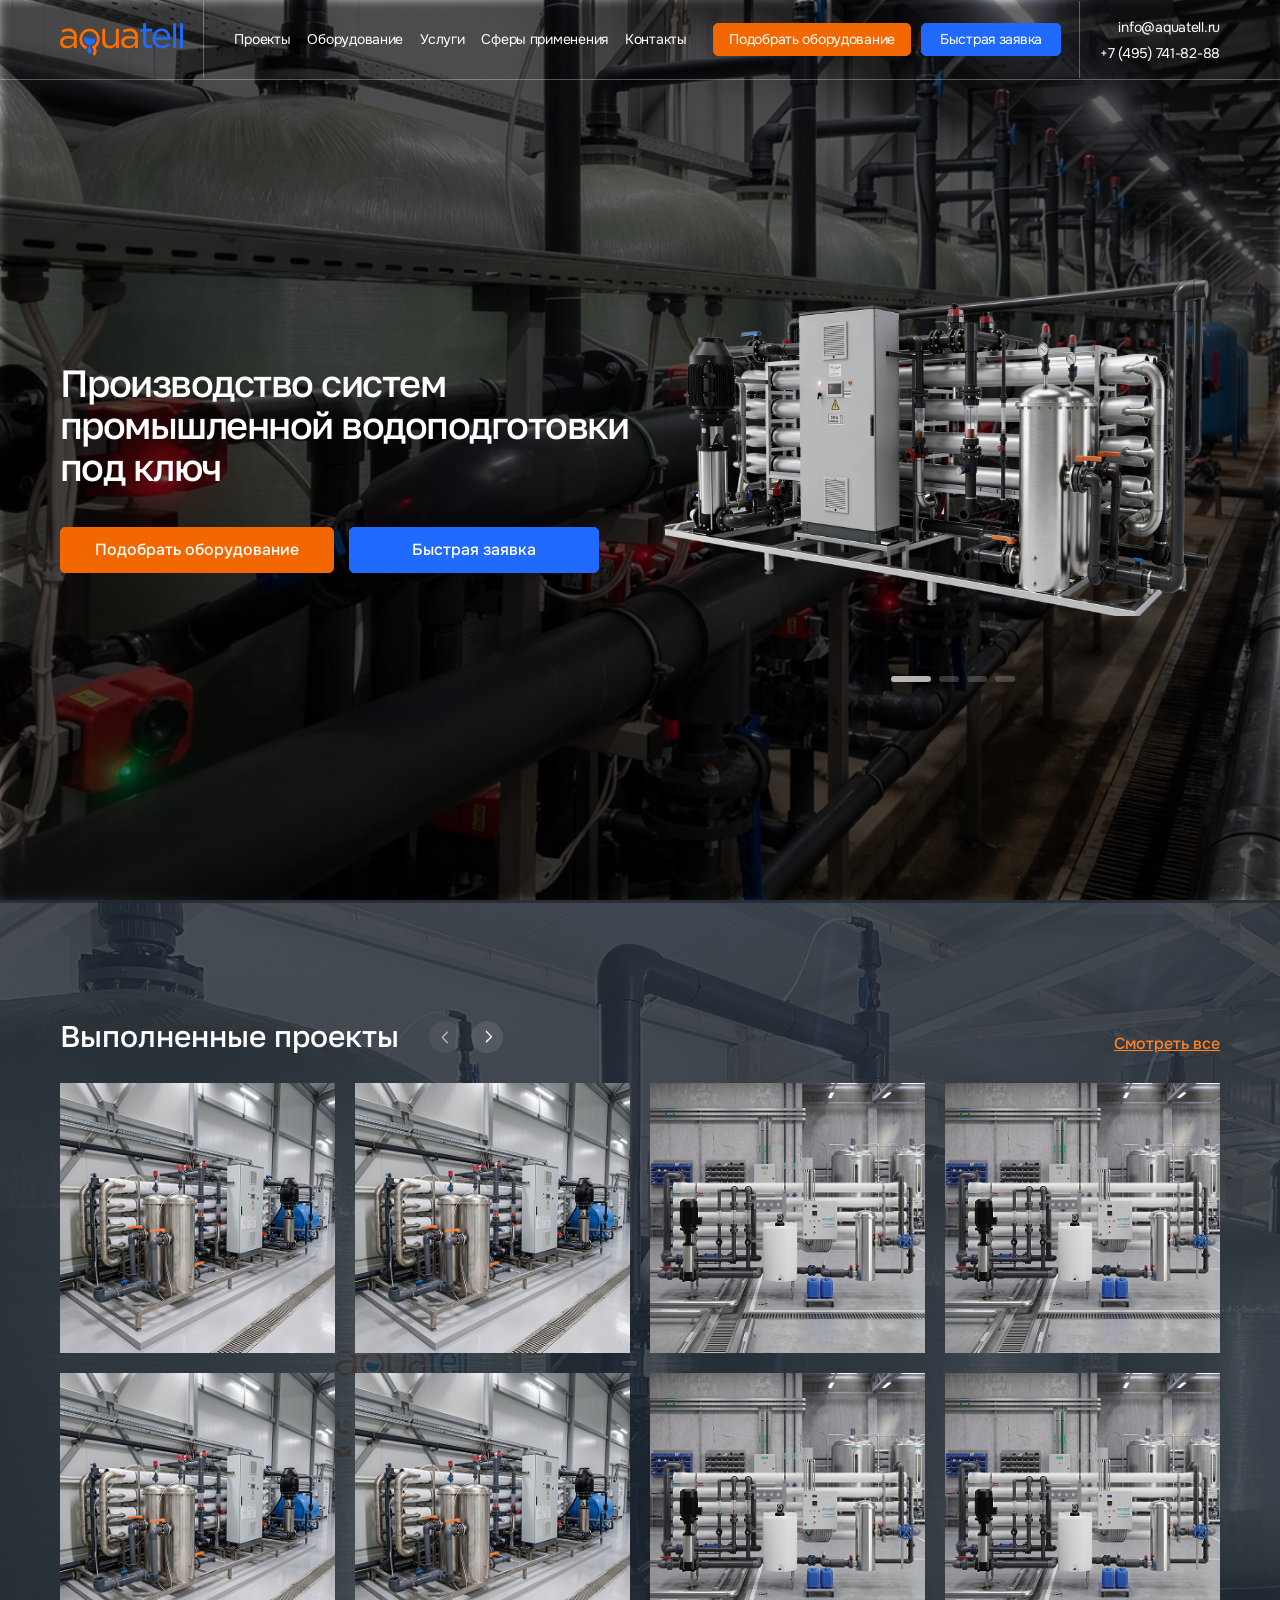
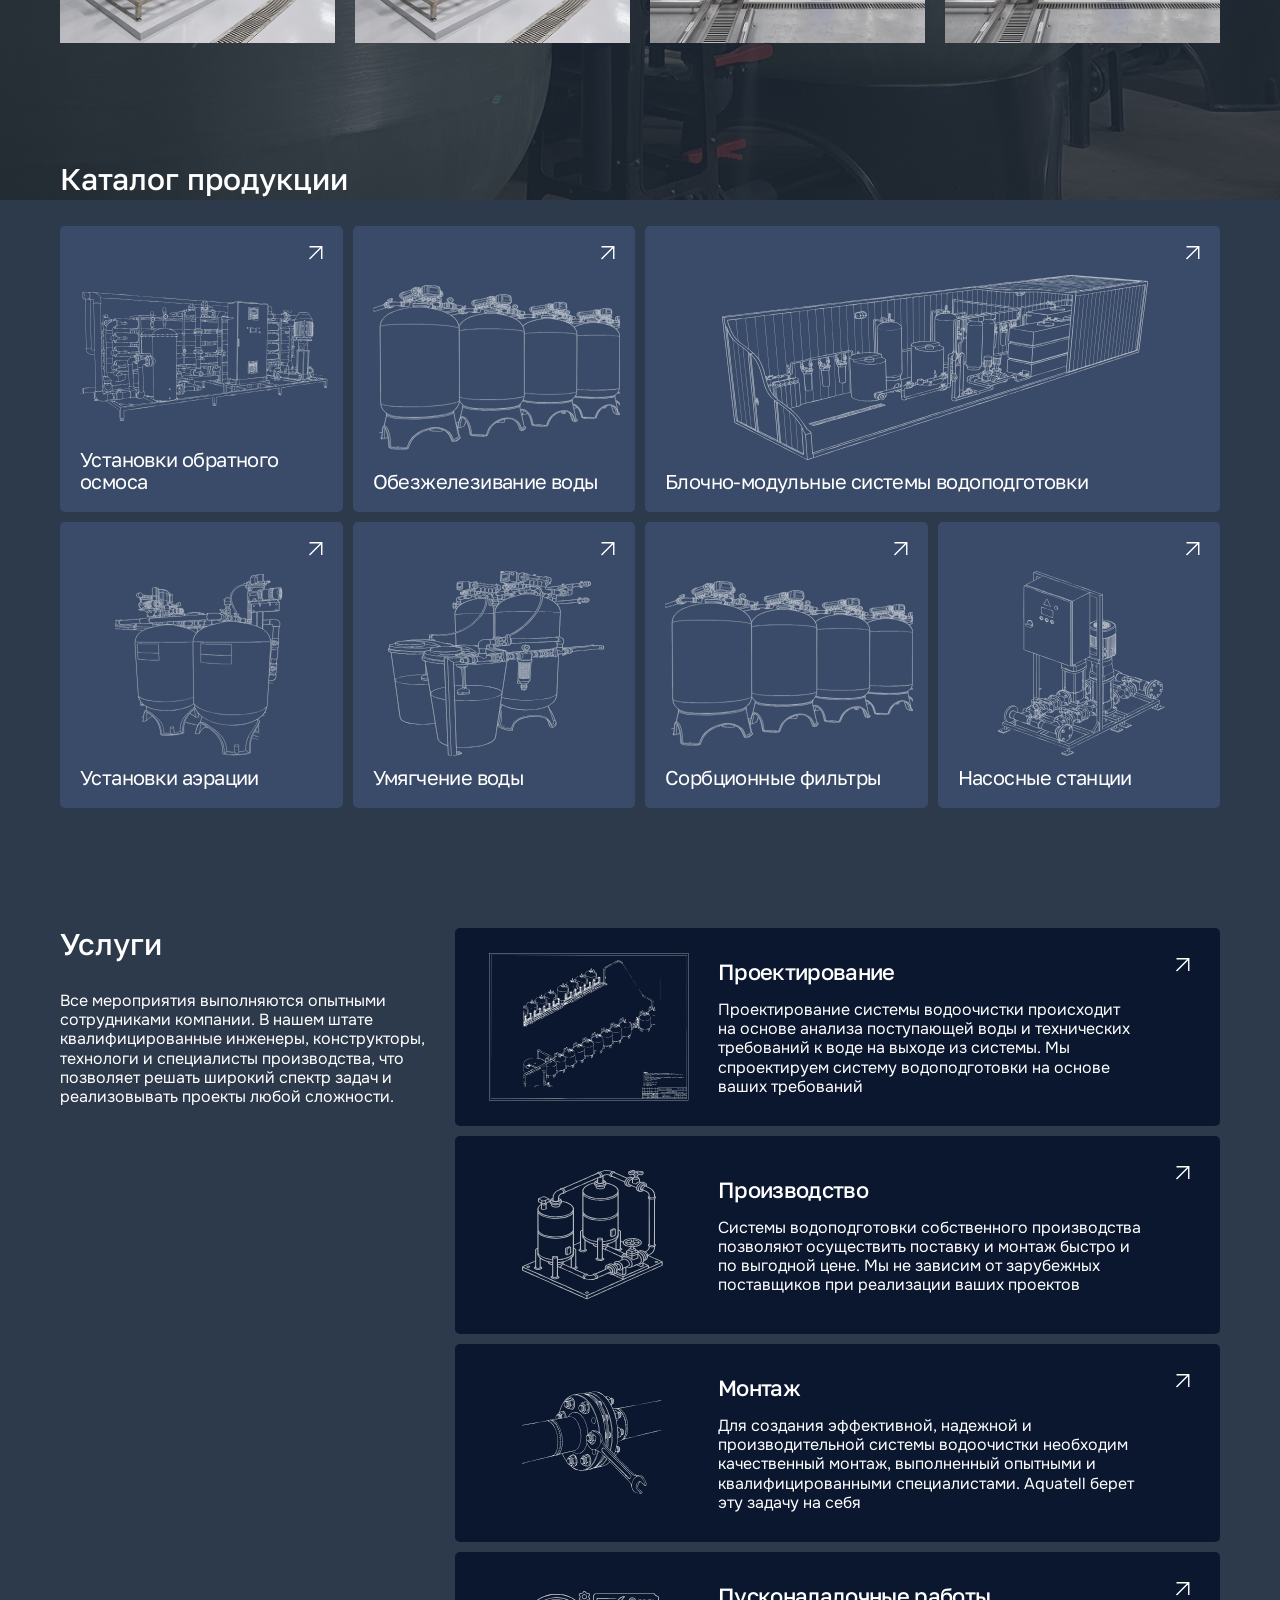
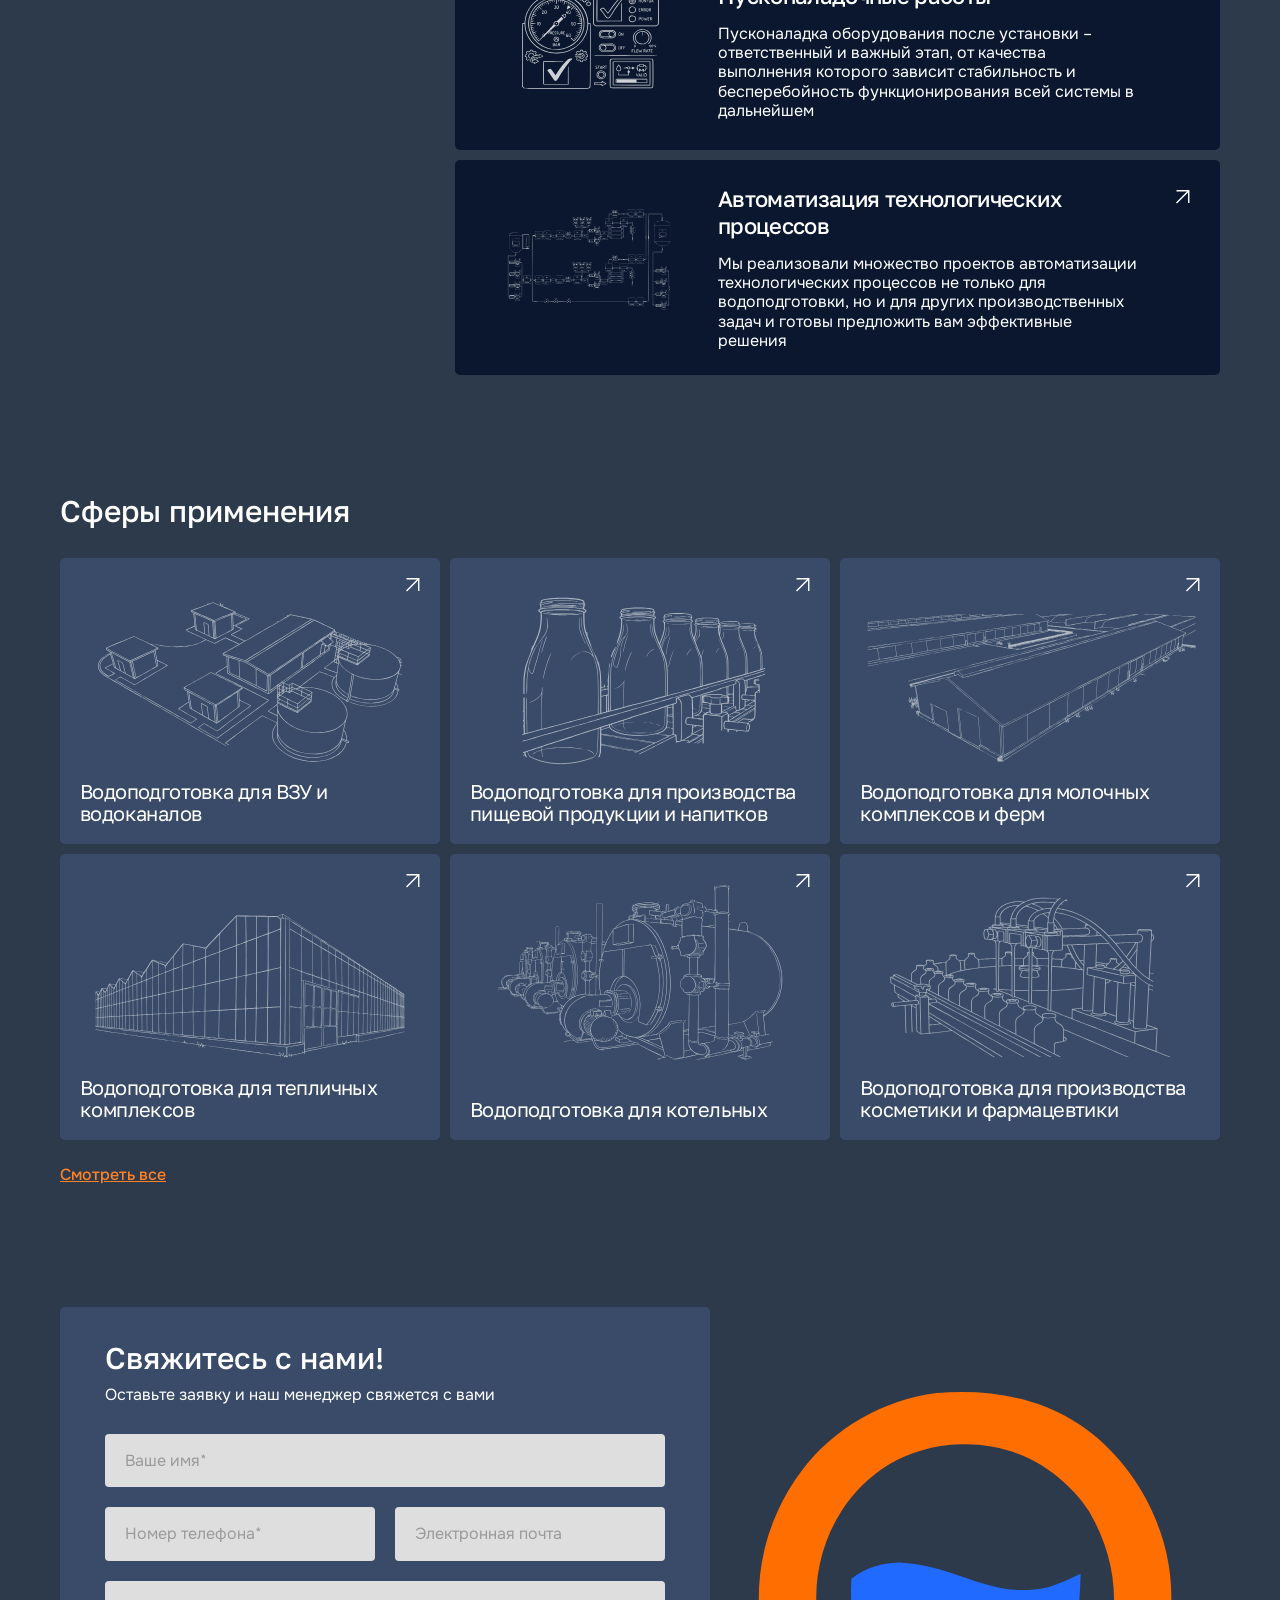
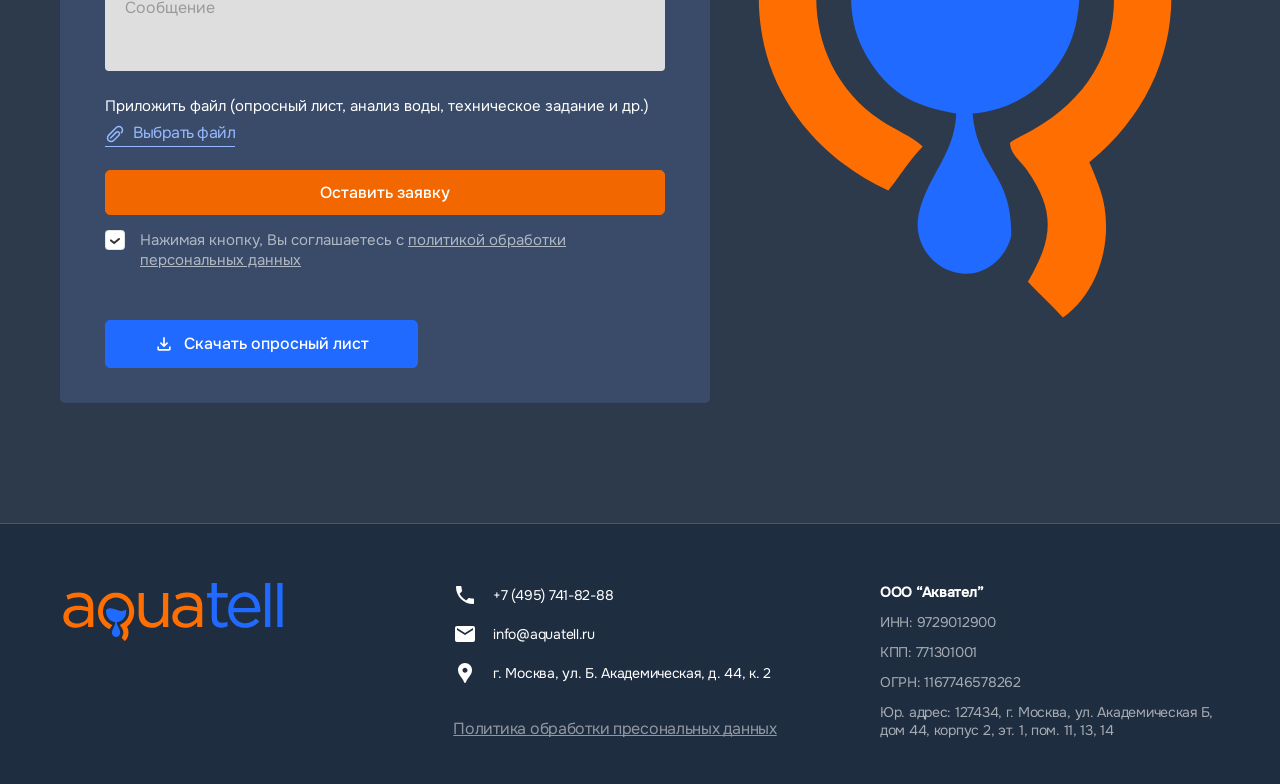
<file: index.html>
<!DOCTYPE html>
<html lang="ru">
  <head>
    <title>Aquatell</title>
    <meta charset="utf-8">
    <meta name="viewport" content="width=device-width, initial-scale=1.0">
    <meta http-equiv="X-UA-Compatible" content="ie=edge">
    <meta name="description" content="Aquatell - Производство систем промышленной водоподготовки">
    <meta name="apple-mobile-web-app-title" content="Aquatell">
    <meta name="theme-color" content="#00000003;">
    <meta name="msapplication-navbutton-color" content="#00000003;">
    <meta name="apple-mobile-web-app-status-bar-style" content="default">
    <link rel="icon" type="image/png" href="img/favicon/favicon-96x96.png" sizes="96x96">
    <link rel="icon" type="image/svg+xml" href="img/favicon/favicon.svg">
    <link rel="shortcut icon" href="img/favicon/favicon.ico">
    <link rel="apple-touch-icon" sizes="180x180" href="img/favicon/apple-touch-icon.png">
    <link rel="manifest" href="img/favicon/site.webmanifest" crossorigin="use-credentials">
    <meta property="og:title" content="Aquatell">
    <meta property="og:image" content="img/content/open-graph.png">
    <meta property="og:type" content="website">
    <meta property="og:url" content="https://test.ru/">
    <meta property="og:description" content="Aquatell — Производство систем промышленной водоподготовки">
    <meta property="og:image:width" content="1200">
    <meta property="og:image:height" content="630">
    <link rel="stylesheet" href="css/style.min.css">
  </head>
  <body>
    <div class="visually-hidden"><svg xmlns="http://www.w3.org/2000/svg" xmlns:xlink="http://www.w3.org/1999/xlink"><defs>
<clipPath id="clip0_566_2673">
<rect width="24" height="24" fill="CurrentColor"/>
</clipPath>

    <clipPath id="clip0_981_2372">
      <rect width="24" height="24" fill="CurrentColor"/>
    </clipPath>
  
<clipPath id="clip0_566_2663">
<rect width="24" height="24" fill="CurrentColor"/>
</clipPath>
</defs><symbol id="icon-arrow-right" viewBox="0 0 8 15"><g fill="none">
  <path d="M0.00180292 1.15557L1.1344 -0.00028038L7.3034 6.29913C7.40284 6.40006 7.48176 6.52009 7.53561 6.65231C7.58946 6.78452 7.61719 6.92631 7.61719 7.06951C7.61719 7.21272 7.58946 7.3545 7.53561 7.48672C7.48176 7.61893 7.40284 7.73896 7.3034 7.8399L1.1344 14.1426L0.00287008 12.9867L5.79291 7.07115L0.00180292 1.15557Z" fill="CurrentColor"/>
</g></symbol><symbol id="icon-arrow-top-right" viewBox="0 0 20 20"><g fill="none">
  <path d="M18.207 18.5V1H0.707031M18.207 1L0.707031 18.5" stroke="CurrentColor" stroke-width="2"/>
</g></symbol><symbol id="icon-attach" viewBox="0 0 20 20"><g fill="none">
<path d="M16.3383 8.73415L16.4525 8.62082C17.1237 7.94757 17.5006 7.03567 17.5006 6.08499C17.5006 5.13431 17.1237 4.22241 16.4525 3.54915C15.7796 2.87733 14.8675 2.5 13.9167 2.5C12.9658 2.5 12.0537 2.87733 11.3808 3.54915L3.54915 11.3808C2.87733 12.0537 2.5 12.9658 2.5 13.9167C2.5 14.8675 2.87733 15.7796 3.54915 16.4525C4.22241 17.1237 5.13431 17.5006 6.08499 17.5006C7.03567 17.5006 7.94757 17.1237 8.62082 16.4525L13.9133 11.1558C14.1861 10.8819 14.3716 10.5333 14.4466 10.1541C14.5216 9.77488 14.4827 9.38194 14.3348 9.02479C14.1869 8.66764 13.9366 8.36226 13.6154 8.14712C13.2942 7.93198 12.9166 7.81671 12.53 7.81582C12.0111 7.81613 11.5136 8.02233 11.1467 8.38915L5.59915 13.9358" stroke="CurrentColor" stroke-width="1.5" stroke-miterlimit="10" stroke-linecap="round" stroke-linejoin="round"/>
</g></symbol><symbol id="icon-breadcrumb" viewBox="0 0 6 9"><g fill="none">
  <path d="M0.5 0.5L4.5 4.5L0.5 8.5" stroke="CurrentColor" stroke-linecap="round"/>
</g></symbol><symbol id="icon-check" viewBox="0 0 10 7"><g fill="none">
<path d="M1 2.42857L4.13043 5L9 1" stroke="CurrentColor" stroke-width="2" stroke-linecap="round"/>
</g></symbol><symbol id="icon-cross" viewBox="0 0 30 30"><g fill="none">
  <path fill-rule="evenodd" clip-rule="evenodd" d="M6.83667 6.83667C7.01246 6.66111 7.25074 6.5625 7.49918 6.5625C7.74761 6.5625 7.98589 6.66111 8.16168 6.83667L23.1617 21.8367C23.2538 21.9225 23.3277 22.026 23.3789 22.141C23.4301 22.256 23.4577 22.3801 23.4599 22.506C23.4621 22.6319 23.439 22.7569 23.3918 22.8737C23.3447 22.9904 23.2745 23.0965 23.1855 23.1855C23.0965 23.2745 22.9904 23.3447 22.8737 23.3918C22.7569 23.439 22.6319 23.4621 22.506 23.4599C22.3801 23.4577 22.256 23.4301 22.141 23.3789C22.026 23.3277 21.9225 23.2538 21.8367 23.1617L6.83667 8.16168C6.66111 7.98589 6.5625 7.74761 6.5625 7.49918C6.5625 7.25074 6.66111 7.01246 6.83667 6.83667Z" fill="CurrentColor"/>
  <path fill-rule="evenodd" clip-rule="evenodd" d="M23.1626 6.83667C23.3381 7.01246 23.4367 7.25074 23.4367 7.49918C23.4367 7.74761 23.3381 7.98589 23.1626 8.16168L8.16255 23.1617C7.98483 23.3273 7.74978 23.4174 7.5069 23.4131C7.26402 23.4089 7.03229 23.3105 6.86052 23.1387C6.68876 22.9669 6.59037 22.7352 6.58608 22.4923C6.5818 22.2495 6.67195 22.0144 6.83755 21.8367L21.8376 6.83667C22.0133 6.66111 22.2516 6.5625 22.5001 6.5625C22.7485 6.5625 22.9868 6.66111 23.1626 6.83667Z" fill="CurrentColor"/>
</g></symbol><symbol id="icon-delete" viewBox="0 0 16 16"><g fill="none">
<path d="M12 4L4 12M4 4L12 12" stroke="#CE4242" stroke-width="2" stroke-linecap="round" stroke-linejoin="round"/>
</g></symbol><symbol id="icon-download" viewBox="0 0 24 24"><g fill="none">
<path d="M12 16L7 11L8.4 9.55L11 12.15V4H13V12.15L15.6 9.55L17 11L12 16ZM6 20C5.45 20 4.97917 19.8042 4.5875 19.4125C4.19583 19.0208 4 18.55 4 18V15H6V18H18V15H20V18C20 18.55 19.8042 19.0208 19.4125 19.4125C19.0208 19.8042 18.55 20 18 20H6Z" fill="CurrentColor"/>
</g></symbol><symbol id="icon-loc" viewBox="0 0 24 24"><g fill="none">
<g clip-path="url(#clip0_566_2673)">
<path d="M12 2C8.13 2 5 5.13 5 9C5 10.74 5.5 12.37 6.41 13.84C7.36 15.38 8.61 16.7 9.57 18.24C10.04 18.99 10.38 19.69 10.74 20.5C11 21.05 11.21 22 12 22C12.79 22 13 21.05 13.25 20.5C13.62 19.69 13.95 18.99 14.42 18.24C15.38 16.71 16.63 15.39 17.58 13.84C18.5 12.37 19 10.74 19 9C19 5.13 15.87 2 12 2ZM12 11.75C10.62 11.75 9.5 10.63 9.5 9.25C9.5 7.87 10.62 6.75 12 6.75C13.38 6.75 14.5 7.87 14.5 9.25C14.5 10.63 13.38 11.75 12 11.75Z" fill="CurrentColor"/>
</g>

</g></symbol><symbol id="icon-mail" viewBox="0 0 24 24"><g fill="none">
  <g clip-path="url(#clip0_981_2372)">
    <path d="M20 4H4C2.9 4 2.01 4.9 2.01 6L2 18C2 19.1 2.9 20 4 20H20C21.1 20 22 19.1 22 18V6C22 4.9 21.1 4 20 4ZM20 8L12 13L4 8V6L12 11L20 6V8Z" fill="CurrentColor"/>
  </g>
  
</g></symbol><symbol id="icon-max" viewBox="0 0 16 16"><g fill="none">
<path fill-rule="evenodd" clip-rule="evenodd" d="M8.17189 15.9543C6.60169 15.9543 5.87199 15.7241 4.60362 14.8032C3.80132 15.8392 1.26075 16.6489 1.14995 15.2637C1.14995 14.2239 0.92072 13.3452 0.660929 12.3859C0.351482 11.2041 0 9.888 0 7.98102C0 3.42646 3.72111 0 8.12987 0C12.5424 0 16 3.59529 16 8.02321C16.0148 12.3827 12.5125 15.9311 8.17189 15.9543ZM8.23685 3.93678C6.08977 3.82552 4.41641 5.31812 4.04583 7.6587C3.7402 9.59641 4.2827 11.9562 4.74497 12.079C4.96655 12.1327 5.52434 11.6799 5.87199 11.3307C6.44687 11.7296 7.11631 11.9691 7.81279 12.0252C10.0375 12.1327 11.9385 10.4317 12.0878 8.19974C12.1748 5.96306 10.4619 4.06863 8.23685 3.94063V3.93678Z" fill="CurrentColor"/>
</g></symbol><symbol id="icon-minus" viewBox="0 0 18 18"><g fill="none">
  <path d="M3.75 9H14.25" stroke="CurrentColor" stroke-linecap="round" stroke-linejoin="round"/>
</g></symbol><symbol id="icon-plus" viewBox="0 0 18 18"><g fill="none">
  <path d="M9 3.75V14.25" stroke="CurrentColor" stroke-linecap="round" stroke-linejoin="round"/>
  <path d="M3.75 9H14.25" stroke="CurrentColor" stroke-linecap="round" stroke-linejoin="round"/>
</g></symbol><symbol id="icon-tel" viewBox="0 0 24 24"><g fill="none">
<g clip-path="url(#clip0_566_2663)">
<path d="M6.62 10.79C8.06 13.62 10.38 15.93 13.21 17.38L15.41 15.18C15.68 14.91 16.08 14.82 16.43 14.94C17.55 15.31 18.76 15.51 20 15.51C20.55 15.51 21 15.96 21 16.51V20C21 20.55 20.55 21 20 21C10.61 21 3 13.39 3 4C3 3.45 3.45 3 4 3H7.5C8.05 3 8.5 3.45 8.5 4C8.5 5.25 8.7 6.45 9.07 7.57C9.18 7.92 9.1 8.31 8.82 8.59L6.62 10.79Z" fill="CurrentColor"/>
</g>

</g></symbol><symbol id="icon-tg" viewBox="0 0 26 26"><g fill="none">
<path d="M21.1821 3.24611C20.9213 3.26545 20.6653 3.32663 20.424 3.42729H20.4207C20.1892 3.51911 19.0882 3.98223 17.4145 4.68423L11.4166 7.21029C7.11281 9.02217 2.88213 10.8064 2.88213 10.8064L2.9325 10.7869C2.9325 10.7869 2.64081 10.8828 2.33613 11.0916C2.14746 11.2108 1.98539 11.3677 1.86 11.5523C1.7105 11.7717 1.59025 12.1072 1.63494 12.4542C1.70806 13.0408 2.08831 13.3926 2.36131 13.5868C2.63756 13.7834 2.90081 13.8752 2.90081 13.8752H2.90731L6.87475 15.2118C7.05269 15.783 8.08375 19.1727 8.33156 19.9535C8.47781 20.4199 8.62 20.7116 8.79794 20.9342C8.88298 21.048 8.98562 21.143 9.10587 21.2194C9.16833 21.257 9.23556 21.2859 9.30575 21.3055L9.26512 21.2958C9.27731 21.299 9.28706 21.3088 9.296 21.312C9.3285 21.321 9.35044 21.3242 9.39187 21.3307C10.0199 21.5209 10.5245 21.1309 10.5245 21.1309L10.5529 21.1081L12.8954 18.9753L16.8214 21.9872L16.9107 22.0254C17.7289 22.3845 18.5577 22.1847 18.9956 21.832C19.4368 21.477 19.6082 21.0228 19.6082 21.0228L19.6367 20.9497L22.6706 5.40736C22.7567 5.02386 22.7786 4.66473 22.6836 4.31617C22.586 3.96315 22.3596 3.65959 22.049 3.46548C21.7886 3.30704 21.4865 3.23061 21.1821 3.24611ZM21.1 4.91173C21.0967 4.96292 21.1065 4.95723 21.0837 5.05554V5.06448L18.0783 20.4451C18.0653 20.467 18.0434 20.515 17.9832 20.5629C17.9199 20.6133 17.8695 20.645 17.6054 20.5402L12.8036 16.8587L9.90294 19.5026L10.5123 15.6107L18.3578 8.29823C18.6812 7.99761 18.5731 7.93423 18.5731 7.93423C18.5959 7.56536 18.0848 7.82617 18.0848 7.82617L8.19181 13.9549L8.18856 13.9386L3.44681 12.342V12.3388L3.43463 12.3364L3.459 12.3266L3.485 12.3136L3.51019 12.3047C3.51019 12.3047 7.74412 10.5204 12.0479 8.70854C14.2027 7.80098 16.3737 6.88692 18.0434 6.18167C19.0336 5.76486 20.0249 5.35048 21.0171 4.93854C21.0837 4.91254 21.0521 4.91173 21.1 4.91173Z" fill="CurrentColor"/>
</g></symbol><symbol id="icon-update" viewBox="0 0 20 20"><g fill="none">
<path d="M17 8.06603V3.82604L15.3013 5.52604C14.2598 4.312 12.8342 3.49172 11.2618 3.2018C9.68938 2.91189 8.06521 3.16985 6.65978 3.93272C5.25434 4.69559 4.15248 5.91732 3.53771 7.39441C2.92295 8.87151 2.8324 10.5148 3.28114 12.0506C3.72988 13.5864 4.69082 14.922 6.00392 15.8349C7.31701 16.7478 8.90299 17.1829 10.4977 17.0678C12.0924 16.9527 13.5996 16.2943 14.7681 15.2022C15.9367 14.1101 16.6962 12.6504 16.9201 11.066H15.5112C15.29 12.3308 14.6435 13.4818 13.6789 14.3284C12.7143 15.1749 11.4895 15.6661 10.2077 15.7203C8.92592 15.7746 7.66408 15.3888 6.63146 14.6269C5.59883 13.8649 4.85746 12.7726 4.53029 11.5311C4.20312 10.2896 4.3098 8.97349 4.83264 7.80099C5.35548 6.62849 6.26308 5.67006 7.40491 5.08465C8.54675 4.49923 9.85423 4.322 11.1105 4.58235C12.3668 4.84269 13.4965 5.52497 14.3121 6.51603L12.7633 8.06603H17Z" fill="CurrentColor"/>
</g></symbol><symbol id="logo-xl" viewBox="0 0 492 626"><g fill="none">
<path d="M211.509 1.33591C297.919 -6.02332 376.091 16.4166 431.369 83.7523C524.327 196.985 506.338 349.351 393.322 440.525C398.068 451.453 402.365 461.837 406.236 473.09C423.88 524.379 408.321 592.644 361.981 625.441C349.715 611.939 333.392 596.776 320.258 582.876C348.955 534.083 354.72 500.567 319.31 450.179C311.908 439.645 299.008 430.331 299.004 417.476C305.122 412.671 318.485 406.235 325.901 402.151C427.397 346.255 447.846 236.392 393.189 142.346C384.172 128.499 375.785 118.942 363.417 107.624C330.331 76.8516 285.796 60.4565 240.025 62.2014C66.0344 67.4062 6.35844 297.494 145.529 391.048C160.74 401.272 182.084 409.918 195.105 421.783C176.468 441.75 170.271 453.986 154.139 474.376C74.9509 437.529 15.5594 368.942 2.88843 283.048C-7.44944 215.741 10.2049 147.204 51.9581 92.5589C90.3999 42.6036 147.885 9.73471 211.509 1.33591Z" fill="#FF6E00"/>
<path d="M166.87 202.779C237.174 206.089 275.657 247.328 342.779 232.564C354.229 230.046 371.622 221.245 383.051 216.211C381.387 262.453 379.835 296.914 348.134 335.049C324.748 363.181 291.511 379.234 254.385 382.7C260.26 449.675 301.624 452.778 300.408 528.22C295.226 552.862 270.904 575.632 243.4 573.299C207.681 570.272 182.279 536.493 190.538 501.307C201.431 454.899 232.358 433.379 235.094 382.673C189.089 374.394 159.699 362.05 133.431 322.427C112.009 290.117 107.869 260.111 110.244 222.324C127.905 208.147 144.927 203.996 166.87 202.779Z" fill="#216AFF"/>
</g></symbol><symbol id="logo" viewBox="0 0 155 41"><g fill="none">
  <path fill-rule="evenodd" clip-rule="evenodd" d="M10.7679 6.70391C13.6595 6.69129 16.5956 7.30012 18.6946 9.44911C21.6689 12.4942 21.1608 17.0765 21.1604 20.9896L21.1704 31.1564C19.9845 31.1922 18.6939 31.1684 17.4996 31.1676L17.5176 27.8272C14.3684 31.269 10.3062 32.3941 5.79031 31.2415C3.51599 30.6609 1.89294 29.3942 0.73085 27.3254C-0.026349 25.6341 -0.228202 23.6874 0.281376 21.9089C2.33406 14.7456 12.3624 15.765 17.5629 17.1652C17.494 16.3115 17.401 15.2265 17.2049 14.4305C15.846 8.9132 8.49902 9.64601 4.5356 11.3051C4.07466 11.4981 3.5797 11.6468 3.10107 11.7692C2.83565 10.787 2.44782 9.72539 2.15963 8.7039C5.4502 7.40207 6.66914 6.97882 10.2364 6.73143C10.413 6.71355 10.5905 6.70438 10.7679 6.70391ZM17.4913 20.1907C15.6082 19.4629 11.8127 18.9144 9.82666 19.158C6.87077 19.365 3.50784 20.671 3.7983 24.3268C3.88648 25.4529 4.4164 26.4959 5.26901 27.2209C6.90711 28.622 9.61569 28.9116 11.6452 28.4685C13.6818 28.0102 15.4236 27.1619 16.6218 25.3312C17.6606 23.7443 17.511 22.0164 17.4913 20.1907Z" fill="#FF6E00"/>
  <path fill-rule="evenodd" clip-rule="evenodd" d="M87.6775 6.71295C90.5322 6.70731 93.574 7.2928 95.6929 9.38802C98.7555 12.4166 98.1665 16.895 98.1656 20.8694L98.1722 31.17L94.6477 31.1674L94.6063 27.7793C93.6899 28.7215 92.8449 29.5346 91.7083 30.2099C88.0774 32.3667 82.6541 32.1951 79.3732 29.4194C78.6761 28.8294 78.2339 28.1139 77.7785 27.3323C77.0672 25.8313 76.8593 24.1347 77.1867 22.5021C78.5181 15.592 87.4159 15.5555 92.6802 16.718C93.3379 16.8631 93.9965 16.9963 94.6561 17.1309C94.4011 9.983 89.0681 9.26949 83.3268 10.7133C82.2871 10.9748 81.27 11.4329 80.2454 11.7715C79.8117 10.844 79.4721 9.7675 79.1381 8.79042C82.2854 7.42614 83.8848 6.94908 87.3398 6.73161C87.4517 6.71966 87.5646 6.71342 87.6775 6.71295ZM94.6345 20.2267C92.7687 19.4981 88.7323 18.8671 86.7697 19.1565C84.9227 19.3315 83.0024 19.7681 81.7483 21.3011C81.0323 22.166 80.6915 23.2883 80.8025 24.4128C81.1469 28.1965 85.7752 29.109 88.7841 28.4403C90.8089 27.9552 92.6381 27.0169 93.7625 25.1761C94.7946 23.4869 94.5978 22.109 94.6345 20.2267Z" fill="#FF6E00"/>
  <path fill-rule="evenodd" clip-rule="evenodd" d="M127.124 6.62587C130.199 6.38929 133.081 7.25371 135.372 9.37919C138.044 11.8574 139.111 15.5433 139.267 19.1199C139.286 19.5528 139.301 20.1686 138.988 20.5046C138.716 20.7958 122.098 20.6203 120.146 20.6773C120.467 22.2142 120.786 23.3856 121.629 24.7389C122.759 26.5201 124.537 27.7744 126.575 28.2276C129.356 28.8606 131.873 28.2101 134.234 26.6933C134.904 26.1808 135.442 25.6627 136.054 25.0864C136.919 25.7642 137.545 26.4957 138.548 27.0792L138.529 27.1026C134.407 32.3004 126.016 33.3018 120.902 29.0735C118.447 27.0021 116.901 24.026 116.601 20.7977C115.903 13.7497 119.822 7.35956 127.072 6.63304C127.093 6.62931 127.1 6.62779 127.124 6.62587ZM135.412 17.5854C135.079 12.8996 131.942 9.39598 127.143 9.77376C123.748 10.3513 121.536 12.584 120.583 15.9704C120.43 16.5154 120.384 16.8806 120.186 17.4325L120.254 17.5369C120.894 17.6706 122.5 17.6239 123.226 17.6233L128.465 17.6163C130.718 17.6169 133.179 17.6605 135.412 17.5854Z" fill="#216AFF"/>
  <path d="M35.5156 6.91129C40.0282 6.50932 44.1107 7.735 46.9975 11.4129C51.8521 17.5977 50.9126 25.92 45.0105 30.8999C45.2584 31.4968 45.4828 32.0639 45.685 32.6786C46.6064 35.48 45.7938 39.2086 43.3738 41C42.7332 40.2625 41.8808 39.4343 41.1949 38.6751C42.6935 36.01 42.9946 34.1793 41.1454 31.4272C40.7588 30.8518 40.0851 30.3431 40.0849 29.6409C40.4044 29.3785 41.1023 29.027 41.4895 28.8039C46.79 25.7509 47.858 19.7501 45.0036 14.6133C44.5327 13.857 44.0947 13.3349 43.4488 12.7168C41.7209 11.036 39.3951 10.1405 37.0048 10.2358C27.9184 10.5201 24.8018 23.0875 32.0698 28.1974C32.8642 28.7559 33.9789 29.2281 34.6589 29.8762C33.6856 30.9668 33.362 31.6351 32.5195 32.7488C28.384 30.7362 25.2824 26.99 24.6206 22.2985C24.0808 18.6221 25.0027 14.8786 27.1832 11.8939C29.1908 9.16533 32.1929 7.37003 35.5156 6.91129Z" fill="#FF6E00"/>
  <path d="M53.2415 7.10753C54.4629 7.05935 55.6858 7.05772 56.9074 7.10265L56.9025 7.41189C56.8701 10.5038 56.8605 13.5958 56.8736 16.6879C56.8702 20.6939 56.1816 26.7252 61.3474 28.0216C63.728 28.6191 66.517 28.17 68.316 26.3528C69.2425 25.4136 69.898 24.2346 70.2115 22.9436C70.5891 21.3786 70.4566 18.0687 70.4552 16.3357L70.4621 7.08956C71.5263 7.07111 73.1804 7.01977 74.2 7.12665C74.2263 9.32774 74.1065 11.8143 74.1104 14.0992L74.1045 23.6555C74.1043 26.2015 74.0575 28.5588 74.2489 31.1011C73.2146 31.2292 71.534 31.1677 70.4619 31.154C70.4599 29.9027 70.4891 28.5896 70.3492 27.3521C68.2562 30.3836 66.0428 31.5775 62.3705 31.6623C58.0265 31.7627 54.3673 29.2075 53.4672 24.7867C53.0573 22.7739 53.2309 19.972 53.2319 17.8507L53.2415 7.10753Z" fill="#FF6E00"/>
  <path d="M104.754 0.0698612C105.778 -0.0364749 107.48 0.00953347 108.56 0.0119711L108.552 7.0649L116.171 7.09071L116.124 10.3335L108.567 10.3255L108.549 20.0708C108.549 21.4721 108.508 22.8936 108.551 24.2927C108.704 29.1917 112.837 28.3794 116.037 27.5475L116.029 30.5979L114.592 31.1813C112.918 31.6437 111.797 31.7922 110.052 31.5058C104.127 30.1349 104.87 25.3883 104.872 20.4593L104.886 10.3421C103.792 10.3318 102.697 10.3362 101.602 10.3553C101.563 9.28386 101.589 8.14948 101.597 7.07302L104.734 7.07513C104.788 4.80492 104.749 2.35374 104.754 0.0698612Z" fill="#216AFF"/>
  <path d="M33.1843 17.9142C36.8559 18.0949 38.8656 20.3474 42.371 19.541C42.9689 19.4035 43.8773 18.9227 44.4742 18.6478C44.3872 21.1735 44.3062 23.0558 42.6506 25.1388C41.4293 26.6753 39.6936 27.5522 37.7547 27.7414C38.0615 31.3996 40.2217 31.5691 40.1582 35.6898C39.8876 37.0357 38.6174 38.2795 37.181 38.152C35.3156 37.9867 33.9891 36.1416 34.4204 34.2198C34.9892 31.685 36.6044 30.5096 36.7473 27.74C34.3447 27.2878 32.8099 26.6136 31.4381 24.4494C30.3193 22.6846 30.1031 21.0456 30.2271 18.9817C31.1495 18.2073 32.0384 17.9806 33.1843 17.9142Z" fill="#216AFF"/>
  <path d="M142.58 0.029939C143.785 0.000668916 145.079 0.0254177 146.29 0.0273391L146.277 21.1819L146.286 27.4845C146.288 28.6025 146.332 30.066 146.258 31.1616C145.023 31.1707 143.787 31.1659 142.551 31.1473C142.607 26.8958 142.623 22.6439 142.598 18.3922L142.58 0.029939Z" fill="#216AFF"/>
  <path d="M151.281 0.0243482C152.493 0.00580341 153.75 0.0227614 154.966 0.0226945L154.961 19.5091C154.96 23.3622 154.91 27.3318 155 31.1689L151.264 31.1712L151.281 0.0243482Z" fill="#216AFF"/>
</g></symbol></svg>
    </div>
    <div class="wrapper">
      <header class="header" data-header data-media="(min-width: 1200px)">
        <div class="container">
          <div class="header__wrapper"><span class="header__logo">
              <svg width="155" height="41" aria-hidden="true">
                <use xlink:href="#logo"></use>
              </svg></span>
            <div class="header__main">
              <nav class="main-nav">
                <div class="container">
                  <ul class="main-nav__list list-reset">
                    <li class="main-nav__item"><a class="main-nav__link" href="#">Проекты</a></li>
                    <li class="main-nav__item"><a class="main-nav__link" href="#">Оборудование</a></li>
                    <li class="main-nav__item"><a class="main-nav__link" href="#">Услуги</a></li>
                    <li class="main-nav__item"><a class="main-nav__link" href="#">Сферы применения</a></li>
                    <li class="main-nav__item"><a class="main-nav__link" href="#">Контакты</a></li>
                  </ul>
                </div>
              </nav>
              <div class="header__burger-footer">
                <div class="container">
                  <div class="header__inner"><a class="header__tel" href="tel:+74957418288">+7 (495) 741-82-88</a><a class="header__email" href="mailto:info@aquatell.ru">info@aquatell.ru</a></div>
                  <div class="header__actions">
                    <a class="btn btn--size-xs header__btn" href="#" data-open-modal="questionnaire">Подобрать оборудование
                    </a>
                    <button class="btn btn--size-xs btn--color-blue header__btn" type="button" data-open-modal="modal-quick-feedback">Быстрая заявка
                    </button>
                  </div>
                </div>
              </div>
            </div>
            <div class="header__inner"><a class="header__email" href="mailto:info@aquatell.ru">info@aquatell.ru</a><a class="header__tel" href="tel:+74957418288">+7 (495) 741-82-88</a></div>
            <button class="btn-reset header__toggle" type="button" data-toggle-menu><span class="burger"><span class="burger__span"></span></span></button>
          </div>
        </div>
      </header>
      <main>
        <section class="intro" data-scroll-section>
          <div class="intro__bg"> <img src="img/content/intro/img-bg.png" width="1920" height="987">
          </div>
          <div class="container">
            <div class="intro__wrapper" data-intro-container>
              <div class="intro__content">
                <div class="intro__inner">
                  <h1 class="intro__title">Производство систем промышленной водоподготовки под ключ</h1>
                  <div class="intro__actions"> 
                    <button class="btn intro__btn" type="button" data-open-modal="questionnaire">Подобрать оборудование
                    </button>
                    <button class="btn btn--color-blue intro__btn" type="button" data-open-modal="modal-quick-feedback">Быстрая заявка
                    </button>
                  </div>
                </div>
                <div class="intro__slider swiper swiper-fade" data-intro-swiper>
                  <div class="swiper-wrapper">
                    <div class="swiper-slide">
                      <div class="intro__slider-img"><img src="img/content/intro/img-01.png" width="1642" height="994">
                      </div>
                    </div>
                    <div class="swiper-slide">
                      <div class="intro__slider-img"><img src="img/content/intro/img-02.png" width="1616" height="1090">
                      </div>
                    </div>
                    <div class="swiper-slide">
                      <div class="intro__slider-img"><img src="img/content/intro/img-03.png" width="758" height="445">
                      </div>
                    </div>
                    <div class="swiper-slide">
                      <div class="intro__slider-img"><img src="img/content/intro/img-04.png" width="1640" height="984">
                      </div>
                    </div>
                  </div>
                  <div class="intro__pagination" data-intro-pagination></div>
                </div>
              </div>
            </div>
          </div>
        </section>
        <div class="sticky">
          <div class="sticky-bg"><img src="img/content/img-bg.png" width="1920" height="982">
          </div>
          <div class="sticky-content">
            <section class="completed-projects" data-completed-projects-container>
              <div class="container"> 
                <div class="completed-projects__top"> 
                  <h2 class="completed-projects__title">Выполненные проекты</h2>
                  <div class="completed-projects__buttons">
                    <button class="btn-reset completed-projects__btn completed-projects__btn--prev" type="button" data-btn-prev>
                      <svg width="8" height="15" aria-hidden="true">
                        <use xlink:href="#icon-arrow-right"></use>
                      </svg>
                    </button>
                    <button class="btn-reset completed-projects__btn" type="button" data-btn-next>
                      <svg width="8" height="15" aria-hidden="true">
                        <use xlink:href="#icon-arrow-right"></use>
                      </svg>
                    </button>
                  </div><a class="completed-projects__link completed-projects__link--desktop" href="#">Смотреть все</a>
                </div>
                <div class="completed-projects__list swiper" data-completed-projects-swiper>
                  <div class="swiper-wrapper">
                    <div class="completed-projects__grid swiper-slide">
                      <div class="completed-projects__item">
                        <div class="completed-projects-card">
                          <div class="completed-projects-card__img"><img src="img/content/completed-projects/img-01.png" width="310" height="320">
                          </div><a class="completed-projects-card__link" href="#"></a>
                          <div class="completed-projects-card__info"> 
                            <h3 class="completed-projects-card__title">Парк-отель</h3>
                            <p class="completed-projects-card__text">Станция биологической очистки сточных вод производительностью 200 м3/сутки</p>
                          </div>
                        </div>
                      </div>
                      <div class="completed-projects__item">
                        <div class="completed-projects-card">
                          <div class="completed-projects-card__img"><img src="img/content/completed-projects/img-01.png" width="310" height="320">
                          </div><a class="completed-projects-card__link" href="#"></a>
                          <div class="completed-projects-card__info"> 
                            <h3 class="completed-projects-card__title">Парк-отель</h3>
                            <p class="completed-projects-card__text">Станция биологической очистки сточных вод производительностью 200 м3/сутки</p>
                          </div>
                        </div>
                      </div>
                    </div>
                    <div class="completed-projects__grid swiper-slide">
                      <div class="completed-projects__item">
                        <div class="completed-projects-card">
                          <div class="completed-projects-card__img"><img src="img/content/completed-projects/img-01.png" width="310" height="320">
                          </div><a class="completed-projects-card__link" href="#"></a>
                          <div class="completed-projects-card__info"> 
                            <h3 class="completed-projects-card__title">Парк-отель</h3>
                            <p class="completed-projects-card__text">Станция биологической очистки сточных вод производительностью 200 м3/сутки</p>
                          </div>
                        </div>
                      </div>
                      <div class="completed-projects__item">
                        <div class="completed-projects-card">
                          <div class="completed-projects-card__img"><img src="img/content/completed-projects/img-01.png" width="310" height="320">
                          </div><a class="completed-projects-card__link" href="#"></a>
                          <div class="completed-projects-card__info"> 
                            <h3 class="completed-projects-card__title">Парк-отель</h3>
                            <p class="completed-projects-card__text">Станция биологической очистки сточных вод производительностью 200 м3/сутки</p>
                          </div>
                        </div>
                      </div>
                    </div>
                    <div class="completed-projects__grid swiper-slide">
                      <div class="completed-projects__item">
                        <div class="completed-projects-card">
                          <div class="completed-projects-card__img"><img src="img/content/completed-projects/img-02.png" width="310" height="320">
                          </div><a class="completed-projects-card__link" href="#"></a>
                          <div class="completed-projects-card__info"> 
                            <h3 class="completed-projects-card__title"></h3>
                            <p class="completed-projects-card__text"></p>
                          </div>
                        </div>
                      </div>
                      <div class="completed-projects__item">
                        <div class="completed-projects-card">
                          <div class="completed-projects-card__img"><img src="img/content/completed-projects/img-02.png" width="310" height="320">
                          </div><a class="completed-projects-card__link" href="#"></a>
                          <div class="completed-projects-card__info"> 
                            <h3 class="completed-projects-card__title"></h3>
                            <p class="completed-projects-card__text"></p>
                          </div>
                        </div>
                      </div>
                    </div>
                    <div class="completed-projects__grid swiper-slide">
                      <div class="completed-projects__item">
                        <div class="completed-projects-card">
                          <div class="completed-projects-card__img"><img src="img/content/completed-projects/img-02.png" width="310" height="320">
                          </div><a class="completed-projects-card__link" href="#"></a>
                          <div class="completed-projects-card__info"> 
                            <h3 class="completed-projects-card__title"></h3>
                            <p class="completed-projects-card__text"></p>
                          </div>
                        </div>
                      </div>
                      <div class="completed-projects__item">
                        <div class="completed-projects-card">
                          <div class="completed-projects-card__img"><img src="img/content/completed-projects/img-02.png" width="310" height="320">
                          </div><a class="completed-projects-card__link" href="#"></a>
                          <div class="completed-projects-card__info"> 
                            <h3 class="completed-projects-card__title"></h3>
                            <p class="completed-projects-card__text"></p>
                          </div>
                        </div>
                      </div>
                    </div>
                    <div class="completed-projects__grid swiper-slide">
                      <div class="completed-projects__item">
                        <div class="completed-projects-card">
                          <div class="completed-projects-card__img"><img src="img/content/completed-projects/img-01.png" width="310" height="320">
                          </div><a class="completed-projects-card__link" href="#"></a>
                          <div class="completed-projects-card__info"> 
                            <h3 class="completed-projects-card__title"></h3>
                            <p class="completed-projects-card__text"></p>
                          </div>
                        </div>
                      </div>
                      <div class="completed-projects__item">
                        <div class="completed-projects-card">
                          <div class="completed-projects-card__img"><img src="img/content/completed-projects/img-01.png" width="310" height="320">
                          </div><a class="completed-projects-card__link" href="#"></a>
                          <div class="completed-projects-card__info"> 
                            <h3 class="completed-projects-card__title"></h3>
                            <p class="completed-projects-card__text"></p>
                          </div>
                        </div>
                      </div>
                    </div>
                    <div class="completed-projects__grid swiper-slide">
                      <div class="completed-projects__item">
                        <div class="completed-projects-card">
                          <div class="completed-projects-card__img"><img src="img/content/completed-projects/img-01.png" width="310" height="320">
                          </div><a class="completed-projects-card__link" href="#"></a>
                          <div class="completed-projects-card__info"> 
                            <h3 class="completed-projects-card__title"></h3>
                            <p class="completed-projects-card__text"></p>
                          </div>
                        </div>
                      </div>
                      <div class="completed-projects__item">
                        <div class="completed-projects-card">
                          <div class="completed-projects-card__img"><img src="img/content/completed-projects/img-01.png" width="310" height="320">
                          </div><a class="completed-projects-card__link" href="#"></a>
                          <div class="completed-projects-card__info"> 
                            <h3 class="completed-projects-card__title"></h3>
                            <p class="completed-projects-card__text"></p>
                          </div>
                        </div>
                      </div>
                    </div>
                    <div class="completed-projects__grid swiper-slide">
                      <div class="completed-projects__item">
                        <div class="completed-projects-card">
                          <div class="completed-projects-card__img"><img src="img/content/completed-projects/img-02.png" width="310" height="320">
                          </div><a class="completed-projects-card__link" href="#"></a>
                          <div class="completed-projects-card__info"> 
                            <h3 class="completed-projects-card__title"></h3>
                            <p class="completed-projects-card__text"></p>
                          </div>
                        </div>
                      </div>
                      <div class="completed-projects__item">
                        <div class="completed-projects-card">
                          <div class="completed-projects-card__img"><img src="img/content/completed-projects/img-02.png" width="310" height="320">
                          </div><a class="completed-projects-card__link" href="#"></a>
                          <div class="completed-projects-card__info"> 
                            <h3 class="completed-projects-card__title"></h3>
                            <p class="completed-projects-card__text"></p>
                          </div>
                        </div>
                      </div>
                    </div>
                    <div class="completed-projects__grid swiper-slide">
                      <div class="completed-projects__item">
                        <div class="completed-projects-card">
                          <div class="completed-projects-card__img"><img src="img/content/completed-projects/img-02.png" width="310" height="320">
                          </div><a class="completed-projects-card__link" href="#"></a>
                          <div class="completed-projects-card__info"> 
                            <h3 class="completed-projects-card__title"></h3>
                            <p class="completed-projects-card__text"></p>
                          </div>
                        </div>
                      </div>
                    </div>
                  </div>
                </div><a class="completed-projects__link completed-projects__link--mobile" href="#">Смотреть все</a>
              </div>
            </section>
            <section class="catalog-overview">
              <div class="container"> 
                <h2 class="catalog-overview__title">Каталог продукции</h2>
                <ul class="catalog-overview__list list-reset">
                  <li class="catalog-overview__item"> 
                    <div class="item-card"><a class="item-card__link" href="#">
                        <svg width="20" height="20" aria-hidden="true">
                          <use xlink:href="#icon-arrow-top-right"></use>
                        </svg></a>
                      <div class="item-card__img"><img src="img/content/catalog-overview/img-01.svg" width="314">
                      </div>
                      <h3 class="item-card__title">Установки обратного осмоса</h3>
                    </div>
                  </li>
                  <li class="catalog-overview__item"> 
                    <div class="item-card"><a class="item-card__link" href="#">
                        <svg width="20" height="20" aria-hidden="true">
                          <use xlink:href="#icon-arrow-top-right"></use>
                        </svg></a>
                      <div class="item-card__img"><img src="img/content/catalog-overview/img-02.svg" width="290">
                      </div>
                      <h3 class="item-card__title">Обезжелезивание воды</h3>
                    </div>
                  </li>
                  <li class="catalog-overview__item"> 
                    <div class="item-card"><a class="item-card__link" href="#">
                        <svg width="20" height="20" aria-hidden="true">
                          <use xlink:href="#icon-arrow-top-right"></use>
                        </svg></a>
                      <div class="item-card__img"><img src="img/content/catalog-overview/img-03.svg" width="546">
                      </div>
                      <h3 class="item-card__title">Блочно-модульные системы водоподготовки</h3>
                    </div>
                  </li>
                  <li class="catalog-overview__item"> 
                    <div class="item-card"><a class="item-card__link" href="#">
                        <svg width="20" height="20" aria-hidden="true">
                          <use xlink:href="#icon-arrow-top-right"></use>
                        </svg></a>
                      <div class="item-card__img"><img src="img/content/catalog-overview/img-04.svg" width="234">
                      </div>
                      <h3 class="item-card__title">Установки аэрации</h3>
                    </div>
                  </li>
                  <li class="catalog-overview__item"> 
                    <div class="item-card"><a class="item-card__link" href="#">
                        <svg width="20" height="20" aria-hidden="true">
                          <use xlink:href="#icon-arrow-top-right"></use>
                        </svg></a>
                      <div class="item-card__img"><img src="img/content/catalog-overview/img-05.svg" width="273">
                      </div>
                      <h3 class="item-card__title">Умягчение воды</h3>
                    </div>
                  </li>
                  <li class="catalog-overview__item"> 
                    <div class="item-card"><a class="item-card__link" href="#">
                        <svg width="20" height="20" aria-hidden="true">
                          <use xlink:href="#icon-arrow-top-right"></use>
                        </svg></a>
                      <div class="item-card__img"><img src="img/content/catalog-overview/img-06.svg" width="290">
                      </div>
                      <h3 class="item-card__title">Сорбционные фильтры</h3>
                    </div>
                  </li>
                  <li class="catalog-overview__item"> 
                    <div class="item-card"><a class="item-card__link" href="#">
                        <svg width="20" height="20" aria-hidden="true">
                          <use xlink:href="#icon-arrow-top-right"></use>
                        </svg></a>
                      <div class="item-card__img"><img src="img/content/catalog-overview/img-07.svg" width="211">
                      </div>
                      <h3 class="item-card__title">Насосные станции</h3>
                    </div>
                  </li>
                </ul>
              </div>
            </section>
            <section class="services-overview">
              <div class="container">
                <div class="services-overview__wrapper"> 
                  <div class="services-overview__info"> 
                    <h2 class="services-overview__title">Услуги</h2>
                    <p class="services-overview__text">Все мероприятия выполняются опытными сотрудниками компании. В нашем штате квалифицированные инженеры, конструкторы, технологи и специалисты производства, что позволяет решать широкий спектр задач и реализовывать проекты любой сложности.</p>
                  </div>
                  <ul class="services-overview__list list-reset">
                    <li class="services-overview__item"> 
                      <div class="services-card">
                        <div class="services-card__img"><img src="img/content/services-overview/img-01.svg" width="222">
                        </div>
                        <div class="services-card__content">
                          <h3 class="services-card__title">Проектирование</h3>
                          <p class="services-card__text">Проектирование системы водоочистки происходит на основе анализа поступающей воды и технических требований к воде на выходе из системы. Мы спроектируем систему водоподготовки на основе ваших требований</p>
                        </div><a class="services-card__link" href="#">
                          <svg width="20" height="20" aria-hidden="true">
                            <use xlink:href="#icon-arrow-top-right"></use>
                          </svg></a>
                      </div>
                    </li>
                    <li class="services-overview__item"> 
                      <div class="services-card">
                        <div class="services-card__img"><img src="img/content/services-overview/img-02.svg" width="242">
                        </div>
                        <div class="services-card__content">
                          <h3 class="services-card__title">Производство</h3>
                          <p class="services-card__text">Системы водоподготовки собственного производства позволяют осуществить поставку и монтаж быстро и по выгодной цене. Мы не зависим от зарубежных поставщиков при реализации ваших проектов</p>
                        </div><a class="services-card__link" href="#">
                          <svg width="20" height="20" aria-hidden="true">
                            <use xlink:href="#icon-arrow-top-right"></use>
                          </svg></a>
                      </div>
                    </li>
                    <li class="services-overview__item"> 
                      <div class="services-card">
                        <div class="services-card__img"><img src="img/content/services-overview/img-03.svg" width="242">
                        </div>
                        <div class="services-card__content">
                          <h3 class="services-card__title">Монтаж</h3>
                          <p class="services-card__text">Для создания эффективной, надежной и производительной системы водоочистки необходим качественный монтаж, выполненный  опытными и квалифицированными специалистами. Aquatell берет эту задачу на себя</p>
                        </div><a class="services-card__link" href="#">
                          <svg width="20" height="20" aria-hidden="true">
                            <use xlink:href="#icon-arrow-top-right"></use>
                          </svg></a>
                      </div>
                    </li>
                    <li class="services-overview__item"> 
                      <div class="services-card">
                        <div class="services-card__img"><img src="img/content/services-overview/img-04.svg" width="242">
                        </div>
                        <div class="services-card__content">
                          <h3 class="services-card__title">Пусконаладочные работы</h3>
                          <p class="services-card__text">Пусконаладка оборудования после установки – ответственный и важный этап, от качества выполнения которого зависит стабильность и бесперебойность функционирования всей системы в дальнейшем</p>
                        </div><a class="services-card__link" href="#">
                          <svg width="20" height="20" aria-hidden="true">
                            <use xlink:href="#icon-arrow-top-right"></use>
                          </svg></a>
                      </div>
                    </li>
                    <li class="services-overview__item"> 
                      <div class="services-card">
                        <div class="services-card__img"><img src="img/content/services-overview/img-05.svg" width="242">
                        </div>
                        <div class="services-card__content">
                          <h3 class="services-card__title">Автоматизация технологических процессов</h3>
                          <p class="services-card__text">Мы реализовали множество проектов автоматизации технологических процессов не только для водоподготовки, но и для других производственных задач и готовы предложить вам эффективные решения</p>
                        </div><a class="services-card__link" href="#">
                          <svg width="20" height="20" aria-hidden="true">
                            <use xlink:href="#icon-arrow-top-right"></use>
                          </svg></a>
                      </div>
                    </li>
                  </ul>
                </div>
              </div>
            </section>
            <section class="applications-overview" data-moreless data-moreless-items="6">
              <div class="container">
                <h2 class="applications-overview__title">Сферы применения</h2>
                <ul class="applications-overview__list list-reset" data-moreless-content>
                  <li class="applications-overview__item"> 
                    <div class="item-card"><a class="item-card__link" href="#">
                        <svg width="20" height="20" aria-hidden="true">
                          <use xlink:href="#icon-arrow-top-right"></use>
                        </svg></a>
                      <div class="item-card__img"><img src="img/content/applications/img-01.svg" width="372">
                      </div>
                      <h3 class="item-card__title">Водоподготовка для ВЗУ и водоканалов</h3>
                    </div>
                  </li>
                  <li class="applications-overview__item"> 
                    <div class="item-card"><a class="item-card__link" href="#">
                        <svg width="20" height="20" aria-hidden="true">
                          <use xlink:href="#icon-arrow-top-right"></use>
                        </svg></a>
                      <div class="item-card__img"><img src="img/content/applications/img-02.svg" width="407">
                      </div>
                      <h3 class="item-card__title">Водоподготовка для производства пищевой продукции и напитков</h3>
                    </div>
                  </li>
                  <li class="applications-overview__item"> 
                    <div class="item-card"><a class="item-card__link" href="#">
                        <svg width="20" height="20" aria-hidden="true">
                          <use xlink:href="#icon-arrow-top-right"></use>
                        </svg></a>
                      <div class="item-card__img"><img src="img/content/applications/img-03.svg" width="407">
                      </div>
                      <h3 class="item-card__title">Водоподготовка для молочных комплексов и ферм</h3>
                    </div>
                  </li>
                  <li class="applications-overview__item"> 
                    <div class="item-card"><a class="item-card__link" href="#">
                        <svg width="20" height="20" aria-hidden="true">
                          <use xlink:href="#icon-arrow-top-right"></use>
                        </svg></a>
                      <div class="item-card__img"><img src="img/content/applications/img-04.svg" width="407">
                      </div>
                      <h3 class="item-card__title">Водоподготовка для тепличных комплексов</h3>
                    </div>
                  </li>
                  <li class="applications-overview__item"> 
                    <div class="item-card"><a class="item-card__link" href="#">
                        <svg width="20" height="20" aria-hidden="true">
                          <use xlink:href="#icon-arrow-top-right"></use>
                        </svg></a>
                      <div class="item-card__img"><img src="img/content/applications/img-05.svg" width="407">
                      </div>
                      <h3 class="item-card__title">Водоподготовка для котельных</h3>
                    </div>
                  </li>
                  <li class="applications-overview__item"> 
                    <div class="item-card"><a class="item-card__link" href="#">
                        <svg width="20" height="20" aria-hidden="true">
                          <use xlink:href="#icon-arrow-top-right"></use>
                        </svg></a>
                      <div class="item-card__img"><img src="img/content/applications/img-06.svg" width="407">
                      </div>
                      <h3 class="item-card__title">Водоподготовка для производства косметики и фармацевтики</h3>
                    </div>
                  </li>
                  <li class="applications-overview__item"> 
                    <div class="item-card"><a class="item-card__link" href="#">
                        <svg width="20" height="20" aria-hidden="true">
                          <use xlink:href="#icon-arrow-top-right"></use>
                        </svg></a>
                      <div class="item-card__img"><img src="img/content/applications/img-07.svg" width="407">
                      </div>
                      <h3 class="item-card__title">Водоподготовка для химической и нефтехимической промышленности</h3>
                    </div>
                  </li>
                  <li class="applications-overview__item"> 
                    <div class="item-card"><a class="item-card__link" href="#">
                        <svg width="20" height="20" aria-hidden="true">
                          <use xlink:href="#icon-arrow-top-right"></use>
                        </svg></a>
                      <div class="item-card__img"><img src="img/content/applications/img-08.svg" width="407">
                      </div>
                      <h3 class="item-card__title">Водоподготовка для металлургии и машиностроения</h3>
                    </div>
                  </li>
                  <li class="applications-overview__item"> 
                    <div class="item-card"><a class="item-card__link" href="#">
                        <svg width="20" height="20" aria-hidden="true">
                          <use xlink:href="#icon-arrow-top-right"></use>
                        </svg></a>
                      <div class="item-card__img"><img src="img/content/applications/img-09.svg" width="407">
                      </div>
                      <h3 class="item-card__title">Водоподготовка для микроэлектроники</h3>
                    </div>
                  </li>
                </ul>
                <button class="btn-reset applications-overview__btn" type="button" data-moreless-btn> <span data-moreless-btn-text>Смотреть все</span></button>
              </div>
            </section>
            <section class="feedback">
              <div class="container"> 
                <div class="feedback__wrapper">
                  <div class="feedback-form">
                    <h2 class="feedback-form__title">Свяжитесь с нами!</h2>
                    <p class="feedback-form__text">Оставьте заявку и наш менеджер свяжется с вами</p>
                    <form action="#" method="post" data-validation data-feedback-form>
                      <div class="custom-input" data-validation-type="text">
                        <label>
                          <input type="text" name="user-name" placeholder="Ваше имя*" autocomplete="off">
                        </label>
                      </div>
                      <div class="feedback-form__inner">
                        <div class="custom-input" data-validation-type="phone">
                          <label>
                            <input type="tel" name="user-phone" placeholder="Номер телефона*" autocomplete="off">
                          </label>
                        </div>
                        <div class="custom-input">
                          <label>
                            <input type="email" name="user-email" placeholder="Электронная почта" autocomplete="off">
                          </label>
                        </div>
                      </div>
                      <div class="custom-textarea">
                        <label>
                          <textarea name="user-text" placeholder="Сообщение"></textarea>
                        </label>
                      </div>
                      <div class="feedback-form__actions">
                        <div class="form-attachment">
                          <p class="form-attachment__text">Приложить файл (опросный лист, анализ воды, техническое задание и др.)</p>
                          <button class="form-attachment__btn btn-reset" type="button" data-attachment-btn>
                            <svg width="20" height="20" aria-hidden="true">
                              <use xlink:href="#icon-attach"></use>
                            </svg><span>Выбрать файл</span>
                          </button>
                          <div class="form-attachment__files" data-attachment-files></div>
                        </div>
                        <button class="btn feedback-form__btn" type="submit">Оставить заявку
                        </button>
                        <div class="custom-checkbox" data-validation-type="checkbox">
                          <label>
                            <input type="checkbox" name="user-personal-data" checked><span class="custom-checkbox__icon">
                              <svg width="10" height="7" aria-hidden="true">
                                <use xlink:href="#icon-check"></use>
                              </svg></span><span class="custom-checkbox__label">Нажимая кнопку, Вы соглашаетесь с <a href='#'>политикой обработки персональных данных</a></span>
                          </label>
                        </div>
                      </div>
                      <div class="errors" data-validation-errors></div>
                    </form>
                    <button class="btn btn--color-blue feedback-form__download-btn" type="button">Скачать опросный лист
                      <svg width="20" height="20" aria-hidden="true">
                        <use xlink:href="#icon-download"></use>
                      </svg>
                    </button>
                  </div>
                  <div class="feedback__img"> <img src="img/content/img-logo.svg" width="492" height="626">
                  </div>
                </div>
              </div>
            </section>
          </div>
        </div>
      </main>
      <footer class="footer">
        <div class="container">
          <div class="footer__wrapper"><span class="footer__logo">
              <svg width="164" height="77" aria-hidden="true">
                <use xlink:href="#logo"></use>
              </svg></span>
            <div class="footer__center"><a class="footer__link" href="tel:+74957418288"> 
                <svg width="24" height="24" aria-hidden="true">
                  <use xlink:href="#icon-tel"></use>
                </svg><span>+7 (495) 741-82-88</span></a><a class="footer__link" href="mailto:info@aquatell.ru"> 
                <svg width="24" height="24" aria-hidden="true">
                  <use xlink:href="#icon-mail"></use>
                </svg><span>info@aquatell.ru</span></a>
              <p class="footer__text">
                <svg width="24" height="24" aria-hidden="true">
                  <use xlink:href="#icon-loc"></use>
                </svg><span>г. Москва, ул. Б. Академическая, д. 44, к. 2</span>
              </p><a class="footer__privacy footer__privacy--desktop" href="#">Политика обработки пресональных данных</a>
            </div>
            <div class="footer__info">
              <h3 class="footer__subtitle">ООО “Аквател”</h3>
              <p>ИНН: 9729012900</p>
              <p>КПП: 771301001</p>
              <p>ОГРН: 1167746578262</p>
              <p>Юр. адрес: 127434, г. Москва, ул. Академическая Б, дом 44, корпус 2, эт. 1, пом. 11, 13, 14 </p>
            </div><a class="footer__privacy footer__privacy--mobile" href="#">Политика обработки пресональных данных</a>
          </div>
        </div>
      </footer>
    </div>
    <div class="modal modal--questionnaire" data-modal="questionnaire">
      <div class="modal__wrapper">
        <div class="modal__overlay" data-close-modal></div>
        <div class="modal__content">
          <div class="questionnaire modal-cart">
            <form action="#" method="post" data-questionnaire data-validation>
              <div class="questionnaire__body" data-questionnaire-body>
                <ol class="questionnaire__list list-reset" data-questionnaire-list>
                  <li class="questionnaire__item is-active" data-step>
                    <div class="questionnaire-step">
                      <div class="questionnaire-step__counter" data-counter></div>
                      <fieldset class="questionnaire-step__group">
                        <legend class="questionnaire-step__title">Укажите источник водоснабжения</legend>
                        <div class="questionnaire-step__inner">
                          <div class="custom-checkbox">
                            <label>
                              <input type="checkbox" name="source"><span class="custom-checkbox__icon">
                                <svg width="10" height="7" aria-hidden="true">
                                  <use xlink:href="#icon-check"></use>
                                </svg></span><span class="custom-checkbox__label">Скважина</span><img src="img/content/questionnaire/img-01.png" width="246" height="190">
                            </label>
                          </div>
                          <div class="custom-checkbox">
                            <label>
                              <input type="checkbox" name="source"><span class="custom-checkbox__icon">
                                <svg width="10" height="7" aria-hidden="true">
                                  <use xlink:href="#icon-check"></use>
                                </svg></span><span class="custom-checkbox__label">Поверхностный источник</span><img src="img/content/questionnaire/img-02.png" width="246" height="190">
                            </label>
                          </div>
                          <div class="custom-checkbox">
                            <label>
                              <input type="checkbox" name="source"><span class="custom-checkbox__icon">
                                <svg width="10" height="7" aria-hidden="true">
                                  <use xlink:href="#icon-check"></use>
                                </svg></span><span class="custom-checkbox__label">Водопровод</span><img src="img/content/questionnaire/img-03.png" width="246" height="190">
                            </label>
                          </div>
                        </div>
                        <div class="custom-textarea">
                          <label><span class="custom-textarea__label">Другое</span>
                            <textarea name="user-text" placeholder="Введите текст"></textarea>
                          </label>
                        </div>
                        <div class="form-attachment">
                          <p class="form-attachment__text">Приложите анализ исходной воды (при наличии)</p>
                          <button class="form-attachment__btn btn-reset" type="button" data-attachment-btn>
                            <svg width="20" height="20" aria-hidden="true">
                              <use xlink:href="#icon-attach"></use>
                            </svg><span>Выбрать файл</span>
                          </button>
                          <div class="form-attachment__files" data-attachment-files></div>
                        </div>
                      </fieldset>
                      <div class="questionnaire__nav">
                        <button class="btn questionnaire__btn questionnaire__btn--next" type="button" data-btn-next>Далее
                        </button>
                      </div>
                    </div>
                  </li>
                  <li class="questionnaire__item" data-step>
                    <div class="questionnaire-step">
                      <div class="questionnaire-step__counter" data-counter></div>
                      <fieldset class="questionnaire-step__group">
                        <legend class="questionnaire-step__title">Для каких целей нужна водоподготовка?</legend>
                        <div class="questionnaire-step__inner">
                          <div class="custom-checkbox">
                            <label>
                              <input type="checkbox" name="purpose"><span class="custom-checkbox__icon">
                                <svg width="10" height="7" aria-hidden="true">
                                  <use xlink:href="#icon-check"></use>
                                </svg></span><span class="custom-checkbox__label">Для питьевых целей</span><img src="img/content/questionnaire/img-04.png" width="246" height="190">
                            </label>
                          </div>
                          <div class="custom-checkbox">
                            <label>
                              <input type="checkbox" name="purpose"><span class="custom-checkbox__icon">
                                <svg width="10" height="7" aria-hidden="true">
                                  <use xlink:href="#icon-check"></use>
                                </svg></span><span class="custom-checkbox__label">Пищевое производство</span><img src="img/content/questionnaire/img-05.png" width="246" height="190">
                            </label>
                          </div>
                          <div class="custom-checkbox">
                            <label>
                              <input type="checkbox" name="purpose"><span class="custom-checkbox__icon">
                                <svg width="10" height="7" aria-hidden="true">
                                  <use xlink:href="#icon-check"></use>
                                </svg></span><span class="custom-checkbox__label">Химическое производство</span><img src="img/content/questionnaire/img-06.png" width="246" height="190">
                            </label>
                          </div>
                          <div class="custom-checkbox">
                            <label>
                              <input type="checkbox" name="purpose"><span class="custom-checkbox__icon">
                                <svg width="10" height="7" aria-hidden="true">
                                  <use xlink:href="#icon-check"></use>
                                </svg></span><span class="custom-checkbox__label">Для котельной</span><img src="img/content/questionnaire/img-07.png" width="246" height="190">
                            </label>
                          </div>
                          <div class="custom-checkbox">
                            <label>
                              <input type="checkbox" name="purpose"><span class="custom-checkbox__icon">
                                <svg width="10" height="7" aria-hidden="true">
                                  <use xlink:href="#icon-check"></use>
                                </svg></span><span class="custom-checkbox__label">Тепличный комплекс</span><img src="img/content/questionnaire/img-08.png" width="246" height="190">
                            </label>
                          </div>
                          <div class="custom-checkbox">
                            <label>
                              <input type="checkbox" name="purpose"><span class="custom-checkbox__icon">
                                <svg width="10" height="7" aria-hidden="true">
                                  <use xlink:href="#icon-check"></use>
                                </svg></span><span class="custom-checkbox__label">Парфюмерия/косметика</span><img src="img/content/questionnaire/img-09.png" width="246" height="190">
                            </label>
                          </div>
                        </div>
                        <div class="custom-textarea">
                          <label><span class="custom-textarea__label">Другое</span>
                            <textarea name="user-text" placeholder="Введите текст"></textarea>
                          </label>
                        </div>
                      </fieldset>
                      <div class="questionnaire__nav">
                        <button class="btn questionnaire__btn questionnaire__btn--prev" type="button" data-btn-prev>Назад
                        </button>
                        <button class="btn questionnaire__btn questionnaire__btn--next" type="button" data-btn-next>Далее
                        </button>
                      </div>
                    </div>
                  </li>
                  <li class="questionnaire__item" data-step>
                    <div class="questionnaire-step">
                      <div class="questionnaire-step__counter" data-counter></div>
                      <fieldset class="questionnaire-step__group">
                        <legend class="questionnaire-step__title">Какая требуется производительность установки водоподготовки?</legend>
                        <div class="questionnaire-step__list">
                          <div class="custom-input">
                            <label><span class="custom-input__label">Часовая, м3/ч</span>
                              <input type="text" name="hours" placeholder="Введите значение" autocomplete="off">
                            </label>
                          </div>
                          <div class="custom-input">
                            <label><span class="custom-input__label">Суточная, м3/сут</span>
                              <input type="text" name="daily" placeholder="Введите значение" autocomplete="off">
                            </label>
                          </div>
                        </div>
                      </fieldset>
                      <button class="questionnaire__btn questionnaire__btn--skip btn-reset" type="button" data-btn-skip>Пропустить вопрос</button>
                      <div class="questionnaire__nav">
                        <button class="btn questionnaire__btn questionnaire__btn--prev" type="button" data-btn-prev>Назад
                        </button>
                        <button class="btn questionnaire__btn questionnaire__btn--next" type="button" data-btn-next>Далее
                        </button>
                      </div>
                    </div>
                  </li>
                  <li class="questionnaire__item" data-step>
                    <div class="questionnaire-step">
                      <div class="questionnaire-step__counter" data-counter></div>
                      <fieldset class="questionnaire-step__group">
                        <legend class="questionnaire-step__title">Какой требуется режим работы установки?</legend>
                        <div class="questionnaire-step__list">
                          <div class="custom-radio">
                            <label>
                              <input type="radio" name="mode" value="constant"><span class="custom-radio__icon"></span><span class="custom-radio__label">Непрерывный (24 часа в сутки)</span>
                            </label>
                          </div>
                          <div class="custom-radio">
                            <label>
                              <input type="radio" name="mode" value="regular"><span class="custom-radio__icon"></span><span class="custom-radio__label">Периодический (посменно)</span>
                            </label>
                          </div>
                        </div>
                      </fieldset>
                      <div class="questionnaire__nav">
                        <button class="btn questionnaire__btn questionnaire__btn--prev" type="button" data-btn-prev>Назад
                        </button>
                        <button class="btn questionnaire__btn questionnaire__btn--next" type="button" data-btn-next>Далее
                        </button>
                      </div>
                    </div>
                  </li>
                  <li class="questionnaire__item" data-step>
                    <div class="questionnaire-step">
                      <div class="questionnaire-step__counter" data-counter></div>
                      <fieldset class="questionnaire-step__group">
                        <legend class="questionnaire-step__title">Требуется ли сопутствующее оборудование?</legend>
                        <div class="questionnaire-step__list">
                          <div class="custom-checkbox">
                            <label>
                              <input type="checkbox" name="equipment"><span class="custom-checkbox__icon">
                                <svg width="10" height="7" aria-hidden="true">
                                  <use xlink:href="#icon-check"></use>
                                </svg></span><span class="custom-checkbox__label">Емкости</span>
                            </label>
                          </div>
                          <div class="custom-checkbox">
                            <label>
                              <input type="checkbox" name="equipment"><span class="custom-checkbox__icon">
                                <svg width="10" height="7" aria-hidden="true">
                                  <use xlink:href="#icon-check"></use>
                                </svg></span><span class="custom-checkbox__label">Насосная станция</span>
                            </label>
                          </div>
                          <div class="custom-checkbox">
                            <label>
                              <input type="checkbox" name="equipment"><span class="custom-checkbox__icon">
                                <svg width="10" height="7" aria-hidden="true">
                                  <use xlink:href="#icon-check"></use>
                                </svg></span><span class="custom-checkbox__label">Не требуется</span>
                            </label>
                          </div>
                        </div>
                        <div class="custom-textarea">
                          <label><span class="custom-textarea__label">Другое</span>
                            <textarea name="user-text" placeholder="Введите текст"></textarea>
                          </label>
                        </div>
                      </fieldset>
                      <div class="questionnaire__nav">
                        <button class="btn questionnaire__btn questionnaire__btn--prev" type="button" data-btn-prev>Назад
                        </button>
                        <button class="btn questionnaire__btn questionnaire__btn--next" type="button" data-btn-next>Далее
                        </button>
                      </div>
                    </div>
                  </li>
                  <li class="questionnaire__item" data-step>
                    <div class="questionnaire-step">
                      <div class="questionnaire-step__counter" data-counter></div>
                      <fieldset class="questionnaire-step__group">
                        <legend class="questionnaire-step__title">Помещение для монтажа установки водоподготовки:</legend>
                        <div class="questionnaire-step__list">
                          <div class="custom-radio">
                            <label>
                              <input type="radio" name="placement" value="exist"><span class="custom-radio__icon"></span><span class="custom-radio__label">Существующее</span>
                            </label>
                          </div>
                          <div class="custom-radio">
                            <label>
                              <input type="radio" name="placement" value="build"><span class="custom-radio__icon"></span><span class="custom-radio__label">Строится/проектируется</span>
                            </label>
                          </div>
                          <div class="custom-radio">
                            <label>
                              <input type="radio" name="placement" value="module"><span class="custom-radio__icon"></span><span class="custom-radio__label">Блочно-модульное исполнение</span>
                            </label>
                          </div>
                        </div>
                      </fieldset>
                      <div class="questionnaire__nav">
                        <button class="btn questionnaire__btn questionnaire__btn--prev" type="button" data-btn-prev>Назад
                        </button>
                        <button class="btn questionnaire__btn questionnaire__btn--next" type="button" data-btn-next>Далее
                        </button>
                      </div>
                    </div>
                  </li>
                  <li class="questionnaire__item" data-step>
                    <div class="questionnaire-step">
                      <div class="questionnaire-step__counter" data-counter></div>
                      <fieldset class="questionnaire-step__group">
                        <legend class="questionnaire-step__title">Какие дополнительные услуги потребуются?</legend>
                        <div class="questionnaire-step__list">
                          <div class="custom-checkbox">
                            <label>
                              <input type="checkbox" name="extras"><span class="custom-checkbox__icon">
                                <svg width="10" height="7" aria-hidden="true">
                                  <use xlink:href="#icon-check"></use>
                                </svg></span><span class="custom-checkbox__label">Проектирование</span>
                            </label>
                          </div>
                          <div class="custom-checkbox">
                            <label>
                              <input type="checkbox" name="extras"><span class="custom-checkbox__icon">
                                <svg width="10" height="7" aria-hidden="true">
                                  <use xlink:href="#icon-check"></use>
                                </svg></span><span class="custom-checkbox__label">Монтаж + пусконаладочные работы</span>
                            </label>
                          </div>
                          <div class="custom-checkbox">
                            <label>
                              <input type="checkbox" name="extras"><span class="custom-checkbox__icon">
                                <svg width="10" height="7" aria-hidden="true">
                                  <use xlink:href="#icon-check"></use>
                                </svg></span><span class="custom-checkbox__label">Доставка</span>
                            </label>
                          </div>
                          <div class="custom-checkbox">
                            <label>
                              <input type="checkbox" name="extras"><span class="custom-checkbox__icon">
                                <svg width="10" height="7" aria-hidden="true">
                                  <use xlink:href="#icon-check"></use>
                                </svg></span><span class="custom-checkbox__label">Не потребуются</span>
                            </label>
                          </div>
                        </div>
                      </fieldset>
                      <div class="questionnaire__nav">
                        <button class="btn questionnaire__btn questionnaire__btn--prev" type="button" data-btn-prev>Назад
                        </button>
                        <button class="btn questionnaire__btn questionnaire__btn--next" type="button" data-btn-next>Далее
                        </button>
                      </div>
                    </div>
                  </li>
                  <li class="questionnaire__item" data-step>
                    <div class="questionnaire-step">
                      <div class="questionnaire-step__counter" data-counter></div>
                      <fieldset class="questionnaire-step__group">
                        <legend class="questionnaire-step__title">Приложите, пожалуйста, дополнительную документацию, при ее наличии</legend>
                        <div class="questionnaire-step__block">
                          <div class="form-attachment">
                            <p class="form-attachment__text">Требования к очищенной воде</p>
                            <button class="form-attachment__btn btn-reset" type="button" data-attachment-btn>
                              <svg width="20" height="20" aria-hidden="true">
                                <use xlink:href="#icon-attach"></use>
                              </svg><span>Выбрать файл</span>
                            </button>
                            <div class="form-attachment__files" data-attachment-files></div>
                          </div>
                          <div class="form-attachment">
                            <p class="form-attachment__text">Габариты/план помещения</p>
                            <button class="form-attachment__btn btn-reset" type="button" data-attachment-btn>
                              <svg width="20" height="20" aria-hidden="true">
                                <use xlink:href="#icon-attach"></use>
                              </svg><span>Выбрать файл</span>
                            </button>
                            <div class="form-attachment__files" data-attachment-files></div>
                          </div>
                          <div class="form-attachment">
                            <p class="form-attachment__text">Техническое задание</p>
                            <button class="form-attachment__btn btn-reset" type="button" data-attachment-btn>
                              <svg width="20" height="20" aria-hidden="true">
                                <use xlink:href="#icon-attach"></use>
                              </svg><span>Выбрать файл</span>
                            </button>
                            <div class="form-attachment__files" data-attachment-files></div>
                          </div>
                        </div>
                      </fieldset>
                      <button class="questionnaire__btn questionnaire__btn--skip btn-reset" type="button" data-btn-skip>Пропустить вопрос</button>
                      <div class="questionnaire__nav">
                        <button class="btn questionnaire__btn questionnaire__btn--prev" type="button" data-btn-prev>Назад
                        </button>
                        <button class="btn questionnaire__btn questionnaire__btn--next" type="button" data-btn-next>Далее
                        </button>
                      </div>
                    </div>
                  </li>
                </ol>
                <div class="questionnaire__final" data-questionnaire-final>
                  <h2 class="modal-cart__title">Оставьте контактные данные</h2>
                  <p class="modal-cart__text">Подготовим и отправим вам персональное коммерческое предложение</p>
                  <div class="feedback-form">
                    <div class="feedback-form__inner">
                      <div class="custom-input" data-validation-type="phone">
                        <label>
                          <input type="tel" name="user-phone" placeholder="Номер телефона*" autocomplete="off">
                        </label>
                      </div>
                      <div class="custom-input">
                        <label>
                          <input type="email" name="user-email" placeholder="Электронная почта" autocomplete="off">
                        </label>
                      </div>
                    </div>
                    <button class="btn feedback-form__btn" type="submit">Подобрать оборудование
                    </button>
                    <div class="custom-checkbox" data-validation-type="checkbox">
                      <label>
                        <input type="checkbox" name="user-personal-data" checked><span class="custom-checkbox__icon">
                          <svg width="10" height="7" aria-hidden="true">
                            <use xlink:href="#icon-check"></use>
                          </svg></span><span class="custom-checkbox__label">Нажимая кнопку, Вы соглашаетесь с <a href='#'>политикой обработки персональных данных</a></span>
                      </label>
                    </div>
                    <div class="errors" data-validation-errors></div>
                  </div>
                </div>
              </div>
            </form>
          </div>
          <button class="btn-reset modal__close-button" type="button" arial-label="Закрыть попап" data-close-modal>
            <svg width="30" height="30" aria-hidden="true">
              <use xlink:href="#icon-cross"></use>
            </svg>
          </button>
        </div>
      </div>
    </div>
    <div class="modal modal--feedback" data-modal="modal-feedback">
      <div class="modal__wrapper">
        <div class="modal__overlay" data-close-modal></div>
        <div class="modal__content">
          <div class="modal-cart">
            <h2 class="modal-cart__title">Оставьте контактные данные</h2>
            <p class="modal-cart__text">Подготовим и отправим вам персональное коммерческое предложение</p>
            <div class="feedback-form">
              <form action="#" method="post" data-validation data-feedback-form>
                <div class="feedback-form__inner">
                  <div class="custom-input" data-validation-type="phone">
                    <label>
                      <input type="tel" name="user-phone" placeholder="Номер телефона*" autocomplete="off">
                    </label>
                  </div>
                  <div class="custom-input">
                    <label>
                      <input type="email" name="user-email" placeholder="Электронная почта" autocomplete="off">
                    </label>
                  </div>
                </div>
                <button class="btn feedback-form__btn" type="submit">Подобрать оборудование
                </button>
                <div class="custom-checkbox" data-validation-type="checkbox">
                  <label>
                    <input type="checkbox" name="user-personal-data" checked><span class="custom-checkbox__icon">
                      <svg width="10" height="7" aria-hidden="true">
                        <use xlink:href="#icon-check"></use>
                      </svg></span><span class="custom-checkbox__label">Нажимая кнопку, Вы соглашаетесь с <a href='#'>политикой обработки персональных данных</a></span>
                  </label>
                </div>
                <div class="errors" data-validation-errors></div>
              </form>
            </div>
          </div>
          <button class="btn-reset modal__close-button" type="button" arial-label="Закрыть попап" data-close-modal>
            <svg width="30" height="30" aria-hidden="true">
              <use xlink:href="#icon-cross"></use>
            </svg>
          </button>
        </div>
      </div>
    </div>
    <div class="modal modal--quick-feedback" data-modal="modal-quick-feedback">
      <div class="modal__wrapper">
        <div class="modal__overlay" data-close-modal></div>
        <div class="modal__content">
          <div class="modal-cart modal-cart--size-xs">
            <h2 class="modal-cart__title">Быстрая заявка</h2>
            <p class="modal-cart__text">Оставьте заявку и наш менеджер свяжется с вами</p>
            <div class="feedback-form">
              <form action="#" method="post" data-validation data-feedback-form>
                <div class="feedback-form__inner">
                  <div class="custom-input" data-validation-type="phone">
                    <label>
                      <input type="tel" name="user-phone" placeholder="Номер телефона*" autocomplete="off">
                    </label>
                  </div>
                  <div class="custom-input">
                    <label>
                      <input type="email" name="user-email" placeholder="Электронная почта" autocomplete="off">
                    </label>
                  </div>
                </div>
                <button class="btn feedback-form__btn" type="submit">Оставить заявку
                </button>
                <div class="custom-checkbox" data-validation-type="checkbox">
                  <label>
                    <input type="checkbox" name="user-personal-data" checked><span class="custom-checkbox__icon">
                      <svg width="10" height="7" aria-hidden="true">
                        <use xlink:href="#icon-check"></use>
                      </svg></span><span class="custom-checkbox__label">Нажимая кнопку, Вы соглашаетесь с <a href='#'>политикой обработки персональных данных</a></span>
                  </label>
                </div>
                <div class="errors" data-validation-errors></div>
              </form>
            </div>
          </div>
          <button class="btn-reset modal__close-button" type="button" arial-label="Закрыть попап" data-close-modal>
            <svg width="30" height="30" aria-hidden="true">
              <use xlink:href="#icon-cross"></use>
            </svg>
          </button>
        </div>
      </div>
    </div>
    <div class="modal modal--feedback-success" data-modal="feedback-success">
      <div class="modal__wrapper">
        <div class="modal__overlay" data-close-modal></div>
        <div class="modal__content">
          <div class="modal-cart modal-cart--size-xs">
            <h2 class="modal-cart__title">Заявка успешно отправлена</h2>
            <p class="modal-cart__text">Менеджер свяжется с вами в ближайшее время</p>
            <button class="btn modal-cart__btn" type="button" data-open-modal="modal-quick-feedback">Отправить повторно
            </button>
          </div>
          <button class="btn-reset modal__close-button" type="button" arial-label="Закрыть попап" data-close-modal>
            <svg width="30" height="30" aria-hidden="true">
              <use xlink:href="#icon-cross"></use>
            </svg>
          </button>
        </div>
      </div>
    </div>
    <script src="js/main.min.js"></script>
    <script src="js/vendor.min.js"></script>
  </body>
</html>
</file>
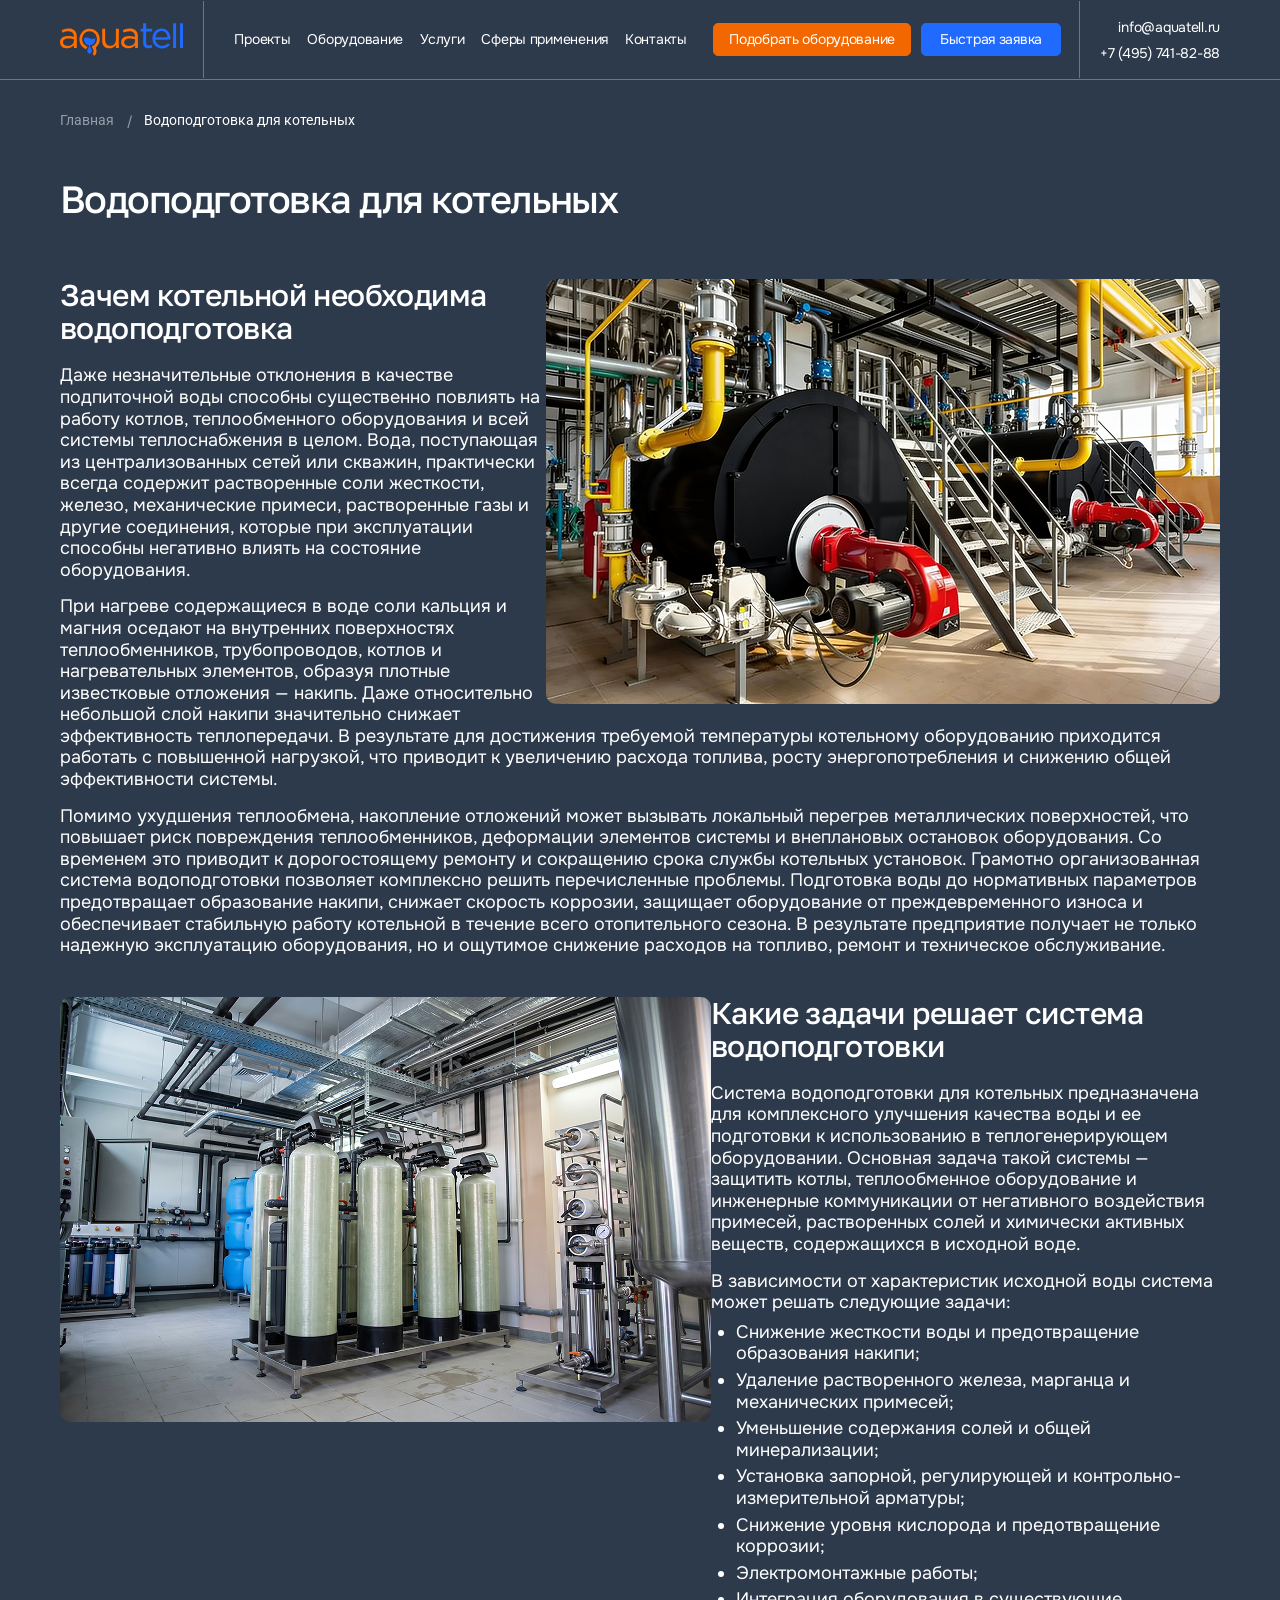
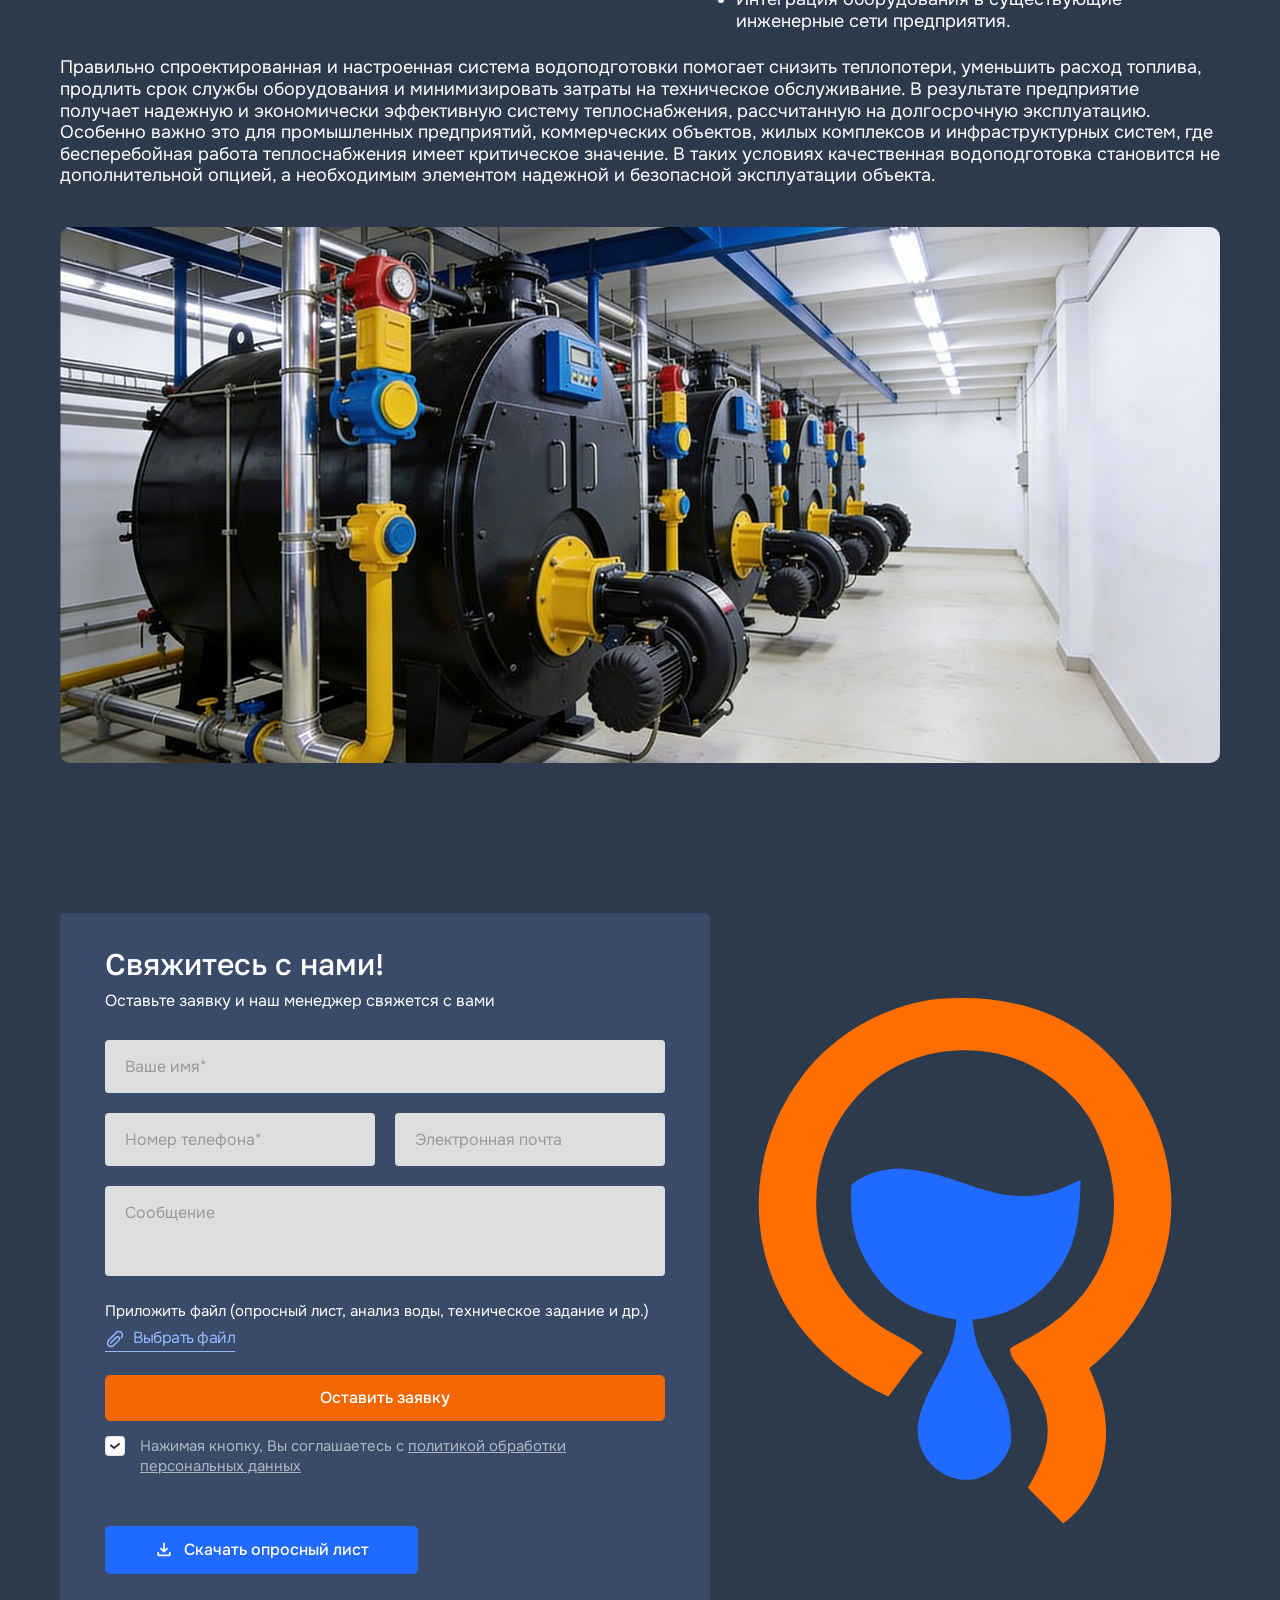
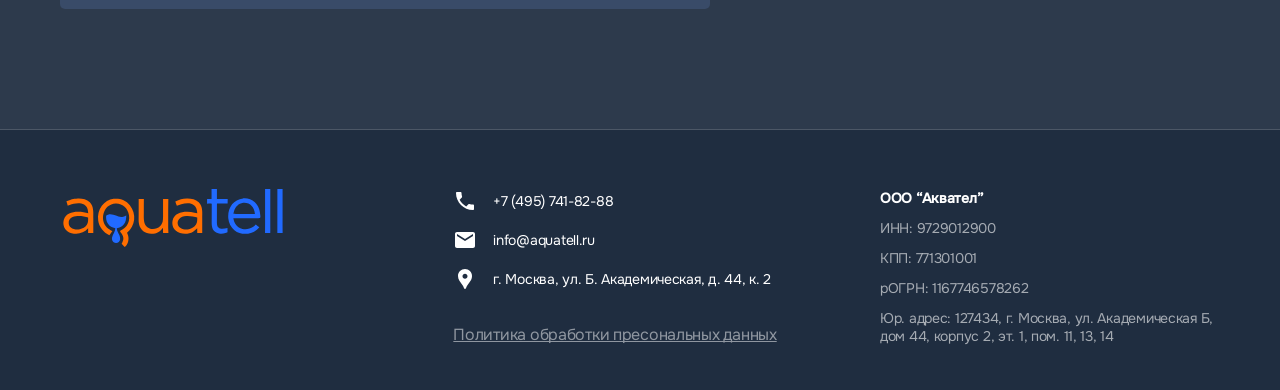
<file: application-page.html>
<!DOCTYPE html>
<html lang="ru">
  <head>
    <title>Водоподготовка для котельных</title>
    <meta charset="utf-8">
    <meta name="viewport" content="width=device-width, initial-scale=1.0">
    <meta http-equiv="X-UA-Compatible" content="ie=edge">
    <meta name="description" content="Aquatell - Производство систем промышленной водоподготовки">
    <meta name="apple-mobile-web-app-title" content="Aquatell">
    <meta name="theme-color" content="#00000003;">
    <meta name="msapplication-navbutton-color" content="#00000003;">
    <meta name="apple-mobile-web-app-status-bar-style" content="default">
    <link rel="icon" type="image/png" href="img/favicon/favicon-96x96.png" sizes="96x96">
    <link rel="icon" type="image/svg+xml" href="img/favicon/favicon.svg">
    <link rel="shortcut icon" href="img/favicon/favicon.ico">
    <link rel="apple-touch-icon" sizes="180x180" href="img/favicon/apple-touch-icon.png">
    <link rel="manifest" href="img/favicon/site.webmanifest" crossorigin="use-credentials">
    <meta property="og:title" content="Aquatell">
    <meta property="og:image" content="img/content/open-graph.png">
    <meta property="og:type" content="website">
    <meta property="og:url" content="https://test.ru/">
    <meta property="og:description" content="Aquatell — Производство систем промышленной водоподготовки">
    <meta property="og:image:width" content="1200">
    <meta property="og:image:height" content="630">
    <link rel="stylesheet" href="css/style.min.css">
  </head>
  <body>
    <div class="visually-hidden"><svg xmlns="http://www.w3.org/2000/svg" xmlns:xlink="http://www.w3.org/1999/xlink"><defs>
<clipPath id="clip0_566_2673">
<rect width="24" height="24" fill="white"/>
</clipPath>

<clipPath id="clip0_566_2668">
<rect width="24" height="24" fill="white"/>
</clipPath>

<clipPath id="clip0_566_2663">
<rect width="24" height="24" fill="white"/>
</clipPath>
</defs><symbol id="icon-arrow-right" viewBox="0 0 8 15"><g fill="none">
  <path d="M0.00180292 1.15557L1.1344 -0.00028038L7.3034 6.29913C7.40284 6.40006 7.48176 6.52009 7.53561 6.65231C7.58946 6.78452 7.61719 6.92631 7.61719 7.06951C7.61719 7.21272 7.58946 7.3545 7.53561 7.48672C7.48176 7.61893 7.40284 7.73896 7.3034 7.8399L1.1344 14.1426L0.00287008 12.9867L5.79291 7.07115L0.00180292 1.15557Z" fill="CurrentColor"/>
</g></symbol><symbol id="icon-arrow-top-right" viewBox="0 0 20 20"><g fill="none">
  <path d="M18.207 18.5V1H0.707031M18.207 1L0.707031 18.5" stroke="CurrentColor" stroke-width="2"/>
</g></symbol><symbol id="icon-attach" viewBox="0 0 20 20"><g fill="none">
<path d="M16.3383 8.73415L16.4525 8.62082C17.1237 7.94757 17.5006 7.03567 17.5006 6.08499C17.5006 5.13431 17.1237 4.22241 16.4525 3.54915C15.7796 2.87733 14.8675 2.5 13.9167 2.5C12.9658 2.5 12.0537 2.87733 11.3808 3.54915L3.54915 11.3808C2.87733 12.0537 2.5 12.9658 2.5 13.9167C2.5 14.8675 2.87733 15.7796 3.54915 16.4525C4.22241 17.1237 5.13431 17.5006 6.08499 17.5006C7.03567 17.5006 7.94757 17.1237 8.62082 16.4525L13.9133 11.1558C14.1861 10.8819 14.3716 10.5333 14.4466 10.1541C14.5216 9.77488 14.4827 9.38194 14.3348 9.02479C14.1869 8.66764 13.9366 8.36226 13.6154 8.14712C13.2942 7.93198 12.9166 7.81671 12.53 7.81582C12.0111 7.81613 11.5136 8.02233 11.1467 8.38915L5.59915 13.9358" stroke="CurrentColor" stroke-width="1.5" stroke-miterlimit="10" stroke-linecap="round" stroke-linejoin="round"/>
</g></symbol><symbol id="icon-breadcrumb" viewBox="0 0 6 9"><g fill="none">
  <path d="M0.5 0.5L4.5 4.5L0.5 8.5" stroke="CurrentColor" stroke-linecap="round"/>
</g></symbol><symbol id="icon-check" viewBox="0 0 10 7"><g fill="none">
<path d="M1 2.42857L4.13043 5L9 1" stroke="CurrentColor" stroke-width="2" stroke-linecap="round"/>
</g></symbol><symbol id="icon-cross" viewBox="0 0 30 30"><g fill="none">
  <path fill-rule="evenodd" clip-rule="evenodd" d="M6.83667 6.83667C7.01246 6.66111 7.25074 6.5625 7.49918 6.5625C7.74761 6.5625 7.98589 6.66111 8.16168 6.83667L23.1617 21.8367C23.2538 21.9225 23.3277 22.026 23.3789 22.141C23.4301 22.256 23.4577 22.3801 23.4599 22.506C23.4621 22.6319 23.439 22.7569 23.3918 22.8737C23.3447 22.9904 23.2745 23.0965 23.1855 23.1855C23.0965 23.2745 22.9904 23.3447 22.8737 23.3918C22.7569 23.439 22.6319 23.4621 22.506 23.4599C22.3801 23.4577 22.256 23.4301 22.141 23.3789C22.026 23.3277 21.9225 23.2538 21.8367 23.1617L6.83667 8.16168C6.66111 7.98589 6.5625 7.74761 6.5625 7.49918C6.5625 7.25074 6.66111 7.01246 6.83667 6.83667Z" fill="CurrentColor"/>
  <path fill-rule="evenodd" clip-rule="evenodd" d="M23.1626 6.83667C23.3381 7.01246 23.4367 7.25074 23.4367 7.49918C23.4367 7.74761 23.3381 7.98589 23.1626 8.16168L8.16255 23.1617C7.98483 23.3273 7.74978 23.4174 7.5069 23.4131C7.26402 23.4089 7.03229 23.3105 6.86052 23.1387C6.68876 22.9669 6.59037 22.7352 6.58608 22.4923C6.5818 22.2495 6.67195 22.0144 6.83755 21.8367L21.8376 6.83667C22.0133 6.66111 22.2516 6.5625 22.5001 6.5625C22.7485 6.5625 22.9868 6.66111 23.1626 6.83667Z" fill="CurrentColor"/>
</g></symbol><symbol id="icon-delete" viewBox="0 0 16 16"><g fill="none">
<path d="M12 4L4 12M4 4L12 12" stroke="#CE4242" stroke-width="2" stroke-linecap="round" stroke-linejoin="round"/>
</g></symbol><symbol id="icon-download" viewBox="0 0 20 20"><g fill="none">
<path d="M9.9987 12.834L5.83203 8.66732L6.9987 7.45898L9.16536 9.62565V2.83398H10.832V9.62565L12.9987 7.45898L14.1654 8.66732L9.9987 12.834ZM4.9987 16.1673C4.54036 16.1673 4.14814 16.0043 3.82203 15.6782C3.49592 15.352 3.33259 14.9595 3.33203 14.5007V12.0007H4.9987V14.5007H14.9987V12.0007H16.6654V14.5007C16.6654 14.959 16.5023 15.3515 16.1762 15.6782C15.8501 16.0048 15.4576 16.1679 14.9987 16.1673H4.9987Z" fill="CurrentColor"/>
</g></symbol><symbol id="icon-loc" viewBox="0 0 24 24"><g fill="none">
<g clip-path="url(#clip0_566_2673)">
<path d="M12 2C8.13 2 5 5.13 5 9C5 10.74 5.5 12.37 6.41 13.84C7.36 15.38 8.61 16.7 9.57 18.24C10.04 18.99 10.38 19.69 10.74 20.5C11 21.05 11.21 22 12 22C12.79 22 13 21.05 13.25 20.5C13.62 19.69 13.95 18.99 14.42 18.24C15.38 16.71 16.63 15.39 17.58 13.84C18.5 12.37 19 10.74 19 9C19 5.13 15.87 2 12 2ZM12 11.75C10.62 11.75 9.5 10.63 9.5 9.25C9.5 7.87 10.62 6.75 12 6.75C13.38 6.75 14.5 7.87 14.5 9.25C14.5 10.63 13.38 11.75 12 11.75Z" fill="white"/>
</g>

</g></symbol><symbol id="icon-mail" viewBox="0 0 24 24"><g fill="none">
<g clip-path="url(#clip0_566_2668)">
<path d="M20 4H4C2.9 4 2.01 4.9 2.01 6L2 18C2 19.1 2.9 20 4 20H20C21.1 20 22 19.1 22 18V6C22 4.9 21.1 4 20 4ZM20 8L12 13L4 8V6L12 11L20 6V8Z" fill="white"/>
</g>

</g></symbol><symbol id="icon-max" viewBox="0 0 16 16"><g fill="none">
<path fill-rule="evenodd" clip-rule="evenodd" d="M8.17189 15.9543C6.60169 15.9543 5.87199 15.7241 4.60362 14.8032C3.80132 15.8392 1.26075 16.6489 1.14995 15.2637C1.14995 14.2239 0.92072 13.3452 0.660929 12.3859C0.351482 11.2041 0 9.888 0 7.98102C0 3.42646 3.72111 0 8.12987 0C12.5424 0 16 3.59529 16 8.02321C16.0148 12.3827 12.5125 15.9311 8.17189 15.9543ZM8.23685 3.93678C6.08977 3.82552 4.41641 5.31812 4.04583 7.6587C3.7402 9.59641 4.2827 11.9562 4.74497 12.079C4.96655 12.1327 5.52434 11.6799 5.87199 11.3307C6.44687 11.7296 7.11631 11.9691 7.81279 12.0252C10.0375 12.1327 11.9385 10.4317 12.0878 8.19974C12.1748 5.96306 10.4619 4.06863 8.23685 3.94063V3.93678Z" fill="CurrentColor"/>
</g></symbol><symbol id="icon-minus" viewBox="0 0 18 18"><g fill="none">
  <path d="M3.75 9H14.25" stroke="CurrentColor" stroke-linecap="round" stroke-linejoin="round"/>
</g></symbol><symbol id="icon-plus" viewBox="0 0 18 18"><g fill="none">
  <path d="M9 3.75V14.25" stroke="CurrentColor" stroke-linecap="round" stroke-linejoin="round"/>
  <path d="M3.75 9H14.25" stroke="CurrentColor" stroke-linecap="round" stroke-linejoin="round"/>
</g></symbol><symbol id="icon-tel" viewBox="0 0 24 24"><g fill="none">
<g clip-path="url(#clip0_566_2663)">
<path d="M6.62 10.79C8.06 13.62 10.38 15.93 13.21 17.38L15.41 15.18C15.68 14.91 16.08 14.82 16.43 14.94C17.55 15.31 18.76 15.51 20 15.51C20.55 15.51 21 15.96 21 16.51V20C21 20.55 20.55 21 20 21C10.61 21 3 13.39 3 4C3 3.45 3.45 3 4 3H7.5C8.05 3 8.5 3.45 8.5 4C8.5 5.25 8.7 6.45 9.07 7.57C9.18 7.92 9.1 8.31 8.82 8.59L6.62 10.79Z" fill="white"/>
</g>

</g></symbol><symbol id="icon-tg" viewBox="0 0 26 26"><g fill="none">
<path d="M21.1821 3.24611C20.9213 3.26545 20.6653 3.32663 20.424 3.42729H20.4207C20.1892 3.51911 19.0882 3.98223 17.4145 4.68423L11.4166 7.21029C7.11281 9.02217 2.88213 10.8064 2.88213 10.8064L2.9325 10.7869C2.9325 10.7869 2.64081 10.8828 2.33613 11.0916C2.14746 11.2108 1.98539 11.3677 1.86 11.5523C1.7105 11.7717 1.59025 12.1072 1.63494 12.4542C1.70806 13.0408 2.08831 13.3926 2.36131 13.5868C2.63756 13.7834 2.90081 13.8752 2.90081 13.8752H2.90731L6.87475 15.2118C7.05269 15.783 8.08375 19.1727 8.33156 19.9535C8.47781 20.4199 8.62 20.7116 8.79794 20.9342C8.88298 21.048 8.98562 21.143 9.10587 21.2194C9.16833 21.257 9.23556 21.2859 9.30575 21.3055L9.26512 21.2958C9.27731 21.299 9.28706 21.3088 9.296 21.312C9.3285 21.321 9.35044 21.3242 9.39187 21.3307C10.0199 21.5209 10.5245 21.1309 10.5245 21.1309L10.5529 21.1081L12.8954 18.9753L16.8214 21.9872L16.9107 22.0254C17.7289 22.3845 18.5577 22.1847 18.9956 21.832C19.4368 21.477 19.6082 21.0228 19.6082 21.0228L19.6367 20.9497L22.6706 5.40736C22.7567 5.02386 22.7786 4.66473 22.6836 4.31617C22.586 3.96315 22.3596 3.65959 22.049 3.46548C21.7886 3.30704 21.4865 3.23061 21.1821 3.24611ZM21.1 4.91173C21.0967 4.96292 21.1065 4.95723 21.0837 5.05554V5.06448L18.0783 20.4451C18.0653 20.467 18.0434 20.515 17.9832 20.5629C17.9199 20.6133 17.8695 20.645 17.6054 20.5402L12.8036 16.8587L9.90294 19.5026L10.5123 15.6107L18.3578 8.29823C18.6812 7.99761 18.5731 7.93423 18.5731 7.93423C18.5959 7.56536 18.0848 7.82617 18.0848 7.82617L8.19181 13.9549L8.18856 13.9386L3.44681 12.342V12.3388L3.43463 12.3364L3.459 12.3266L3.485 12.3136L3.51019 12.3047C3.51019 12.3047 7.74412 10.5204 12.0479 8.70854C14.2027 7.80098 16.3737 6.88692 18.0434 6.18167C19.0336 5.76486 20.0249 5.35048 21.0171 4.93854C21.0837 4.91254 21.0521 4.91173 21.1 4.91173Z" fill="CurrentColor"/>
</g></symbol><symbol id="icon-update" viewBox="0 0 20 20"><g fill="none">
<path d="M17 8.06603V3.82604L15.3013 5.52604C14.2598 4.312 12.8342 3.49172 11.2618 3.2018C9.68938 2.91189 8.06521 3.16985 6.65978 3.93272C5.25434 4.69559 4.15248 5.91732 3.53771 7.39441C2.92295 8.87151 2.8324 10.5148 3.28114 12.0506C3.72988 13.5864 4.69082 14.922 6.00392 15.8349C7.31701 16.7478 8.90299 17.1829 10.4977 17.0678C12.0924 16.9527 13.5996 16.2943 14.7681 15.2022C15.9367 14.1101 16.6962 12.6504 16.9201 11.066H15.5112C15.29 12.3308 14.6435 13.4818 13.6789 14.3284C12.7143 15.1749 11.4895 15.6661 10.2077 15.7203C8.92592 15.7746 7.66408 15.3888 6.63146 14.6269C5.59883 13.8649 4.85746 12.7726 4.53029 11.5311C4.20312 10.2896 4.3098 8.97349 4.83264 7.80099C5.35548 6.62849 6.26308 5.67006 7.40491 5.08465C8.54675 4.49923 9.85423 4.322 11.1105 4.58235C12.3668 4.84269 13.4965 5.52497 14.3121 6.51603L12.7633 8.06603H17Z" fill="CurrentColor"/>
</g></symbol><symbol id="logo-xl" viewBox="0 0 492 626"><g fill="none">
<path d="M211.509 1.33591C297.919 -6.02332 376.091 16.4166 431.369 83.7523C524.327 196.985 506.338 349.351 393.322 440.525C398.068 451.453 402.365 461.837 406.236 473.09C423.88 524.379 408.321 592.644 361.981 625.441C349.715 611.939 333.392 596.776 320.258 582.876C348.955 534.083 354.72 500.567 319.31 450.179C311.908 439.645 299.008 430.331 299.004 417.476C305.122 412.671 318.485 406.235 325.901 402.151C427.397 346.255 447.846 236.392 393.189 142.346C384.172 128.499 375.785 118.942 363.417 107.624C330.331 76.8516 285.796 60.4565 240.025 62.2014C66.0344 67.4062 6.35844 297.494 145.529 391.048C160.74 401.272 182.084 409.918 195.105 421.783C176.468 441.75 170.271 453.986 154.139 474.376C74.9509 437.529 15.5594 368.942 2.88843 283.048C-7.44944 215.741 10.2049 147.204 51.9581 92.5589C90.3999 42.6036 147.885 9.73471 211.509 1.33591Z" fill="#FF6E00"/>
<path d="M166.87 202.779C237.174 206.089 275.657 247.328 342.779 232.564C354.229 230.046 371.622 221.245 383.051 216.211C381.387 262.453 379.835 296.914 348.134 335.049C324.748 363.181 291.511 379.234 254.385 382.7C260.26 449.675 301.624 452.778 300.408 528.22C295.226 552.862 270.904 575.632 243.4 573.299C207.681 570.272 182.279 536.493 190.538 501.307C201.431 454.899 232.358 433.379 235.094 382.673C189.089 374.394 159.699 362.05 133.431 322.427C112.009 290.117 107.869 260.111 110.244 222.324C127.905 208.147 144.927 203.996 166.87 202.779Z" fill="#216AFF"/>
</g></symbol><symbol id="logo" viewBox="0 0 155 41"><g fill="none">
  <path fill-rule="evenodd" clip-rule="evenodd" d="M10.7679 6.70391C13.6595 6.69129 16.5956 7.30012 18.6946 9.44911C21.6689 12.4942 21.1608 17.0765 21.1604 20.9896L21.1704 31.1564C19.9845 31.1922 18.6939 31.1684 17.4996 31.1676L17.5176 27.8272C14.3684 31.269 10.3062 32.3941 5.79031 31.2415C3.51599 30.6609 1.89294 29.3942 0.73085 27.3254C-0.026349 25.6341 -0.228202 23.6874 0.281376 21.9089C2.33406 14.7456 12.3624 15.765 17.5629 17.1652C17.494 16.3115 17.401 15.2265 17.2049 14.4305C15.846 8.9132 8.49902 9.64601 4.5356 11.3051C4.07466 11.4981 3.5797 11.6468 3.10107 11.7692C2.83565 10.787 2.44782 9.72539 2.15963 8.7039C5.4502 7.40207 6.66914 6.97882 10.2364 6.73143C10.413 6.71355 10.5905 6.70438 10.7679 6.70391ZM17.4913 20.1907C15.6082 19.4629 11.8127 18.9144 9.82666 19.158C6.87077 19.365 3.50784 20.671 3.7983 24.3268C3.88648 25.4529 4.4164 26.4959 5.26901 27.2209C6.90711 28.622 9.61569 28.9116 11.6452 28.4685C13.6818 28.0102 15.4236 27.1619 16.6218 25.3312C17.6606 23.7443 17.511 22.0164 17.4913 20.1907Z" fill="#FF6E00"/>
  <path fill-rule="evenodd" clip-rule="evenodd" d="M87.6775 6.71295C90.5322 6.70731 93.574 7.2928 95.6929 9.38802C98.7555 12.4166 98.1665 16.895 98.1656 20.8694L98.1722 31.17L94.6477 31.1674L94.6063 27.7793C93.6899 28.7215 92.8449 29.5346 91.7083 30.2099C88.0774 32.3667 82.6541 32.1951 79.3732 29.4194C78.6761 28.8294 78.2339 28.1139 77.7785 27.3323C77.0672 25.8313 76.8593 24.1347 77.1867 22.5021C78.5181 15.592 87.4159 15.5555 92.6802 16.718C93.3379 16.8631 93.9965 16.9963 94.6561 17.1309C94.4011 9.983 89.0681 9.26949 83.3268 10.7133C82.2871 10.9748 81.27 11.4329 80.2454 11.7715C79.8117 10.844 79.4721 9.7675 79.1381 8.79042C82.2854 7.42614 83.8848 6.94908 87.3398 6.73161C87.4517 6.71966 87.5646 6.71342 87.6775 6.71295ZM94.6345 20.2267C92.7687 19.4981 88.7323 18.8671 86.7697 19.1565C84.9227 19.3315 83.0024 19.7681 81.7483 21.3011C81.0323 22.166 80.6915 23.2883 80.8025 24.4128C81.1469 28.1965 85.7752 29.109 88.7841 28.4403C90.8089 27.9552 92.6381 27.0169 93.7625 25.1761C94.7946 23.4869 94.5978 22.109 94.6345 20.2267Z" fill="#FF6E00"/>
  <path fill-rule="evenodd" clip-rule="evenodd" d="M127.124 6.62587C130.199 6.38929 133.081 7.25371 135.372 9.37919C138.044 11.8574 139.111 15.5433 139.267 19.1199C139.286 19.5528 139.301 20.1686 138.988 20.5046C138.716 20.7958 122.098 20.6203 120.146 20.6773C120.467 22.2142 120.786 23.3856 121.629 24.7389C122.759 26.5201 124.537 27.7744 126.575 28.2276C129.356 28.8606 131.873 28.2101 134.234 26.6933C134.904 26.1808 135.442 25.6627 136.054 25.0864C136.919 25.7642 137.545 26.4957 138.548 27.0792L138.529 27.1026C134.407 32.3004 126.016 33.3018 120.902 29.0735C118.447 27.0021 116.901 24.026 116.601 20.7977C115.903 13.7497 119.822 7.35956 127.072 6.63304C127.093 6.62931 127.1 6.62779 127.124 6.62587ZM135.412 17.5854C135.079 12.8996 131.942 9.39598 127.143 9.77376C123.748 10.3513 121.536 12.584 120.583 15.9704C120.43 16.5154 120.384 16.8806 120.186 17.4325L120.254 17.5369C120.894 17.6706 122.5 17.6239 123.226 17.6233L128.465 17.6163C130.718 17.6169 133.179 17.6605 135.412 17.5854Z" fill="#216AFF"/>
  <path d="M35.5156 6.91129C40.0282 6.50932 44.1107 7.735 46.9975 11.4129C51.8521 17.5977 50.9126 25.92 45.0105 30.8999C45.2584 31.4968 45.4828 32.0639 45.685 32.6786C46.6064 35.48 45.7938 39.2086 43.3738 41C42.7332 40.2625 41.8808 39.4343 41.1949 38.6751C42.6935 36.01 42.9946 34.1793 41.1454 31.4272C40.7588 30.8518 40.0851 30.3431 40.0849 29.6409C40.4044 29.3785 41.1023 29.027 41.4895 28.8039C46.79 25.7509 47.858 19.7501 45.0036 14.6133C44.5327 13.857 44.0947 13.3349 43.4488 12.7168C41.7209 11.036 39.3951 10.1405 37.0048 10.2358C27.9184 10.5201 24.8018 23.0875 32.0698 28.1974C32.8642 28.7559 33.9789 29.2281 34.6589 29.8762C33.6856 30.9668 33.362 31.6351 32.5195 32.7488C28.384 30.7362 25.2824 26.99 24.6206 22.2985C24.0808 18.6221 25.0027 14.8786 27.1832 11.8939C29.1908 9.16533 32.1929 7.37003 35.5156 6.91129Z" fill="#FF6E00"/>
  <path d="M53.2415 7.10753C54.4629 7.05935 55.6858 7.05772 56.9074 7.10265L56.9025 7.41189C56.8701 10.5038 56.8605 13.5958 56.8736 16.6879C56.8702 20.6939 56.1816 26.7252 61.3474 28.0216C63.728 28.6191 66.517 28.17 68.316 26.3528C69.2425 25.4136 69.898 24.2346 70.2115 22.9436C70.5891 21.3786 70.4566 18.0687 70.4552 16.3357L70.4621 7.08956C71.5263 7.07111 73.1804 7.01977 74.2 7.12665C74.2263 9.32774 74.1065 11.8143 74.1104 14.0992L74.1045 23.6555C74.1043 26.2015 74.0575 28.5588 74.2489 31.1011C73.2146 31.2292 71.534 31.1677 70.4619 31.154C70.4599 29.9027 70.4891 28.5896 70.3492 27.3521C68.2562 30.3836 66.0428 31.5775 62.3705 31.6623C58.0265 31.7627 54.3673 29.2075 53.4672 24.7867C53.0573 22.7739 53.2309 19.972 53.2319 17.8507L53.2415 7.10753Z" fill="#FF6E00"/>
  <path d="M104.754 0.0698612C105.778 -0.0364749 107.48 0.00953347 108.56 0.0119711L108.552 7.0649L116.171 7.09071L116.124 10.3335L108.567 10.3255L108.549 20.0708C108.549 21.4721 108.508 22.8936 108.551 24.2927C108.704 29.1917 112.837 28.3794 116.037 27.5475L116.029 30.5979L114.592 31.1813C112.918 31.6437 111.797 31.7922 110.052 31.5058C104.127 30.1349 104.87 25.3883 104.872 20.4593L104.886 10.3421C103.792 10.3318 102.697 10.3362 101.602 10.3553C101.563 9.28386 101.589 8.14948 101.597 7.07302L104.734 7.07513C104.788 4.80492 104.749 2.35374 104.754 0.0698612Z" fill="#216AFF"/>
  <path d="M33.1843 17.9142C36.8559 18.0949 38.8656 20.3474 42.371 19.541C42.9689 19.4035 43.8773 18.9227 44.4742 18.6478C44.3872 21.1735 44.3062 23.0558 42.6506 25.1388C41.4293 26.6753 39.6936 27.5522 37.7547 27.7414C38.0615 31.3996 40.2217 31.5691 40.1582 35.6898C39.8876 37.0357 38.6174 38.2795 37.181 38.152C35.3156 37.9867 33.9891 36.1416 34.4204 34.2198C34.9892 31.685 36.6044 30.5096 36.7473 27.74C34.3447 27.2878 32.8099 26.6136 31.4381 24.4494C30.3193 22.6846 30.1031 21.0456 30.2271 18.9817C31.1495 18.2073 32.0384 17.9806 33.1843 17.9142Z" fill="#216AFF"/>
  <path d="M142.58 0.029939C143.785 0.000668916 145.079 0.0254177 146.29 0.0273391L146.277 21.1819L146.286 27.4845C146.288 28.6025 146.332 30.066 146.258 31.1616C145.023 31.1707 143.787 31.1659 142.551 31.1473C142.607 26.8958 142.623 22.6439 142.598 18.3922L142.58 0.029939Z" fill="#216AFF"/>
  <path d="M151.281 0.0243482C152.493 0.00580341 153.75 0.0227614 154.966 0.0226945L154.961 19.5091C154.96 23.3622 154.91 27.3318 155 31.1689L151.264 31.1712L151.281 0.0243482Z" fill="#216AFF"/>
</g></symbol></svg>
    </div>
    <div class="wrapper header-top-80">
      <header class="header" data-header data-media="(min-width: 1200px)">
        <div class="container">
          <div class="header__wrapper"><a class="header__logo" href="index.html">
              <svg width="155" height="41" aria-hidden="true">
                <use xlink:href="#logo"></use>
              </svg></a>
            <div class="header__main">
              <nav class="main-nav">
                <div class="container">
                  <ul class="main-nav__list list-reset">
                    <li class="main-nav__item"><a class="main-nav__link" href="#">Проекты</a></li>
                    <li class="main-nav__item"><a class="main-nav__link" href="#">Оборудование</a></li>
                    <li class="main-nav__item"><a class="main-nav__link" href="#">Услуги</a></li>
                    <li class="main-nav__item"><a class="main-nav__link" href="#">Сферы применения</a></li>
                    <li class="main-nav__item"><a class="main-nav__link" href="#">Контакты</a></li>
                  </ul>
                </div>
              </nav>
              <div class="header__burger-footer">
                <div class="container">
                  <div class="header__inner"><a class="header__tel" href="tel:+74957418288">+7 (495) 741-82-88</a><a class="header__email" href="mailto:info@aquatell.ru">info@aquatell.ru</a></div>
                  <div class="header__actions">
                    <a class="btn btn--size-xs header__btn" href="#" data-open-modal="questionnaire">Подобрать оборудование
                    </a>
                    <button class="btn btn--size-xs btn--color-blue header__btn" type="button" data-open-modal="modal-quick-feedback">Быстрая заявка
                    </button>
                  </div>
                </div>
              </div>
            </div>
            <div class="header__inner"><a class="header__email" href="mailto:info@aquatell.ru">info@aquatell.ru</a><a class="header__tel" href="tel:+74957418288">+7 (495) 741-82-88</a></div>
            <button class="btn-reset header__toggle" type="button" data-toggle-menu><span class="burger"><span class="burger__span"></span></span></button>
          </div>
        </div>
      </header>
      <main>
        <div class="breadcrumbs">
          <div class="container">
            <ul class="list-reset breadcrumbs__list">
              <li class="breadcrumbs__item"><a class="breadcrumbs__link" href="index.html">Главная<span class="breadcrumbs__icon">/</span></a>
              </li>
              <li class="breadcrumbs__item"><span class="breadcrumbs__text">Водоподготовка для котельных</span>
              </li>
            </ul>
          </div>
        </div>
        <section class="application template">
          <div class="container">
            <div class="template__content">
              <h2>Водоподготовка для котельных</h2><img src="img/content/template/img-08.png" width="674" height="425" align="right">
              <h3>Зачем котельной необходима водоподготовка</h3>
              <p>Даже незначительные отклонения в качестве подпиточной воды способны существенно повлиять на работу котлов, теплообменного оборудования и всей системы теплоснабжения в целом. Вода, поступающая из централизованных сетей или скважин, практически всегда содержит растворенные соли жесткости, железо, механические примеси, растворенные газы и другие соединения, которые при эксплуатации способны негативно влиять на состояние оборудования. </p>
              <p>При нагреве содержащиеся в воде соли кальция и магния оседают на внутренних поверхностях теплообменников, трубопроводов, котлов и нагревательных элементов, образуя плотные известковые отложения — накипь. Даже относительно небольшой слой накипи значительно снижает эффективность теплопередачи. В результате для достижения требуемой температуры котельному оборудованию приходится работать с повышенной нагрузкой, что приводит к увеличению расхода топлива, росту энергопотребления и снижению общей эффективности системы. </p>
              <p>Помимо ухудшения теплообмена, накопление отложений может вызывать локальный перегрев металлических поверхностей, что повышает риск повреждения теплообменников, деформации элементов системы и внеплановых остановок оборудования. Со временем это приводит к дорогостоящему ремонту и сокращению срока службы котельных установок. Грамотно организованная система водоподготовки позволяет комплексно решить перечисленные проблемы. Подготовка воды до нормативных параметров предотвращает образование накипи, снижает скорость коррозии, защищает оборудование от преждевременного износа и обеспечивает стабильную работу котельной в течение всего отопительного сезона. В результате предприятие получает не только надежную эксплуатацию оборудования, но и ощутимое снижение расходов на топливо, ремонт и техническое обслуживание.</p><img src="img/content/template/img-09.png" width="651" height="425" align="left">
              <h3>Какие задачи решает система водоподготовки</h3>
              <p>Система водоподготовки для котельных предназначена для комплексного улучшения качества воды и ее подготовки к использованию в теплогенерирующем оборудовании. Основная задача такой системы — защитить котлы, теплообменное оборудование и инженерные коммуникации от негативного воздействия примесей, растворенных солей и химически активных веществ, содержащихся в исходной воде.</p>
              <p>В зависимости от характеристик исходной воды система может решать следующие задачи:</p>
              <ul>
                <li>Снижение жесткости воды и предотвращение образования накипи;</li>
                <li>Удаление растворенного железа, марганца и механических примесей;</li>
                <li>Уменьшение содержания солей и общей минерализации;</li>
                <li>Установка запорной, регулирующей и контрольно-измерительной арматуры;</li>
                <li>Снижение уровня кислорода и предотвращение коррозии;</li>
                <li>Электромонтажные работы;</li>
                <li>Интеграция оборудования в существующие инженерные сети предприятия.</li>
              </ul>
              <p>Правильно спроектированная и настроенная система водоподготовки помогает снизить теплопотери, уменьшить расход топлива, продлить срок службы оборудования и минимизировать затраты на техническое обслуживание. В результате предприятие получает надежную и экономически эффективную систему теплоснабжения, рассчитанную на долгосрочную эксплуатацию. Особенно важно это для промышленных предприятий, коммерческих объектов, жилых комплексов и инфраструктурных систем, где бесперебойная работа теплоснабжения имеет критическое значение. В таких условиях качественная водоподготовка становится не дополнительной опцией, а необходимым элементом надежной и безопасной эксплуатации объекта.</p><img src="img/content/template/img-10.png" width="1440" height="665" align="center">
            </div>
          </div>
        </section>
        <section class="feedback">
          <div class="container"> 
            <div class="feedback__wrapper">
              <div class="feedback-form">
                <h2 class="feedback-form__title">Свяжитесь с нами!</h2>
                <p class="feedback-form__text">Оставьте заявку и наш менеджер свяжется с вами</p>
                <form action="#" method="post" data-validation data-feedback-form>
                  <div class="custom-input" data-validation-type="text">
                    <label>
                      <input type="text" name="user-name" placeholder="Ваше имя*" autocomplete="off">
                    </label>
                  </div>
                  <div class="feedback-form__inner">
                    <div class="custom-input" data-validation-type="phone">
                      <label>
                        <input type="tel" name="user-phone" placeholder="Номер телефона*" autocomplete="off">
                      </label>
                    </div>
                    <div class="custom-input">
                      <label>
                        <input type="email" name="user-email" placeholder="Электронная почта" autocomplete="off">
                      </label>
                    </div>
                  </div>
                  <div class="custom-textarea">
                    <label>
                      <textarea name="user-text" placeholder="Сообщение"></textarea>
                    </label>
                  </div>
                  <div class="feedback-form__actions">
                    <div class="form-attachment">
                      <p class="form-attachment__text">Приложить файл (опросный лист, анализ воды, техническое задание и др.)</p>
                      <button class="form-attachment__btn btn-reset" type="button" data-attachment-btn>
                        <svg width="20" height="20" aria-hidden="true">
                          <use xlink:href="#icon-attach"></use>
                        </svg><span>Выбрать файл</span>
                      </button>
                      <div class="form-attachment__files" data-attachment-files></div>
                    </div>
                    <button class="btn feedback-form__btn" type="submit">Оставить заявку
                    </button>
                    <div class="custom-checkbox" data-validation-type="checkbox">
                      <label>
                        <input type="checkbox" name="user-personal-data" checked><span class="custom-checkbox__icon">
                          <svg width="10" height="7" aria-hidden="true">
                            <use xlink:href="#icon-check"></use>
                          </svg></span><span class="custom-checkbox__label">Нажимая кнопку, Вы соглашаетесь с <a href='#'>политикой обработки персональных данных</a></span>
                      </label>
                    </div>
                  </div>
                  <div class="errors" data-validation-errors></div>
                </form>
                <button class="btn btn--color-blue feedback-form__download-btn" type="button">Скачать опросный лист
                  <svg width="20" height="20" aria-hidden="true">
                    <use xlink:href="#icon-download"></use>
                  </svg>
                </button>
              </div>
              <div class="feedback__img"> <img src="img/content/img-logo.svg" width="492" height="626">
              </div>
            </div>
          </div>
        </section>
      </main>
      <footer class="footer">
        <div class="container">
          <div class="footer__wrapper"><a class="footer__logo" href="index.html">
              <svg width="164" height="77" aria-hidden="true">
                <use xlink:href="#logo"></use>
              </svg></a>
            <div class="footer__center"><a class="footer__link" href="tel:+74957418288"> 
                <svg width="24" height="24" aria-hidden="true">
                  <use xlink:href="#icon-tel"></use>
                </svg><span>+7 (495) 741-82-88</span></a><a class="footer__link" href="mailto:info@aquatell.ru"> 
                <svg width="24" height="24" aria-hidden="true">
                  <use xlink:href="#icon-mail"></use>
                </svg><span>info@aquatell.ru</span></a>
              <p class="footer__text">
                <svg width="24" height="24" aria-hidden="true">
                  <use xlink:href="#icon-loc"></use>
                </svg><span>г. Москва, ул. Б. Академическая, д. 44, к. 2</span>
              </p><a class="footer__privacy footer__privacy--desktop" href="#">Политика обработки пресональных данных</a>
            </div>
            <div class="footer__info">
              <h3 class="footer__subtitle">ООО “Аквател”</h3>
              <p>ИНН: 9729012900</p>
              <p>КПП: 771301001</p>
              <p>pОГРН: 1167746578262</p>
              <p>Юр. адрес: 127434, г. Москва, ул. Академическая Б, дом 44, корпус 2, эт. 1, пом. 11, 13, 14 </p>
            </div><a class="footer__privacy footer__privacy--mobile" href="#">Политика обработки пресональных данных</a>
          </div>
        </div>
      </footer>
    </div>
    <div class="modal modal--questionnaire" data-modal="questionnaire">
      <div class="modal__wrapper">
        <div class="modal__overlay" data-close-modal></div>
        <div class="modal__content">
          <div class="questionnaire modal-cart">
            <form action="#" method="post" data-questionnaire data-validation>
              <div class="questionnaire__body" data-questionnaire-body>
                <ol class="questionnaire__list list-reset" data-questionnaire-list>
                  <li class="questionnaire__item is-active" data-step>
                    <div class="questionnaire-step">
                      <div class="questionnaire-step__counter" data-counter></div>
                      <fieldset class="questionnaire-step__group">
                        <legend class="questionnaire-step__title">Укажите источник водоснабжения</legend>
                        <div class="questionnaire-step__inner">
                          <div class="custom-checkbox">
                            <label>
                              <input type="checkbox" name="source"><span class="custom-checkbox__icon">
                                <svg width="10" height="7" aria-hidden="true">
                                  <use xlink:href="#icon-check"></use>
                                </svg></span><span class="custom-checkbox__label">Скважина</span><img src="img/content/questionnaire/img-01.png" width="246" height="190">
                            </label>
                          </div>
                          <div class="custom-checkbox">
                            <label>
                              <input type="checkbox" name="source"><span class="custom-checkbox__icon">
                                <svg width="10" height="7" aria-hidden="true">
                                  <use xlink:href="#icon-check"></use>
                                </svg></span><span class="custom-checkbox__label">Поверхностный источник</span><img src="img/content/questionnaire/img-02.png" width="246" height="190">
                            </label>
                          </div>
                          <div class="custom-checkbox">
                            <label>
                              <input type="checkbox" name="source"><span class="custom-checkbox__icon">
                                <svg width="10" height="7" aria-hidden="true">
                                  <use xlink:href="#icon-check"></use>
                                </svg></span><span class="custom-checkbox__label">Водопровод</span><img src="img/content/questionnaire/img-03.png" width="246" height="190">
                            </label>
                          </div>
                        </div>
                        <div class="custom-textarea">
                          <label><span class="custom-textarea__label">Другое</span>
                            <textarea name="user-text" placeholder="Введите текст"></textarea>
                          </label>
                        </div>
                        <div class="form-attachment">
                          <p class="form-attachment__text">Приложите анализ исходной воды (при наличии)</p>
                          <button class="form-attachment__btn btn-reset" type="button" data-attachment-btn>
                            <svg width="20" height="20" aria-hidden="true">
                              <use xlink:href="#icon-attach"></use>
                            </svg><span>Выбрать файл</span>
                          </button>
                          <div class="form-attachment__files" data-attachment-files></div>
                        </div>
                      </fieldset>
                      <div class="questionnaire__nav">
                        <button class="btn questionnaire__btn questionnaire__btn--next" type="button" data-btn-next>Далее
                        </button>
                      </div>
                    </div>
                  </li>
                  <li class="questionnaire__item" data-step>
                    <div class="questionnaire-step">
                      <div class="questionnaire-step__counter" data-counter></div>
                      <fieldset class="questionnaire-step__group">
                        <legend class="questionnaire-step__title">Для каких целей нужна водоподготовка?</legend>
                        <div class="questionnaire-step__inner">
                          <div class="custom-checkbox">
                            <label>
                              <input type="checkbox" name="purpose"><span class="custom-checkbox__icon">
                                <svg width="10" height="7" aria-hidden="true">
                                  <use xlink:href="#icon-check"></use>
                                </svg></span><span class="custom-checkbox__label">Для питьевых целей</span><img src="img/content/questionnaire/img-04.png" width="246" height="190">
                            </label>
                          </div>
                          <div class="custom-checkbox">
                            <label>
                              <input type="checkbox" name="purpose"><span class="custom-checkbox__icon">
                                <svg width="10" height="7" aria-hidden="true">
                                  <use xlink:href="#icon-check"></use>
                                </svg></span><span class="custom-checkbox__label">Пищевое производство</span><img src="img/content/questionnaire/img-05.png" width="246" height="190">
                            </label>
                          </div>
                          <div class="custom-checkbox">
                            <label>
                              <input type="checkbox" name="purpose"><span class="custom-checkbox__icon">
                                <svg width="10" height="7" aria-hidden="true">
                                  <use xlink:href="#icon-check"></use>
                                </svg></span><span class="custom-checkbox__label">Химическое производство</span><img src="img/content/questionnaire/img-06.png" width="246" height="190">
                            </label>
                          </div>
                          <div class="custom-checkbox">
                            <label>
                              <input type="checkbox" name="purpose"><span class="custom-checkbox__icon">
                                <svg width="10" height="7" aria-hidden="true">
                                  <use xlink:href="#icon-check"></use>
                                </svg></span><span class="custom-checkbox__label">Для котельной</span><img src="img/content/questionnaire/img-07.png" width="246" height="190">
                            </label>
                          </div>
                          <div class="custom-checkbox">
                            <label>
                              <input type="checkbox" name="purpose"><span class="custom-checkbox__icon">
                                <svg width="10" height="7" aria-hidden="true">
                                  <use xlink:href="#icon-check"></use>
                                </svg></span><span class="custom-checkbox__label">Тепличный комплекс</span><img src="img/content/questionnaire/img-08.png" width="246" height="190">
                            </label>
                          </div>
                          <div class="custom-checkbox">
                            <label>
                              <input type="checkbox" name="purpose"><span class="custom-checkbox__icon">
                                <svg width="10" height="7" aria-hidden="true">
                                  <use xlink:href="#icon-check"></use>
                                </svg></span><span class="custom-checkbox__label">Парфюмерия/косметика</span><img src="img/content/questionnaire/img-09.png" width="246" height="190">
                            </label>
                          </div>
                        </div>
                        <div class="custom-textarea">
                          <label><span class="custom-textarea__label">Другое</span>
                            <textarea name="user-text" placeholder="Введите текст"></textarea>
                          </label>
                        </div>
                      </fieldset>
                      <div class="questionnaire__nav">
                        <button class="btn questionnaire__btn questionnaire__btn--prev" type="button" data-btn-prev>Назад
                        </button>
                        <button class="btn questionnaire__btn questionnaire__btn--next" type="button" data-btn-next>Далее
                        </button>
                      </div>
                    </div>
                  </li>
                  <li class="questionnaire__item" data-step>
                    <div class="questionnaire-step">
                      <div class="questionnaire-step__counter" data-counter></div>
                      <fieldset class="questionnaire-step__group">
                        <legend class="questionnaire-step__title">Какая требуется производительность установки водоподготовки?</legend>
                        <div class="questionnaire-step__list">
                          <div class="custom-input">
                            <label><span class="custom-input__label">Часовая, м3/ч</span>
                              <input type="text" name="hours" placeholder="Введите значение" autocomplete="off">
                            </label>
                          </div>
                          <div class="custom-input">
                            <label><span class="custom-input__label">Суточная, м3/сут</span>
                              <input type="text" name="daily" placeholder="Введите значение" autocomplete="off">
                            </label>
                          </div>
                        </div>
                      </fieldset>
                      <button class="questionnaire__btn questionnaire__btn--skip btn-reset" type="button" data-btn-skip>Пропустить вопрос</button>
                      <div class="questionnaire__nav">
                        <button class="btn questionnaire__btn questionnaire__btn--prev" type="button" data-btn-prev>Назад
                        </button>
                        <button class="btn questionnaire__btn questionnaire__btn--next" type="button" data-btn-next>Далее
                        </button>
                      </div>
                    </div>
                  </li>
                  <li class="questionnaire__item" data-step>
                    <div class="questionnaire-step">
                      <div class="questionnaire-step__counter" data-counter></div>
                      <fieldset class="questionnaire-step__group">
                        <legend class="questionnaire-step__title">Какой требуется режим работы установки?</legend>
                        <div class="questionnaire-step__list">
                          <div class="custom-radio">
                            <label>
                              <input type="radio" name="mode" value="constant"><span class="custom-radio__icon"></span><span class="custom-radio__label">Непрерывный (24 часа в сутки)</span>
                            </label>
                          </div>
                          <div class="custom-radio">
                            <label>
                              <input type="radio" name="mode" value="regular"><span class="custom-radio__icon"></span><span class="custom-radio__label">Периодический (посменно)</span>
                            </label>
                          </div>
                        </div>
                      </fieldset>
                      <div class="questionnaire__nav">
                        <button class="btn questionnaire__btn questionnaire__btn--prev" type="button" data-btn-prev>Назад
                        </button>
                        <button class="btn questionnaire__btn questionnaire__btn--next" type="button" data-btn-next>Далее
                        </button>
                      </div>
                    </div>
                  </li>
                  <li class="questionnaire__item" data-step>
                    <div class="questionnaire-step">
                      <div class="questionnaire-step__counter" data-counter></div>
                      <fieldset class="questionnaire-step__group">
                        <legend class="questionnaire-step__title">Требуется ли сопутствующее оборудование?</legend>
                        <div class="questionnaire-step__list">
                          <div class="custom-checkbox">
                            <label>
                              <input type="checkbox" name="equipment"><span class="custom-checkbox__icon">
                                <svg width="10" height="7" aria-hidden="true">
                                  <use xlink:href="#icon-check"></use>
                                </svg></span><span class="custom-checkbox__label">Емкости</span>
                            </label>
                          </div>
                          <div class="custom-checkbox">
                            <label>
                              <input type="checkbox" name="equipment"><span class="custom-checkbox__icon">
                                <svg width="10" height="7" aria-hidden="true">
                                  <use xlink:href="#icon-check"></use>
                                </svg></span><span class="custom-checkbox__label">Насосная станция</span>
                            </label>
                          </div>
                          <div class="custom-checkbox">
                            <label>
                              <input type="checkbox" name="equipment"><span class="custom-checkbox__icon">
                                <svg width="10" height="7" aria-hidden="true">
                                  <use xlink:href="#icon-check"></use>
                                </svg></span><span class="custom-checkbox__label">Не требуется</span>
                            </label>
                          </div>
                        </div>
                        <div class="custom-textarea">
                          <label><span class="custom-textarea__label">Другое</span>
                            <textarea name="user-text" placeholder="Введите текст"></textarea>
                          </label>
                        </div>
                      </fieldset>
                      <div class="questionnaire__nav">
                        <button class="btn questionnaire__btn questionnaire__btn--prev" type="button" data-btn-prev>Назад
                        </button>
                        <button class="btn questionnaire__btn questionnaire__btn--next" type="button" data-btn-next>Далее
                        </button>
                      </div>
                    </div>
                  </li>
                  <li class="questionnaire__item" data-step>
                    <div class="questionnaire-step">
                      <div class="questionnaire-step__counter" data-counter></div>
                      <fieldset class="questionnaire-step__group">
                        <legend class="questionnaire-step__title">Помещение для монтажа установки водоподготовки:</legend>
                        <div class="questionnaire-step__list">
                          <div class="custom-radio">
                            <label>
                              <input type="radio" name="placement" value="exist"><span class="custom-radio__icon"></span><span class="custom-radio__label">Существующее</span>
                            </label>
                          </div>
                          <div class="custom-radio">
                            <label>
                              <input type="radio" name="placement" value="build"><span class="custom-radio__icon"></span><span class="custom-radio__label">Строится/проектируется</span>
                            </label>
                          </div>
                          <div class="custom-radio">
                            <label>
                              <input type="radio" name="placement" value="module"><span class="custom-radio__icon"></span><span class="custom-radio__label">Блочно-модульное исполнение</span>
                            </label>
                          </div>
                        </div>
                      </fieldset>
                      <div class="questionnaire__nav">
                        <button class="btn questionnaire__btn questionnaire__btn--prev" type="button" data-btn-prev>Назад
                        </button>
                        <button class="btn questionnaire__btn questionnaire__btn--next" type="button" data-btn-next>Далее
                        </button>
                      </div>
                    </div>
                  </li>
                  <li class="questionnaire__item" data-step>
                    <div class="questionnaire-step">
                      <div class="questionnaire-step__counter" data-counter></div>
                      <fieldset class="questionnaire-step__group">
                        <legend class="questionnaire-step__title">Какие дополнительные услуги потребуются?</legend>
                        <div class="questionnaire-step__list">
                          <div class="custom-checkbox">
                            <label>
                              <input type="checkbox" name="extras"><span class="custom-checkbox__icon">
                                <svg width="10" height="7" aria-hidden="true">
                                  <use xlink:href="#icon-check"></use>
                                </svg></span><span class="custom-checkbox__label">Проектирование</span>
                            </label>
                          </div>
                          <div class="custom-checkbox">
                            <label>
                              <input type="checkbox" name="extras"><span class="custom-checkbox__icon">
                                <svg width="10" height="7" aria-hidden="true">
                                  <use xlink:href="#icon-check"></use>
                                </svg></span><span class="custom-checkbox__label">Монтаж + пусконаладочные работы</span>
                            </label>
                          </div>
                          <div class="custom-checkbox">
                            <label>
                              <input type="checkbox" name="extras"><span class="custom-checkbox__icon">
                                <svg width="10" height="7" aria-hidden="true">
                                  <use xlink:href="#icon-check"></use>
                                </svg></span><span class="custom-checkbox__label">Доставка</span>
                            </label>
                          </div>
                          <div class="custom-checkbox">
                            <label>
                              <input type="checkbox" name="extras"><span class="custom-checkbox__icon">
                                <svg width="10" height="7" aria-hidden="true">
                                  <use xlink:href="#icon-check"></use>
                                </svg></span><span class="custom-checkbox__label">Не потребуются</span>
                            </label>
                          </div>
                        </div>
                      </fieldset>
                      <div class="questionnaire__nav">
                        <button class="btn questionnaire__btn questionnaire__btn--prev" type="button" data-btn-prev>Назад
                        </button>
                        <button class="btn questionnaire__btn questionnaire__btn--next" type="button" data-btn-next>Далее
                        </button>
                      </div>
                    </div>
                  </li>
                  <li class="questionnaire__item" data-step>
                    <div class="questionnaire-step">
                      <div class="questionnaire-step__counter" data-counter></div>
                      <fieldset class="questionnaire-step__group">
                        <legend class="questionnaire-step__title">Приложите, пожалуйста, дополнительную документацию, при ее наличии</legend>
                        <div class="questionnaire-step__block">
                          <div class="form-attachment">
                            <p class="form-attachment__text">Требования к очищенной воде</p>
                            <button class="form-attachment__btn btn-reset" type="button" data-attachment-btn>
                              <svg width="20" height="20" aria-hidden="true">
                                <use xlink:href="#icon-attach"></use>
                              </svg><span>Выбрать файл</span>
                            </button>
                            <div class="form-attachment__files" data-attachment-files></div>
                          </div>
                          <div class="form-attachment">
                            <p class="form-attachment__text">Габариты/план помещения</p>
                            <button class="form-attachment__btn btn-reset" type="button" data-attachment-btn>
                              <svg width="20" height="20" aria-hidden="true">
                                <use xlink:href="#icon-attach"></use>
                              </svg><span>Выбрать файл</span>
                            </button>
                            <div class="form-attachment__files" data-attachment-files></div>
                          </div>
                          <div class="form-attachment">
                            <p class="form-attachment__text">Техническое задание</p>
                            <button class="form-attachment__btn btn-reset" type="button" data-attachment-btn>
                              <svg width="20" height="20" aria-hidden="true">
                                <use xlink:href="#icon-attach"></use>
                              </svg><span>Выбрать файл</span>
                            </button>
                            <div class="form-attachment__files" data-attachment-files></div>
                          </div>
                        </div>
                      </fieldset>
                      <button class="questionnaire__btn questionnaire__btn--skip btn-reset" type="button" data-btn-skip>Пропустить вопрос</button>
                      <div class="questionnaire__nav">
                        <button class="btn questionnaire__btn questionnaire__btn--prev" type="button" data-btn-prev>Назад
                        </button>
                        <button class="btn questionnaire__btn questionnaire__btn--next" type="button" data-btn-next>Далее
                        </button>
                      </div>
                    </div>
                  </li>
                </ol>
                <div class="questionnaire__final" data-questionnaire-final>
                  <h2 class="modal-cart__title">Оставьте контактные данные</h2>
                  <p class="modal-cart__text">Подготовим и отправим вам персональное коммерческое предложение</p>
                  <div class="feedback-form">
                    <div class="feedback-form__inner">
                      <div class="custom-input" data-validation-type="phone">
                        <label>
                          <input type="tel" name="user-phone" placeholder="Номер телефона*" autocomplete="off">
                        </label>
                      </div>
                      <div class="custom-input">
                        <label>
                          <input type="email" name="user-email" placeholder="Электронная почта" autocomplete="off">
                        </label>
                      </div>
                    </div>
                    <button class="btn feedback-form__btn" type="submit">Подобрать оборудование
                    </button>
                    <div class="custom-checkbox" data-validation-type="checkbox">
                      <label>
                        <input type="checkbox" name="user-personal-data" checked><span class="custom-checkbox__icon">
                          <svg width="10" height="7" aria-hidden="true">
                            <use xlink:href="#icon-check"></use>
                          </svg></span><span class="custom-checkbox__label">Нажимая кнопку, Вы соглашаетесь с <a href='#'>политикой обработки персональных данных</a></span>
                      </label>
                    </div>
                    <div class="errors" data-validation-errors></div>
                  </div>
                </div>
              </div>
            </form>
          </div>
          <button class="btn-reset modal__close-button" type="button" arial-label="Закрыть попап" data-close-modal>
            <svg width="30" height="30" aria-hidden="true">
              <use xlink:href="#icon-cross"></use>
            </svg>
          </button>
        </div>
      </div>
    </div>
    <div class="modal modal--feedback" data-modal="modal-feedback">
      <div class="modal__wrapper">
        <div class="modal__overlay" data-close-modal></div>
        <div class="modal__content">
          <div class="modal-cart">
            <h2 class="modal-cart__title">Оставьте контактные данные</h2>
            <p class="modal-cart__text">Подготовим и отправим вам персональное коммерческое предложение</p>
            <div class="feedback-form">
              <form action="#" method="post" data-validation data-feedback-form>
                <div class="feedback-form__inner">
                  <div class="custom-input" data-validation-type="phone">
                    <label>
                      <input type="tel" name="user-phone" placeholder="Номер телефона*" autocomplete="off">
                    </label>
                  </div>
                  <div class="custom-input">
                    <label>
                      <input type="email" name="user-email" placeholder="Электронная почта" autocomplete="off">
                    </label>
                  </div>
                </div>
                <button class="btn feedback-form__btn" type="submit">Подобрать оборудование
                </button>
                <div class="custom-checkbox" data-validation-type="checkbox">
                  <label>
                    <input type="checkbox" name="user-personal-data" checked><span class="custom-checkbox__icon">
                      <svg width="10" height="7" aria-hidden="true">
                        <use xlink:href="#icon-check"></use>
                      </svg></span><span class="custom-checkbox__label">Нажимая кнопку, Вы соглашаетесь с <a href='#'>политикой обработки персональных данных</a></span>
                  </label>
                </div>
                <div class="errors" data-validation-errors></div>
              </form>
            </div>
          </div>
          <button class="btn-reset modal__close-button" type="button" arial-label="Закрыть попап" data-close-modal>
            <svg width="30" height="30" aria-hidden="true">
              <use xlink:href="#icon-cross"></use>
            </svg>
          </button>
        </div>
      </div>
    </div>
    <div class="modal modal--quick-feedback" data-modal="modal-quick-feedback">
      <div class="modal__wrapper">
        <div class="modal__overlay" data-close-modal></div>
        <div class="modal__content">
          <div class="modal-cart modal-cart--size-xs">
            <h2 class="modal-cart__title">Быстрая заявка</h2>
            <p class="modal-cart__text">Оставьте заявку и наш менеджер свяжется с вами</p>
            <div class="feedback-form">
              <form action="#" method="post" data-validation data-feedback-form>
                <div class="feedback-form__inner">
                  <div class="custom-input" data-validation-type="phone">
                    <label>
                      <input type="tel" name="user-phone" placeholder="Номер телефона*" autocomplete="off">
                    </label>
                  </div>
                  <div class="custom-input">
                    <label>
                      <input type="email" name="user-email" placeholder="Электронная почта" autocomplete="off">
                    </label>
                  </div>
                </div>
                <button class="btn feedback-form__btn" type="submit">Подобрать оборудование
                </button>
                <div class="custom-checkbox" data-validation-type="checkbox">
                  <label>
                    <input type="checkbox" name="user-personal-data" checked><span class="custom-checkbox__icon">
                      <svg width="10" height="7" aria-hidden="true">
                        <use xlink:href="#icon-check"></use>
                      </svg></span><span class="custom-checkbox__label">Нажимая кнопку, Вы соглашаетесь с <a href='#'>политикой обработки персональных данных</a></span>
                  </label>
                </div>
                <div class="errors" data-validation-errors></div>
              </form>
            </div>
          </div>
          <button class="btn-reset modal__close-button" type="button" arial-label="Закрыть попап" data-close-modal>
            <svg width="30" height="30" aria-hidden="true">
              <use xlink:href="#icon-cross"></use>
            </svg>
          </button>
        </div>
      </div>
    </div>
    <div class="modal modal--feedback-success" data-modal="feedback-success">
      <div class="modal__wrapper">
        <div class="modal__overlay" data-close-modal></div>
        <div class="modal__content">
          <div class="modal-cart modal-cart--size-xs">
            <h2 class="modal-cart__title">Заявка успешно отправлена</h2>
            <p class="modal-cart__text">Менеджер свяжется с вами в ближайшее время</p>
            <button class="btn modal-cart__btn" type="button" data-open-modal="modal-quick-feedback">Отправить повторно
            </button>
          </div>
          <button class="btn-reset modal__close-button" type="button" arial-label="Закрыть попап" data-close-modal>
            <svg width="30" height="30" aria-hidden="true">
              <use xlink:href="#icon-cross"></use>
            </svg>
          </button>
        </div>
      </div>
    </div>
    <script src="js/main.min.js"></script>
    <script src="js/vendor.min.js"></script>
  </body>
</html>
</file>
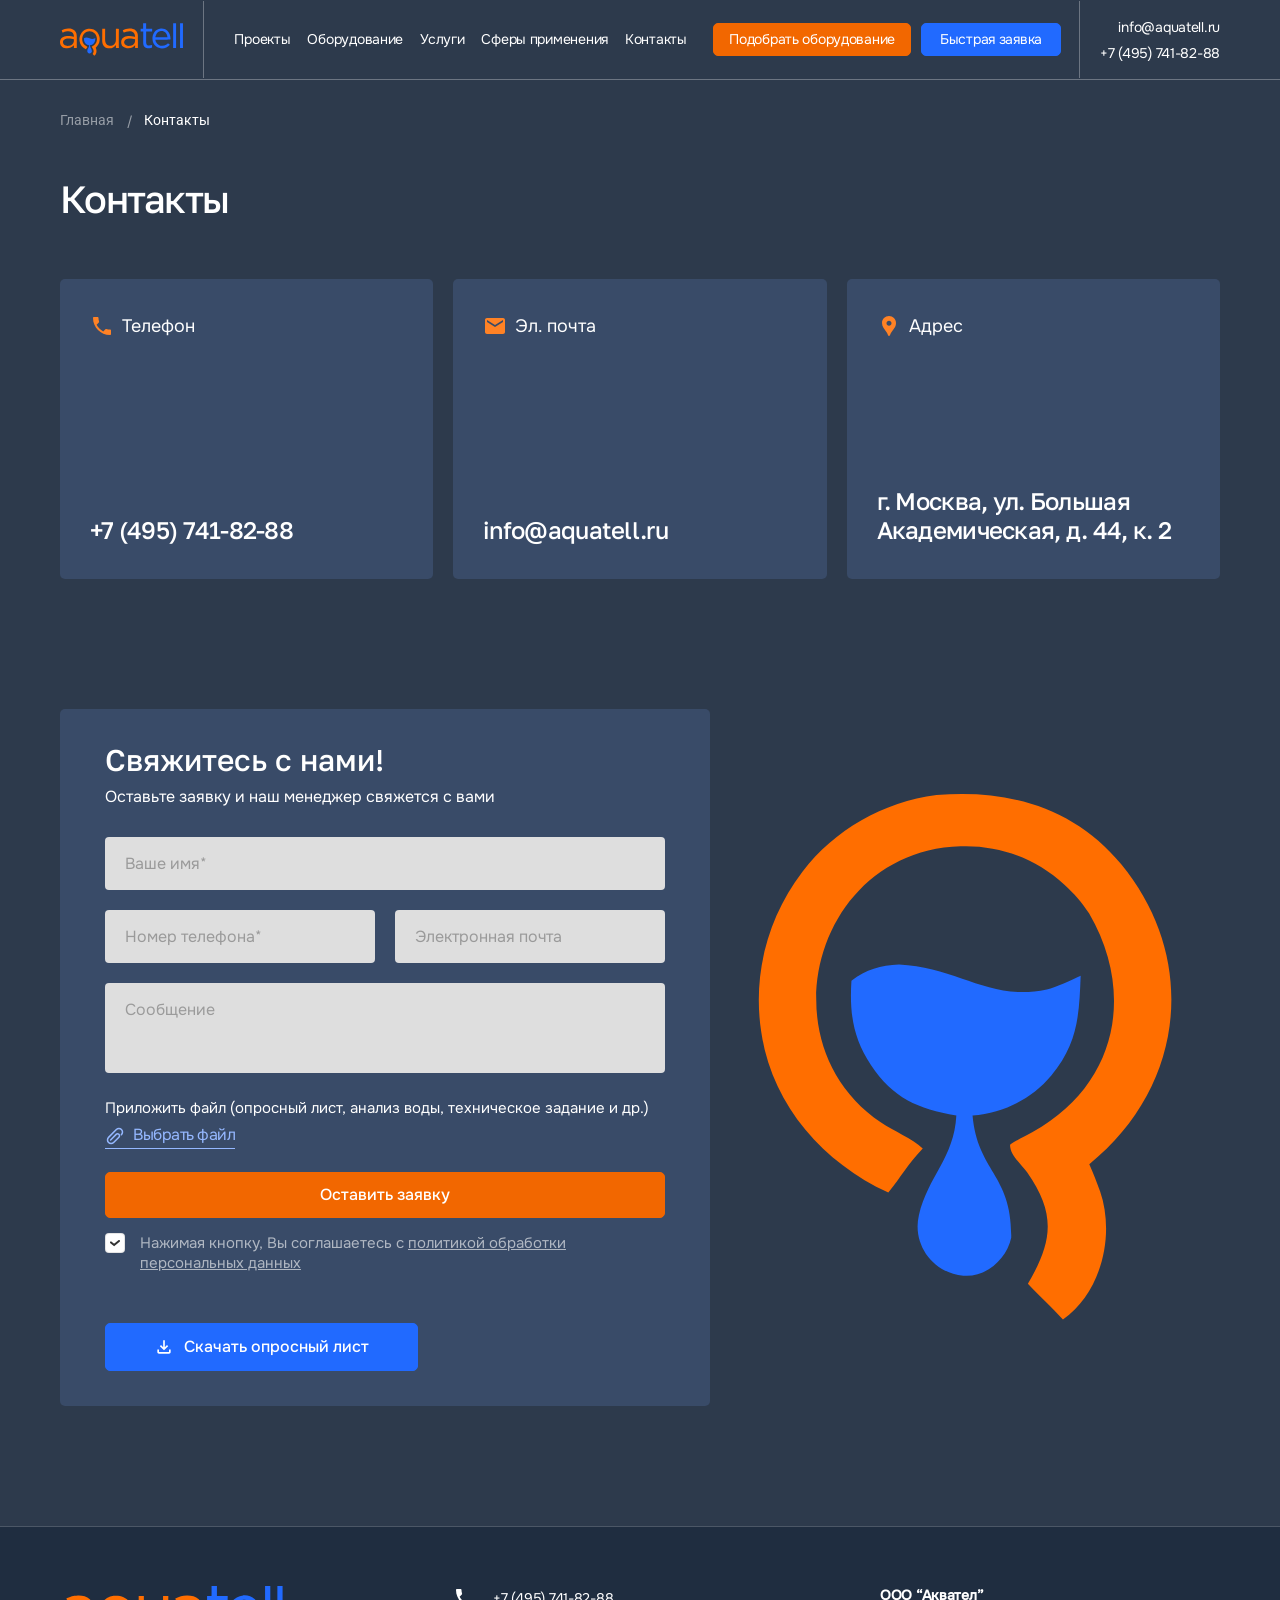
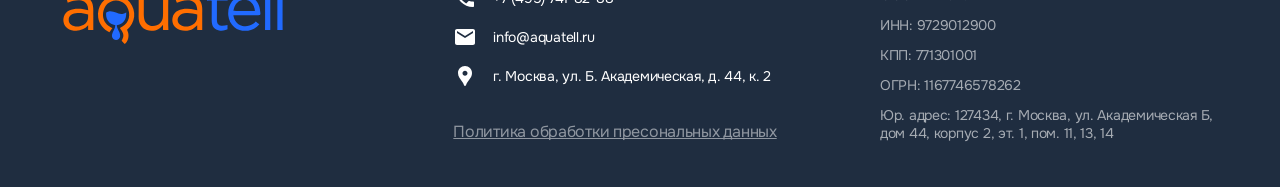
<file: contacts-page.html>
<!DOCTYPE html>
<html lang="ru">
  <head>
    <title>Контакты</title>
    <meta charset="utf-8">
    <meta name="viewport" content="width=device-width, initial-scale=1.0">
    <meta http-equiv="X-UA-Compatible" content="ie=edge">
    <meta name="description" content="Aquatell - Производство систем промышленной водоподготовки">
    <meta name="apple-mobile-web-app-title" content="Aquatell">
    <meta name="theme-color" content="#00000003;">
    <meta name="msapplication-navbutton-color" content="#00000003;">
    <meta name="apple-mobile-web-app-status-bar-style" content="default">
    <link rel="icon" type="image/png" href="img/favicon/favicon-96x96.png" sizes="96x96">
    <link rel="icon" type="image/svg+xml" href="img/favicon/favicon.svg">
    <link rel="shortcut icon" href="img/favicon/favicon.ico">
    <link rel="apple-touch-icon" sizes="180x180" href="img/favicon/apple-touch-icon.png">
    <link rel="manifest" href="img/favicon/site.webmanifest" crossorigin="use-credentials">
    <meta property="og:title" content="Aquatell">
    <meta property="og:image" content="img/content/open-graph.png">
    <meta property="og:type" content="website">
    <meta property="og:url" content="https://test.ru/">
    <meta property="og:description" content="Aquatell — Производство систем промышленной водоподготовки">
    <meta property="og:image:width" content="1200">
    <meta property="og:image:height" content="630">
    <link rel="stylesheet" href="css/style.min.css">
  </head>
  <body>
    <div class="visually-hidden"><svg xmlns="http://www.w3.org/2000/svg" xmlns:xlink="http://www.w3.org/1999/xlink"><defs>
<clipPath id="clip0_566_2673">
<rect width="24" height="24" fill="CurrentColor"/>
</clipPath>

    <clipPath id="clip0_981_2372">
      <rect width="24" height="24" fill="CurrentColor"/>
    </clipPath>
  
<clipPath id="clip0_566_2663">
<rect width="24" height="24" fill="CurrentColor"/>
</clipPath>
</defs><symbol id="icon-arrow-right" viewBox="0 0 8 15"><g fill="none">
  <path d="M0.00180292 1.15557L1.1344 -0.00028038L7.3034 6.29913C7.40284 6.40006 7.48176 6.52009 7.53561 6.65231C7.58946 6.78452 7.61719 6.92631 7.61719 7.06951C7.61719 7.21272 7.58946 7.3545 7.53561 7.48672C7.48176 7.61893 7.40284 7.73896 7.3034 7.8399L1.1344 14.1426L0.00287008 12.9867L5.79291 7.07115L0.00180292 1.15557Z" fill="CurrentColor"/>
</g></symbol><symbol id="icon-arrow-top-right" viewBox="0 0 20 20"><g fill="none">
  <path d="M18.207 18.5V1H0.707031M18.207 1L0.707031 18.5" stroke="CurrentColor" stroke-width="2"/>
</g></symbol><symbol id="icon-attach" viewBox="0 0 20 20"><g fill="none">
<path d="M16.3383 8.73415L16.4525 8.62082C17.1237 7.94757 17.5006 7.03567 17.5006 6.08499C17.5006 5.13431 17.1237 4.22241 16.4525 3.54915C15.7796 2.87733 14.8675 2.5 13.9167 2.5C12.9658 2.5 12.0537 2.87733 11.3808 3.54915L3.54915 11.3808C2.87733 12.0537 2.5 12.9658 2.5 13.9167C2.5 14.8675 2.87733 15.7796 3.54915 16.4525C4.22241 17.1237 5.13431 17.5006 6.08499 17.5006C7.03567 17.5006 7.94757 17.1237 8.62082 16.4525L13.9133 11.1558C14.1861 10.8819 14.3716 10.5333 14.4466 10.1541C14.5216 9.77488 14.4827 9.38194 14.3348 9.02479C14.1869 8.66764 13.9366 8.36226 13.6154 8.14712C13.2942 7.93198 12.9166 7.81671 12.53 7.81582C12.0111 7.81613 11.5136 8.02233 11.1467 8.38915L5.59915 13.9358" stroke="CurrentColor" stroke-width="1.5" stroke-miterlimit="10" stroke-linecap="round" stroke-linejoin="round"/>
</g></symbol><symbol id="icon-breadcrumb" viewBox="0 0 6 9"><g fill="none">
  <path d="M0.5 0.5L4.5 4.5L0.5 8.5" stroke="CurrentColor" stroke-linecap="round"/>
</g></symbol><symbol id="icon-check" viewBox="0 0 10 7"><g fill="none">
<path d="M1 2.42857L4.13043 5L9 1" stroke="CurrentColor" stroke-width="2" stroke-linecap="round"/>
</g></symbol><symbol id="icon-cross" viewBox="0 0 30 30"><g fill="none">
  <path fill-rule="evenodd" clip-rule="evenodd" d="M6.83667 6.83667C7.01246 6.66111 7.25074 6.5625 7.49918 6.5625C7.74761 6.5625 7.98589 6.66111 8.16168 6.83667L23.1617 21.8367C23.2538 21.9225 23.3277 22.026 23.3789 22.141C23.4301 22.256 23.4577 22.3801 23.4599 22.506C23.4621 22.6319 23.439 22.7569 23.3918 22.8737C23.3447 22.9904 23.2745 23.0965 23.1855 23.1855C23.0965 23.2745 22.9904 23.3447 22.8737 23.3918C22.7569 23.439 22.6319 23.4621 22.506 23.4599C22.3801 23.4577 22.256 23.4301 22.141 23.3789C22.026 23.3277 21.9225 23.2538 21.8367 23.1617L6.83667 8.16168C6.66111 7.98589 6.5625 7.74761 6.5625 7.49918C6.5625 7.25074 6.66111 7.01246 6.83667 6.83667Z" fill="CurrentColor"/>
  <path fill-rule="evenodd" clip-rule="evenodd" d="M23.1626 6.83667C23.3381 7.01246 23.4367 7.25074 23.4367 7.49918C23.4367 7.74761 23.3381 7.98589 23.1626 8.16168L8.16255 23.1617C7.98483 23.3273 7.74978 23.4174 7.5069 23.4131C7.26402 23.4089 7.03229 23.3105 6.86052 23.1387C6.68876 22.9669 6.59037 22.7352 6.58608 22.4923C6.5818 22.2495 6.67195 22.0144 6.83755 21.8367L21.8376 6.83667C22.0133 6.66111 22.2516 6.5625 22.5001 6.5625C22.7485 6.5625 22.9868 6.66111 23.1626 6.83667Z" fill="CurrentColor"/>
</g></symbol><symbol id="icon-delete" viewBox="0 0 16 16"><g fill="none">
<path d="M12 4L4 12M4 4L12 12" stroke="#CE4242" stroke-width="2" stroke-linecap="round" stroke-linejoin="round"/>
</g></symbol><symbol id="icon-download" viewBox="0 0 24 24"><g fill="none">
<path d="M12 16L7 11L8.4 9.55L11 12.15V4H13V12.15L15.6 9.55L17 11L12 16ZM6 20C5.45 20 4.97917 19.8042 4.5875 19.4125C4.19583 19.0208 4 18.55 4 18V15H6V18H18V15H20V18C20 18.55 19.8042 19.0208 19.4125 19.4125C19.0208 19.8042 18.55 20 18 20H6Z" fill="CurrentColor"/>
</g></symbol><symbol id="icon-loc" viewBox="0 0 24 24"><g fill="none">
<g clip-path="url(#clip0_566_2673)">
<path d="M12 2C8.13 2 5 5.13 5 9C5 10.74 5.5 12.37 6.41 13.84C7.36 15.38 8.61 16.7 9.57 18.24C10.04 18.99 10.38 19.69 10.74 20.5C11 21.05 11.21 22 12 22C12.79 22 13 21.05 13.25 20.5C13.62 19.69 13.95 18.99 14.42 18.24C15.38 16.71 16.63 15.39 17.58 13.84C18.5 12.37 19 10.74 19 9C19 5.13 15.87 2 12 2ZM12 11.75C10.62 11.75 9.5 10.63 9.5 9.25C9.5 7.87 10.62 6.75 12 6.75C13.38 6.75 14.5 7.87 14.5 9.25C14.5 10.63 13.38 11.75 12 11.75Z" fill="CurrentColor"/>
</g>

</g></symbol><symbol id="icon-mail" viewBox="0 0 24 24"><g fill="none">
  <g clip-path="url(#clip0_981_2372)">
    <path d="M20 4H4C2.9 4 2.01 4.9 2.01 6L2 18C2 19.1 2.9 20 4 20H20C21.1 20 22 19.1 22 18V6C22 4.9 21.1 4 20 4ZM20 8L12 13L4 8V6L12 11L20 6V8Z" fill="CurrentColor"/>
  </g>
  
</g></symbol><symbol id="icon-max" viewBox="0 0 16 16"><g fill="none">
<path fill-rule="evenodd" clip-rule="evenodd" d="M8.17189 15.9543C6.60169 15.9543 5.87199 15.7241 4.60362 14.8032C3.80132 15.8392 1.26075 16.6489 1.14995 15.2637C1.14995 14.2239 0.92072 13.3452 0.660929 12.3859C0.351482 11.2041 0 9.888 0 7.98102C0 3.42646 3.72111 0 8.12987 0C12.5424 0 16 3.59529 16 8.02321C16.0148 12.3827 12.5125 15.9311 8.17189 15.9543ZM8.23685 3.93678C6.08977 3.82552 4.41641 5.31812 4.04583 7.6587C3.7402 9.59641 4.2827 11.9562 4.74497 12.079C4.96655 12.1327 5.52434 11.6799 5.87199 11.3307C6.44687 11.7296 7.11631 11.9691 7.81279 12.0252C10.0375 12.1327 11.9385 10.4317 12.0878 8.19974C12.1748 5.96306 10.4619 4.06863 8.23685 3.94063V3.93678Z" fill="CurrentColor"/>
</g></symbol><symbol id="icon-minus" viewBox="0 0 18 18"><g fill="none">
  <path d="M3.75 9H14.25" stroke="CurrentColor" stroke-linecap="round" stroke-linejoin="round"/>
</g></symbol><symbol id="icon-plus" viewBox="0 0 18 18"><g fill="none">
  <path d="M9 3.75V14.25" stroke="CurrentColor" stroke-linecap="round" stroke-linejoin="round"/>
  <path d="M3.75 9H14.25" stroke="CurrentColor" stroke-linecap="round" stroke-linejoin="round"/>
</g></symbol><symbol id="icon-tel" viewBox="0 0 24 24"><g fill="none">
<g clip-path="url(#clip0_566_2663)">
<path d="M6.62 10.79C8.06 13.62 10.38 15.93 13.21 17.38L15.41 15.18C15.68 14.91 16.08 14.82 16.43 14.94C17.55 15.31 18.76 15.51 20 15.51C20.55 15.51 21 15.96 21 16.51V20C21 20.55 20.55 21 20 21C10.61 21 3 13.39 3 4C3 3.45 3.45 3 4 3H7.5C8.05 3 8.5 3.45 8.5 4C8.5 5.25 8.7 6.45 9.07 7.57C9.18 7.92 9.1 8.31 8.82 8.59L6.62 10.79Z" fill="CurrentColor"/>
</g>

</g></symbol><symbol id="icon-tg" viewBox="0 0 26 26"><g fill="none">
<path d="M21.1821 3.24611C20.9213 3.26545 20.6653 3.32663 20.424 3.42729H20.4207C20.1892 3.51911 19.0882 3.98223 17.4145 4.68423L11.4166 7.21029C7.11281 9.02217 2.88213 10.8064 2.88213 10.8064L2.9325 10.7869C2.9325 10.7869 2.64081 10.8828 2.33613 11.0916C2.14746 11.2108 1.98539 11.3677 1.86 11.5523C1.7105 11.7717 1.59025 12.1072 1.63494 12.4542C1.70806 13.0408 2.08831 13.3926 2.36131 13.5868C2.63756 13.7834 2.90081 13.8752 2.90081 13.8752H2.90731L6.87475 15.2118C7.05269 15.783 8.08375 19.1727 8.33156 19.9535C8.47781 20.4199 8.62 20.7116 8.79794 20.9342C8.88298 21.048 8.98562 21.143 9.10587 21.2194C9.16833 21.257 9.23556 21.2859 9.30575 21.3055L9.26512 21.2958C9.27731 21.299 9.28706 21.3088 9.296 21.312C9.3285 21.321 9.35044 21.3242 9.39187 21.3307C10.0199 21.5209 10.5245 21.1309 10.5245 21.1309L10.5529 21.1081L12.8954 18.9753L16.8214 21.9872L16.9107 22.0254C17.7289 22.3845 18.5577 22.1847 18.9956 21.832C19.4368 21.477 19.6082 21.0228 19.6082 21.0228L19.6367 20.9497L22.6706 5.40736C22.7567 5.02386 22.7786 4.66473 22.6836 4.31617C22.586 3.96315 22.3596 3.65959 22.049 3.46548C21.7886 3.30704 21.4865 3.23061 21.1821 3.24611ZM21.1 4.91173C21.0967 4.96292 21.1065 4.95723 21.0837 5.05554V5.06448L18.0783 20.4451C18.0653 20.467 18.0434 20.515 17.9832 20.5629C17.9199 20.6133 17.8695 20.645 17.6054 20.5402L12.8036 16.8587L9.90294 19.5026L10.5123 15.6107L18.3578 8.29823C18.6812 7.99761 18.5731 7.93423 18.5731 7.93423C18.5959 7.56536 18.0848 7.82617 18.0848 7.82617L8.19181 13.9549L8.18856 13.9386L3.44681 12.342V12.3388L3.43463 12.3364L3.459 12.3266L3.485 12.3136L3.51019 12.3047C3.51019 12.3047 7.74412 10.5204 12.0479 8.70854C14.2027 7.80098 16.3737 6.88692 18.0434 6.18167C19.0336 5.76486 20.0249 5.35048 21.0171 4.93854C21.0837 4.91254 21.0521 4.91173 21.1 4.91173Z" fill="CurrentColor"/>
</g></symbol><symbol id="icon-update" viewBox="0 0 20 20"><g fill="none">
<path d="M17 8.06603V3.82604L15.3013 5.52604C14.2598 4.312 12.8342 3.49172 11.2618 3.2018C9.68938 2.91189 8.06521 3.16985 6.65978 3.93272C5.25434 4.69559 4.15248 5.91732 3.53771 7.39441C2.92295 8.87151 2.8324 10.5148 3.28114 12.0506C3.72988 13.5864 4.69082 14.922 6.00392 15.8349C7.31701 16.7478 8.90299 17.1829 10.4977 17.0678C12.0924 16.9527 13.5996 16.2943 14.7681 15.2022C15.9367 14.1101 16.6962 12.6504 16.9201 11.066H15.5112C15.29 12.3308 14.6435 13.4818 13.6789 14.3284C12.7143 15.1749 11.4895 15.6661 10.2077 15.7203C8.92592 15.7746 7.66408 15.3888 6.63146 14.6269C5.59883 13.8649 4.85746 12.7726 4.53029 11.5311C4.20312 10.2896 4.3098 8.97349 4.83264 7.80099C5.35548 6.62849 6.26308 5.67006 7.40491 5.08465C8.54675 4.49923 9.85423 4.322 11.1105 4.58235C12.3668 4.84269 13.4965 5.52497 14.3121 6.51603L12.7633 8.06603H17Z" fill="CurrentColor"/>
</g></symbol><symbol id="logo-xl" viewBox="0 0 492 626"><g fill="none">
<path d="M211.509 1.33591C297.919 -6.02332 376.091 16.4166 431.369 83.7523C524.327 196.985 506.338 349.351 393.322 440.525C398.068 451.453 402.365 461.837 406.236 473.09C423.88 524.379 408.321 592.644 361.981 625.441C349.715 611.939 333.392 596.776 320.258 582.876C348.955 534.083 354.72 500.567 319.31 450.179C311.908 439.645 299.008 430.331 299.004 417.476C305.122 412.671 318.485 406.235 325.901 402.151C427.397 346.255 447.846 236.392 393.189 142.346C384.172 128.499 375.785 118.942 363.417 107.624C330.331 76.8516 285.796 60.4565 240.025 62.2014C66.0344 67.4062 6.35844 297.494 145.529 391.048C160.74 401.272 182.084 409.918 195.105 421.783C176.468 441.75 170.271 453.986 154.139 474.376C74.9509 437.529 15.5594 368.942 2.88843 283.048C-7.44944 215.741 10.2049 147.204 51.9581 92.5589C90.3999 42.6036 147.885 9.73471 211.509 1.33591Z" fill="#FF6E00"/>
<path d="M166.87 202.779C237.174 206.089 275.657 247.328 342.779 232.564C354.229 230.046 371.622 221.245 383.051 216.211C381.387 262.453 379.835 296.914 348.134 335.049C324.748 363.181 291.511 379.234 254.385 382.7C260.26 449.675 301.624 452.778 300.408 528.22C295.226 552.862 270.904 575.632 243.4 573.299C207.681 570.272 182.279 536.493 190.538 501.307C201.431 454.899 232.358 433.379 235.094 382.673C189.089 374.394 159.699 362.05 133.431 322.427C112.009 290.117 107.869 260.111 110.244 222.324C127.905 208.147 144.927 203.996 166.87 202.779Z" fill="#216AFF"/>
</g></symbol><symbol id="logo" viewBox="0 0 155 41"><g fill="none">
  <path fill-rule="evenodd" clip-rule="evenodd" d="M10.7679 6.70391C13.6595 6.69129 16.5956 7.30012 18.6946 9.44911C21.6689 12.4942 21.1608 17.0765 21.1604 20.9896L21.1704 31.1564C19.9845 31.1922 18.6939 31.1684 17.4996 31.1676L17.5176 27.8272C14.3684 31.269 10.3062 32.3941 5.79031 31.2415C3.51599 30.6609 1.89294 29.3942 0.73085 27.3254C-0.026349 25.6341 -0.228202 23.6874 0.281376 21.9089C2.33406 14.7456 12.3624 15.765 17.5629 17.1652C17.494 16.3115 17.401 15.2265 17.2049 14.4305C15.846 8.9132 8.49902 9.64601 4.5356 11.3051C4.07466 11.4981 3.5797 11.6468 3.10107 11.7692C2.83565 10.787 2.44782 9.72539 2.15963 8.7039C5.4502 7.40207 6.66914 6.97882 10.2364 6.73143C10.413 6.71355 10.5905 6.70438 10.7679 6.70391ZM17.4913 20.1907C15.6082 19.4629 11.8127 18.9144 9.82666 19.158C6.87077 19.365 3.50784 20.671 3.7983 24.3268C3.88648 25.4529 4.4164 26.4959 5.26901 27.2209C6.90711 28.622 9.61569 28.9116 11.6452 28.4685C13.6818 28.0102 15.4236 27.1619 16.6218 25.3312C17.6606 23.7443 17.511 22.0164 17.4913 20.1907Z" fill="#FF6E00"/>
  <path fill-rule="evenodd" clip-rule="evenodd" d="M87.6775 6.71295C90.5322 6.70731 93.574 7.2928 95.6929 9.38802C98.7555 12.4166 98.1665 16.895 98.1656 20.8694L98.1722 31.17L94.6477 31.1674L94.6063 27.7793C93.6899 28.7215 92.8449 29.5346 91.7083 30.2099C88.0774 32.3667 82.6541 32.1951 79.3732 29.4194C78.6761 28.8294 78.2339 28.1139 77.7785 27.3323C77.0672 25.8313 76.8593 24.1347 77.1867 22.5021C78.5181 15.592 87.4159 15.5555 92.6802 16.718C93.3379 16.8631 93.9965 16.9963 94.6561 17.1309C94.4011 9.983 89.0681 9.26949 83.3268 10.7133C82.2871 10.9748 81.27 11.4329 80.2454 11.7715C79.8117 10.844 79.4721 9.7675 79.1381 8.79042C82.2854 7.42614 83.8848 6.94908 87.3398 6.73161C87.4517 6.71966 87.5646 6.71342 87.6775 6.71295ZM94.6345 20.2267C92.7687 19.4981 88.7323 18.8671 86.7697 19.1565C84.9227 19.3315 83.0024 19.7681 81.7483 21.3011C81.0323 22.166 80.6915 23.2883 80.8025 24.4128C81.1469 28.1965 85.7752 29.109 88.7841 28.4403C90.8089 27.9552 92.6381 27.0169 93.7625 25.1761C94.7946 23.4869 94.5978 22.109 94.6345 20.2267Z" fill="#FF6E00"/>
  <path fill-rule="evenodd" clip-rule="evenodd" d="M127.124 6.62587C130.199 6.38929 133.081 7.25371 135.372 9.37919C138.044 11.8574 139.111 15.5433 139.267 19.1199C139.286 19.5528 139.301 20.1686 138.988 20.5046C138.716 20.7958 122.098 20.6203 120.146 20.6773C120.467 22.2142 120.786 23.3856 121.629 24.7389C122.759 26.5201 124.537 27.7744 126.575 28.2276C129.356 28.8606 131.873 28.2101 134.234 26.6933C134.904 26.1808 135.442 25.6627 136.054 25.0864C136.919 25.7642 137.545 26.4957 138.548 27.0792L138.529 27.1026C134.407 32.3004 126.016 33.3018 120.902 29.0735C118.447 27.0021 116.901 24.026 116.601 20.7977C115.903 13.7497 119.822 7.35956 127.072 6.63304C127.093 6.62931 127.1 6.62779 127.124 6.62587ZM135.412 17.5854C135.079 12.8996 131.942 9.39598 127.143 9.77376C123.748 10.3513 121.536 12.584 120.583 15.9704C120.43 16.5154 120.384 16.8806 120.186 17.4325L120.254 17.5369C120.894 17.6706 122.5 17.6239 123.226 17.6233L128.465 17.6163C130.718 17.6169 133.179 17.6605 135.412 17.5854Z" fill="#216AFF"/>
  <path d="M35.5156 6.91129C40.0282 6.50932 44.1107 7.735 46.9975 11.4129C51.8521 17.5977 50.9126 25.92 45.0105 30.8999C45.2584 31.4968 45.4828 32.0639 45.685 32.6786C46.6064 35.48 45.7938 39.2086 43.3738 41C42.7332 40.2625 41.8808 39.4343 41.1949 38.6751C42.6935 36.01 42.9946 34.1793 41.1454 31.4272C40.7588 30.8518 40.0851 30.3431 40.0849 29.6409C40.4044 29.3785 41.1023 29.027 41.4895 28.8039C46.79 25.7509 47.858 19.7501 45.0036 14.6133C44.5327 13.857 44.0947 13.3349 43.4488 12.7168C41.7209 11.036 39.3951 10.1405 37.0048 10.2358C27.9184 10.5201 24.8018 23.0875 32.0698 28.1974C32.8642 28.7559 33.9789 29.2281 34.6589 29.8762C33.6856 30.9668 33.362 31.6351 32.5195 32.7488C28.384 30.7362 25.2824 26.99 24.6206 22.2985C24.0808 18.6221 25.0027 14.8786 27.1832 11.8939C29.1908 9.16533 32.1929 7.37003 35.5156 6.91129Z" fill="#FF6E00"/>
  <path d="M53.2415 7.10753C54.4629 7.05935 55.6858 7.05772 56.9074 7.10265L56.9025 7.41189C56.8701 10.5038 56.8605 13.5958 56.8736 16.6879C56.8702 20.6939 56.1816 26.7252 61.3474 28.0216C63.728 28.6191 66.517 28.17 68.316 26.3528C69.2425 25.4136 69.898 24.2346 70.2115 22.9436C70.5891 21.3786 70.4566 18.0687 70.4552 16.3357L70.4621 7.08956C71.5263 7.07111 73.1804 7.01977 74.2 7.12665C74.2263 9.32774 74.1065 11.8143 74.1104 14.0992L74.1045 23.6555C74.1043 26.2015 74.0575 28.5588 74.2489 31.1011C73.2146 31.2292 71.534 31.1677 70.4619 31.154C70.4599 29.9027 70.4891 28.5896 70.3492 27.3521C68.2562 30.3836 66.0428 31.5775 62.3705 31.6623C58.0265 31.7627 54.3673 29.2075 53.4672 24.7867C53.0573 22.7739 53.2309 19.972 53.2319 17.8507L53.2415 7.10753Z" fill="#FF6E00"/>
  <path d="M104.754 0.0698612C105.778 -0.0364749 107.48 0.00953347 108.56 0.0119711L108.552 7.0649L116.171 7.09071L116.124 10.3335L108.567 10.3255L108.549 20.0708C108.549 21.4721 108.508 22.8936 108.551 24.2927C108.704 29.1917 112.837 28.3794 116.037 27.5475L116.029 30.5979L114.592 31.1813C112.918 31.6437 111.797 31.7922 110.052 31.5058C104.127 30.1349 104.87 25.3883 104.872 20.4593L104.886 10.3421C103.792 10.3318 102.697 10.3362 101.602 10.3553C101.563 9.28386 101.589 8.14948 101.597 7.07302L104.734 7.07513C104.788 4.80492 104.749 2.35374 104.754 0.0698612Z" fill="#216AFF"/>
  <path d="M33.1843 17.9142C36.8559 18.0949 38.8656 20.3474 42.371 19.541C42.9689 19.4035 43.8773 18.9227 44.4742 18.6478C44.3872 21.1735 44.3062 23.0558 42.6506 25.1388C41.4293 26.6753 39.6936 27.5522 37.7547 27.7414C38.0615 31.3996 40.2217 31.5691 40.1582 35.6898C39.8876 37.0357 38.6174 38.2795 37.181 38.152C35.3156 37.9867 33.9891 36.1416 34.4204 34.2198C34.9892 31.685 36.6044 30.5096 36.7473 27.74C34.3447 27.2878 32.8099 26.6136 31.4381 24.4494C30.3193 22.6846 30.1031 21.0456 30.2271 18.9817C31.1495 18.2073 32.0384 17.9806 33.1843 17.9142Z" fill="#216AFF"/>
  <path d="M142.58 0.029939C143.785 0.000668916 145.079 0.0254177 146.29 0.0273391L146.277 21.1819L146.286 27.4845C146.288 28.6025 146.332 30.066 146.258 31.1616C145.023 31.1707 143.787 31.1659 142.551 31.1473C142.607 26.8958 142.623 22.6439 142.598 18.3922L142.58 0.029939Z" fill="#216AFF"/>
  <path d="M151.281 0.0243482C152.493 0.00580341 153.75 0.0227614 154.966 0.0226945L154.961 19.5091C154.96 23.3622 154.91 27.3318 155 31.1689L151.264 31.1712L151.281 0.0243482Z" fill="#216AFF"/>
</g></symbol></svg>
    </div>
    <div class="wrapper header-top-80">
      <header class="header" data-header data-media="(min-width: 1200px)">
        <div class="container">
          <div class="header__wrapper"><a class="header__logo" href="index.html">
              <svg width="155" height="41" aria-hidden="true">
                <use xlink:href="#logo"></use>
              </svg></a>
            <div class="header__main">
              <nav class="main-nav">
                <div class="container">
                  <ul class="main-nav__list list-reset">
                    <li class="main-nav__item"><a class="main-nav__link" href="#">Проекты</a></li>
                    <li class="main-nav__item"><a class="main-nav__link" href="#">Оборудование</a></li>
                    <li class="main-nav__item"><a class="main-nav__link" href="#">Услуги</a></li>
                    <li class="main-nav__item"><a class="main-nav__link" href="#">Сферы применения</a></li>
                    <li class="main-nav__item"><a class="main-nav__link" href="#">Контакты</a></li>
                  </ul>
                </div>
              </nav>
              <div class="header__burger-footer">
                <div class="container">
                  <div class="header__inner"><a class="header__tel" href="tel:+74957418288">+7 (495) 741-82-88</a><a class="header__email" href="mailto:info@aquatell.ru">info@aquatell.ru</a></div>
                  <div class="header__actions">
                    <a class="btn btn--size-xs header__btn" href="#" data-open-modal="questionnaire">Подобрать оборудование
                    </a>
                    <button class="btn btn--size-xs btn--color-blue header__btn" type="button" data-open-modal="modal-quick-feedback">Быстрая заявка
                    </button>
                  </div>
                </div>
              </div>
            </div>
            <div class="header__inner"><a class="header__email" href="mailto:info@aquatell.ru">info@aquatell.ru</a><a class="header__tel" href="tel:+74957418288">+7 (495) 741-82-88</a></div>
            <button class="btn-reset header__toggle" type="button" data-toggle-menu><span class="burger"><span class="burger__span"></span></span></button>
          </div>
        </div>
      </header>
      <main>
        <div class="breadcrumbs">
          <div class="container">
            <ul class="list-reset breadcrumbs__list">
              <li class="breadcrumbs__item"><a class="breadcrumbs__link" href="index.html">Главная<span class="breadcrumbs__icon">/</span></a>
              </li>
              <li class="breadcrumbs__item"><span class="breadcrumbs__text">Контакты</span>
              </li>
            </ul>
          </div>
        </div>
        <section class="contacts">
          <div class="container">
            <h2 class="contacts__title">Контакты</h2>
            <ul class="contacts__list list-reset">
              <li class="contacts__item">
                <h3 class="contacts__subtitle">Телефон
                  <svg width="24" height="24" aria-hidden="true">
                    <use xlink:href="#icon-tel"></use>
                  </svg>
                </h3><a class="contacts__link" href="tel:+74957418288">+7 (495) 741-82-88</a>
              </li>
              <li class="contacts__item">
                <h3 class="contacts__subtitle">Эл. почта
                  <svg width="24" height="24" aria-hidden="true">
                    <use xlink:href="#icon-mail"></use>
                  </svg>
                </h3><a class="contacts__link" href="mailto:info@aquatell.ru">info@aquatell.ru</a>
              </li>
              <li class="contacts__item">
                <h3 class="contacts__subtitle">Адрес
                  <svg width="24" height="24" aria-hidden="true">
                    <use xlink:href="#icon-loc"></use>
                  </svg>
                </h3><span class="contacts__text">г. Москва, ул. Большая Академическая, д. 44, к. 2</span>
              </li>
            </ul>
          </div>
        </section>
        <section class="feedback">
          <div class="container"> 
            <div class="feedback__wrapper">
              <div class="feedback-form">
                <h2 class="feedback-form__title">Свяжитесь с нами!</h2>
                <p class="feedback-form__text">Оставьте заявку и наш менеджер свяжется с вами</p>
                <form action="#" method="post" data-validation data-feedback-form>
                  <div class="custom-input" data-validation-type="text">
                    <label>
                      <input type="text" name="user-name" placeholder="Ваше имя*" autocomplete="off">
                    </label>
                  </div>
                  <div class="feedback-form__inner">
                    <div class="custom-input" data-validation-type="phone">
                      <label>
                        <input type="tel" name="user-phone" placeholder="Номер телефона*" autocomplete="off">
                      </label>
                    </div>
                    <div class="custom-input">
                      <label>
                        <input type="email" name="user-email" placeholder="Электронная почта" autocomplete="off">
                      </label>
                    </div>
                  </div>
                  <div class="custom-textarea">
                    <label>
                      <textarea name="user-text" placeholder="Сообщение"></textarea>
                    </label>
                  </div>
                  <div class="feedback-form__actions">
                    <div class="form-attachment">
                      <p class="form-attachment__text">Приложить файл (опросный лист, анализ воды, техническое задание и др.)</p>
                      <button class="form-attachment__btn btn-reset" type="button" data-attachment-btn>
                        <svg width="20" height="20" aria-hidden="true">
                          <use xlink:href="#icon-attach"></use>
                        </svg><span>Выбрать файл</span>
                      </button>
                      <div class="form-attachment__files" data-attachment-files></div>
                    </div>
                    <button class="btn feedback-form__btn" type="submit">Оставить заявку
                    </button>
                    <div class="custom-checkbox" data-validation-type="checkbox">
                      <label>
                        <input type="checkbox" name="user-personal-data" checked><span class="custom-checkbox__icon">
                          <svg width="10" height="7" aria-hidden="true">
                            <use xlink:href="#icon-check"></use>
                          </svg></span><span class="custom-checkbox__label">Нажимая кнопку, Вы соглашаетесь с <a href='#'>политикой обработки персональных данных</a></span>
                      </label>
                    </div>
                  </div>
                  <div class="errors" data-validation-errors></div>
                </form>
                <button class="btn btn--color-blue feedback-form__download-btn" type="button">Скачать опросный лист
                  <svg width="20" height="20" aria-hidden="true">
                    <use xlink:href="#icon-download"></use>
                  </svg>
                </button>
              </div>
              <div class="feedback__img"> <img src="img/content/img-logo.svg" width="492" height="626">
              </div>
            </div>
          </div>
        </section>
      </main>
      <footer class="footer">
        <div class="container">
          <div class="footer__wrapper"><a class="footer__logo" href="index.html">
              <svg width="164" height="77" aria-hidden="true">
                <use xlink:href="#logo"></use>
              </svg></a>
            <div class="footer__center"><a class="footer__link" href="tel:+74957418288"> 
                <svg width="24" height="24" aria-hidden="true">
                  <use xlink:href="#icon-tel"></use>
                </svg><span>+7 (495) 741-82-88</span></a><a class="footer__link" href="mailto:info@aquatell.ru"> 
                <svg width="24" height="24" aria-hidden="true">
                  <use xlink:href="#icon-mail"></use>
                </svg><span>info@aquatell.ru</span></a>
              <p class="footer__text">
                <svg width="24" height="24" aria-hidden="true">
                  <use xlink:href="#icon-loc"></use>
                </svg><span>г. Москва, ул. Б. Академическая, д. 44, к. 2</span>
              </p><a class="footer__privacy footer__privacy--desktop" href="#">Политика обработки пресональных данных</a>
            </div>
            <div class="footer__info">
              <h3 class="footer__subtitle">ООО “Аквател”</h3>
              <p>ИНН: 9729012900</p>
              <p>КПП: 771301001</p>
              <p>ОГРН: 1167746578262</p>
              <p>Юр. адрес: 127434, г. Москва, ул. Академическая Б, дом 44, корпус 2, эт. 1, пом. 11, 13, 14 </p>
            </div><a class="footer__privacy footer__privacy--mobile" href="#">Политика обработки пресональных данных</a>
          </div>
        </div>
      </footer>
    </div>
    <div class="modal modal--questionnaire" data-modal="questionnaire">
      <div class="modal__wrapper">
        <div class="modal__overlay" data-close-modal></div>
        <div class="modal__content">
          <div class="questionnaire modal-cart">
            <form action="#" method="post" data-questionnaire data-validation>
              <div class="questionnaire__body" data-questionnaire-body>
                <ol class="questionnaire__list list-reset" data-questionnaire-list>
                  <li class="questionnaire__item is-active" data-step>
                    <div class="questionnaire-step">
                      <div class="questionnaire-step__counter" data-counter></div>
                      <fieldset class="questionnaire-step__group">
                        <legend class="questionnaire-step__title">Укажите источник водоснабжения</legend>
                        <div class="questionnaire-step__inner">
                          <div class="custom-checkbox">
                            <label>
                              <input type="checkbox" name="source"><span class="custom-checkbox__icon">
                                <svg width="10" height="7" aria-hidden="true">
                                  <use xlink:href="#icon-check"></use>
                                </svg></span><span class="custom-checkbox__label">Скважина</span><img src="img/content/questionnaire/img-01.png" width="246" height="190">
                            </label>
                          </div>
                          <div class="custom-checkbox">
                            <label>
                              <input type="checkbox" name="source"><span class="custom-checkbox__icon">
                                <svg width="10" height="7" aria-hidden="true">
                                  <use xlink:href="#icon-check"></use>
                                </svg></span><span class="custom-checkbox__label">Поверхностный источник</span><img src="img/content/questionnaire/img-02.png" width="246" height="190">
                            </label>
                          </div>
                          <div class="custom-checkbox">
                            <label>
                              <input type="checkbox" name="source"><span class="custom-checkbox__icon">
                                <svg width="10" height="7" aria-hidden="true">
                                  <use xlink:href="#icon-check"></use>
                                </svg></span><span class="custom-checkbox__label">Водопровод</span><img src="img/content/questionnaire/img-03.png" width="246" height="190">
                            </label>
                          </div>
                        </div>
                        <div class="custom-textarea">
                          <label><span class="custom-textarea__label">Другое</span>
                            <textarea name="user-text" placeholder="Введите текст"></textarea>
                          </label>
                        </div>
                        <div class="form-attachment">
                          <p class="form-attachment__text">Приложите анализ исходной воды (при наличии)</p>
                          <button class="form-attachment__btn btn-reset" type="button" data-attachment-btn>
                            <svg width="20" height="20" aria-hidden="true">
                              <use xlink:href="#icon-attach"></use>
                            </svg><span>Выбрать файл</span>
                          </button>
                          <div class="form-attachment__files" data-attachment-files></div>
                        </div>
                      </fieldset>
                      <div class="questionnaire__nav">
                        <button class="btn questionnaire__btn questionnaire__btn--next" type="button" data-btn-next>Далее
                        </button>
                      </div>
                    </div>
                  </li>
                  <li class="questionnaire__item" data-step>
                    <div class="questionnaire-step">
                      <div class="questionnaire-step__counter" data-counter></div>
                      <fieldset class="questionnaire-step__group">
                        <legend class="questionnaire-step__title">Для каких целей нужна водоподготовка?</legend>
                        <div class="questionnaire-step__inner">
                          <div class="custom-checkbox">
                            <label>
                              <input type="checkbox" name="purpose"><span class="custom-checkbox__icon">
                                <svg width="10" height="7" aria-hidden="true">
                                  <use xlink:href="#icon-check"></use>
                                </svg></span><span class="custom-checkbox__label">Для питьевых целей</span><img src="img/content/questionnaire/img-04.png" width="246" height="190">
                            </label>
                          </div>
                          <div class="custom-checkbox">
                            <label>
                              <input type="checkbox" name="purpose"><span class="custom-checkbox__icon">
                                <svg width="10" height="7" aria-hidden="true">
                                  <use xlink:href="#icon-check"></use>
                                </svg></span><span class="custom-checkbox__label">Пищевое производство</span><img src="img/content/questionnaire/img-05.png" width="246" height="190">
                            </label>
                          </div>
                          <div class="custom-checkbox">
                            <label>
                              <input type="checkbox" name="purpose"><span class="custom-checkbox__icon">
                                <svg width="10" height="7" aria-hidden="true">
                                  <use xlink:href="#icon-check"></use>
                                </svg></span><span class="custom-checkbox__label">Химическое производство</span><img src="img/content/questionnaire/img-06.png" width="246" height="190">
                            </label>
                          </div>
                          <div class="custom-checkbox">
                            <label>
                              <input type="checkbox" name="purpose"><span class="custom-checkbox__icon">
                                <svg width="10" height="7" aria-hidden="true">
                                  <use xlink:href="#icon-check"></use>
                                </svg></span><span class="custom-checkbox__label">Для котельной</span><img src="img/content/questionnaire/img-07.png" width="246" height="190">
                            </label>
                          </div>
                          <div class="custom-checkbox">
                            <label>
                              <input type="checkbox" name="purpose"><span class="custom-checkbox__icon">
                                <svg width="10" height="7" aria-hidden="true">
                                  <use xlink:href="#icon-check"></use>
                                </svg></span><span class="custom-checkbox__label">Тепличный комплекс</span><img src="img/content/questionnaire/img-08.png" width="246" height="190">
                            </label>
                          </div>
                          <div class="custom-checkbox">
                            <label>
                              <input type="checkbox" name="purpose"><span class="custom-checkbox__icon">
                                <svg width="10" height="7" aria-hidden="true">
                                  <use xlink:href="#icon-check"></use>
                                </svg></span><span class="custom-checkbox__label">Парфюмерия/косметика</span><img src="img/content/questionnaire/img-09.png" width="246" height="190">
                            </label>
                          </div>
                        </div>
                        <div class="custom-textarea">
                          <label><span class="custom-textarea__label">Другое</span>
                            <textarea name="user-text" placeholder="Введите текст"></textarea>
                          </label>
                        </div>
                      </fieldset>
                      <div class="questionnaire__nav">
                        <button class="btn questionnaire__btn questionnaire__btn--prev" type="button" data-btn-prev>Назад
                        </button>
                        <button class="btn questionnaire__btn questionnaire__btn--next" type="button" data-btn-next>Далее
                        </button>
                      </div>
                    </div>
                  </li>
                  <li class="questionnaire__item" data-step>
                    <div class="questionnaire-step">
                      <div class="questionnaire-step__counter" data-counter></div>
                      <fieldset class="questionnaire-step__group">
                        <legend class="questionnaire-step__title">Какая требуется производительность установки водоподготовки?</legend>
                        <div class="questionnaire-step__list">
                          <div class="custom-input">
                            <label><span class="custom-input__label">Часовая, м3/ч</span>
                              <input type="text" name="hours" placeholder="Введите значение" autocomplete="off">
                            </label>
                          </div>
                          <div class="custom-input">
                            <label><span class="custom-input__label">Суточная, м3/сут</span>
                              <input type="text" name="daily" placeholder="Введите значение" autocomplete="off">
                            </label>
                          </div>
                        </div>
                      </fieldset>
                      <button class="questionnaire__btn questionnaire__btn--skip btn-reset" type="button" data-btn-skip>Пропустить вопрос</button>
                      <div class="questionnaire__nav">
                        <button class="btn questionnaire__btn questionnaire__btn--prev" type="button" data-btn-prev>Назад
                        </button>
                        <button class="btn questionnaire__btn questionnaire__btn--next" type="button" data-btn-next>Далее
                        </button>
                      </div>
                    </div>
                  </li>
                  <li class="questionnaire__item" data-step>
                    <div class="questionnaire-step">
                      <div class="questionnaire-step__counter" data-counter></div>
                      <fieldset class="questionnaire-step__group">
                        <legend class="questionnaire-step__title">Какой требуется режим работы установки?</legend>
                        <div class="questionnaire-step__list">
                          <div class="custom-radio">
                            <label>
                              <input type="radio" name="mode" value="constant"><span class="custom-radio__icon"></span><span class="custom-radio__label">Непрерывный (24 часа в сутки)</span>
                            </label>
                          </div>
                          <div class="custom-radio">
                            <label>
                              <input type="radio" name="mode" value="regular"><span class="custom-radio__icon"></span><span class="custom-radio__label">Периодический (посменно)</span>
                            </label>
                          </div>
                        </div>
                      </fieldset>
                      <div class="questionnaire__nav">
                        <button class="btn questionnaire__btn questionnaire__btn--prev" type="button" data-btn-prev>Назад
                        </button>
                        <button class="btn questionnaire__btn questionnaire__btn--next" type="button" data-btn-next>Далее
                        </button>
                      </div>
                    </div>
                  </li>
                  <li class="questionnaire__item" data-step>
                    <div class="questionnaire-step">
                      <div class="questionnaire-step__counter" data-counter></div>
                      <fieldset class="questionnaire-step__group">
                        <legend class="questionnaire-step__title">Требуется ли сопутствующее оборудование?</legend>
                        <div class="questionnaire-step__list">
                          <div class="custom-checkbox">
                            <label>
                              <input type="checkbox" name="equipment"><span class="custom-checkbox__icon">
                                <svg width="10" height="7" aria-hidden="true">
                                  <use xlink:href="#icon-check"></use>
                                </svg></span><span class="custom-checkbox__label">Емкости</span>
                            </label>
                          </div>
                          <div class="custom-checkbox">
                            <label>
                              <input type="checkbox" name="equipment"><span class="custom-checkbox__icon">
                                <svg width="10" height="7" aria-hidden="true">
                                  <use xlink:href="#icon-check"></use>
                                </svg></span><span class="custom-checkbox__label">Насосная станция</span>
                            </label>
                          </div>
                          <div class="custom-checkbox">
                            <label>
                              <input type="checkbox" name="equipment"><span class="custom-checkbox__icon">
                                <svg width="10" height="7" aria-hidden="true">
                                  <use xlink:href="#icon-check"></use>
                                </svg></span><span class="custom-checkbox__label">Не требуется</span>
                            </label>
                          </div>
                        </div>
                        <div class="custom-textarea">
                          <label><span class="custom-textarea__label">Другое</span>
                            <textarea name="user-text" placeholder="Введите текст"></textarea>
                          </label>
                        </div>
                      </fieldset>
                      <div class="questionnaire__nav">
                        <button class="btn questionnaire__btn questionnaire__btn--prev" type="button" data-btn-prev>Назад
                        </button>
                        <button class="btn questionnaire__btn questionnaire__btn--next" type="button" data-btn-next>Далее
                        </button>
                      </div>
                    </div>
                  </li>
                  <li class="questionnaire__item" data-step>
                    <div class="questionnaire-step">
                      <div class="questionnaire-step__counter" data-counter></div>
                      <fieldset class="questionnaire-step__group">
                        <legend class="questionnaire-step__title">Помещение для монтажа установки водоподготовки:</legend>
                        <div class="questionnaire-step__list">
                          <div class="custom-radio">
                            <label>
                              <input type="radio" name="placement" value="exist"><span class="custom-radio__icon"></span><span class="custom-radio__label">Существующее</span>
                            </label>
                          </div>
                          <div class="custom-radio">
                            <label>
                              <input type="radio" name="placement" value="build"><span class="custom-radio__icon"></span><span class="custom-radio__label">Строится/проектируется</span>
                            </label>
                          </div>
                          <div class="custom-radio">
                            <label>
                              <input type="radio" name="placement" value="module"><span class="custom-radio__icon"></span><span class="custom-radio__label">Блочно-модульное исполнение</span>
                            </label>
                          </div>
                        </div>
                      </fieldset>
                      <div class="questionnaire__nav">
                        <button class="btn questionnaire__btn questionnaire__btn--prev" type="button" data-btn-prev>Назад
                        </button>
                        <button class="btn questionnaire__btn questionnaire__btn--next" type="button" data-btn-next>Далее
                        </button>
                      </div>
                    </div>
                  </li>
                  <li class="questionnaire__item" data-step>
                    <div class="questionnaire-step">
                      <div class="questionnaire-step__counter" data-counter></div>
                      <fieldset class="questionnaire-step__group">
                        <legend class="questionnaire-step__title">Какие дополнительные услуги потребуются?</legend>
                        <div class="questionnaire-step__list">
                          <div class="custom-checkbox">
                            <label>
                              <input type="checkbox" name="extras"><span class="custom-checkbox__icon">
                                <svg width="10" height="7" aria-hidden="true">
                                  <use xlink:href="#icon-check"></use>
                                </svg></span><span class="custom-checkbox__label">Проектирование</span>
                            </label>
                          </div>
                          <div class="custom-checkbox">
                            <label>
                              <input type="checkbox" name="extras"><span class="custom-checkbox__icon">
                                <svg width="10" height="7" aria-hidden="true">
                                  <use xlink:href="#icon-check"></use>
                                </svg></span><span class="custom-checkbox__label">Монтаж + пусконаладочные работы</span>
                            </label>
                          </div>
                          <div class="custom-checkbox">
                            <label>
                              <input type="checkbox" name="extras"><span class="custom-checkbox__icon">
                                <svg width="10" height="7" aria-hidden="true">
                                  <use xlink:href="#icon-check"></use>
                                </svg></span><span class="custom-checkbox__label">Доставка</span>
                            </label>
                          </div>
                          <div class="custom-checkbox">
                            <label>
                              <input type="checkbox" name="extras"><span class="custom-checkbox__icon">
                                <svg width="10" height="7" aria-hidden="true">
                                  <use xlink:href="#icon-check"></use>
                                </svg></span><span class="custom-checkbox__label">Не потребуются</span>
                            </label>
                          </div>
                        </div>
                      </fieldset>
                      <div class="questionnaire__nav">
                        <button class="btn questionnaire__btn questionnaire__btn--prev" type="button" data-btn-prev>Назад
                        </button>
                        <button class="btn questionnaire__btn questionnaire__btn--next" type="button" data-btn-next>Далее
                        </button>
                      </div>
                    </div>
                  </li>
                  <li class="questionnaire__item" data-step>
                    <div class="questionnaire-step">
                      <div class="questionnaire-step__counter" data-counter></div>
                      <fieldset class="questionnaire-step__group">
                        <legend class="questionnaire-step__title">Приложите, пожалуйста, дополнительную документацию, при ее наличии</legend>
                        <div class="questionnaire-step__block">
                          <div class="form-attachment">
                            <p class="form-attachment__text">Требования к очищенной воде</p>
                            <button class="form-attachment__btn btn-reset" type="button" data-attachment-btn>
                              <svg width="20" height="20" aria-hidden="true">
                                <use xlink:href="#icon-attach"></use>
                              </svg><span>Выбрать файл</span>
                            </button>
                            <div class="form-attachment__files" data-attachment-files></div>
                          </div>
                          <div class="form-attachment">
                            <p class="form-attachment__text">Габариты/план помещения</p>
                            <button class="form-attachment__btn btn-reset" type="button" data-attachment-btn>
                              <svg width="20" height="20" aria-hidden="true">
                                <use xlink:href="#icon-attach"></use>
                              </svg><span>Выбрать файл</span>
                            </button>
                            <div class="form-attachment__files" data-attachment-files></div>
                          </div>
                          <div class="form-attachment">
                            <p class="form-attachment__text">Техническое задание</p>
                            <button class="form-attachment__btn btn-reset" type="button" data-attachment-btn>
                              <svg width="20" height="20" aria-hidden="true">
                                <use xlink:href="#icon-attach"></use>
                              </svg><span>Выбрать файл</span>
                            </button>
                            <div class="form-attachment__files" data-attachment-files></div>
                          </div>
                        </div>
                      </fieldset>
                      <button class="questionnaire__btn questionnaire__btn--skip btn-reset" type="button" data-btn-skip>Пропустить вопрос</button>
                      <div class="questionnaire__nav">
                        <button class="btn questionnaire__btn questionnaire__btn--prev" type="button" data-btn-prev>Назад
                        </button>
                        <button class="btn questionnaire__btn questionnaire__btn--next" type="button" data-btn-next>Далее
                        </button>
                      </div>
                    </div>
                  </li>
                </ol>
                <div class="questionnaire__final" data-questionnaire-final>
                  <h2 class="modal-cart__title">Оставьте контактные данные</h2>
                  <p class="modal-cart__text">Подготовим и отправим вам персональное коммерческое предложение</p>
                  <div class="feedback-form">
                    <div class="feedback-form__inner">
                      <div class="custom-input" data-validation-type="phone">
                        <label>
                          <input type="tel" name="user-phone" placeholder="Номер телефона*" autocomplete="off">
                        </label>
                      </div>
                      <div class="custom-input">
                        <label>
                          <input type="email" name="user-email" placeholder="Электронная почта" autocomplete="off">
                        </label>
                      </div>
                    </div>
                    <button class="btn feedback-form__btn" type="submit">Подобрать оборудование
                    </button>
                    <div class="custom-checkbox" data-validation-type="checkbox">
                      <label>
                        <input type="checkbox" name="user-personal-data" checked><span class="custom-checkbox__icon">
                          <svg width="10" height="7" aria-hidden="true">
                            <use xlink:href="#icon-check"></use>
                          </svg></span><span class="custom-checkbox__label">Нажимая кнопку, Вы соглашаетесь с <a href='#'>политикой обработки персональных данных</a></span>
                      </label>
                    </div>
                    <div class="errors" data-validation-errors></div>
                  </div>
                </div>
              </div>
            </form>
          </div>
          <button class="btn-reset modal__close-button" type="button" arial-label="Закрыть попап" data-close-modal>
            <svg width="30" height="30" aria-hidden="true">
              <use xlink:href="#icon-cross"></use>
            </svg>
          </button>
        </div>
      </div>
    </div>
    <div class="modal modal--feedback" data-modal="modal-feedback">
      <div class="modal__wrapper">
        <div class="modal__overlay" data-close-modal></div>
        <div class="modal__content">
          <div class="modal-cart">
            <h2 class="modal-cart__title">Оставьте контактные данные</h2>
            <p class="modal-cart__text">Подготовим и отправим вам персональное коммерческое предложение</p>
            <div class="feedback-form">
              <form action="#" method="post" data-validation data-feedback-form>
                <div class="feedback-form__inner">
                  <div class="custom-input" data-validation-type="phone">
                    <label>
                      <input type="tel" name="user-phone" placeholder="Номер телефона*" autocomplete="off">
                    </label>
                  </div>
                  <div class="custom-input">
                    <label>
                      <input type="email" name="user-email" placeholder="Электронная почта" autocomplete="off">
                    </label>
                  </div>
                </div>
                <button class="btn feedback-form__btn" type="submit">Подобрать оборудование
                </button>
                <div class="custom-checkbox" data-validation-type="checkbox">
                  <label>
                    <input type="checkbox" name="user-personal-data" checked><span class="custom-checkbox__icon">
                      <svg width="10" height="7" aria-hidden="true">
                        <use xlink:href="#icon-check"></use>
                      </svg></span><span class="custom-checkbox__label">Нажимая кнопку, Вы соглашаетесь с <a href='#'>политикой обработки персональных данных</a></span>
                  </label>
                </div>
                <div class="errors" data-validation-errors></div>
              </form>
            </div>
          </div>
          <button class="btn-reset modal__close-button" type="button" arial-label="Закрыть попап" data-close-modal>
            <svg width="30" height="30" aria-hidden="true">
              <use xlink:href="#icon-cross"></use>
            </svg>
          </button>
        </div>
      </div>
    </div>
    <div class="modal modal--quick-feedback" data-modal="modal-quick-feedback">
      <div class="modal__wrapper">
        <div class="modal__overlay" data-close-modal></div>
        <div class="modal__content">
          <div class="modal-cart modal-cart--size-xs">
            <h2 class="modal-cart__title">Быстрая заявка</h2>
            <p class="modal-cart__text">Оставьте заявку и наш менеджер свяжется с вами</p>
            <div class="feedback-form">
              <form action="#" method="post" data-validation data-feedback-form>
                <div class="feedback-form__inner">
                  <div class="custom-input" data-validation-type="phone">
                    <label>
                      <input type="tel" name="user-phone" placeholder="Номер телефона*" autocomplete="off">
                    </label>
                  </div>
                  <div class="custom-input">
                    <label>
                      <input type="email" name="user-email" placeholder="Электронная почта" autocomplete="off">
                    </label>
                  </div>
                </div>
                <button class="btn feedback-form__btn" type="submit">Оставить заявку
                </button>
                <div class="custom-checkbox" data-validation-type="checkbox">
                  <label>
                    <input type="checkbox" name="user-personal-data" checked><span class="custom-checkbox__icon">
                      <svg width="10" height="7" aria-hidden="true">
                        <use xlink:href="#icon-check"></use>
                      </svg></span><span class="custom-checkbox__label">Нажимая кнопку, Вы соглашаетесь с <a href='#'>политикой обработки персональных данных</a></span>
                  </label>
                </div>
                <div class="errors" data-validation-errors></div>
              </form>
            </div>
          </div>
          <button class="btn-reset modal__close-button" type="button" arial-label="Закрыть попап" data-close-modal>
            <svg width="30" height="30" aria-hidden="true">
              <use xlink:href="#icon-cross"></use>
            </svg>
          </button>
        </div>
      </div>
    </div>
    <div class="modal modal--feedback-success" data-modal="feedback-success">
      <div class="modal__wrapper">
        <div class="modal__overlay" data-close-modal></div>
        <div class="modal__content">
          <div class="modal-cart modal-cart--size-xs">
            <h2 class="modal-cart__title">Заявка успешно отправлена</h2>
            <p class="modal-cart__text">Менеджер свяжется с вами в ближайшее время</p>
            <button class="btn modal-cart__btn" type="button" data-open-modal="modal-quick-feedback">Отправить повторно
            </button>
          </div>
          <button class="btn-reset modal__close-button" type="button" arial-label="Закрыть попап" data-close-modal>
            <svg width="30" height="30" aria-hidden="true">
              <use xlink:href="#icon-cross"></use>
            </svg>
          </button>
        </div>
      </div>
    </div>
    <script src="js/main.min.js"></script>
    <script src="js/vendor.min.js"></script>
  </body>
</html>
</file>
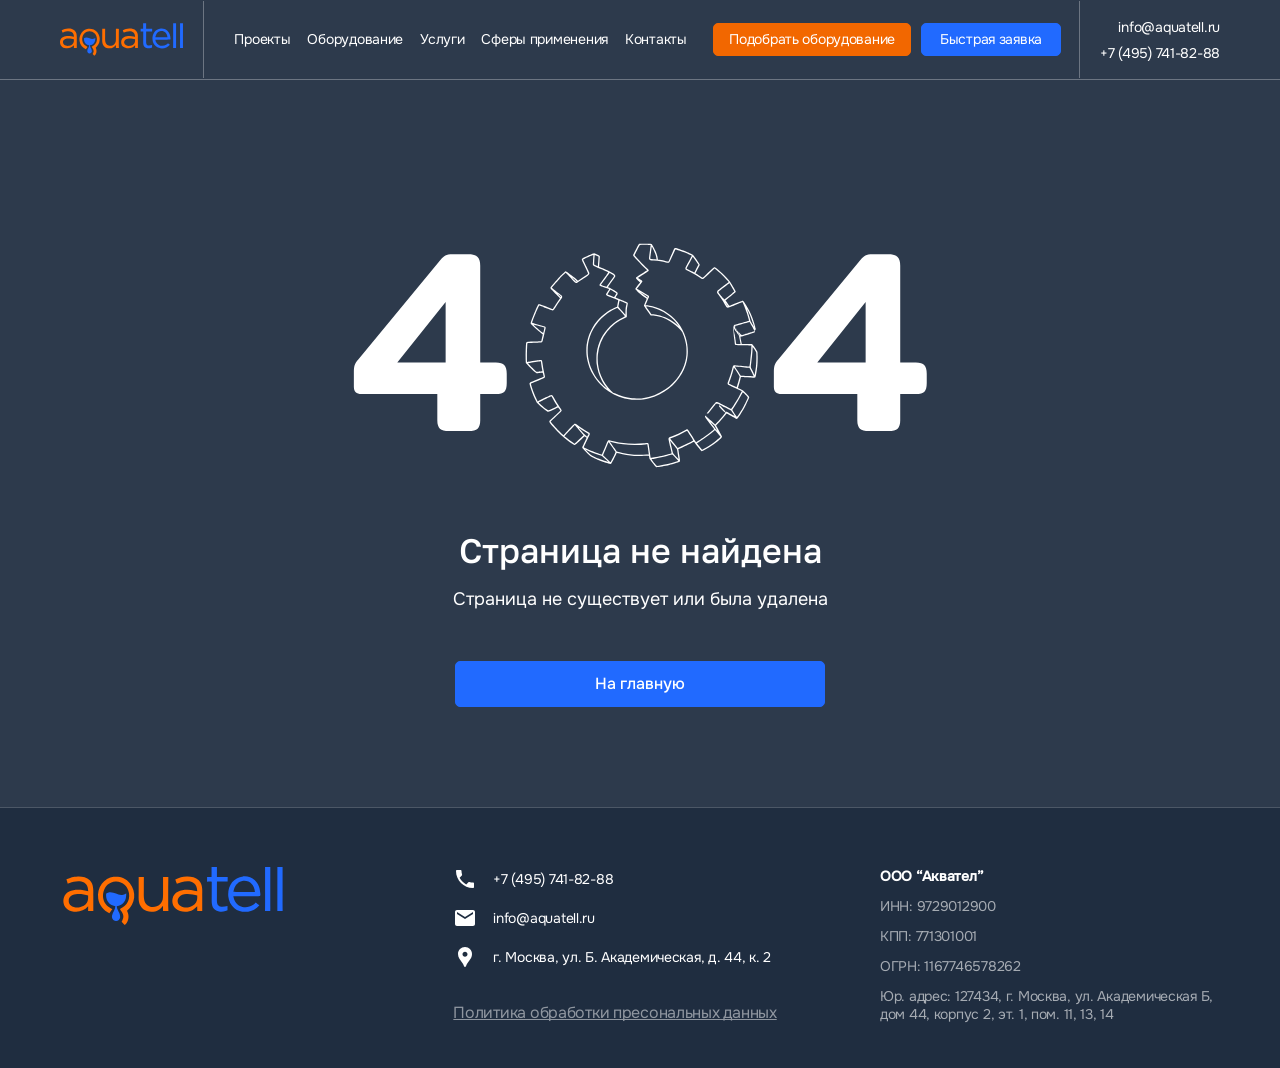
<file: error-page.html>
<!DOCTYPE html>
<html lang="ru">
  <head>
    <title>404</title>
    <meta charset="utf-8">
    <meta name="viewport" content="width=device-width, initial-scale=1.0">
    <meta http-equiv="X-UA-Compatible" content="ie=edge">
    <meta name="description" content="Aquatell - Производство систем промышленной водоподготовки">
    <meta name="apple-mobile-web-app-title" content="Aquatell">
    <meta name="theme-color" content="#00000003;">
    <meta name="msapplication-navbutton-color" content="#00000003;">
    <meta name="apple-mobile-web-app-status-bar-style" content="default">
    <link rel="icon" type="image/png" href="img/favicon/favicon-96x96.png" sizes="96x96">
    <link rel="icon" type="image/svg+xml" href="img/favicon/favicon.svg">
    <link rel="shortcut icon" href="img/favicon/favicon.ico">
    <link rel="apple-touch-icon" sizes="180x180" href="img/favicon/apple-touch-icon.png">
    <link rel="manifest" href="img/favicon/site.webmanifest" crossorigin="use-credentials">
    <meta property="og:title" content="Aquatell">
    <meta property="og:image" content="img/content/open-graph.png">
    <meta property="og:type" content="website">
    <meta property="og:url" content="https://test.ru/">
    <meta property="og:description" content="Aquatell — Производство систем промышленной водоподготовки">
    <meta property="og:image:width" content="1200">
    <meta property="og:image:height" content="630">
    <link rel="stylesheet" href="css/style.min.css">
  </head>
  <body>
    <div class="visually-hidden"><svg xmlns="http://www.w3.org/2000/svg" xmlns:xlink="http://www.w3.org/1999/xlink"><defs>
<clipPath id="clip0_566_2673">
<rect width="24" height="24" fill="CurrentColor"/>
</clipPath>

    <clipPath id="clip0_981_2372">
      <rect width="24" height="24" fill="CurrentColor"/>
    </clipPath>
  
<clipPath id="clip0_566_2663">
<rect width="24" height="24" fill="CurrentColor"/>
</clipPath>
</defs><symbol id="icon-arrow-right" viewBox="0 0 8 15"><g fill="none">
  <path d="M0.00180292 1.15557L1.1344 -0.00028038L7.3034 6.29913C7.40284 6.40006 7.48176 6.52009 7.53561 6.65231C7.58946 6.78452 7.61719 6.92631 7.61719 7.06951C7.61719 7.21272 7.58946 7.3545 7.53561 7.48672C7.48176 7.61893 7.40284 7.73896 7.3034 7.8399L1.1344 14.1426L0.00287008 12.9867L5.79291 7.07115L0.00180292 1.15557Z" fill="CurrentColor"/>
</g></symbol><symbol id="icon-arrow-top-right" viewBox="0 0 20 20"><g fill="none">
  <path d="M18.207 18.5V1H0.707031M18.207 1L0.707031 18.5" stroke="CurrentColor" stroke-width="2"/>
</g></symbol><symbol id="icon-attach" viewBox="0 0 20 20"><g fill="none">
<path d="M16.3383 8.73415L16.4525 8.62082C17.1237 7.94757 17.5006 7.03567 17.5006 6.08499C17.5006 5.13431 17.1237 4.22241 16.4525 3.54915C15.7796 2.87733 14.8675 2.5 13.9167 2.5C12.9658 2.5 12.0537 2.87733 11.3808 3.54915L3.54915 11.3808C2.87733 12.0537 2.5 12.9658 2.5 13.9167C2.5 14.8675 2.87733 15.7796 3.54915 16.4525C4.22241 17.1237 5.13431 17.5006 6.08499 17.5006C7.03567 17.5006 7.94757 17.1237 8.62082 16.4525L13.9133 11.1558C14.1861 10.8819 14.3716 10.5333 14.4466 10.1541C14.5216 9.77488 14.4827 9.38194 14.3348 9.02479C14.1869 8.66764 13.9366 8.36226 13.6154 8.14712C13.2942 7.93198 12.9166 7.81671 12.53 7.81582C12.0111 7.81613 11.5136 8.02233 11.1467 8.38915L5.59915 13.9358" stroke="CurrentColor" stroke-width="1.5" stroke-miterlimit="10" stroke-linecap="round" stroke-linejoin="round"/>
</g></symbol><symbol id="icon-breadcrumb" viewBox="0 0 6 9"><g fill="none">
  <path d="M0.5 0.5L4.5 4.5L0.5 8.5" stroke="CurrentColor" stroke-linecap="round"/>
</g></symbol><symbol id="icon-check" viewBox="0 0 10 7"><g fill="none">
<path d="M1 2.42857L4.13043 5L9 1" stroke="CurrentColor" stroke-width="2" stroke-linecap="round"/>
</g></symbol><symbol id="icon-cross" viewBox="0 0 30 30"><g fill="none">
  <path fill-rule="evenodd" clip-rule="evenodd" d="M6.83667 6.83667C7.01246 6.66111 7.25074 6.5625 7.49918 6.5625C7.74761 6.5625 7.98589 6.66111 8.16168 6.83667L23.1617 21.8367C23.2538 21.9225 23.3277 22.026 23.3789 22.141C23.4301 22.256 23.4577 22.3801 23.4599 22.506C23.4621 22.6319 23.439 22.7569 23.3918 22.8737C23.3447 22.9904 23.2745 23.0965 23.1855 23.1855C23.0965 23.2745 22.9904 23.3447 22.8737 23.3918C22.7569 23.439 22.6319 23.4621 22.506 23.4599C22.3801 23.4577 22.256 23.4301 22.141 23.3789C22.026 23.3277 21.9225 23.2538 21.8367 23.1617L6.83667 8.16168C6.66111 7.98589 6.5625 7.74761 6.5625 7.49918C6.5625 7.25074 6.66111 7.01246 6.83667 6.83667Z" fill="CurrentColor"/>
  <path fill-rule="evenodd" clip-rule="evenodd" d="M23.1626 6.83667C23.3381 7.01246 23.4367 7.25074 23.4367 7.49918C23.4367 7.74761 23.3381 7.98589 23.1626 8.16168L8.16255 23.1617C7.98483 23.3273 7.74978 23.4174 7.5069 23.4131C7.26402 23.4089 7.03229 23.3105 6.86052 23.1387C6.68876 22.9669 6.59037 22.7352 6.58608 22.4923C6.5818 22.2495 6.67195 22.0144 6.83755 21.8367L21.8376 6.83667C22.0133 6.66111 22.2516 6.5625 22.5001 6.5625C22.7485 6.5625 22.9868 6.66111 23.1626 6.83667Z" fill="CurrentColor"/>
</g></symbol><symbol id="icon-delete" viewBox="0 0 16 16"><g fill="none">
<path d="M12 4L4 12M4 4L12 12" stroke="#CE4242" stroke-width="2" stroke-linecap="round" stroke-linejoin="round"/>
</g></symbol><symbol id="icon-download" viewBox="0 0 24 24"><g fill="none">
<path d="M12 16L7 11L8.4 9.55L11 12.15V4H13V12.15L15.6 9.55L17 11L12 16ZM6 20C5.45 20 4.97917 19.8042 4.5875 19.4125C4.19583 19.0208 4 18.55 4 18V15H6V18H18V15H20V18C20 18.55 19.8042 19.0208 19.4125 19.4125C19.0208 19.8042 18.55 20 18 20H6Z" fill="CurrentColor"/>
</g></symbol><symbol id="icon-loc" viewBox="0 0 24 24"><g fill="none">
<g clip-path="url(#clip0_566_2673)">
<path d="M12 2C8.13 2 5 5.13 5 9C5 10.74 5.5 12.37 6.41 13.84C7.36 15.38 8.61 16.7 9.57 18.24C10.04 18.99 10.38 19.69 10.74 20.5C11 21.05 11.21 22 12 22C12.79 22 13 21.05 13.25 20.5C13.62 19.69 13.95 18.99 14.42 18.24C15.38 16.71 16.63 15.39 17.58 13.84C18.5 12.37 19 10.74 19 9C19 5.13 15.87 2 12 2ZM12 11.75C10.62 11.75 9.5 10.63 9.5 9.25C9.5 7.87 10.62 6.75 12 6.75C13.38 6.75 14.5 7.87 14.5 9.25C14.5 10.63 13.38 11.75 12 11.75Z" fill="CurrentColor"/>
</g>

</g></symbol><symbol id="icon-mail" viewBox="0 0 24 24"><g fill="none">
  <g clip-path="url(#clip0_981_2372)">
    <path d="M20 4H4C2.9 4 2.01 4.9 2.01 6L2 18C2 19.1 2.9 20 4 20H20C21.1 20 22 19.1 22 18V6C22 4.9 21.1 4 20 4ZM20 8L12 13L4 8V6L12 11L20 6V8Z" fill="CurrentColor"/>
  </g>
  
</g></symbol><symbol id="icon-max" viewBox="0 0 16 16"><g fill="none">
<path fill-rule="evenodd" clip-rule="evenodd" d="M8.17189 15.9543C6.60169 15.9543 5.87199 15.7241 4.60362 14.8032C3.80132 15.8392 1.26075 16.6489 1.14995 15.2637C1.14995 14.2239 0.92072 13.3452 0.660929 12.3859C0.351482 11.2041 0 9.888 0 7.98102C0 3.42646 3.72111 0 8.12987 0C12.5424 0 16 3.59529 16 8.02321C16.0148 12.3827 12.5125 15.9311 8.17189 15.9543ZM8.23685 3.93678C6.08977 3.82552 4.41641 5.31812 4.04583 7.6587C3.7402 9.59641 4.2827 11.9562 4.74497 12.079C4.96655 12.1327 5.52434 11.6799 5.87199 11.3307C6.44687 11.7296 7.11631 11.9691 7.81279 12.0252C10.0375 12.1327 11.9385 10.4317 12.0878 8.19974C12.1748 5.96306 10.4619 4.06863 8.23685 3.94063V3.93678Z" fill="CurrentColor"/>
</g></symbol><symbol id="icon-minus" viewBox="0 0 18 18"><g fill="none">
  <path d="M3.75 9H14.25" stroke="CurrentColor" stroke-linecap="round" stroke-linejoin="round"/>
</g></symbol><symbol id="icon-plus" viewBox="0 0 18 18"><g fill="none">
  <path d="M9 3.75V14.25" stroke="CurrentColor" stroke-linecap="round" stroke-linejoin="round"/>
  <path d="M3.75 9H14.25" stroke="CurrentColor" stroke-linecap="round" stroke-linejoin="round"/>
</g></symbol><symbol id="icon-tel" viewBox="0 0 24 24"><g fill="none">
<g clip-path="url(#clip0_566_2663)">
<path d="M6.62 10.79C8.06 13.62 10.38 15.93 13.21 17.38L15.41 15.18C15.68 14.91 16.08 14.82 16.43 14.94C17.55 15.31 18.76 15.51 20 15.51C20.55 15.51 21 15.96 21 16.51V20C21 20.55 20.55 21 20 21C10.61 21 3 13.39 3 4C3 3.45 3.45 3 4 3H7.5C8.05 3 8.5 3.45 8.5 4C8.5 5.25 8.7 6.45 9.07 7.57C9.18 7.92 9.1 8.31 8.82 8.59L6.62 10.79Z" fill="CurrentColor"/>
</g>

</g></symbol><symbol id="icon-tg" viewBox="0 0 26 26"><g fill="none">
<path d="M21.1821 3.24611C20.9213 3.26545 20.6653 3.32663 20.424 3.42729H20.4207C20.1892 3.51911 19.0882 3.98223 17.4145 4.68423L11.4166 7.21029C7.11281 9.02217 2.88213 10.8064 2.88213 10.8064L2.9325 10.7869C2.9325 10.7869 2.64081 10.8828 2.33613 11.0916C2.14746 11.2108 1.98539 11.3677 1.86 11.5523C1.7105 11.7717 1.59025 12.1072 1.63494 12.4542C1.70806 13.0408 2.08831 13.3926 2.36131 13.5868C2.63756 13.7834 2.90081 13.8752 2.90081 13.8752H2.90731L6.87475 15.2118C7.05269 15.783 8.08375 19.1727 8.33156 19.9535C8.47781 20.4199 8.62 20.7116 8.79794 20.9342C8.88298 21.048 8.98562 21.143 9.10587 21.2194C9.16833 21.257 9.23556 21.2859 9.30575 21.3055L9.26512 21.2958C9.27731 21.299 9.28706 21.3088 9.296 21.312C9.3285 21.321 9.35044 21.3242 9.39187 21.3307C10.0199 21.5209 10.5245 21.1309 10.5245 21.1309L10.5529 21.1081L12.8954 18.9753L16.8214 21.9872L16.9107 22.0254C17.7289 22.3845 18.5577 22.1847 18.9956 21.832C19.4368 21.477 19.6082 21.0228 19.6082 21.0228L19.6367 20.9497L22.6706 5.40736C22.7567 5.02386 22.7786 4.66473 22.6836 4.31617C22.586 3.96315 22.3596 3.65959 22.049 3.46548C21.7886 3.30704 21.4865 3.23061 21.1821 3.24611ZM21.1 4.91173C21.0967 4.96292 21.1065 4.95723 21.0837 5.05554V5.06448L18.0783 20.4451C18.0653 20.467 18.0434 20.515 17.9832 20.5629C17.9199 20.6133 17.8695 20.645 17.6054 20.5402L12.8036 16.8587L9.90294 19.5026L10.5123 15.6107L18.3578 8.29823C18.6812 7.99761 18.5731 7.93423 18.5731 7.93423C18.5959 7.56536 18.0848 7.82617 18.0848 7.82617L8.19181 13.9549L8.18856 13.9386L3.44681 12.342V12.3388L3.43463 12.3364L3.459 12.3266L3.485 12.3136L3.51019 12.3047C3.51019 12.3047 7.74412 10.5204 12.0479 8.70854C14.2027 7.80098 16.3737 6.88692 18.0434 6.18167C19.0336 5.76486 20.0249 5.35048 21.0171 4.93854C21.0837 4.91254 21.0521 4.91173 21.1 4.91173Z" fill="CurrentColor"/>
</g></symbol><symbol id="icon-update" viewBox="0 0 20 20"><g fill="none">
<path d="M17 8.06603V3.82604L15.3013 5.52604C14.2598 4.312 12.8342 3.49172 11.2618 3.2018C9.68938 2.91189 8.06521 3.16985 6.65978 3.93272C5.25434 4.69559 4.15248 5.91732 3.53771 7.39441C2.92295 8.87151 2.8324 10.5148 3.28114 12.0506C3.72988 13.5864 4.69082 14.922 6.00392 15.8349C7.31701 16.7478 8.90299 17.1829 10.4977 17.0678C12.0924 16.9527 13.5996 16.2943 14.7681 15.2022C15.9367 14.1101 16.6962 12.6504 16.9201 11.066H15.5112C15.29 12.3308 14.6435 13.4818 13.6789 14.3284C12.7143 15.1749 11.4895 15.6661 10.2077 15.7203C8.92592 15.7746 7.66408 15.3888 6.63146 14.6269C5.59883 13.8649 4.85746 12.7726 4.53029 11.5311C4.20312 10.2896 4.3098 8.97349 4.83264 7.80099C5.35548 6.62849 6.26308 5.67006 7.40491 5.08465C8.54675 4.49923 9.85423 4.322 11.1105 4.58235C12.3668 4.84269 13.4965 5.52497 14.3121 6.51603L12.7633 8.06603H17Z" fill="CurrentColor"/>
</g></symbol><symbol id="logo-xl" viewBox="0 0 492 626"><g fill="none">
<path d="M211.509 1.33591C297.919 -6.02332 376.091 16.4166 431.369 83.7523C524.327 196.985 506.338 349.351 393.322 440.525C398.068 451.453 402.365 461.837 406.236 473.09C423.88 524.379 408.321 592.644 361.981 625.441C349.715 611.939 333.392 596.776 320.258 582.876C348.955 534.083 354.72 500.567 319.31 450.179C311.908 439.645 299.008 430.331 299.004 417.476C305.122 412.671 318.485 406.235 325.901 402.151C427.397 346.255 447.846 236.392 393.189 142.346C384.172 128.499 375.785 118.942 363.417 107.624C330.331 76.8516 285.796 60.4565 240.025 62.2014C66.0344 67.4062 6.35844 297.494 145.529 391.048C160.74 401.272 182.084 409.918 195.105 421.783C176.468 441.75 170.271 453.986 154.139 474.376C74.9509 437.529 15.5594 368.942 2.88843 283.048C-7.44944 215.741 10.2049 147.204 51.9581 92.5589C90.3999 42.6036 147.885 9.73471 211.509 1.33591Z" fill="#FF6E00"/>
<path d="M166.87 202.779C237.174 206.089 275.657 247.328 342.779 232.564C354.229 230.046 371.622 221.245 383.051 216.211C381.387 262.453 379.835 296.914 348.134 335.049C324.748 363.181 291.511 379.234 254.385 382.7C260.26 449.675 301.624 452.778 300.408 528.22C295.226 552.862 270.904 575.632 243.4 573.299C207.681 570.272 182.279 536.493 190.538 501.307C201.431 454.899 232.358 433.379 235.094 382.673C189.089 374.394 159.699 362.05 133.431 322.427C112.009 290.117 107.869 260.111 110.244 222.324C127.905 208.147 144.927 203.996 166.87 202.779Z" fill="#216AFF"/>
</g></symbol><symbol id="logo" viewBox="0 0 155 41"><g fill="none">
  <path fill-rule="evenodd" clip-rule="evenodd" d="M10.7679 6.70391C13.6595 6.69129 16.5956 7.30012 18.6946 9.44911C21.6689 12.4942 21.1608 17.0765 21.1604 20.9896L21.1704 31.1564C19.9845 31.1922 18.6939 31.1684 17.4996 31.1676L17.5176 27.8272C14.3684 31.269 10.3062 32.3941 5.79031 31.2415C3.51599 30.6609 1.89294 29.3942 0.73085 27.3254C-0.026349 25.6341 -0.228202 23.6874 0.281376 21.9089C2.33406 14.7456 12.3624 15.765 17.5629 17.1652C17.494 16.3115 17.401 15.2265 17.2049 14.4305C15.846 8.9132 8.49902 9.64601 4.5356 11.3051C4.07466 11.4981 3.5797 11.6468 3.10107 11.7692C2.83565 10.787 2.44782 9.72539 2.15963 8.7039C5.4502 7.40207 6.66914 6.97882 10.2364 6.73143C10.413 6.71355 10.5905 6.70438 10.7679 6.70391ZM17.4913 20.1907C15.6082 19.4629 11.8127 18.9144 9.82666 19.158C6.87077 19.365 3.50784 20.671 3.7983 24.3268C3.88648 25.4529 4.4164 26.4959 5.26901 27.2209C6.90711 28.622 9.61569 28.9116 11.6452 28.4685C13.6818 28.0102 15.4236 27.1619 16.6218 25.3312C17.6606 23.7443 17.511 22.0164 17.4913 20.1907Z" fill="#FF6E00"/>
  <path fill-rule="evenodd" clip-rule="evenodd" d="M87.6775 6.71295C90.5322 6.70731 93.574 7.2928 95.6929 9.38802C98.7555 12.4166 98.1665 16.895 98.1656 20.8694L98.1722 31.17L94.6477 31.1674L94.6063 27.7793C93.6899 28.7215 92.8449 29.5346 91.7083 30.2099C88.0774 32.3667 82.6541 32.1951 79.3732 29.4194C78.6761 28.8294 78.2339 28.1139 77.7785 27.3323C77.0672 25.8313 76.8593 24.1347 77.1867 22.5021C78.5181 15.592 87.4159 15.5555 92.6802 16.718C93.3379 16.8631 93.9965 16.9963 94.6561 17.1309C94.4011 9.983 89.0681 9.26949 83.3268 10.7133C82.2871 10.9748 81.27 11.4329 80.2454 11.7715C79.8117 10.844 79.4721 9.7675 79.1381 8.79042C82.2854 7.42614 83.8848 6.94908 87.3398 6.73161C87.4517 6.71966 87.5646 6.71342 87.6775 6.71295ZM94.6345 20.2267C92.7687 19.4981 88.7323 18.8671 86.7697 19.1565C84.9227 19.3315 83.0024 19.7681 81.7483 21.3011C81.0323 22.166 80.6915 23.2883 80.8025 24.4128C81.1469 28.1965 85.7752 29.109 88.7841 28.4403C90.8089 27.9552 92.6381 27.0169 93.7625 25.1761C94.7946 23.4869 94.5978 22.109 94.6345 20.2267Z" fill="#FF6E00"/>
  <path fill-rule="evenodd" clip-rule="evenodd" d="M127.124 6.62587C130.199 6.38929 133.081 7.25371 135.372 9.37919C138.044 11.8574 139.111 15.5433 139.267 19.1199C139.286 19.5528 139.301 20.1686 138.988 20.5046C138.716 20.7958 122.098 20.6203 120.146 20.6773C120.467 22.2142 120.786 23.3856 121.629 24.7389C122.759 26.5201 124.537 27.7744 126.575 28.2276C129.356 28.8606 131.873 28.2101 134.234 26.6933C134.904 26.1808 135.442 25.6627 136.054 25.0864C136.919 25.7642 137.545 26.4957 138.548 27.0792L138.529 27.1026C134.407 32.3004 126.016 33.3018 120.902 29.0735C118.447 27.0021 116.901 24.026 116.601 20.7977C115.903 13.7497 119.822 7.35956 127.072 6.63304C127.093 6.62931 127.1 6.62779 127.124 6.62587ZM135.412 17.5854C135.079 12.8996 131.942 9.39598 127.143 9.77376C123.748 10.3513 121.536 12.584 120.583 15.9704C120.43 16.5154 120.384 16.8806 120.186 17.4325L120.254 17.5369C120.894 17.6706 122.5 17.6239 123.226 17.6233L128.465 17.6163C130.718 17.6169 133.179 17.6605 135.412 17.5854Z" fill="#216AFF"/>
  <path d="M35.5156 6.91129C40.0282 6.50932 44.1107 7.735 46.9975 11.4129C51.8521 17.5977 50.9126 25.92 45.0105 30.8999C45.2584 31.4968 45.4828 32.0639 45.685 32.6786C46.6064 35.48 45.7938 39.2086 43.3738 41C42.7332 40.2625 41.8808 39.4343 41.1949 38.6751C42.6935 36.01 42.9946 34.1793 41.1454 31.4272C40.7588 30.8518 40.0851 30.3431 40.0849 29.6409C40.4044 29.3785 41.1023 29.027 41.4895 28.8039C46.79 25.7509 47.858 19.7501 45.0036 14.6133C44.5327 13.857 44.0947 13.3349 43.4488 12.7168C41.7209 11.036 39.3951 10.1405 37.0048 10.2358C27.9184 10.5201 24.8018 23.0875 32.0698 28.1974C32.8642 28.7559 33.9789 29.2281 34.6589 29.8762C33.6856 30.9668 33.362 31.6351 32.5195 32.7488C28.384 30.7362 25.2824 26.99 24.6206 22.2985C24.0808 18.6221 25.0027 14.8786 27.1832 11.8939C29.1908 9.16533 32.1929 7.37003 35.5156 6.91129Z" fill="#FF6E00"/>
  <path d="M53.2415 7.10753C54.4629 7.05935 55.6858 7.05772 56.9074 7.10265L56.9025 7.41189C56.8701 10.5038 56.8605 13.5958 56.8736 16.6879C56.8702 20.6939 56.1816 26.7252 61.3474 28.0216C63.728 28.6191 66.517 28.17 68.316 26.3528C69.2425 25.4136 69.898 24.2346 70.2115 22.9436C70.5891 21.3786 70.4566 18.0687 70.4552 16.3357L70.4621 7.08956C71.5263 7.07111 73.1804 7.01977 74.2 7.12665C74.2263 9.32774 74.1065 11.8143 74.1104 14.0992L74.1045 23.6555C74.1043 26.2015 74.0575 28.5588 74.2489 31.1011C73.2146 31.2292 71.534 31.1677 70.4619 31.154C70.4599 29.9027 70.4891 28.5896 70.3492 27.3521C68.2562 30.3836 66.0428 31.5775 62.3705 31.6623C58.0265 31.7627 54.3673 29.2075 53.4672 24.7867C53.0573 22.7739 53.2309 19.972 53.2319 17.8507L53.2415 7.10753Z" fill="#FF6E00"/>
  <path d="M104.754 0.0698612C105.778 -0.0364749 107.48 0.00953347 108.56 0.0119711L108.552 7.0649L116.171 7.09071L116.124 10.3335L108.567 10.3255L108.549 20.0708C108.549 21.4721 108.508 22.8936 108.551 24.2927C108.704 29.1917 112.837 28.3794 116.037 27.5475L116.029 30.5979L114.592 31.1813C112.918 31.6437 111.797 31.7922 110.052 31.5058C104.127 30.1349 104.87 25.3883 104.872 20.4593L104.886 10.3421C103.792 10.3318 102.697 10.3362 101.602 10.3553C101.563 9.28386 101.589 8.14948 101.597 7.07302L104.734 7.07513C104.788 4.80492 104.749 2.35374 104.754 0.0698612Z" fill="#216AFF"/>
  <path d="M33.1843 17.9142C36.8559 18.0949 38.8656 20.3474 42.371 19.541C42.9689 19.4035 43.8773 18.9227 44.4742 18.6478C44.3872 21.1735 44.3062 23.0558 42.6506 25.1388C41.4293 26.6753 39.6936 27.5522 37.7547 27.7414C38.0615 31.3996 40.2217 31.5691 40.1582 35.6898C39.8876 37.0357 38.6174 38.2795 37.181 38.152C35.3156 37.9867 33.9891 36.1416 34.4204 34.2198C34.9892 31.685 36.6044 30.5096 36.7473 27.74C34.3447 27.2878 32.8099 26.6136 31.4381 24.4494C30.3193 22.6846 30.1031 21.0456 30.2271 18.9817C31.1495 18.2073 32.0384 17.9806 33.1843 17.9142Z" fill="#216AFF"/>
  <path d="M142.58 0.029939C143.785 0.000668916 145.079 0.0254177 146.29 0.0273391L146.277 21.1819L146.286 27.4845C146.288 28.6025 146.332 30.066 146.258 31.1616C145.023 31.1707 143.787 31.1659 142.551 31.1473C142.607 26.8958 142.623 22.6439 142.598 18.3922L142.58 0.029939Z" fill="#216AFF"/>
  <path d="M151.281 0.0243482C152.493 0.00580341 153.75 0.0227614 154.966 0.0226945L154.961 19.5091C154.96 23.3622 154.91 27.3318 155 31.1689L151.264 31.1712L151.281 0.0243482Z" fill="#216AFF"/>
</g></symbol></svg>
    </div>
    <div class="wrapper header-top-80">
      <header class="header" data-header data-media="(min-width: 1200px)">
        <div class="container">
          <div class="header__wrapper"><a class="header__logo" href="index.html">
              <svg width="155" height="41" aria-hidden="true">
                <use xlink:href="#logo"></use>
              </svg></a>
            <div class="header__main">
              <nav class="main-nav">
                <div class="container">
                  <ul class="main-nav__list list-reset">
                    <li class="main-nav__item"><a class="main-nav__link" href="#">Проекты</a></li>
                    <li class="main-nav__item"><a class="main-nav__link" href="#">Оборудование</a></li>
                    <li class="main-nav__item"><a class="main-nav__link" href="#">Услуги</a></li>
                    <li class="main-nav__item"><a class="main-nav__link" href="#">Сферы применения</a></li>
                    <li class="main-nav__item"><a class="main-nav__link" href="#">Контакты</a></li>
                  </ul>
                </div>
              </nav>
              <div class="header__burger-footer">
                <div class="container">
                  <div class="header__inner"><a class="header__tel" href="tel:+74957418288">+7 (495) 741-82-88</a><a class="header__email" href="mailto:info@aquatell.ru">info@aquatell.ru</a></div>
                  <div class="header__actions">
                    <a class="btn btn--size-xs header__btn" href="#" data-open-modal="questionnaire">Подобрать оборудование
                    </a>
                    <button class="btn btn--size-xs btn--color-blue header__btn" type="button" data-open-modal="modal-quick-feedback">Быстрая заявка
                    </button>
                  </div>
                </div>
              </div>
            </div>
            <div class="header__inner"><a class="header__email" href="mailto:info@aquatell.ru">info@aquatell.ru</a><a class="header__tel" href="tel:+74957418288">+7 (495) 741-82-88</a></div>
            <button class="btn-reset header__toggle" type="button" data-toggle-menu><span class="burger"><span class="burger__span"></span></span></button>
          </div>
        </div>
      </header>
      <main>
        <section class="error">
          <div class="container">
            <div class="error__wrapper">
              <div class="error__img"><img src="img/content/404.svg" width="579" height="312">
              </div>
              <div class="error__info">
                <h2 class="error__title">Страница не найдена</h2>
                <p class="error__text">Страница не существует или была удалена</p>
                <a class="btn btn--color-blue error__btn" href="index.html">На главную
                </a>
              </div>
            </div>
          </div>
        </section>
      </main>
      <footer class="footer">
        <div class="container">
          <div class="footer__wrapper"><a class="footer__logo" href="index.html">
              <svg width="164" height="77" aria-hidden="true">
                <use xlink:href="#logo"></use>
              </svg></a>
            <div class="footer__center"><a class="footer__link" href="tel:+74957418288"> 
                <svg width="24" height="24" aria-hidden="true">
                  <use xlink:href="#icon-tel"></use>
                </svg><span>+7 (495) 741-82-88</span></a><a class="footer__link" href="mailto:info@aquatell.ru"> 
                <svg width="24" height="24" aria-hidden="true">
                  <use xlink:href="#icon-mail"></use>
                </svg><span>info@aquatell.ru</span></a>
              <p class="footer__text">
                <svg width="24" height="24" aria-hidden="true">
                  <use xlink:href="#icon-loc"></use>
                </svg><span>г. Москва, ул. Б. Академическая, д. 44, к. 2</span>
              </p><a class="footer__privacy footer__privacy--desktop" href="#">Политика обработки пресональных данных</a>
            </div>
            <div class="footer__info">
              <h3 class="footer__subtitle">ООО “Аквател”</h3>
              <p>ИНН: 9729012900</p>
              <p>КПП: 771301001</p>
              <p>ОГРН: 1167746578262</p>
              <p>Юр. адрес: 127434, г. Москва, ул. Академическая Б, дом 44, корпус 2, эт. 1, пом. 11, 13, 14 </p>
            </div><a class="footer__privacy footer__privacy--mobile" href="#">Политика обработки пресональных данных</a>
          </div>
        </div>
      </footer>
    </div>
    <div class="modal modal--questionnaire" data-modal="questionnaire">
      <div class="modal__wrapper">
        <div class="modal__overlay" data-close-modal></div>
        <div class="modal__content">
          <div class="questionnaire modal-cart">
            <form action="#" method="post" data-questionnaire data-validation>
              <div class="questionnaire__body" data-questionnaire-body>
                <ol class="questionnaire__list list-reset" data-questionnaire-list>
                  <li class="questionnaire__item is-active" data-step>
                    <div class="questionnaire-step">
                      <div class="questionnaire-step__counter" data-counter></div>
                      <fieldset class="questionnaire-step__group">
                        <legend class="questionnaire-step__title">Укажите источник водоснабжения</legend>
                        <div class="questionnaire-step__inner">
                          <div class="custom-checkbox">
                            <label>
                              <input type="checkbox" name="source"><span class="custom-checkbox__icon">
                                <svg width="10" height="7" aria-hidden="true">
                                  <use xlink:href="#icon-check"></use>
                                </svg></span><span class="custom-checkbox__label">Скважина</span><img src="img/content/questionnaire/img-01.png" width="246" height="190">
                            </label>
                          </div>
                          <div class="custom-checkbox">
                            <label>
                              <input type="checkbox" name="source"><span class="custom-checkbox__icon">
                                <svg width="10" height="7" aria-hidden="true">
                                  <use xlink:href="#icon-check"></use>
                                </svg></span><span class="custom-checkbox__label">Поверхностный источник</span><img src="img/content/questionnaire/img-02.png" width="246" height="190">
                            </label>
                          </div>
                          <div class="custom-checkbox">
                            <label>
                              <input type="checkbox" name="source"><span class="custom-checkbox__icon">
                                <svg width="10" height="7" aria-hidden="true">
                                  <use xlink:href="#icon-check"></use>
                                </svg></span><span class="custom-checkbox__label">Водопровод</span><img src="img/content/questionnaire/img-03.png" width="246" height="190">
                            </label>
                          </div>
                        </div>
                        <div class="custom-textarea">
                          <label><span class="custom-textarea__label">Другое</span>
                            <textarea name="user-text" placeholder="Введите текст"></textarea>
                          </label>
                        </div>
                        <div class="form-attachment">
                          <p class="form-attachment__text">Приложите анализ исходной воды (при наличии)</p>
                          <button class="form-attachment__btn btn-reset" type="button" data-attachment-btn>
                            <svg width="20" height="20" aria-hidden="true">
                              <use xlink:href="#icon-attach"></use>
                            </svg><span>Выбрать файл</span>
                          </button>
                          <div class="form-attachment__files" data-attachment-files></div>
                        </div>
                      </fieldset>
                      <div class="questionnaire__nav">
                        <button class="btn questionnaire__btn questionnaire__btn--next" type="button" data-btn-next>Далее
                        </button>
                      </div>
                    </div>
                  </li>
                  <li class="questionnaire__item" data-step>
                    <div class="questionnaire-step">
                      <div class="questionnaire-step__counter" data-counter></div>
                      <fieldset class="questionnaire-step__group">
                        <legend class="questionnaire-step__title">Для каких целей нужна водоподготовка?</legend>
                        <div class="questionnaire-step__inner">
                          <div class="custom-checkbox">
                            <label>
                              <input type="checkbox" name="purpose"><span class="custom-checkbox__icon">
                                <svg width="10" height="7" aria-hidden="true">
                                  <use xlink:href="#icon-check"></use>
                                </svg></span><span class="custom-checkbox__label">Для питьевых целей</span><img src="img/content/questionnaire/img-04.png" width="246" height="190">
                            </label>
                          </div>
                          <div class="custom-checkbox">
                            <label>
                              <input type="checkbox" name="purpose"><span class="custom-checkbox__icon">
                                <svg width="10" height="7" aria-hidden="true">
                                  <use xlink:href="#icon-check"></use>
                                </svg></span><span class="custom-checkbox__label">Пищевое производство</span><img src="img/content/questionnaire/img-05.png" width="246" height="190">
                            </label>
                          </div>
                          <div class="custom-checkbox">
                            <label>
                              <input type="checkbox" name="purpose"><span class="custom-checkbox__icon">
                                <svg width="10" height="7" aria-hidden="true">
                                  <use xlink:href="#icon-check"></use>
                                </svg></span><span class="custom-checkbox__label">Химическое производство</span><img src="img/content/questionnaire/img-06.png" width="246" height="190">
                            </label>
                          </div>
                          <div class="custom-checkbox">
                            <label>
                              <input type="checkbox" name="purpose"><span class="custom-checkbox__icon">
                                <svg width="10" height="7" aria-hidden="true">
                                  <use xlink:href="#icon-check"></use>
                                </svg></span><span class="custom-checkbox__label">Для котельной</span><img src="img/content/questionnaire/img-07.png" width="246" height="190">
                            </label>
                          </div>
                          <div class="custom-checkbox">
                            <label>
                              <input type="checkbox" name="purpose"><span class="custom-checkbox__icon">
                                <svg width="10" height="7" aria-hidden="true">
                                  <use xlink:href="#icon-check"></use>
                                </svg></span><span class="custom-checkbox__label">Тепличный комплекс</span><img src="img/content/questionnaire/img-08.png" width="246" height="190">
                            </label>
                          </div>
                          <div class="custom-checkbox">
                            <label>
                              <input type="checkbox" name="purpose"><span class="custom-checkbox__icon">
                                <svg width="10" height="7" aria-hidden="true">
                                  <use xlink:href="#icon-check"></use>
                                </svg></span><span class="custom-checkbox__label">Парфюмерия/косметика</span><img src="img/content/questionnaire/img-09.png" width="246" height="190">
                            </label>
                          </div>
                        </div>
                        <div class="custom-textarea">
                          <label><span class="custom-textarea__label">Другое</span>
                            <textarea name="user-text" placeholder="Введите текст"></textarea>
                          </label>
                        </div>
                      </fieldset>
                      <div class="questionnaire__nav">
                        <button class="btn questionnaire__btn questionnaire__btn--prev" type="button" data-btn-prev>Назад
                        </button>
                        <button class="btn questionnaire__btn questionnaire__btn--next" type="button" data-btn-next>Далее
                        </button>
                      </div>
                    </div>
                  </li>
                  <li class="questionnaire__item" data-step>
                    <div class="questionnaire-step">
                      <div class="questionnaire-step__counter" data-counter></div>
                      <fieldset class="questionnaire-step__group">
                        <legend class="questionnaire-step__title">Какая требуется производительность установки водоподготовки?</legend>
                        <div class="questionnaire-step__list">
                          <div class="custom-input">
                            <label><span class="custom-input__label">Часовая, м3/ч</span>
                              <input type="text" name="hours" placeholder="Введите значение" autocomplete="off">
                            </label>
                          </div>
                          <div class="custom-input">
                            <label><span class="custom-input__label">Суточная, м3/сут</span>
                              <input type="text" name="daily" placeholder="Введите значение" autocomplete="off">
                            </label>
                          </div>
                        </div>
                      </fieldset>
                      <button class="questionnaire__btn questionnaire__btn--skip btn-reset" type="button" data-btn-skip>Пропустить вопрос</button>
                      <div class="questionnaire__nav">
                        <button class="btn questionnaire__btn questionnaire__btn--prev" type="button" data-btn-prev>Назад
                        </button>
                        <button class="btn questionnaire__btn questionnaire__btn--next" type="button" data-btn-next>Далее
                        </button>
                      </div>
                    </div>
                  </li>
                  <li class="questionnaire__item" data-step>
                    <div class="questionnaire-step">
                      <div class="questionnaire-step__counter" data-counter></div>
                      <fieldset class="questionnaire-step__group">
                        <legend class="questionnaire-step__title">Какой требуется режим работы установки?</legend>
                        <div class="questionnaire-step__list">
                          <div class="custom-radio">
                            <label>
                              <input type="radio" name="mode" value="constant"><span class="custom-radio__icon"></span><span class="custom-radio__label">Непрерывный (24 часа в сутки)</span>
                            </label>
                          </div>
                          <div class="custom-radio">
                            <label>
                              <input type="radio" name="mode" value="regular"><span class="custom-radio__icon"></span><span class="custom-radio__label">Периодический (посменно)</span>
                            </label>
                          </div>
                        </div>
                      </fieldset>
                      <div class="questionnaire__nav">
                        <button class="btn questionnaire__btn questionnaire__btn--prev" type="button" data-btn-prev>Назад
                        </button>
                        <button class="btn questionnaire__btn questionnaire__btn--next" type="button" data-btn-next>Далее
                        </button>
                      </div>
                    </div>
                  </li>
                  <li class="questionnaire__item" data-step>
                    <div class="questionnaire-step">
                      <div class="questionnaire-step__counter" data-counter></div>
                      <fieldset class="questionnaire-step__group">
                        <legend class="questionnaire-step__title">Требуется ли сопутствующее оборудование?</legend>
                        <div class="questionnaire-step__list">
                          <div class="custom-checkbox">
                            <label>
                              <input type="checkbox" name="equipment"><span class="custom-checkbox__icon">
                                <svg width="10" height="7" aria-hidden="true">
                                  <use xlink:href="#icon-check"></use>
                                </svg></span><span class="custom-checkbox__label">Емкости</span>
                            </label>
                          </div>
                          <div class="custom-checkbox">
                            <label>
                              <input type="checkbox" name="equipment"><span class="custom-checkbox__icon">
                                <svg width="10" height="7" aria-hidden="true">
                                  <use xlink:href="#icon-check"></use>
                                </svg></span><span class="custom-checkbox__label">Насосная станция</span>
                            </label>
                          </div>
                          <div class="custom-checkbox">
                            <label>
                              <input type="checkbox" name="equipment"><span class="custom-checkbox__icon">
                                <svg width="10" height="7" aria-hidden="true">
                                  <use xlink:href="#icon-check"></use>
                                </svg></span><span class="custom-checkbox__label">Не требуется</span>
                            </label>
                          </div>
                        </div>
                        <div class="custom-textarea">
                          <label><span class="custom-textarea__label">Другое</span>
                            <textarea name="user-text" placeholder="Введите текст"></textarea>
                          </label>
                        </div>
                      </fieldset>
                      <div class="questionnaire__nav">
                        <button class="btn questionnaire__btn questionnaire__btn--prev" type="button" data-btn-prev>Назад
                        </button>
                        <button class="btn questionnaire__btn questionnaire__btn--next" type="button" data-btn-next>Далее
                        </button>
                      </div>
                    </div>
                  </li>
                  <li class="questionnaire__item" data-step>
                    <div class="questionnaire-step">
                      <div class="questionnaire-step__counter" data-counter></div>
                      <fieldset class="questionnaire-step__group">
                        <legend class="questionnaire-step__title">Помещение для монтажа установки водоподготовки:</legend>
                        <div class="questionnaire-step__list">
                          <div class="custom-radio">
                            <label>
                              <input type="radio" name="placement" value="exist"><span class="custom-radio__icon"></span><span class="custom-radio__label">Существующее</span>
                            </label>
                          </div>
                          <div class="custom-radio">
                            <label>
                              <input type="radio" name="placement" value="build"><span class="custom-radio__icon"></span><span class="custom-radio__label">Строится/проектируется</span>
                            </label>
                          </div>
                          <div class="custom-radio">
                            <label>
                              <input type="radio" name="placement" value="module"><span class="custom-radio__icon"></span><span class="custom-radio__label">Блочно-модульное исполнение</span>
                            </label>
                          </div>
                        </div>
                      </fieldset>
                      <div class="questionnaire__nav">
                        <button class="btn questionnaire__btn questionnaire__btn--prev" type="button" data-btn-prev>Назад
                        </button>
                        <button class="btn questionnaire__btn questionnaire__btn--next" type="button" data-btn-next>Далее
                        </button>
                      </div>
                    </div>
                  </li>
                  <li class="questionnaire__item" data-step>
                    <div class="questionnaire-step">
                      <div class="questionnaire-step__counter" data-counter></div>
                      <fieldset class="questionnaire-step__group">
                        <legend class="questionnaire-step__title">Какие дополнительные услуги потребуются?</legend>
                        <div class="questionnaire-step__list">
                          <div class="custom-checkbox">
                            <label>
                              <input type="checkbox" name="extras"><span class="custom-checkbox__icon">
                                <svg width="10" height="7" aria-hidden="true">
                                  <use xlink:href="#icon-check"></use>
                                </svg></span><span class="custom-checkbox__label">Проектирование</span>
                            </label>
                          </div>
                          <div class="custom-checkbox">
                            <label>
                              <input type="checkbox" name="extras"><span class="custom-checkbox__icon">
                                <svg width="10" height="7" aria-hidden="true">
                                  <use xlink:href="#icon-check"></use>
                                </svg></span><span class="custom-checkbox__label">Монтаж + пусконаладочные работы</span>
                            </label>
                          </div>
                          <div class="custom-checkbox">
                            <label>
                              <input type="checkbox" name="extras"><span class="custom-checkbox__icon">
                                <svg width="10" height="7" aria-hidden="true">
                                  <use xlink:href="#icon-check"></use>
                                </svg></span><span class="custom-checkbox__label">Доставка</span>
                            </label>
                          </div>
                          <div class="custom-checkbox">
                            <label>
                              <input type="checkbox" name="extras"><span class="custom-checkbox__icon">
                                <svg width="10" height="7" aria-hidden="true">
                                  <use xlink:href="#icon-check"></use>
                                </svg></span><span class="custom-checkbox__label">Не потребуются</span>
                            </label>
                          </div>
                        </div>
                      </fieldset>
                      <div class="questionnaire__nav">
                        <button class="btn questionnaire__btn questionnaire__btn--prev" type="button" data-btn-prev>Назад
                        </button>
                        <button class="btn questionnaire__btn questionnaire__btn--next" type="button" data-btn-next>Далее
                        </button>
                      </div>
                    </div>
                  </li>
                  <li class="questionnaire__item" data-step>
                    <div class="questionnaire-step">
                      <div class="questionnaire-step__counter" data-counter></div>
                      <fieldset class="questionnaire-step__group">
                        <legend class="questionnaire-step__title">Приложите, пожалуйста, дополнительную документацию, при ее наличии</legend>
                        <div class="questionnaire-step__block">
                          <div class="form-attachment">
                            <p class="form-attachment__text">Требования к очищенной воде</p>
                            <button class="form-attachment__btn btn-reset" type="button" data-attachment-btn>
                              <svg width="20" height="20" aria-hidden="true">
                                <use xlink:href="#icon-attach"></use>
                              </svg><span>Выбрать файл</span>
                            </button>
                            <div class="form-attachment__files" data-attachment-files></div>
                          </div>
                          <div class="form-attachment">
                            <p class="form-attachment__text">Габариты/план помещения</p>
                            <button class="form-attachment__btn btn-reset" type="button" data-attachment-btn>
                              <svg width="20" height="20" aria-hidden="true">
                                <use xlink:href="#icon-attach"></use>
                              </svg><span>Выбрать файл</span>
                            </button>
                            <div class="form-attachment__files" data-attachment-files></div>
                          </div>
                          <div class="form-attachment">
                            <p class="form-attachment__text">Техническое задание</p>
                            <button class="form-attachment__btn btn-reset" type="button" data-attachment-btn>
                              <svg width="20" height="20" aria-hidden="true">
                                <use xlink:href="#icon-attach"></use>
                              </svg><span>Выбрать файл</span>
                            </button>
                            <div class="form-attachment__files" data-attachment-files></div>
                          </div>
                        </div>
                      </fieldset>
                      <button class="questionnaire__btn questionnaire__btn--skip btn-reset" type="button" data-btn-skip>Пропустить вопрос</button>
                      <div class="questionnaire__nav">
                        <button class="btn questionnaire__btn questionnaire__btn--prev" type="button" data-btn-prev>Назад
                        </button>
                        <button class="btn questionnaire__btn questionnaire__btn--next" type="button" data-btn-next>Далее
                        </button>
                      </div>
                    </div>
                  </li>
                </ol>
                <div class="questionnaire__final" data-questionnaire-final>
                  <h2 class="modal-cart__title">Оставьте контактные данные</h2>
                  <p class="modal-cart__text">Подготовим и отправим вам персональное коммерческое предложение</p>
                  <div class="feedback-form">
                    <div class="feedback-form__inner">
                      <div class="custom-input" data-validation-type="phone">
                        <label>
                          <input type="tel" name="user-phone" placeholder="Номер телефона*" autocomplete="off">
                        </label>
                      </div>
                      <div class="custom-input">
                        <label>
                          <input type="email" name="user-email" placeholder="Электронная почта" autocomplete="off">
                        </label>
                      </div>
                    </div>
                    <button class="btn feedback-form__btn" type="submit">Подобрать оборудование
                    </button>
                    <div class="custom-checkbox" data-validation-type="checkbox">
                      <label>
                        <input type="checkbox" name="user-personal-data" checked><span class="custom-checkbox__icon">
                          <svg width="10" height="7" aria-hidden="true">
                            <use xlink:href="#icon-check"></use>
                          </svg></span><span class="custom-checkbox__label">Нажимая кнопку, Вы соглашаетесь с <a href='#'>политикой обработки персональных данных</a></span>
                      </label>
                    </div>
                    <div class="errors" data-validation-errors></div>
                  </div>
                </div>
              </div>
            </form>
          </div>
          <button class="btn-reset modal__close-button" type="button" arial-label="Закрыть попап" data-close-modal>
            <svg width="30" height="30" aria-hidden="true">
              <use xlink:href="#icon-cross"></use>
            </svg>
          </button>
        </div>
      </div>
    </div>
    <div class="modal modal--feedback" data-modal="modal-feedback">
      <div class="modal__wrapper">
        <div class="modal__overlay" data-close-modal></div>
        <div class="modal__content">
          <div class="modal-cart">
            <h2 class="modal-cart__title">Оставьте контактные данные</h2>
            <p class="modal-cart__text">Подготовим и отправим вам персональное коммерческое предложение</p>
            <div class="feedback-form">
              <form action="#" method="post" data-validation data-feedback-form>
                <div class="feedback-form__inner">
                  <div class="custom-input" data-validation-type="phone">
                    <label>
                      <input type="tel" name="user-phone" placeholder="Номер телефона*" autocomplete="off">
                    </label>
                  </div>
                  <div class="custom-input">
                    <label>
                      <input type="email" name="user-email" placeholder="Электронная почта" autocomplete="off">
                    </label>
                  </div>
                </div>
                <button class="btn feedback-form__btn" type="submit">Подобрать оборудование
                </button>
                <div class="custom-checkbox" data-validation-type="checkbox">
                  <label>
                    <input type="checkbox" name="user-personal-data" checked><span class="custom-checkbox__icon">
                      <svg width="10" height="7" aria-hidden="true">
                        <use xlink:href="#icon-check"></use>
                      </svg></span><span class="custom-checkbox__label">Нажимая кнопку, Вы соглашаетесь с <a href='#'>политикой обработки персональных данных</a></span>
                  </label>
                </div>
                <div class="errors" data-validation-errors></div>
              </form>
            </div>
          </div>
          <button class="btn-reset modal__close-button" type="button" arial-label="Закрыть попап" data-close-modal>
            <svg width="30" height="30" aria-hidden="true">
              <use xlink:href="#icon-cross"></use>
            </svg>
          </button>
        </div>
      </div>
    </div>
    <div class="modal modal--quick-feedback" data-modal="modal-quick-feedback">
      <div class="modal__wrapper">
        <div class="modal__overlay" data-close-modal></div>
        <div class="modal__content">
          <div class="modal-cart modal-cart--size-xs">
            <h2 class="modal-cart__title">Быстрая заявка</h2>
            <p class="modal-cart__text">Оставьте заявку и наш менеджер свяжется с вами</p>
            <div class="feedback-form">
              <form action="#" method="post" data-validation data-feedback-form>
                <div class="feedback-form__inner">
                  <div class="custom-input" data-validation-type="phone">
                    <label>
                      <input type="tel" name="user-phone" placeholder="Номер телефона*" autocomplete="off">
                    </label>
                  </div>
                  <div class="custom-input">
                    <label>
                      <input type="email" name="user-email" placeholder="Электронная почта" autocomplete="off">
                    </label>
                  </div>
                </div>
                <button class="btn feedback-form__btn" type="submit">Оставить заявку
                </button>
                <div class="custom-checkbox" data-validation-type="checkbox">
                  <label>
                    <input type="checkbox" name="user-personal-data" checked><span class="custom-checkbox__icon">
                      <svg width="10" height="7" aria-hidden="true">
                        <use xlink:href="#icon-check"></use>
                      </svg></span><span class="custom-checkbox__label">Нажимая кнопку, Вы соглашаетесь с <a href='#'>политикой обработки персональных данных</a></span>
                  </label>
                </div>
                <div class="errors" data-validation-errors></div>
              </form>
            </div>
          </div>
          <button class="btn-reset modal__close-button" type="button" arial-label="Закрыть попап" data-close-modal>
            <svg width="30" height="30" aria-hidden="true">
              <use xlink:href="#icon-cross"></use>
            </svg>
          </button>
        </div>
      </div>
    </div>
    <div class="modal modal--feedback-success" data-modal="feedback-success">
      <div class="modal__wrapper">
        <div class="modal__overlay" data-close-modal></div>
        <div class="modal__content">
          <div class="modal-cart modal-cart--size-xs">
            <h2 class="modal-cart__title">Заявка успешно отправлена</h2>
            <p class="modal-cart__text">Менеджер свяжется с вами в ближайшее время</p>
            <button class="btn modal-cart__btn" type="button" data-open-modal="modal-quick-feedback">Отправить повторно
            </button>
          </div>
          <button class="btn-reset modal__close-button" type="button" arial-label="Закрыть попап" data-close-modal>
            <svg width="30" height="30" aria-hidden="true">
              <use xlink:href="#icon-cross"></use>
            </svg>
          </button>
        </div>
      </div>
    </div>
    <script src="js/main.min.js"></script>
    <script src="js/vendor.min.js"></script>
  </body>
</html>
</file>
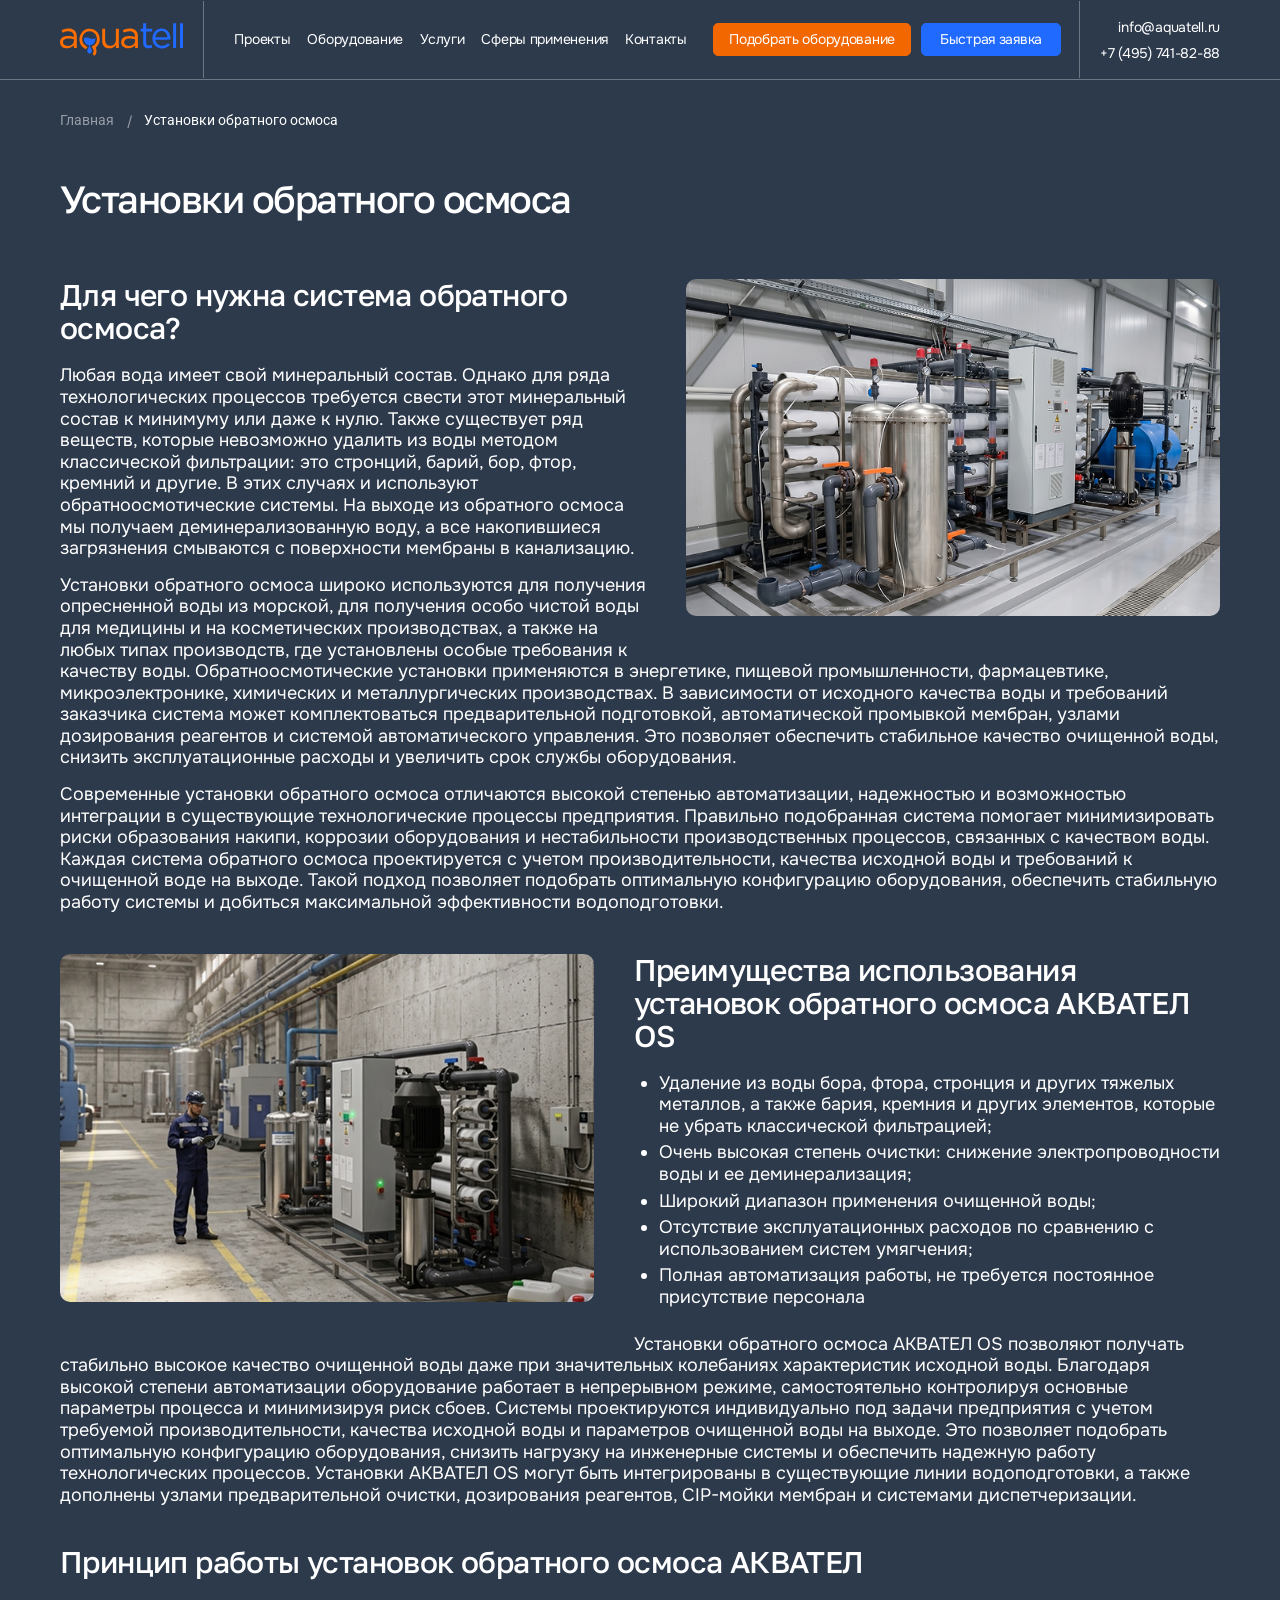
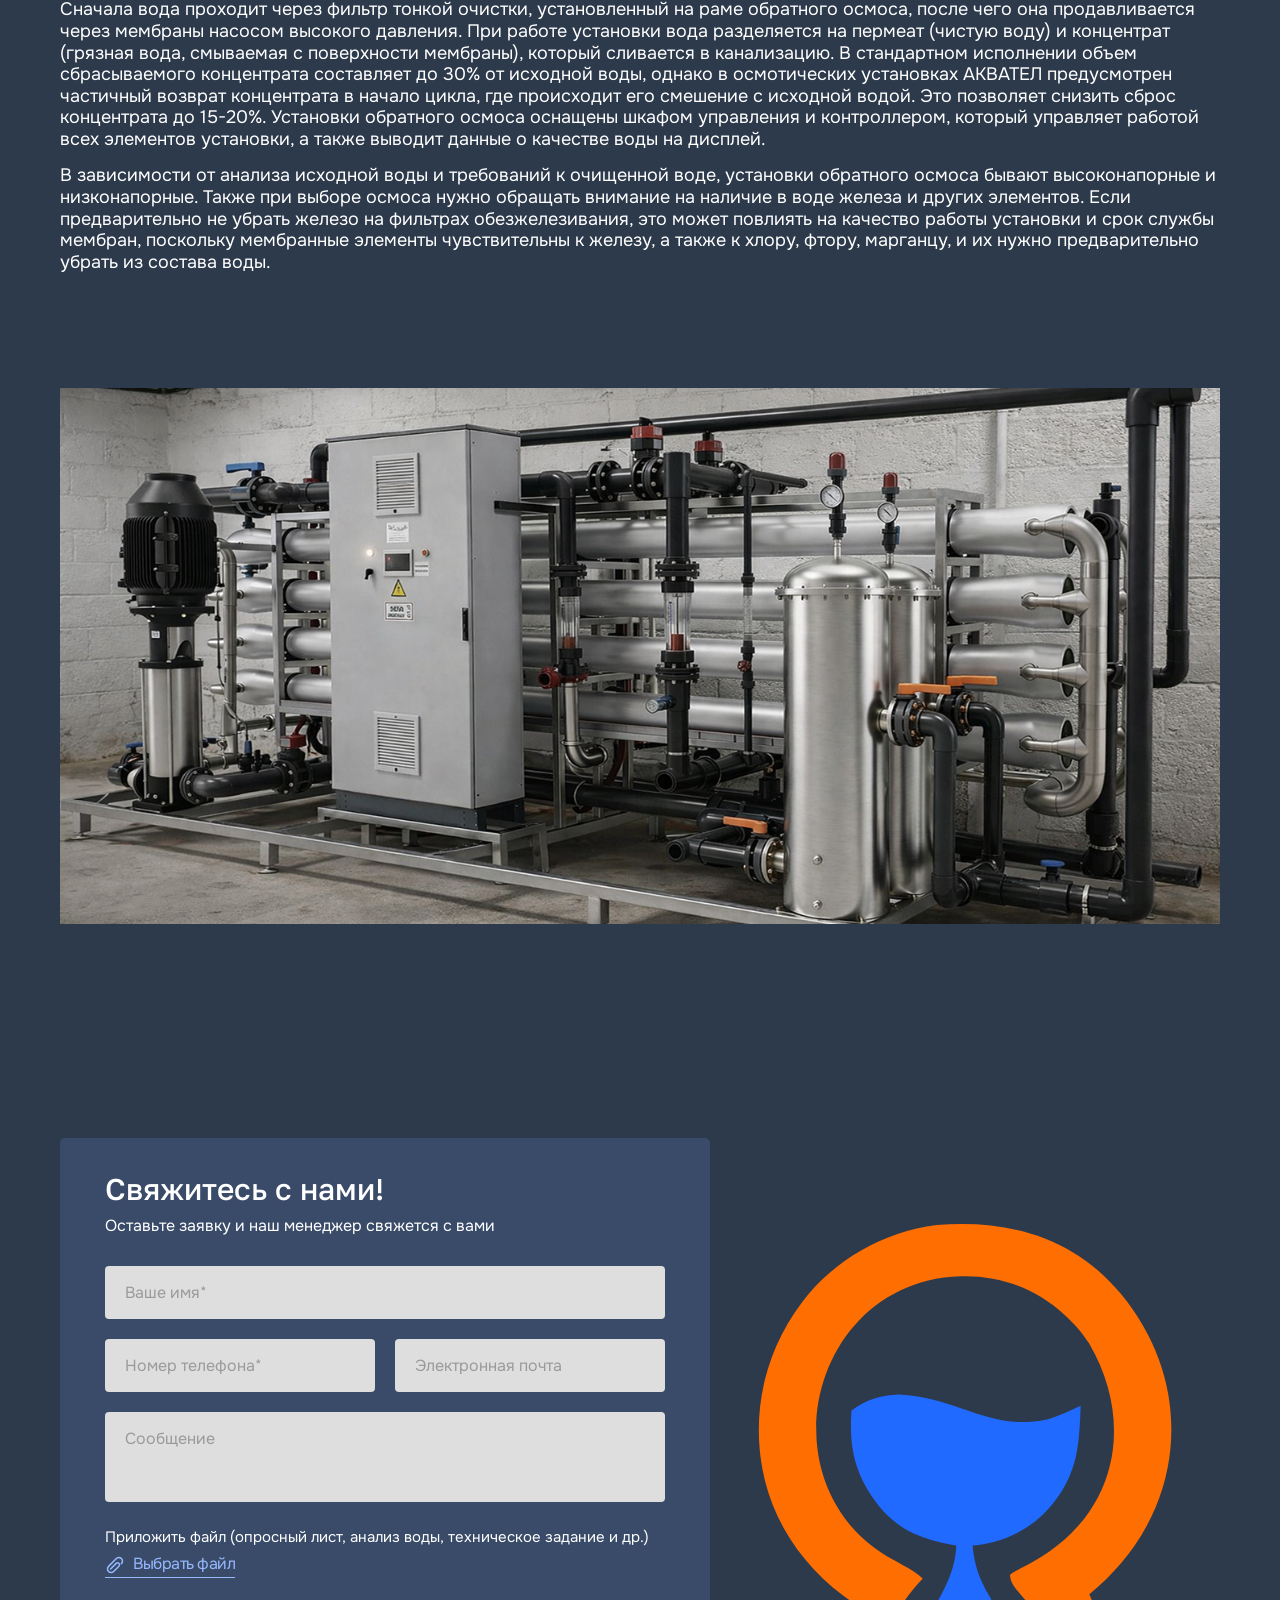
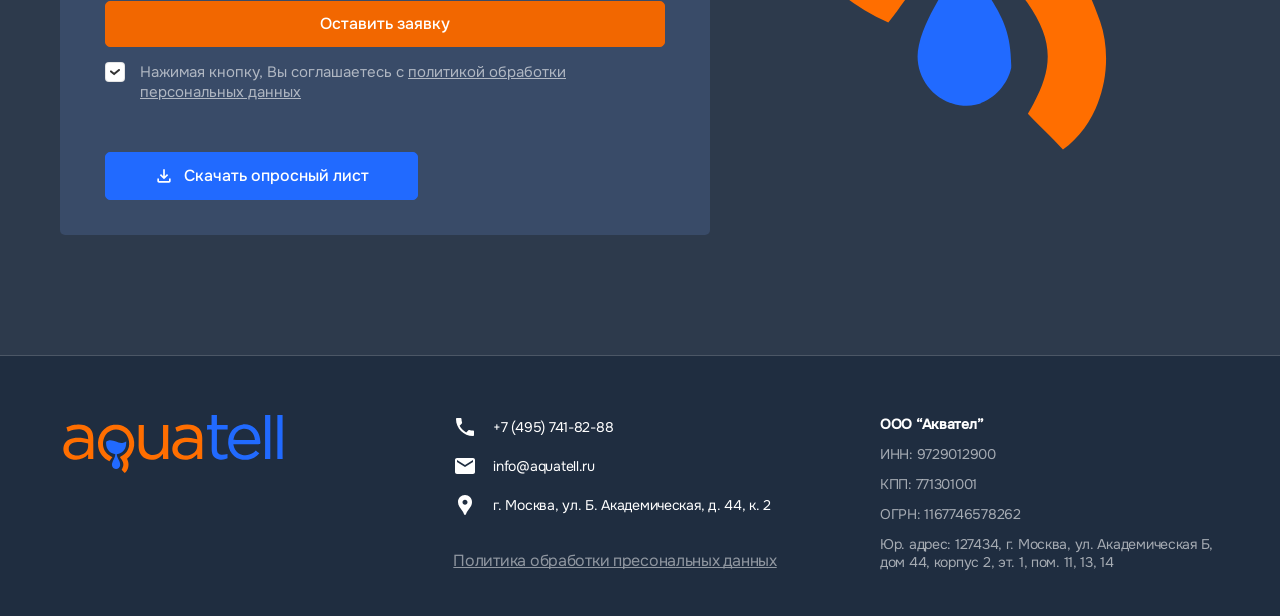
<file: hardware-page.html>
<!DOCTYPE html>
<html lang="ru">
  <head>
    <title>Оборудование</title>
    <meta charset="utf-8">
    <meta name="viewport" content="width=device-width, initial-scale=1.0">
    <meta http-equiv="X-UA-Compatible" content="ie=edge">
    <meta name="description" content="Aquatell - Производство систем промышленной водоподготовки">
    <meta name="apple-mobile-web-app-title" content="Aquatell">
    <meta name="theme-color" content="#00000003;">
    <meta name="msapplication-navbutton-color" content="#00000003;">
    <meta name="apple-mobile-web-app-status-bar-style" content="default">
    <link rel="icon" type="image/png" href="img/favicon/favicon-96x96.png" sizes="96x96">
    <link rel="icon" type="image/svg+xml" href="img/favicon/favicon.svg">
    <link rel="shortcut icon" href="img/favicon/favicon.ico">
    <link rel="apple-touch-icon" sizes="180x180" href="img/favicon/apple-touch-icon.png">
    <link rel="manifest" href="img/favicon/site.webmanifest" crossorigin="use-credentials">
    <meta property="og:title" content="Aquatell">
    <meta property="og:image" content="img/content/open-graph.png">
    <meta property="og:type" content="website">
    <meta property="og:url" content="https://test.ru/">
    <meta property="og:description" content="Aquatell — Производство систем промышленной водоподготовки">
    <meta property="og:image:width" content="1200">
    <meta property="og:image:height" content="630">
    <link rel="stylesheet" href="css/style.min.css">
  </head>
  <body>
    <div class="visually-hidden"><svg xmlns="http://www.w3.org/2000/svg" xmlns:xlink="http://www.w3.org/1999/xlink"><defs>
<clipPath id="clip0_566_2673">
<rect width="24" height="24" fill="CurrentColor"/>
</clipPath>

    <clipPath id="clip0_981_2372">
      <rect width="24" height="24" fill="CurrentColor"/>
    </clipPath>
  
<clipPath id="clip0_566_2663">
<rect width="24" height="24" fill="CurrentColor"/>
</clipPath>
</defs><symbol id="icon-arrow-right" viewBox="0 0 8 15"><g fill="none">
  <path d="M0.00180292 1.15557L1.1344 -0.00028038L7.3034 6.29913C7.40284 6.40006 7.48176 6.52009 7.53561 6.65231C7.58946 6.78452 7.61719 6.92631 7.61719 7.06951C7.61719 7.21272 7.58946 7.3545 7.53561 7.48672C7.48176 7.61893 7.40284 7.73896 7.3034 7.8399L1.1344 14.1426L0.00287008 12.9867L5.79291 7.07115L0.00180292 1.15557Z" fill="CurrentColor"/>
</g></symbol><symbol id="icon-arrow-top-right" viewBox="0 0 20 20"><g fill="none">
  <path d="M18.207 18.5V1H0.707031M18.207 1L0.707031 18.5" stroke="CurrentColor" stroke-width="2"/>
</g></symbol><symbol id="icon-attach" viewBox="0 0 20 20"><g fill="none">
<path d="M16.3383 8.73415L16.4525 8.62082C17.1237 7.94757 17.5006 7.03567 17.5006 6.08499C17.5006 5.13431 17.1237 4.22241 16.4525 3.54915C15.7796 2.87733 14.8675 2.5 13.9167 2.5C12.9658 2.5 12.0537 2.87733 11.3808 3.54915L3.54915 11.3808C2.87733 12.0537 2.5 12.9658 2.5 13.9167C2.5 14.8675 2.87733 15.7796 3.54915 16.4525C4.22241 17.1237 5.13431 17.5006 6.08499 17.5006C7.03567 17.5006 7.94757 17.1237 8.62082 16.4525L13.9133 11.1558C14.1861 10.8819 14.3716 10.5333 14.4466 10.1541C14.5216 9.77488 14.4827 9.38194 14.3348 9.02479C14.1869 8.66764 13.9366 8.36226 13.6154 8.14712C13.2942 7.93198 12.9166 7.81671 12.53 7.81582C12.0111 7.81613 11.5136 8.02233 11.1467 8.38915L5.59915 13.9358" stroke="CurrentColor" stroke-width="1.5" stroke-miterlimit="10" stroke-linecap="round" stroke-linejoin="round"/>
</g></symbol><symbol id="icon-breadcrumb" viewBox="0 0 6 9"><g fill="none">
  <path d="M0.5 0.5L4.5 4.5L0.5 8.5" stroke="CurrentColor" stroke-linecap="round"/>
</g></symbol><symbol id="icon-check" viewBox="0 0 10 7"><g fill="none">
<path d="M1 2.42857L4.13043 5L9 1" stroke="CurrentColor" stroke-width="2" stroke-linecap="round"/>
</g></symbol><symbol id="icon-cross" viewBox="0 0 30 30"><g fill="none">
  <path fill-rule="evenodd" clip-rule="evenodd" d="M6.83667 6.83667C7.01246 6.66111 7.25074 6.5625 7.49918 6.5625C7.74761 6.5625 7.98589 6.66111 8.16168 6.83667L23.1617 21.8367C23.2538 21.9225 23.3277 22.026 23.3789 22.141C23.4301 22.256 23.4577 22.3801 23.4599 22.506C23.4621 22.6319 23.439 22.7569 23.3918 22.8737C23.3447 22.9904 23.2745 23.0965 23.1855 23.1855C23.0965 23.2745 22.9904 23.3447 22.8737 23.3918C22.7569 23.439 22.6319 23.4621 22.506 23.4599C22.3801 23.4577 22.256 23.4301 22.141 23.3789C22.026 23.3277 21.9225 23.2538 21.8367 23.1617L6.83667 8.16168C6.66111 7.98589 6.5625 7.74761 6.5625 7.49918C6.5625 7.25074 6.66111 7.01246 6.83667 6.83667Z" fill="CurrentColor"/>
  <path fill-rule="evenodd" clip-rule="evenodd" d="M23.1626 6.83667C23.3381 7.01246 23.4367 7.25074 23.4367 7.49918C23.4367 7.74761 23.3381 7.98589 23.1626 8.16168L8.16255 23.1617C7.98483 23.3273 7.74978 23.4174 7.5069 23.4131C7.26402 23.4089 7.03229 23.3105 6.86052 23.1387C6.68876 22.9669 6.59037 22.7352 6.58608 22.4923C6.5818 22.2495 6.67195 22.0144 6.83755 21.8367L21.8376 6.83667C22.0133 6.66111 22.2516 6.5625 22.5001 6.5625C22.7485 6.5625 22.9868 6.66111 23.1626 6.83667Z" fill="CurrentColor"/>
</g></symbol><symbol id="icon-delete" viewBox="0 0 16 16"><g fill="none">
<path d="M12 4L4 12M4 4L12 12" stroke="#CE4242" stroke-width="2" stroke-linecap="round" stroke-linejoin="round"/>
</g></symbol><symbol id="icon-download" viewBox="0 0 24 24"><g fill="none">
<path d="M12 16L7 11L8.4 9.55L11 12.15V4H13V12.15L15.6 9.55L17 11L12 16ZM6 20C5.45 20 4.97917 19.8042 4.5875 19.4125C4.19583 19.0208 4 18.55 4 18V15H6V18H18V15H20V18C20 18.55 19.8042 19.0208 19.4125 19.4125C19.0208 19.8042 18.55 20 18 20H6Z" fill="CurrentColor"/>
</g></symbol><symbol id="icon-loc" viewBox="0 0 24 24"><g fill="none">
<g clip-path="url(#clip0_566_2673)">
<path d="M12 2C8.13 2 5 5.13 5 9C5 10.74 5.5 12.37 6.41 13.84C7.36 15.38 8.61 16.7 9.57 18.24C10.04 18.99 10.38 19.69 10.74 20.5C11 21.05 11.21 22 12 22C12.79 22 13 21.05 13.25 20.5C13.62 19.69 13.95 18.99 14.42 18.24C15.38 16.71 16.63 15.39 17.58 13.84C18.5 12.37 19 10.74 19 9C19 5.13 15.87 2 12 2ZM12 11.75C10.62 11.75 9.5 10.63 9.5 9.25C9.5 7.87 10.62 6.75 12 6.75C13.38 6.75 14.5 7.87 14.5 9.25C14.5 10.63 13.38 11.75 12 11.75Z" fill="CurrentColor"/>
</g>

</g></symbol><symbol id="icon-mail" viewBox="0 0 24 24"><g fill="none">
  <g clip-path="url(#clip0_981_2372)">
    <path d="M20 4H4C2.9 4 2.01 4.9 2.01 6L2 18C2 19.1 2.9 20 4 20H20C21.1 20 22 19.1 22 18V6C22 4.9 21.1 4 20 4ZM20 8L12 13L4 8V6L12 11L20 6V8Z" fill="CurrentColor"/>
  </g>
  
</g></symbol><symbol id="icon-max" viewBox="0 0 16 16"><g fill="none">
<path fill-rule="evenodd" clip-rule="evenodd" d="M8.17189 15.9543C6.60169 15.9543 5.87199 15.7241 4.60362 14.8032C3.80132 15.8392 1.26075 16.6489 1.14995 15.2637C1.14995 14.2239 0.92072 13.3452 0.660929 12.3859C0.351482 11.2041 0 9.888 0 7.98102C0 3.42646 3.72111 0 8.12987 0C12.5424 0 16 3.59529 16 8.02321C16.0148 12.3827 12.5125 15.9311 8.17189 15.9543ZM8.23685 3.93678C6.08977 3.82552 4.41641 5.31812 4.04583 7.6587C3.7402 9.59641 4.2827 11.9562 4.74497 12.079C4.96655 12.1327 5.52434 11.6799 5.87199 11.3307C6.44687 11.7296 7.11631 11.9691 7.81279 12.0252C10.0375 12.1327 11.9385 10.4317 12.0878 8.19974C12.1748 5.96306 10.4619 4.06863 8.23685 3.94063V3.93678Z" fill="CurrentColor"/>
</g></symbol><symbol id="icon-minus" viewBox="0 0 18 18"><g fill="none">
  <path d="M3.75 9H14.25" stroke="CurrentColor" stroke-linecap="round" stroke-linejoin="round"/>
</g></symbol><symbol id="icon-plus" viewBox="0 0 18 18"><g fill="none">
  <path d="M9 3.75V14.25" stroke="CurrentColor" stroke-linecap="round" stroke-linejoin="round"/>
  <path d="M3.75 9H14.25" stroke="CurrentColor" stroke-linecap="round" stroke-linejoin="round"/>
</g></symbol><symbol id="icon-tel" viewBox="0 0 24 24"><g fill="none">
<g clip-path="url(#clip0_566_2663)">
<path d="M6.62 10.79C8.06 13.62 10.38 15.93 13.21 17.38L15.41 15.18C15.68 14.91 16.08 14.82 16.43 14.94C17.55 15.31 18.76 15.51 20 15.51C20.55 15.51 21 15.96 21 16.51V20C21 20.55 20.55 21 20 21C10.61 21 3 13.39 3 4C3 3.45 3.45 3 4 3H7.5C8.05 3 8.5 3.45 8.5 4C8.5 5.25 8.7 6.45 9.07 7.57C9.18 7.92 9.1 8.31 8.82 8.59L6.62 10.79Z" fill="CurrentColor"/>
</g>

</g></symbol><symbol id="icon-tg" viewBox="0 0 26 26"><g fill="none">
<path d="M21.1821 3.24611C20.9213 3.26545 20.6653 3.32663 20.424 3.42729H20.4207C20.1892 3.51911 19.0882 3.98223 17.4145 4.68423L11.4166 7.21029C7.11281 9.02217 2.88213 10.8064 2.88213 10.8064L2.9325 10.7869C2.9325 10.7869 2.64081 10.8828 2.33613 11.0916C2.14746 11.2108 1.98539 11.3677 1.86 11.5523C1.7105 11.7717 1.59025 12.1072 1.63494 12.4542C1.70806 13.0408 2.08831 13.3926 2.36131 13.5868C2.63756 13.7834 2.90081 13.8752 2.90081 13.8752H2.90731L6.87475 15.2118C7.05269 15.783 8.08375 19.1727 8.33156 19.9535C8.47781 20.4199 8.62 20.7116 8.79794 20.9342C8.88298 21.048 8.98562 21.143 9.10587 21.2194C9.16833 21.257 9.23556 21.2859 9.30575 21.3055L9.26512 21.2958C9.27731 21.299 9.28706 21.3088 9.296 21.312C9.3285 21.321 9.35044 21.3242 9.39187 21.3307C10.0199 21.5209 10.5245 21.1309 10.5245 21.1309L10.5529 21.1081L12.8954 18.9753L16.8214 21.9872L16.9107 22.0254C17.7289 22.3845 18.5577 22.1847 18.9956 21.832C19.4368 21.477 19.6082 21.0228 19.6082 21.0228L19.6367 20.9497L22.6706 5.40736C22.7567 5.02386 22.7786 4.66473 22.6836 4.31617C22.586 3.96315 22.3596 3.65959 22.049 3.46548C21.7886 3.30704 21.4865 3.23061 21.1821 3.24611ZM21.1 4.91173C21.0967 4.96292 21.1065 4.95723 21.0837 5.05554V5.06448L18.0783 20.4451C18.0653 20.467 18.0434 20.515 17.9832 20.5629C17.9199 20.6133 17.8695 20.645 17.6054 20.5402L12.8036 16.8587L9.90294 19.5026L10.5123 15.6107L18.3578 8.29823C18.6812 7.99761 18.5731 7.93423 18.5731 7.93423C18.5959 7.56536 18.0848 7.82617 18.0848 7.82617L8.19181 13.9549L8.18856 13.9386L3.44681 12.342V12.3388L3.43463 12.3364L3.459 12.3266L3.485 12.3136L3.51019 12.3047C3.51019 12.3047 7.74412 10.5204 12.0479 8.70854C14.2027 7.80098 16.3737 6.88692 18.0434 6.18167C19.0336 5.76486 20.0249 5.35048 21.0171 4.93854C21.0837 4.91254 21.0521 4.91173 21.1 4.91173Z" fill="CurrentColor"/>
</g></symbol><symbol id="icon-update" viewBox="0 0 20 20"><g fill="none">
<path d="M17 8.06603V3.82604L15.3013 5.52604C14.2598 4.312 12.8342 3.49172 11.2618 3.2018C9.68938 2.91189 8.06521 3.16985 6.65978 3.93272C5.25434 4.69559 4.15248 5.91732 3.53771 7.39441C2.92295 8.87151 2.8324 10.5148 3.28114 12.0506C3.72988 13.5864 4.69082 14.922 6.00392 15.8349C7.31701 16.7478 8.90299 17.1829 10.4977 17.0678C12.0924 16.9527 13.5996 16.2943 14.7681 15.2022C15.9367 14.1101 16.6962 12.6504 16.9201 11.066H15.5112C15.29 12.3308 14.6435 13.4818 13.6789 14.3284C12.7143 15.1749 11.4895 15.6661 10.2077 15.7203C8.92592 15.7746 7.66408 15.3888 6.63146 14.6269C5.59883 13.8649 4.85746 12.7726 4.53029 11.5311C4.20312 10.2896 4.3098 8.97349 4.83264 7.80099C5.35548 6.62849 6.26308 5.67006 7.40491 5.08465C8.54675 4.49923 9.85423 4.322 11.1105 4.58235C12.3668 4.84269 13.4965 5.52497 14.3121 6.51603L12.7633 8.06603H17Z" fill="CurrentColor"/>
</g></symbol><symbol id="logo-xl" viewBox="0 0 492 626"><g fill="none">
<path d="M211.509 1.33591C297.919 -6.02332 376.091 16.4166 431.369 83.7523C524.327 196.985 506.338 349.351 393.322 440.525C398.068 451.453 402.365 461.837 406.236 473.09C423.88 524.379 408.321 592.644 361.981 625.441C349.715 611.939 333.392 596.776 320.258 582.876C348.955 534.083 354.72 500.567 319.31 450.179C311.908 439.645 299.008 430.331 299.004 417.476C305.122 412.671 318.485 406.235 325.901 402.151C427.397 346.255 447.846 236.392 393.189 142.346C384.172 128.499 375.785 118.942 363.417 107.624C330.331 76.8516 285.796 60.4565 240.025 62.2014C66.0344 67.4062 6.35844 297.494 145.529 391.048C160.74 401.272 182.084 409.918 195.105 421.783C176.468 441.75 170.271 453.986 154.139 474.376C74.9509 437.529 15.5594 368.942 2.88843 283.048C-7.44944 215.741 10.2049 147.204 51.9581 92.5589C90.3999 42.6036 147.885 9.73471 211.509 1.33591Z" fill="#FF6E00"/>
<path d="M166.87 202.779C237.174 206.089 275.657 247.328 342.779 232.564C354.229 230.046 371.622 221.245 383.051 216.211C381.387 262.453 379.835 296.914 348.134 335.049C324.748 363.181 291.511 379.234 254.385 382.7C260.26 449.675 301.624 452.778 300.408 528.22C295.226 552.862 270.904 575.632 243.4 573.299C207.681 570.272 182.279 536.493 190.538 501.307C201.431 454.899 232.358 433.379 235.094 382.673C189.089 374.394 159.699 362.05 133.431 322.427C112.009 290.117 107.869 260.111 110.244 222.324C127.905 208.147 144.927 203.996 166.87 202.779Z" fill="#216AFF"/>
</g></symbol><symbol id="logo" viewBox="0 0 155 41"><g fill="none">
  <path fill-rule="evenodd" clip-rule="evenodd" d="M10.7679 6.70391C13.6595 6.69129 16.5956 7.30012 18.6946 9.44911C21.6689 12.4942 21.1608 17.0765 21.1604 20.9896L21.1704 31.1564C19.9845 31.1922 18.6939 31.1684 17.4996 31.1676L17.5176 27.8272C14.3684 31.269 10.3062 32.3941 5.79031 31.2415C3.51599 30.6609 1.89294 29.3942 0.73085 27.3254C-0.026349 25.6341 -0.228202 23.6874 0.281376 21.9089C2.33406 14.7456 12.3624 15.765 17.5629 17.1652C17.494 16.3115 17.401 15.2265 17.2049 14.4305C15.846 8.9132 8.49902 9.64601 4.5356 11.3051C4.07466 11.4981 3.5797 11.6468 3.10107 11.7692C2.83565 10.787 2.44782 9.72539 2.15963 8.7039C5.4502 7.40207 6.66914 6.97882 10.2364 6.73143C10.413 6.71355 10.5905 6.70438 10.7679 6.70391ZM17.4913 20.1907C15.6082 19.4629 11.8127 18.9144 9.82666 19.158C6.87077 19.365 3.50784 20.671 3.7983 24.3268C3.88648 25.4529 4.4164 26.4959 5.26901 27.2209C6.90711 28.622 9.61569 28.9116 11.6452 28.4685C13.6818 28.0102 15.4236 27.1619 16.6218 25.3312C17.6606 23.7443 17.511 22.0164 17.4913 20.1907Z" fill="#FF6E00"/>
  <path fill-rule="evenodd" clip-rule="evenodd" d="M87.6775 6.71295C90.5322 6.70731 93.574 7.2928 95.6929 9.38802C98.7555 12.4166 98.1665 16.895 98.1656 20.8694L98.1722 31.17L94.6477 31.1674L94.6063 27.7793C93.6899 28.7215 92.8449 29.5346 91.7083 30.2099C88.0774 32.3667 82.6541 32.1951 79.3732 29.4194C78.6761 28.8294 78.2339 28.1139 77.7785 27.3323C77.0672 25.8313 76.8593 24.1347 77.1867 22.5021C78.5181 15.592 87.4159 15.5555 92.6802 16.718C93.3379 16.8631 93.9965 16.9963 94.6561 17.1309C94.4011 9.983 89.0681 9.26949 83.3268 10.7133C82.2871 10.9748 81.27 11.4329 80.2454 11.7715C79.8117 10.844 79.4721 9.7675 79.1381 8.79042C82.2854 7.42614 83.8848 6.94908 87.3398 6.73161C87.4517 6.71966 87.5646 6.71342 87.6775 6.71295ZM94.6345 20.2267C92.7687 19.4981 88.7323 18.8671 86.7697 19.1565C84.9227 19.3315 83.0024 19.7681 81.7483 21.3011C81.0323 22.166 80.6915 23.2883 80.8025 24.4128C81.1469 28.1965 85.7752 29.109 88.7841 28.4403C90.8089 27.9552 92.6381 27.0169 93.7625 25.1761C94.7946 23.4869 94.5978 22.109 94.6345 20.2267Z" fill="#FF6E00"/>
  <path fill-rule="evenodd" clip-rule="evenodd" d="M127.124 6.62587C130.199 6.38929 133.081 7.25371 135.372 9.37919C138.044 11.8574 139.111 15.5433 139.267 19.1199C139.286 19.5528 139.301 20.1686 138.988 20.5046C138.716 20.7958 122.098 20.6203 120.146 20.6773C120.467 22.2142 120.786 23.3856 121.629 24.7389C122.759 26.5201 124.537 27.7744 126.575 28.2276C129.356 28.8606 131.873 28.2101 134.234 26.6933C134.904 26.1808 135.442 25.6627 136.054 25.0864C136.919 25.7642 137.545 26.4957 138.548 27.0792L138.529 27.1026C134.407 32.3004 126.016 33.3018 120.902 29.0735C118.447 27.0021 116.901 24.026 116.601 20.7977C115.903 13.7497 119.822 7.35956 127.072 6.63304C127.093 6.62931 127.1 6.62779 127.124 6.62587ZM135.412 17.5854C135.079 12.8996 131.942 9.39598 127.143 9.77376C123.748 10.3513 121.536 12.584 120.583 15.9704C120.43 16.5154 120.384 16.8806 120.186 17.4325L120.254 17.5369C120.894 17.6706 122.5 17.6239 123.226 17.6233L128.465 17.6163C130.718 17.6169 133.179 17.6605 135.412 17.5854Z" fill="#216AFF"/>
  <path d="M35.5156 6.91129C40.0282 6.50932 44.1107 7.735 46.9975 11.4129C51.8521 17.5977 50.9126 25.92 45.0105 30.8999C45.2584 31.4968 45.4828 32.0639 45.685 32.6786C46.6064 35.48 45.7938 39.2086 43.3738 41C42.7332 40.2625 41.8808 39.4343 41.1949 38.6751C42.6935 36.01 42.9946 34.1793 41.1454 31.4272C40.7588 30.8518 40.0851 30.3431 40.0849 29.6409C40.4044 29.3785 41.1023 29.027 41.4895 28.8039C46.79 25.7509 47.858 19.7501 45.0036 14.6133C44.5327 13.857 44.0947 13.3349 43.4488 12.7168C41.7209 11.036 39.3951 10.1405 37.0048 10.2358C27.9184 10.5201 24.8018 23.0875 32.0698 28.1974C32.8642 28.7559 33.9789 29.2281 34.6589 29.8762C33.6856 30.9668 33.362 31.6351 32.5195 32.7488C28.384 30.7362 25.2824 26.99 24.6206 22.2985C24.0808 18.6221 25.0027 14.8786 27.1832 11.8939C29.1908 9.16533 32.1929 7.37003 35.5156 6.91129Z" fill="#FF6E00"/>
  <path d="M53.2415 7.10753C54.4629 7.05935 55.6858 7.05772 56.9074 7.10265L56.9025 7.41189C56.8701 10.5038 56.8605 13.5958 56.8736 16.6879C56.8702 20.6939 56.1816 26.7252 61.3474 28.0216C63.728 28.6191 66.517 28.17 68.316 26.3528C69.2425 25.4136 69.898 24.2346 70.2115 22.9436C70.5891 21.3786 70.4566 18.0687 70.4552 16.3357L70.4621 7.08956C71.5263 7.07111 73.1804 7.01977 74.2 7.12665C74.2263 9.32774 74.1065 11.8143 74.1104 14.0992L74.1045 23.6555C74.1043 26.2015 74.0575 28.5588 74.2489 31.1011C73.2146 31.2292 71.534 31.1677 70.4619 31.154C70.4599 29.9027 70.4891 28.5896 70.3492 27.3521C68.2562 30.3836 66.0428 31.5775 62.3705 31.6623C58.0265 31.7627 54.3673 29.2075 53.4672 24.7867C53.0573 22.7739 53.2309 19.972 53.2319 17.8507L53.2415 7.10753Z" fill="#FF6E00"/>
  <path d="M104.754 0.0698612C105.778 -0.0364749 107.48 0.00953347 108.56 0.0119711L108.552 7.0649L116.171 7.09071L116.124 10.3335L108.567 10.3255L108.549 20.0708C108.549 21.4721 108.508 22.8936 108.551 24.2927C108.704 29.1917 112.837 28.3794 116.037 27.5475L116.029 30.5979L114.592 31.1813C112.918 31.6437 111.797 31.7922 110.052 31.5058C104.127 30.1349 104.87 25.3883 104.872 20.4593L104.886 10.3421C103.792 10.3318 102.697 10.3362 101.602 10.3553C101.563 9.28386 101.589 8.14948 101.597 7.07302L104.734 7.07513C104.788 4.80492 104.749 2.35374 104.754 0.0698612Z" fill="#216AFF"/>
  <path d="M33.1843 17.9142C36.8559 18.0949 38.8656 20.3474 42.371 19.541C42.9689 19.4035 43.8773 18.9227 44.4742 18.6478C44.3872 21.1735 44.3062 23.0558 42.6506 25.1388C41.4293 26.6753 39.6936 27.5522 37.7547 27.7414C38.0615 31.3996 40.2217 31.5691 40.1582 35.6898C39.8876 37.0357 38.6174 38.2795 37.181 38.152C35.3156 37.9867 33.9891 36.1416 34.4204 34.2198C34.9892 31.685 36.6044 30.5096 36.7473 27.74C34.3447 27.2878 32.8099 26.6136 31.4381 24.4494C30.3193 22.6846 30.1031 21.0456 30.2271 18.9817C31.1495 18.2073 32.0384 17.9806 33.1843 17.9142Z" fill="#216AFF"/>
  <path d="M142.58 0.029939C143.785 0.000668916 145.079 0.0254177 146.29 0.0273391L146.277 21.1819L146.286 27.4845C146.288 28.6025 146.332 30.066 146.258 31.1616C145.023 31.1707 143.787 31.1659 142.551 31.1473C142.607 26.8958 142.623 22.6439 142.598 18.3922L142.58 0.029939Z" fill="#216AFF"/>
  <path d="M151.281 0.0243482C152.493 0.00580341 153.75 0.0227614 154.966 0.0226945L154.961 19.5091C154.96 23.3622 154.91 27.3318 155 31.1689L151.264 31.1712L151.281 0.0243482Z" fill="#216AFF"/>
</g></symbol></svg>
    </div>
    <div class="wrapper header-top-80">
      <header class="header" data-header data-media="(min-width: 1200px)">
        <div class="container">
          <div class="header__wrapper"><a class="header__logo" href="index.html">
              <svg width="155" height="41" aria-hidden="true">
                <use xlink:href="#logo"></use>
              </svg></a>
            <div class="header__main">
              <nav class="main-nav">
                <div class="container">
                  <ul class="main-nav__list list-reset">
                    <li class="main-nav__item"><a class="main-nav__link" href="#">Проекты</a></li>
                    <li class="main-nav__item"><a class="main-nav__link" href="#">Оборудование</a></li>
                    <li class="main-nav__item"><a class="main-nav__link" href="#">Услуги</a></li>
                    <li class="main-nav__item"><a class="main-nav__link" href="#">Сферы применения</a></li>
                    <li class="main-nav__item"><a class="main-nav__link" href="#">Контакты</a></li>
                  </ul>
                </div>
              </nav>
              <div class="header__burger-footer">
                <div class="container">
                  <div class="header__inner"><a class="header__tel" href="tel:+74957418288">+7 (495) 741-82-88</a><a class="header__email" href="mailto:info@aquatell.ru">info@aquatell.ru</a></div>
                  <div class="header__actions">
                    <a class="btn btn--size-xs header__btn" href="#" data-open-modal="questionnaire">Подобрать оборудование
                    </a>
                    <button class="btn btn--size-xs btn--color-blue header__btn" type="button" data-open-modal="modal-quick-feedback">Быстрая заявка
                    </button>
                  </div>
                </div>
              </div>
            </div>
            <div class="header__inner"><a class="header__email" href="mailto:info@aquatell.ru">info@aquatell.ru</a><a class="header__tel" href="tel:+74957418288">+7 (495) 741-82-88</a></div>
            <button class="btn-reset header__toggle" type="button" data-toggle-menu><span class="burger"><span class="burger__span"></span></span></button>
          </div>
        </div>
      </header>
      <main>
        <div class="breadcrumbs">
          <div class="container">
            <ul class="list-reset breadcrumbs__list">
              <li class="breadcrumbs__item"><a class="breadcrumbs__link" href="index.html">Главная<span class="breadcrumbs__icon">/</span></a>
              </li>
              <li class="breadcrumbs__item"><span class="breadcrumbs__text">Установки обратного осмоса</span>
              </li>
            </ul>
          </div>
        </div>
        <section class="hardware template">
          <div class="container">
            <div class="template__content">
              <h2>Установки обратного осмоса</h2><img class="alignright" src="img/content/template/img-01.png" width="674" height="425">
              <h3>Для чего нужна система обратного осмоса?</h3>
              <p>Любая вода имеет свой минеральный состав. Однако для ряда технологических процессов требуется свести этот минеральный состав к минимуму или даже к нулю. Также существует ряд веществ, которые невозможно удалить из воды методом классической фильтрации: это стронций, барий, бор, фтор, кремний и другие. В этих случаях и используют обратноосмотические системы. На выходе из обратного осмоса мы получаем деминерализованную воду, а все накопившиеся загрязнения смываются с поверхности мембраны в канализацию. </p>
              <p>Установки обратного осмоса широко используются для получения опресненной воды из морской, для получения особо чистой воды для медицины и на косметических производствах, а также на любых типах производств, где установлены особые требования к качеству воды. Обратноосмотические установки применяются в энергетике, пищевой промышленности, фармацевтике, микроэлектронике, химических и металлургических производствах. В зависимости от исходного качества воды и требований заказчика система может комплектоваться предварительной подготовкой, автоматической промывкой мембран, узлами дозирования реагентов и системой автоматического управления. Это позволяет обеспечить стабильное качество очищенной воды, снизить эксплуатационные расходы и увеличить срок службы оборудования. </p>
              <p>Современные установки обратного осмоса отличаются высокой степенью автоматизации, надежностью и возможностью интеграции в существующие технологические процессы предприятия. Правильно подобранная система помогает минимизировать риски образования накипи, коррозии оборудования  и нестабильности производственных процессов, связанных с качеством воды. Каждая система обратного осмоса проектируется с учетом производительности, качества исходной воды и требований к очищенной воде на выходе. Такой подход позволяет подобрать оптимальную конфигурацию оборудования, обеспечить стабильную работу системы и добиться максимальной эффективности водоподготовки.</p><img class="alignleft" src="img/content/template/img-02.png" width="651" height="425">
              <h3>Преимущества использования установок обратного осмоса АКВАТЕЛ OS</h3>
              <ul> 
                <li>Удаление из воды бора, фтора, стронция и других тяжелых металлов, а также бария, кремния и других элементов, которые не убрать классической фильтрацией;</li>
                <li>Очень высокая степень очистки: снижение электропроводности воды и ее деминерализация;</li>
                <li>Широкий диапазон применения очищенной воды;</li>
                <li>Отсутствие эксплуатационных расходов по сравнению с использованием систем умягчения;</li>
                <li>Полная автоматизация работы, не требуется постоянное присутствие персонала</li>
              </ul>
              <p>Установки обратного осмоса АКВАТЕЛ OS позволяют получать стабильно высокое качество очищенной воды даже при значительных колебаниях характеристик исходной воды. Благодаря высокой степени автоматизации оборудование работает в непрерывном режиме, самостоятельно контролируя основные параметры процесса и минимизируя риск сбоев. Системы проектируются индивидуально под задачи предприятия с учетом  требуемой производительности, качества исходной воды и параметров  очищенной воды на выходе. Это позволяет подобрать оптимальную конфигурацию оборудования, снизить нагрузку на инженерные системы и обеспечить надежную работу технологических процессов. Установки АКВАТЕЛ OS могут быть интегрированы в существующие линии водоподготовки, а также дополнены узлами предварительной очистки, дозирования реагентов, CIP-мойки мембран и системами диспетчеризации.</p>
              <h3>Принцип работы установок обратного осмоса АКВАТЕЛ</h3>
              <p>Сначала вода проходит через фильтр тонкой очистки, установленный на раме обратного осмоса, после чего она продавливается через мембраны насосом высокого давления. При работе установки вода разделяется на пермеат (чистую воду) и концентрат (грязная вода, смываемая с поверхности мембраны), который сливается в канализацию. В стандартном исполнении объем сбрасываемого концентрата составляет до 30% от исходной воды, однако в осмотических установках АКВАТЕЛ предусмотрен частичный возврат концентрата в начало цикла, где происходит его смешение с исходной водой. Это позволяет снизить сброс концентрата до 15-20%. Установки обратного осмоса оснащены шкафом управления и контроллером, который управляет работой всех элементов установки, а также выводит данные о качестве воды на дисплей. </p>
              <p>В зависимости от анализа исходной воды и требований к очищенной воде, установки обратного осмоса бывают высоконапорные и низконапорные. Также при выборе осмоса нужно обращать внимание на наличие в воде железа и других элементов. Если предварительно не убрать железо на фильтрах обезжелезивания, это может повлиять на качество работы установки и срок службы мембран, поскольку мембранные элементы чувствительны к железу, а также к хлору, фтору, марганцу, и их нужно предварительно убрать из состава воды.</p><img class="aligncenter" src="img/content/template/img-03.png" width="1440" height="665">
            </div>
          </div>
        </section>
        <section class="feedback">
          <div class="container"> 
            <div class="feedback__wrapper">
              <div class="feedback-form">
                <h2 class="feedback-form__title">Свяжитесь с нами!</h2>
                <p class="feedback-form__text">Оставьте заявку и наш менеджер свяжется с вами</p>
                <form action="#" method="post" data-validation data-feedback-form>
                  <div class="custom-input" data-validation-type="text">
                    <label>
                      <input type="text" name="user-name" placeholder="Ваше имя*" autocomplete="off">
                    </label>
                  </div>
                  <div class="feedback-form__inner">
                    <div class="custom-input" data-validation-type="phone">
                      <label>
                        <input type="tel" name="user-phone" placeholder="Номер телефона*" autocomplete="off">
                      </label>
                    </div>
                    <div class="custom-input">
                      <label>
                        <input type="email" name="user-email" placeholder="Электронная почта" autocomplete="off">
                      </label>
                    </div>
                  </div>
                  <div class="custom-textarea">
                    <label>
                      <textarea name="user-text" placeholder="Сообщение"></textarea>
                    </label>
                  </div>
                  <div class="feedback-form__actions">
                    <div class="form-attachment">
                      <p class="form-attachment__text">Приложить файл (опросный лист, анализ воды, техническое задание и др.)</p>
                      <button class="form-attachment__btn btn-reset" type="button" data-attachment-btn>
                        <svg width="20" height="20" aria-hidden="true">
                          <use xlink:href="#icon-attach"></use>
                        </svg><span>Выбрать файл</span>
                      </button>
                      <div class="form-attachment__files" data-attachment-files></div>
                    </div>
                    <button class="btn feedback-form__btn" type="submit">Оставить заявку
                    </button>
                    <div class="custom-checkbox" data-validation-type="checkbox">
                      <label>
                        <input type="checkbox" name="user-personal-data" checked><span class="custom-checkbox__icon">
                          <svg width="10" height="7" aria-hidden="true">
                            <use xlink:href="#icon-check"></use>
                          </svg></span><span class="custom-checkbox__label">Нажимая кнопку, Вы соглашаетесь с <a href='#'>политикой обработки персональных данных</a></span>
                      </label>
                    </div>
                  </div>
                  <div class="errors" data-validation-errors></div>
                </form>
                <button class="btn btn--color-blue feedback-form__download-btn" type="button">Скачать опросный лист
                  <svg width="20" height="20" aria-hidden="true">
                    <use xlink:href="#icon-download"></use>
                  </svg>
                </button>
              </div>
              <div class="feedback__img"> <img src="img/content/img-logo.svg" width="492" height="626">
              </div>
            </div>
          </div>
        </section>
      </main>
      <footer class="footer">
        <div class="container">
          <div class="footer__wrapper"><a class="footer__logo" href="index.html">
              <svg width="164" height="77" aria-hidden="true">
                <use xlink:href="#logo"></use>
              </svg></a>
            <div class="footer__center"><a class="footer__link" href="tel:+74957418288"> 
                <svg width="24" height="24" aria-hidden="true">
                  <use xlink:href="#icon-tel"></use>
                </svg><span>+7 (495) 741-82-88</span></a><a class="footer__link" href="mailto:info@aquatell.ru"> 
                <svg width="24" height="24" aria-hidden="true">
                  <use xlink:href="#icon-mail"></use>
                </svg><span>info@aquatell.ru</span></a>
              <p class="footer__text">
                <svg width="24" height="24" aria-hidden="true">
                  <use xlink:href="#icon-loc"></use>
                </svg><span>г. Москва, ул. Б. Академическая, д. 44, к. 2</span>
              </p><a class="footer__privacy footer__privacy--desktop" href="#">Политика обработки пресональных данных</a>
            </div>
            <div class="footer__info">
              <h3 class="footer__subtitle">ООО “Аквател”</h3>
              <p>ИНН: 9729012900</p>
              <p>КПП: 771301001</p>
              <p>ОГРН: 1167746578262</p>
              <p>Юр. адрес: 127434, г. Москва, ул. Академическая Б, дом 44, корпус 2, эт. 1, пом. 11, 13, 14 </p>
            </div><a class="footer__privacy footer__privacy--mobile" href="#">Политика обработки пресональных данных</a>
          </div>
        </div>
      </footer>
    </div>
    <div class="modal modal--questionnaire" data-modal="questionnaire">
      <div class="modal__wrapper">
        <div class="modal__overlay" data-close-modal></div>
        <div class="modal__content">
          <div class="questionnaire modal-cart">
            <form action="#" method="post" data-questionnaire data-validation>
              <div class="questionnaire__body" data-questionnaire-body>
                <ol class="questionnaire__list list-reset" data-questionnaire-list>
                  <li class="questionnaire__item is-active" data-step>
                    <div class="questionnaire-step">
                      <div class="questionnaire-step__counter" data-counter></div>
                      <fieldset class="questionnaire-step__group">
                        <legend class="questionnaire-step__title">Укажите источник водоснабжения</legend>
                        <div class="questionnaire-step__inner">
                          <div class="custom-checkbox">
                            <label>
                              <input type="checkbox" name="source"><span class="custom-checkbox__icon">
                                <svg width="10" height="7" aria-hidden="true">
                                  <use xlink:href="#icon-check"></use>
                                </svg></span><span class="custom-checkbox__label">Скважина</span><img src="img/content/questionnaire/img-01.png" width="246" height="190">
                            </label>
                          </div>
                          <div class="custom-checkbox">
                            <label>
                              <input type="checkbox" name="source"><span class="custom-checkbox__icon">
                                <svg width="10" height="7" aria-hidden="true">
                                  <use xlink:href="#icon-check"></use>
                                </svg></span><span class="custom-checkbox__label">Поверхностный источник</span><img src="img/content/questionnaire/img-02.png" width="246" height="190">
                            </label>
                          </div>
                          <div class="custom-checkbox">
                            <label>
                              <input type="checkbox" name="source"><span class="custom-checkbox__icon">
                                <svg width="10" height="7" aria-hidden="true">
                                  <use xlink:href="#icon-check"></use>
                                </svg></span><span class="custom-checkbox__label">Водопровод</span><img src="img/content/questionnaire/img-03.png" width="246" height="190">
                            </label>
                          </div>
                        </div>
                        <div class="custom-textarea">
                          <label><span class="custom-textarea__label">Другое</span>
                            <textarea name="user-text" placeholder="Введите текст"></textarea>
                          </label>
                        </div>
                        <div class="form-attachment">
                          <p class="form-attachment__text">Приложите анализ исходной воды (при наличии)</p>
                          <button class="form-attachment__btn btn-reset" type="button" data-attachment-btn>
                            <svg width="20" height="20" aria-hidden="true">
                              <use xlink:href="#icon-attach"></use>
                            </svg><span>Выбрать файл</span>
                          </button>
                          <div class="form-attachment__files" data-attachment-files></div>
                        </div>
                      </fieldset>
                      <div class="questionnaire__nav">
                        <button class="btn questionnaire__btn questionnaire__btn--next" type="button" data-btn-next>Далее
                        </button>
                      </div>
                    </div>
                  </li>
                  <li class="questionnaire__item" data-step>
                    <div class="questionnaire-step">
                      <div class="questionnaire-step__counter" data-counter></div>
                      <fieldset class="questionnaire-step__group">
                        <legend class="questionnaire-step__title">Для каких целей нужна водоподготовка?</legend>
                        <div class="questionnaire-step__inner">
                          <div class="custom-checkbox">
                            <label>
                              <input type="checkbox" name="purpose"><span class="custom-checkbox__icon">
                                <svg width="10" height="7" aria-hidden="true">
                                  <use xlink:href="#icon-check"></use>
                                </svg></span><span class="custom-checkbox__label">Для питьевых целей</span><img src="img/content/questionnaire/img-04.png" width="246" height="190">
                            </label>
                          </div>
                          <div class="custom-checkbox">
                            <label>
                              <input type="checkbox" name="purpose"><span class="custom-checkbox__icon">
                                <svg width="10" height="7" aria-hidden="true">
                                  <use xlink:href="#icon-check"></use>
                                </svg></span><span class="custom-checkbox__label">Пищевое производство</span><img src="img/content/questionnaire/img-05.png" width="246" height="190">
                            </label>
                          </div>
                          <div class="custom-checkbox">
                            <label>
                              <input type="checkbox" name="purpose"><span class="custom-checkbox__icon">
                                <svg width="10" height="7" aria-hidden="true">
                                  <use xlink:href="#icon-check"></use>
                                </svg></span><span class="custom-checkbox__label">Химическое производство</span><img src="img/content/questionnaire/img-06.png" width="246" height="190">
                            </label>
                          </div>
                          <div class="custom-checkbox">
                            <label>
                              <input type="checkbox" name="purpose"><span class="custom-checkbox__icon">
                                <svg width="10" height="7" aria-hidden="true">
                                  <use xlink:href="#icon-check"></use>
                                </svg></span><span class="custom-checkbox__label">Для котельной</span><img src="img/content/questionnaire/img-07.png" width="246" height="190">
                            </label>
                          </div>
                          <div class="custom-checkbox">
                            <label>
                              <input type="checkbox" name="purpose"><span class="custom-checkbox__icon">
                                <svg width="10" height="7" aria-hidden="true">
                                  <use xlink:href="#icon-check"></use>
                                </svg></span><span class="custom-checkbox__label">Тепличный комплекс</span><img src="img/content/questionnaire/img-08.png" width="246" height="190">
                            </label>
                          </div>
                          <div class="custom-checkbox">
                            <label>
                              <input type="checkbox" name="purpose"><span class="custom-checkbox__icon">
                                <svg width="10" height="7" aria-hidden="true">
                                  <use xlink:href="#icon-check"></use>
                                </svg></span><span class="custom-checkbox__label">Парфюмерия/косметика</span><img src="img/content/questionnaire/img-09.png" width="246" height="190">
                            </label>
                          </div>
                        </div>
                        <div class="custom-textarea">
                          <label><span class="custom-textarea__label">Другое</span>
                            <textarea name="user-text" placeholder="Введите текст"></textarea>
                          </label>
                        </div>
                      </fieldset>
                      <div class="questionnaire__nav">
                        <button class="btn questionnaire__btn questionnaire__btn--prev" type="button" data-btn-prev>Назад
                        </button>
                        <button class="btn questionnaire__btn questionnaire__btn--next" type="button" data-btn-next>Далее
                        </button>
                      </div>
                    </div>
                  </li>
                  <li class="questionnaire__item" data-step>
                    <div class="questionnaire-step">
                      <div class="questionnaire-step__counter" data-counter></div>
                      <fieldset class="questionnaire-step__group">
                        <legend class="questionnaire-step__title">Какая требуется производительность установки водоподготовки?</legend>
                        <div class="questionnaire-step__list">
                          <div class="custom-input">
                            <label><span class="custom-input__label">Часовая, м3/ч</span>
                              <input type="text" name="hours" placeholder="Введите значение" autocomplete="off">
                            </label>
                          </div>
                          <div class="custom-input">
                            <label><span class="custom-input__label">Суточная, м3/сут</span>
                              <input type="text" name="daily" placeholder="Введите значение" autocomplete="off">
                            </label>
                          </div>
                        </div>
                      </fieldset>
                      <button class="questionnaire__btn questionnaire__btn--skip btn-reset" type="button" data-btn-skip>Пропустить вопрос</button>
                      <div class="questionnaire__nav">
                        <button class="btn questionnaire__btn questionnaire__btn--prev" type="button" data-btn-prev>Назад
                        </button>
                        <button class="btn questionnaire__btn questionnaire__btn--next" type="button" data-btn-next>Далее
                        </button>
                      </div>
                    </div>
                  </li>
                  <li class="questionnaire__item" data-step>
                    <div class="questionnaire-step">
                      <div class="questionnaire-step__counter" data-counter></div>
                      <fieldset class="questionnaire-step__group">
                        <legend class="questionnaire-step__title">Какой требуется режим работы установки?</legend>
                        <div class="questionnaire-step__list">
                          <div class="custom-radio">
                            <label>
                              <input type="radio" name="mode" value="constant"><span class="custom-radio__icon"></span><span class="custom-radio__label">Непрерывный (24 часа в сутки)</span>
                            </label>
                          </div>
                          <div class="custom-radio">
                            <label>
                              <input type="radio" name="mode" value="regular"><span class="custom-radio__icon"></span><span class="custom-radio__label">Периодический (посменно)</span>
                            </label>
                          </div>
                        </div>
                      </fieldset>
                      <div class="questionnaire__nav">
                        <button class="btn questionnaire__btn questionnaire__btn--prev" type="button" data-btn-prev>Назад
                        </button>
                        <button class="btn questionnaire__btn questionnaire__btn--next" type="button" data-btn-next>Далее
                        </button>
                      </div>
                    </div>
                  </li>
                  <li class="questionnaire__item" data-step>
                    <div class="questionnaire-step">
                      <div class="questionnaire-step__counter" data-counter></div>
                      <fieldset class="questionnaire-step__group">
                        <legend class="questionnaire-step__title">Требуется ли сопутствующее оборудование?</legend>
                        <div class="questionnaire-step__list">
                          <div class="custom-checkbox">
                            <label>
                              <input type="checkbox" name="equipment"><span class="custom-checkbox__icon">
                                <svg width="10" height="7" aria-hidden="true">
                                  <use xlink:href="#icon-check"></use>
                                </svg></span><span class="custom-checkbox__label">Емкости</span>
                            </label>
                          </div>
                          <div class="custom-checkbox">
                            <label>
                              <input type="checkbox" name="equipment"><span class="custom-checkbox__icon">
                                <svg width="10" height="7" aria-hidden="true">
                                  <use xlink:href="#icon-check"></use>
                                </svg></span><span class="custom-checkbox__label">Насосная станция</span>
                            </label>
                          </div>
                          <div class="custom-checkbox">
                            <label>
                              <input type="checkbox" name="equipment"><span class="custom-checkbox__icon">
                                <svg width="10" height="7" aria-hidden="true">
                                  <use xlink:href="#icon-check"></use>
                                </svg></span><span class="custom-checkbox__label">Не требуется</span>
                            </label>
                          </div>
                        </div>
                        <div class="custom-textarea">
                          <label><span class="custom-textarea__label">Другое</span>
                            <textarea name="user-text" placeholder="Введите текст"></textarea>
                          </label>
                        </div>
                      </fieldset>
                      <div class="questionnaire__nav">
                        <button class="btn questionnaire__btn questionnaire__btn--prev" type="button" data-btn-prev>Назад
                        </button>
                        <button class="btn questionnaire__btn questionnaire__btn--next" type="button" data-btn-next>Далее
                        </button>
                      </div>
                    </div>
                  </li>
                  <li class="questionnaire__item" data-step>
                    <div class="questionnaire-step">
                      <div class="questionnaire-step__counter" data-counter></div>
                      <fieldset class="questionnaire-step__group">
                        <legend class="questionnaire-step__title">Помещение для монтажа установки водоподготовки:</legend>
                        <div class="questionnaire-step__list">
                          <div class="custom-radio">
                            <label>
                              <input type="radio" name="placement" value="exist"><span class="custom-radio__icon"></span><span class="custom-radio__label">Существующее</span>
                            </label>
                          </div>
                          <div class="custom-radio">
                            <label>
                              <input type="radio" name="placement" value="build"><span class="custom-radio__icon"></span><span class="custom-radio__label">Строится/проектируется</span>
                            </label>
                          </div>
                          <div class="custom-radio">
                            <label>
                              <input type="radio" name="placement" value="module"><span class="custom-radio__icon"></span><span class="custom-radio__label">Блочно-модульное исполнение</span>
                            </label>
                          </div>
                        </div>
                      </fieldset>
                      <div class="questionnaire__nav">
                        <button class="btn questionnaire__btn questionnaire__btn--prev" type="button" data-btn-prev>Назад
                        </button>
                        <button class="btn questionnaire__btn questionnaire__btn--next" type="button" data-btn-next>Далее
                        </button>
                      </div>
                    </div>
                  </li>
                  <li class="questionnaire__item" data-step>
                    <div class="questionnaire-step">
                      <div class="questionnaire-step__counter" data-counter></div>
                      <fieldset class="questionnaire-step__group">
                        <legend class="questionnaire-step__title">Какие дополнительные услуги потребуются?</legend>
                        <div class="questionnaire-step__list">
                          <div class="custom-checkbox">
                            <label>
                              <input type="checkbox" name="extras"><span class="custom-checkbox__icon">
                                <svg width="10" height="7" aria-hidden="true">
                                  <use xlink:href="#icon-check"></use>
                                </svg></span><span class="custom-checkbox__label">Проектирование</span>
                            </label>
                          </div>
                          <div class="custom-checkbox">
                            <label>
                              <input type="checkbox" name="extras"><span class="custom-checkbox__icon">
                                <svg width="10" height="7" aria-hidden="true">
                                  <use xlink:href="#icon-check"></use>
                                </svg></span><span class="custom-checkbox__label">Монтаж + пусконаладочные работы</span>
                            </label>
                          </div>
                          <div class="custom-checkbox">
                            <label>
                              <input type="checkbox" name="extras"><span class="custom-checkbox__icon">
                                <svg width="10" height="7" aria-hidden="true">
                                  <use xlink:href="#icon-check"></use>
                                </svg></span><span class="custom-checkbox__label">Доставка</span>
                            </label>
                          </div>
                          <div class="custom-checkbox">
                            <label>
                              <input type="checkbox" name="extras"><span class="custom-checkbox__icon">
                                <svg width="10" height="7" aria-hidden="true">
                                  <use xlink:href="#icon-check"></use>
                                </svg></span><span class="custom-checkbox__label">Не потребуются</span>
                            </label>
                          </div>
                        </div>
                      </fieldset>
                      <div class="questionnaire__nav">
                        <button class="btn questionnaire__btn questionnaire__btn--prev" type="button" data-btn-prev>Назад
                        </button>
                        <button class="btn questionnaire__btn questionnaire__btn--next" type="button" data-btn-next>Далее
                        </button>
                      </div>
                    </div>
                  </li>
                  <li class="questionnaire__item" data-step>
                    <div class="questionnaire-step">
                      <div class="questionnaire-step__counter" data-counter></div>
                      <fieldset class="questionnaire-step__group">
                        <legend class="questionnaire-step__title">Приложите, пожалуйста, дополнительную документацию, при ее наличии</legend>
                        <div class="questionnaire-step__block">
                          <div class="form-attachment">
                            <p class="form-attachment__text">Требования к очищенной воде</p>
                            <button class="form-attachment__btn btn-reset" type="button" data-attachment-btn>
                              <svg width="20" height="20" aria-hidden="true">
                                <use xlink:href="#icon-attach"></use>
                              </svg><span>Выбрать файл</span>
                            </button>
                            <div class="form-attachment__files" data-attachment-files></div>
                          </div>
                          <div class="form-attachment">
                            <p class="form-attachment__text">Габариты/план помещения</p>
                            <button class="form-attachment__btn btn-reset" type="button" data-attachment-btn>
                              <svg width="20" height="20" aria-hidden="true">
                                <use xlink:href="#icon-attach"></use>
                              </svg><span>Выбрать файл</span>
                            </button>
                            <div class="form-attachment__files" data-attachment-files></div>
                          </div>
                          <div class="form-attachment">
                            <p class="form-attachment__text">Техническое задание</p>
                            <button class="form-attachment__btn btn-reset" type="button" data-attachment-btn>
                              <svg width="20" height="20" aria-hidden="true">
                                <use xlink:href="#icon-attach"></use>
                              </svg><span>Выбрать файл</span>
                            </button>
                            <div class="form-attachment__files" data-attachment-files></div>
                          </div>
                        </div>
                      </fieldset>
                      <button class="questionnaire__btn questionnaire__btn--skip btn-reset" type="button" data-btn-skip>Пропустить вопрос</button>
                      <div class="questionnaire__nav">
                        <button class="btn questionnaire__btn questionnaire__btn--prev" type="button" data-btn-prev>Назад
                        </button>
                        <button class="btn questionnaire__btn questionnaire__btn--next" type="button" data-btn-next>Далее
                        </button>
                      </div>
                    </div>
                  </li>
                </ol>
                <div class="questionnaire__final" data-questionnaire-final>
                  <h2 class="modal-cart__title">Оставьте контактные данные</h2>
                  <p class="modal-cart__text">Подготовим и отправим вам персональное коммерческое предложение</p>
                  <div class="feedback-form">
                    <div class="feedback-form__inner">
                      <div class="custom-input" data-validation-type="phone">
                        <label>
                          <input type="tel" name="user-phone" placeholder="Номер телефона*" autocomplete="off">
                        </label>
                      </div>
                      <div class="custom-input">
                        <label>
                          <input type="email" name="user-email" placeholder="Электронная почта" autocomplete="off">
                        </label>
                      </div>
                    </div>
                    <button class="btn feedback-form__btn" type="submit">Подобрать оборудование
                    </button>
                    <div class="custom-checkbox" data-validation-type="checkbox">
                      <label>
                        <input type="checkbox" name="user-personal-data" checked><span class="custom-checkbox__icon">
                          <svg width="10" height="7" aria-hidden="true">
                            <use xlink:href="#icon-check"></use>
                          </svg></span><span class="custom-checkbox__label">Нажимая кнопку, Вы соглашаетесь с <a href='#'>политикой обработки персональных данных</a></span>
                      </label>
                    </div>
                    <div class="errors" data-validation-errors></div>
                  </div>
                </div>
              </div>
            </form>
          </div>
          <button class="btn-reset modal__close-button" type="button" arial-label="Закрыть попап" data-close-modal>
            <svg width="30" height="30" aria-hidden="true">
              <use xlink:href="#icon-cross"></use>
            </svg>
          </button>
        </div>
      </div>
    </div>
    <div class="modal modal--feedback" data-modal="modal-feedback">
      <div class="modal__wrapper">
        <div class="modal__overlay" data-close-modal></div>
        <div class="modal__content">
          <div class="modal-cart">
            <h2 class="modal-cart__title">Оставьте контактные данные</h2>
            <p class="modal-cart__text">Подготовим и отправим вам персональное коммерческое предложение</p>
            <div class="feedback-form">
              <form action="#" method="post" data-validation data-feedback-form>
                <div class="feedback-form__inner">
                  <div class="custom-input" data-validation-type="phone">
                    <label>
                      <input type="tel" name="user-phone" placeholder="Номер телефона*" autocomplete="off">
                    </label>
                  </div>
                  <div class="custom-input">
                    <label>
                      <input type="email" name="user-email" placeholder="Электронная почта" autocomplete="off">
                    </label>
                  </div>
                </div>
                <button class="btn feedback-form__btn" type="submit">Подобрать оборудование
                </button>
                <div class="custom-checkbox" data-validation-type="checkbox">
                  <label>
                    <input type="checkbox" name="user-personal-data" checked><span class="custom-checkbox__icon">
                      <svg width="10" height="7" aria-hidden="true">
                        <use xlink:href="#icon-check"></use>
                      </svg></span><span class="custom-checkbox__label">Нажимая кнопку, Вы соглашаетесь с <a href='#'>политикой обработки персональных данных</a></span>
                  </label>
                </div>
                <div class="errors" data-validation-errors></div>
              </form>
            </div>
          </div>
          <button class="btn-reset modal__close-button" type="button" arial-label="Закрыть попап" data-close-modal>
            <svg width="30" height="30" aria-hidden="true">
              <use xlink:href="#icon-cross"></use>
            </svg>
          </button>
        </div>
      </div>
    </div>
    <div class="modal modal--quick-feedback" data-modal="modal-quick-feedback">
      <div class="modal__wrapper">
        <div class="modal__overlay" data-close-modal></div>
        <div class="modal__content">
          <div class="modal-cart modal-cart--size-xs">
            <h2 class="modal-cart__title">Быстрая заявка</h2>
            <p class="modal-cart__text">Оставьте заявку и наш менеджер свяжется с вами</p>
            <div class="feedback-form">
              <form action="#" method="post" data-validation data-feedback-form>
                <div class="feedback-form__inner">
                  <div class="custom-input" data-validation-type="phone">
                    <label>
                      <input type="tel" name="user-phone" placeholder="Номер телефона*" autocomplete="off">
                    </label>
                  </div>
                  <div class="custom-input">
                    <label>
                      <input type="email" name="user-email" placeholder="Электронная почта" autocomplete="off">
                    </label>
                  </div>
                </div>
                <button class="btn feedback-form__btn" type="submit">Оставить заявку
                </button>
                <div class="custom-checkbox" data-validation-type="checkbox">
                  <label>
                    <input type="checkbox" name="user-personal-data" checked><span class="custom-checkbox__icon">
                      <svg width="10" height="7" aria-hidden="true">
                        <use xlink:href="#icon-check"></use>
                      </svg></span><span class="custom-checkbox__label">Нажимая кнопку, Вы соглашаетесь с <a href='#'>политикой обработки персональных данных</a></span>
                  </label>
                </div>
                <div class="errors" data-validation-errors></div>
              </form>
            </div>
          </div>
          <button class="btn-reset modal__close-button" type="button" arial-label="Закрыть попап" data-close-modal>
            <svg width="30" height="30" aria-hidden="true">
              <use xlink:href="#icon-cross"></use>
            </svg>
          </button>
        </div>
      </div>
    </div>
    <div class="modal modal--feedback-success" data-modal="feedback-success">
      <div class="modal__wrapper">
        <div class="modal__overlay" data-close-modal></div>
        <div class="modal__content">
          <div class="modal-cart modal-cart--size-xs">
            <h2 class="modal-cart__title">Заявка успешно отправлена</h2>
            <p class="modal-cart__text">Менеджер свяжется с вами в ближайшее время</p>
            <button class="btn modal-cart__btn" type="button" data-open-modal="modal-quick-feedback">Отправить повторно
            </button>
          </div>
          <button class="btn-reset modal__close-button" type="button" arial-label="Закрыть попап" data-close-modal>
            <svg width="30" height="30" aria-hidden="true">
              <use xlink:href="#icon-cross"></use>
            </svg>
          </button>
        </div>
      </div>
    </div>
    <script src="js/main.min.js"></script>
    <script src="js/vendor.min.js"></script>
  </body>
</html>
</file>
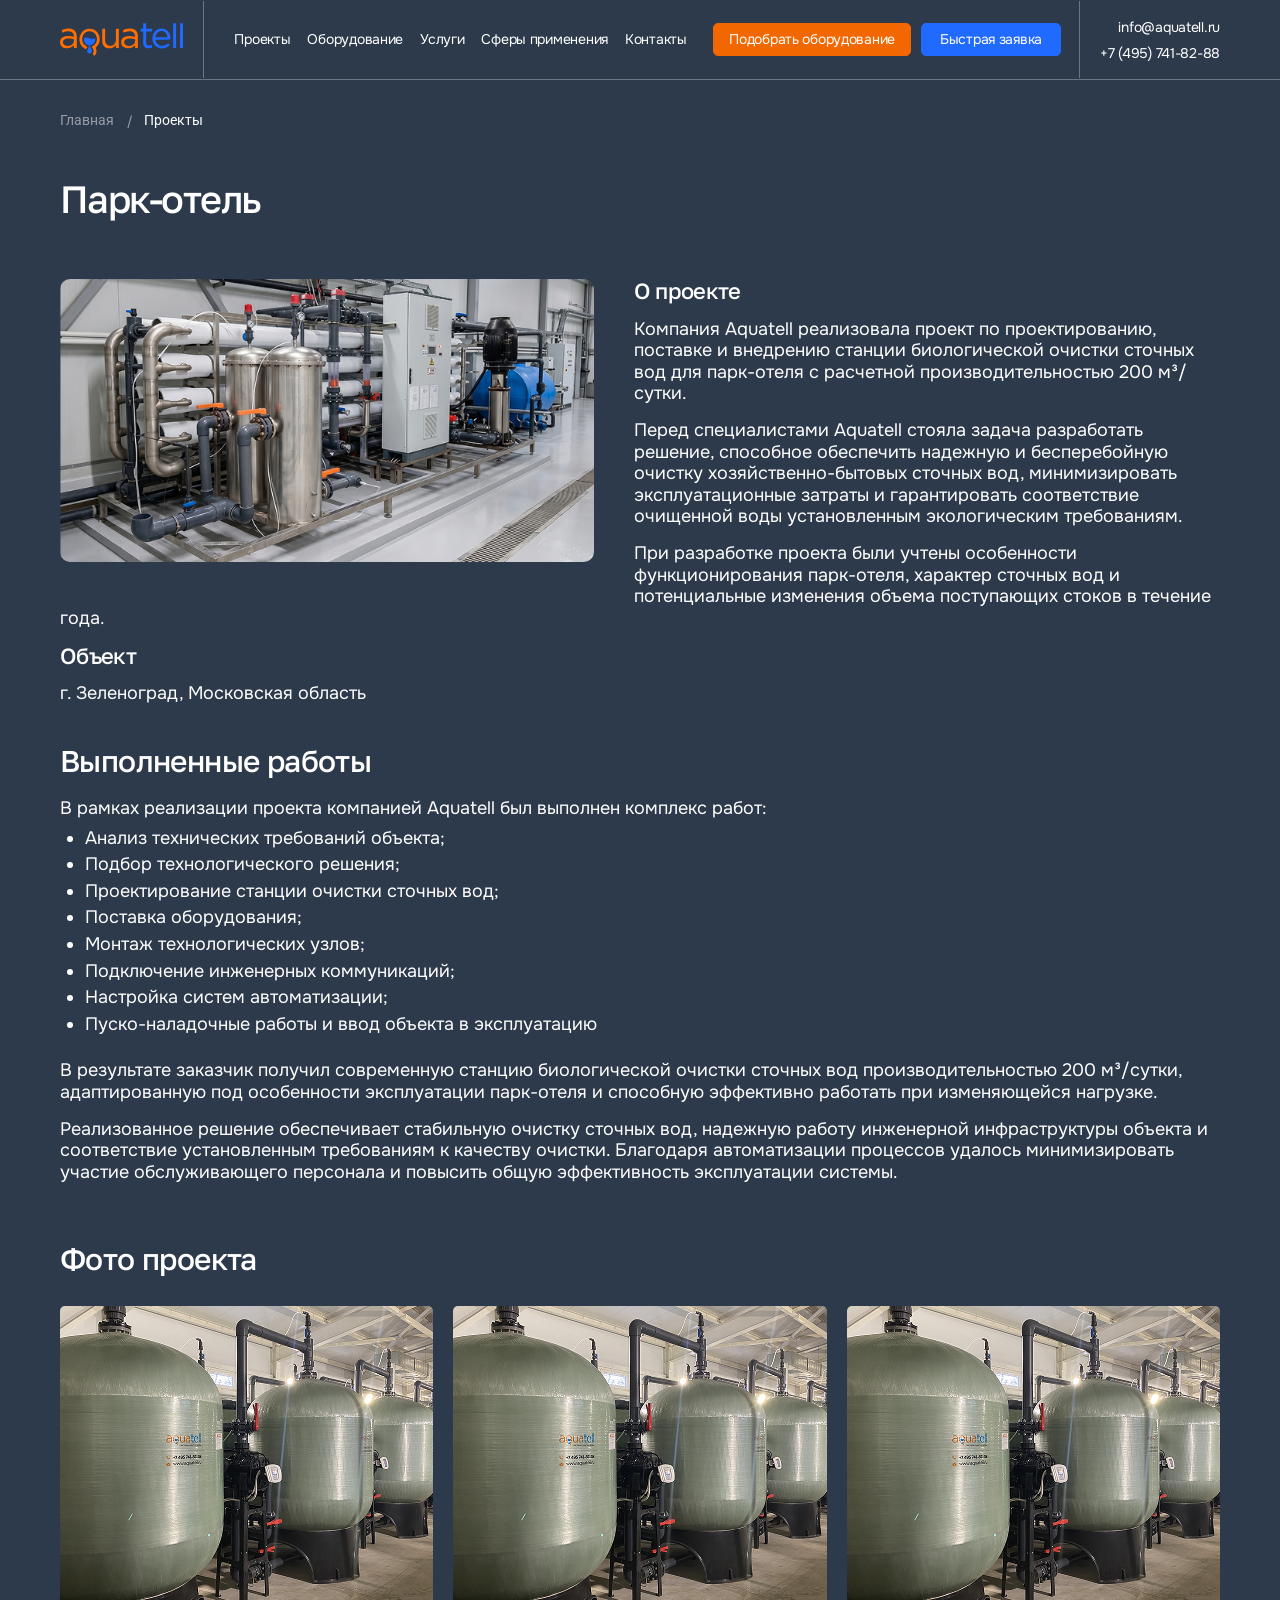
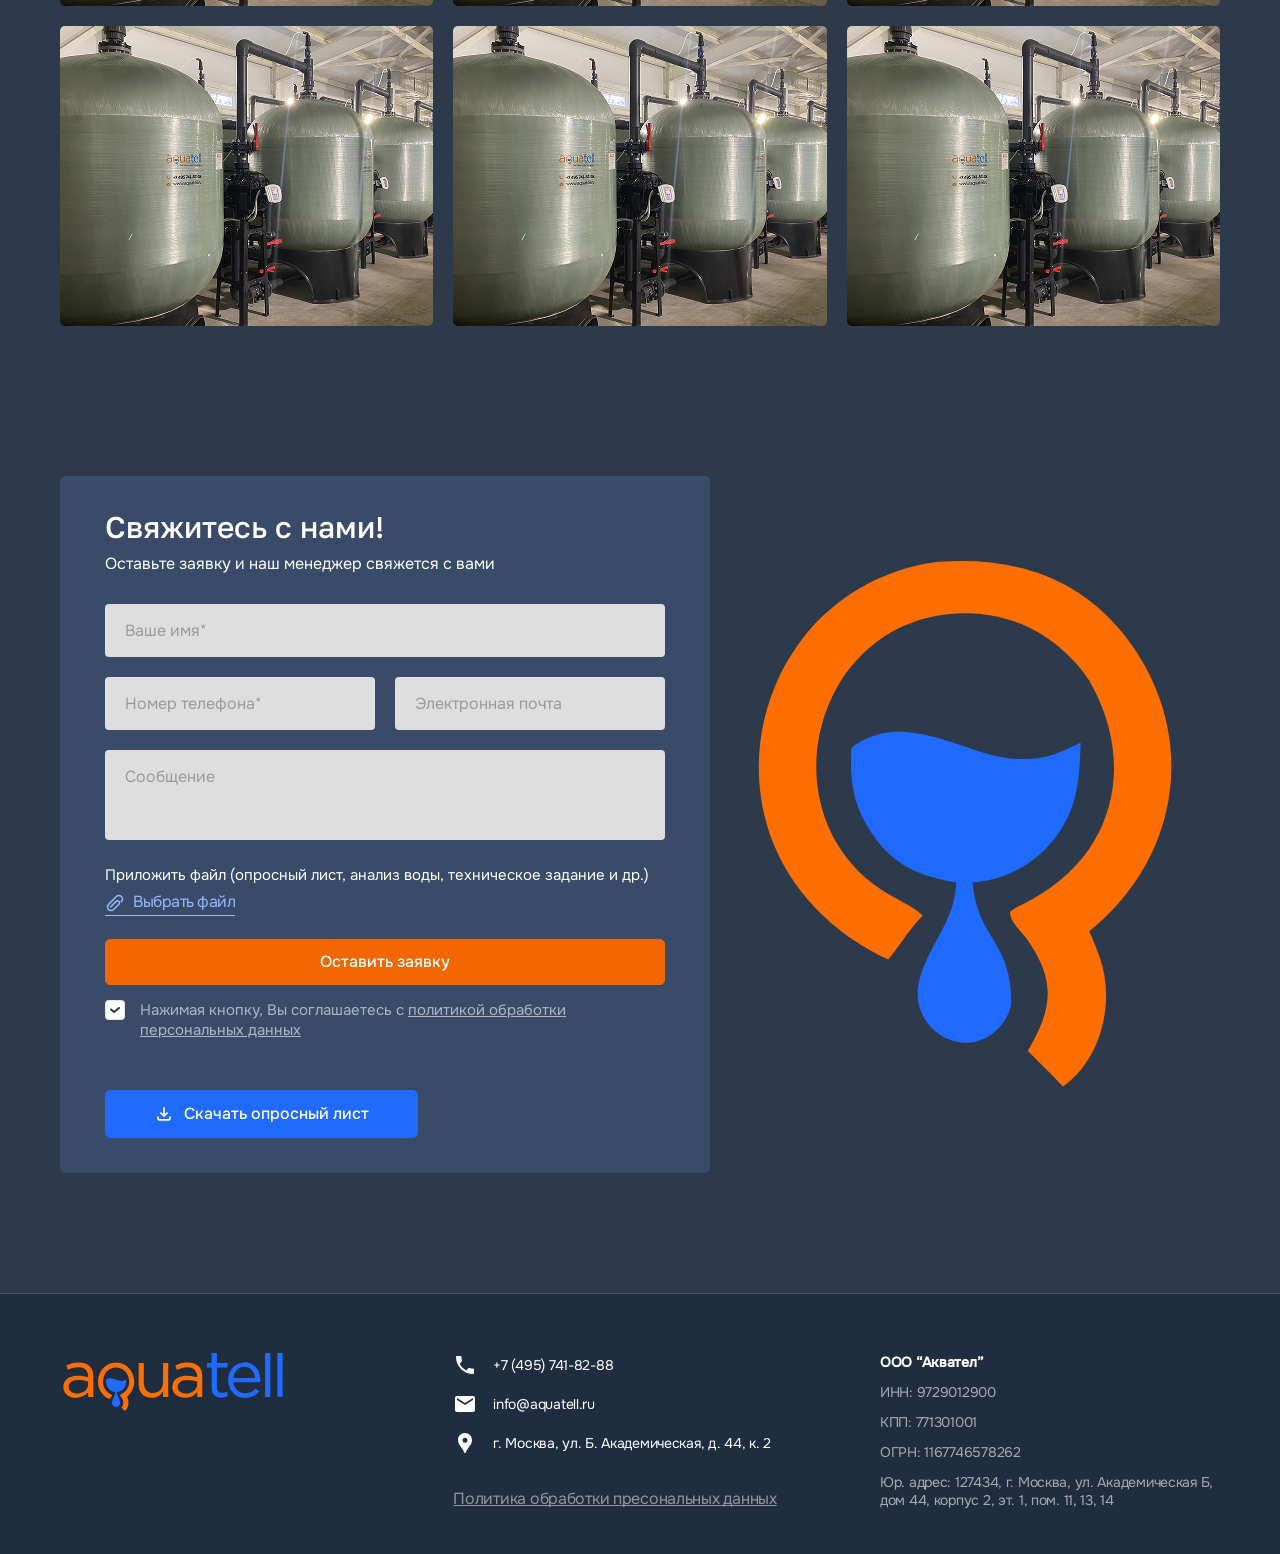
<file: project-info-page.html>
<!DOCTYPE html>
<html lang="ru">
  <head>
    <title>Проекты</title>
    <meta charset="utf-8">
    <meta name="viewport" content="width=device-width, initial-scale=1.0">
    <meta http-equiv="X-UA-Compatible" content="ie=edge">
    <meta name="description" content="Aquatell - Производство систем промышленной водоподготовки">
    <meta name="apple-mobile-web-app-title" content="Aquatell">
    <meta name="theme-color" content="#00000003;">
    <meta name="msapplication-navbutton-color" content="#00000003;">
    <meta name="apple-mobile-web-app-status-bar-style" content="default">
    <link rel="icon" type="image/png" href="img/favicon/favicon-96x96.png" sizes="96x96">
    <link rel="icon" type="image/svg+xml" href="img/favicon/favicon.svg">
    <link rel="shortcut icon" href="img/favicon/favicon.ico">
    <link rel="apple-touch-icon" sizes="180x180" href="img/favicon/apple-touch-icon.png">
    <link rel="manifest" href="img/favicon/site.webmanifest" crossorigin="use-credentials">
    <meta property="og:title" content="Aquatell">
    <meta property="og:image" content="img/content/open-graph.png">
    <meta property="og:type" content="website">
    <meta property="og:url" content="https://test.ru/">
    <meta property="og:description" content="Aquatell — Производство систем промышленной водоподготовки">
    <meta property="og:image:width" content="1200">
    <meta property="og:image:height" content="630">
    <link rel="stylesheet" href="css/style.min.css">
  </head>
  <body>
    <div class="visually-hidden"><svg xmlns="http://www.w3.org/2000/svg" xmlns:xlink="http://www.w3.org/1999/xlink"><defs>
<clipPath id="clip0_566_2673">
<rect width="24" height="24" fill="CurrentColor"/>
</clipPath>

    <clipPath id="clip0_981_2372">
      <rect width="24" height="24" fill="CurrentColor"/>
    </clipPath>
  
<clipPath id="clip0_566_2663">
<rect width="24" height="24" fill="CurrentColor"/>
</clipPath>
</defs><symbol id="icon-arrow-right" viewBox="0 0 8 15"><g fill="none">
  <path d="M0.00180292 1.15557L1.1344 -0.00028038L7.3034 6.29913C7.40284 6.40006 7.48176 6.52009 7.53561 6.65231C7.58946 6.78452 7.61719 6.92631 7.61719 7.06951C7.61719 7.21272 7.58946 7.3545 7.53561 7.48672C7.48176 7.61893 7.40284 7.73896 7.3034 7.8399L1.1344 14.1426L0.00287008 12.9867L5.79291 7.07115L0.00180292 1.15557Z" fill="CurrentColor"/>
</g></symbol><symbol id="icon-arrow-top-right" viewBox="0 0 20 20"><g fill="none">
  <path d="M18.207 18.5V1H0.707031M18.207 1L0.707031 18.5" stroke="CurrentColor" stroke-width="2"/>
</g></symbol><symbol id="icon-attach" viewBox="0 0 20 20"><g fill="none">
<path d="M16.3383 8.73415L16.4525 8.62082C17.1237 7.94757 17.5006 7.03567 17.5006 6.08499C17.5006 5.13431 17.1237 4.22241 16.4525 3.54915C15.7796 2.87733 14.8675 2.5 13.9167 2.5C12.9658 2.5 12.0537 2.87733 11.3808 3.54915L3.54915 11.3808C2.87733 12.0537 2.5 12.9658 2.5 13.9167C2.5 14.8675 2.87733 15.7796 3.54915 16.4525C4.22241 17.1237 5.13431 17.5006 6.08499 17.5006C7.03567 17.5006 7.94757 17.1237 8.62082 16.4525L13.9133 11.1558C14.1861 10.8819 14.3716 10.5333 14.4466 10.1541C14.5216 9.77488 14.4827 9.38194 14.3348 9.02479C14.1869 8.66764 13.9366 8.36226 13.6154 8.14712C13.2942 7.93198 12.9166 7.81671 12.53 7.81582C12.0111 7.81613 11.5136 8.02233 11.1467 8.38915L5.59915 13.9358" stroke="CurrentColor" stroke-width="1.5" stroke-miterlimit="10" stroke-linecap="round" stroke-linejoin="round"/>
</g></symbol><symbol id="icon-breadcrumb" viewBox="0 0 6 9"><g fill="none">
  <path d="M0.5 0.5L4.5 4.5L0.5 8.5" stroke="CurrentColor" stroke-linecap="round"/>
</g></symbol><symbol id="icon-check" viewBox="0 0 10 7"><g fill="none">
<path d="M1 2.42857L4.13043 5L9 1" stroke="CurrentColor" stroke-width="2" stroke-linecap="round"/>
</g></symbol><symbol id="icon-cross" viewBox="0 0 30 30"><g fill="none">
  <path fill-rule="evenodd" clip-rule="evenodd" d="M6.83667 6.83667C7.01246 6.66111 7.25074 6.5625 7.49918 6.5625C7.74761 6.5625 7.98589 6.66111 8.16168 6.83667L23.1617 21.8367C23.2538 21.9225 23.3277 22.026 23.3789 22.141C23.4301 22.256 23.4577 22.3801 23.4599 22.506C23.4621 22.6319 23.439 22.7569 23.3918 22.8737C23.3447 22.9904 23.2745 23.0965 23.1855 23.1855C23.0965 23.2745 22.9904 23.3447 22.8737 23.3918C22.7569 23.439 22.6319 23.4621 22.506 23.4599C22.3801 23.4577 22.256 23.4301 22.141 23.3789C22.026 23.3277 21.9225 23.2538 21.8367 23.1617L6.83667 8.16168C6.66111 7.98589 6.5625 7.74761 6.5625 7.49918C6.5625 7.25074 6.66111 7.01246 6.83667 6.83667Z" fill="CurrentColor"/>
  <path fill-rule="evenodd" clip-rule="evenodd" d="M23.1626 6.83667C23.3381 7.01246 23.4367 7.25074 23.4367 7.49918C23.4367 7.74761 23.3381 7.98589 23.1626 8.16168L8.16255 23.1617C7.98483 23.3273 7.74978 23.4174 7.5069 23.4131C7.26402 23.4089 7.03229 23.3105 6.86052 23.1387C6.68876 22.9669 6.59037 22.7352 6.58608 22.4923C6.5818 22.2495 6.67195 22.0144 6.83755 21.8367L21.8376 6.83667C22.0133 6.66111 22.2516 6.5625 22.5001 6.5625C22.7485 6.5625 22.9868 6.66111 23.1626 6.83667Z" fill="CurrentColor"/>
</g></symbol><symbol id="icon-delete" viewBox="0 0 16 16"><g fill="none">
<path d="M12 4L4 12M4 4L12 12" stroke="#CE4242" stroke-width="2" stroke-linecap="round" stroke-linejoin="round"/>
</g></symbol><symbol id="icon-download" viewBox="0 0 24 24"><g fill="none">
<path d="M12 16L7 11L8.4 9.55L11 12.15V4H13V12.15L15.6 9.55L17 11L12 16ZM6 20C5.45 20 4.97917 19.8042 4.5875 19.4125C4.19583 19.0208 4 18.55 4 18V15H6V18H18V15H20V18C20 18.55 19.8042 19.0208 19.4125 19.4125C19.0208 19.8042 18.55 20 18 20H6Z" fill="CurrentColor"/>
</g></symbol><symbol id="icon-loc" viewBox="0 0 24 24"><g fill="none">
<g clip-path="url(#clip0_566_2673)">
<path d="M12 2C8.13 2 5 5.13 5 9C5 10.74 5.5 12.37 6.41 13.84C7.36 15.38 8.61 16.7 9.57 18.24C10.04 18.99 10.38 19.69 10.74 20.5C11 21.05 11.21 22 12 22C12.79 22 13 21.05 13.25 20.5C13.62 19.69 13.95 18.99 14.42 18.24C15.38 16.71 16.63 15.39 17.58 13.84C18.5 12.37 19 10.74 19 9C19 5.13 15.87 2 12 2ZM12 11.75C10.62 11.75 9.5 10.63 9.5 9.25C9.5 7.87 10.62 6.75 12 6.75C13.38 6.75 14.5 7.87 14.5 9.25C14.5 10.63 13.38 11.75 12 11.75Z" fill="CurrentColor"/>
</g>

</g></symbol><symbol id="icon-mail" viewBox="0 0 24 24"><g fill="none">
  <g clip-path="url(#clip0_981_2372)">
    <path d="M20 4H4C2.9 4 2.01 4.9 2.01 6L2 18C2 19.1 2.9 20 4 20H20C21.1 20 22 19.1 22 18V6C22 4.9 21.1 4 20 4ZM20 8L12 13L4 8V6L12 11L20 6V8Z" fill="CurrentColor"/>
  </g>
  
</g></symbol><symbol id="icon-max" viewBox="0 0 16 16"><g fill="none">
<path fill-rule="evenodd" clip-rule="evenodd" d="M8.17189 15.9543C6.60169 15.9543 5.87199 15.7241 4.60362 14.8032C3.80132 15.8392 1.26075 16.6489 1.14995 15.2637C1.14995 14.2239 0.92072 13.3452 0.660929 12.3859C0.351482 11.2041 0 9.888 0 7.98102C0 3.42646 3.72111 0 8.12987 0C12.5424 0 16 3.59529 16 8.02321C16.0148 12.3827 12.5125 15.9311 8.17189 15.9543ZM8.23685 3.93678C6.08977 3.82552 4.41641 5.31812 4.04583 7.6587C3.7402 9.59641 4.2827 11.9562 4.74497 12.079C4.96655 12.1327 5.52434 11.6799 5.87199 11.3307C6.44687 11.7296 7.11631 11.9691 7.81279 12.0252C10.0375 12.1327 11.9385 10.4317 12.0878 8.19974C12.1748 5.96306 10.4619 4.06863 8.23685 3.94063V3.93678Z" fill="CurrentColor"/>
</g></symbol><symbol id="icon-minus" viewBox="0 0 18 18"><g fill="none">
  <path d="M3.75 9H14.25" stroke="CurrentColor" stroke-linecap="round" stroke-linejoin="round"/>
</g></symbol><symbol id="icon-plus" viewBox="0 0 18 18"><g fill="none">
  <path d="M9 3.75V14.25" stroke="CurrentColor" stroke-linecap="round" stroke-linejoin="round"/>
  <path d="M3.75 9H14.25" stroke="CurrentColor" stroke-linecap="round" stroke-linejoin="round"/>
</g></symbol><symbol id="icon-tel" viewBox="0 0 24 24"><g fill="none">
<g clip-path="url(#clip0_566_2663)">
<path d="M6.62 10.79C8.06 13.62 10.38 15.93 13.21 17.38L15.41 15.18C15.68 14.91 16.08 14.82 16.43 14.94C17.55 15.31 18.76 15.51 20 15.51C20.55 15.51 21 15.96 21 16.51V20C21 20.55 20.55 21 20 21C10.61 21 3 13.39 3 4C3 3.45 3.45 3 4 3H7.5C8.05 3 8.5 3.45 8.5 4C8.5 5.25 8.7 6.45 9.07 7.57C9.18 7.92 9.1 8.31 8.82 8.59L6.62 10.79Z" fill="CurrentColor"/>
</g>

</g></symbol><symbol id="icon-tg" viewBox="0 0 26 26"><g fill="none">
<path d="M21.1821 3.24611C20.9213 3.26545 20.6653 3.32663 20.424 3.42729H20.4207C20.1892 3.51911 19.0882 3.98223 17.4145 4.68423L11.4166 7.21029C7.11281 9.02217 2.88213 10.8064 2.88213 10.8064L2.9325 10.7869C2.9325 10.7869 2.64081 10.8828 2.33613 11.0916C2.14746 11.2108 1.98539 11.3677 1.86 11.5523C1.7105 11.7717 1.59025 12.1072 1.63494 12.4542C1.70806 13.0408 2.08831 13.3926 2.36131 13.5868C2.63756 13.7834 2.90081 13.8752 2.90081 13.8752H2.90731L6.87475 15.2118C7.05269 15.783 8.08375 19.1727 8.33156 19.9535C8.47781 20.4199 8.62 20.7116 8.79794 20.9342C8.88298 21.048 8.98562 21.143 9.10587 21.2194C9.16833 21.257 9.23556 21.2859 9.30575 21.3055L9.26512 21.2958C9.27731 21.299 9.28706 21.3088 9.296 21.312C9.3285 21.321 9.35044 21.3242 9.39187 21.3307C10.0199 21.5209 10.5245 21.1309 10.5245 21.1309L10.5529 21.1081L12.8954 18.9753L16.8214 21.9872L16.9107 22.0254C17.7289 22.3845 18.5577 22.1847 18.9956 21.832C19.4368 21.477 19.6082 21.0228 19.6082 21.0228L19.6367 20.9497L22.6706 5.40736C22.7567 5.02386 22.7786 4.66473 22.6836 4.31617C22.586 3.96315 22.3596 3.65959 22.049 3.46548C21.7886 3.30704 21.4865 3.23061 21.1821 3.24611ZM21.1 4.91173C21.0967 4.96292 21.1065 4.95723 21.0837 5.05554V5.06448L18.0783 20.4451C18.0653 20.467 18.0434 20.515 17.9832 20.5629C17.9199 20.6133 17.8695 20.645 17.6054 20.5402L12.8036 16.8587L9.90294 19.5026L10.5123 15.6107L18.3578 8.29823C18.6812 7.99761 18.5731 7.93423 18.5731 7.93423C18.5959 7.56536 18.0848 7.82617 18.0848 7.82617L8.19181 13.9549L8.18856 13.9386L3.44681 12.342V12.3388L3.43463 12.3364L3.459 12.3266L3.485 12.3136L3.51019 12.3047C3.51019 12.3047 7.74412 10.5204 12.0479 8.70854C14.2027 7.80098 16.3737 6.88692 18.0434 6.18167C19.0336 5.76486 20.0249 5.35048 21.0171 4.93854C21.0837 4.91254 21.0521 4.91173 21.1 4.91173Z" fill="CurrentColor"/>
</g></symbol><symbol id="icon-update" viewBox="0 0 20 20"><g fill="none">
<path d="M17 8.06603V3.82604L15.3013 5.52604C14.2598 4.312 12.8342 3.49172 11.2618 3.2018C9.68938 2.91189 8.06521 3.16985 6.65978 3.93272C5.25434 4.69559 4.15248 5.91732 3.53771 7.39441C2.92295 8.87151 2.8324 10.5148 3.28114 12.0506C3.72988 13.5864 4.69082 14.922 6.00392 15.8349C7.31701 16.7478 8.90299 17.1829 10.4977 17.0678C12.0924 16.9527 13.5996 16.2943 14.7681 15.2022C15.9367 14.1101 16.6962 12.6504 16.9201 11.066H15.5112C15.29 12.3308 14.6435 13.4818 13.6789 14.3284C12.7143 15.1749 11.4895 15.6661 10.2077 15.7203C8.92592 15.7746 7.66408 15.3888 6.63146 14.6269C5.59883 13.8649 4.85746 12.7726 4.53029 11.5311C4.20312 10.2896 4.3098 8.97349 4.83264 7.80099C5.35548 6.62849 6.26308 5.67006 7.40491 5.08465C8.54675 4.49923 9.85423 4.322 11.1105 4.58235C12.3668 4.84269 13.4965 5.52497 14.3121 6.51603L12.7633 8.06603H17Z" fill="CurrentColor"/>
</g></symbol><symbol id="logo-xl" viewBox="0 0 492 626"><g fill="none">
<path d="M211.509 1.33591C297.919 -6.02332 376.091 16.4166 431.369 83.7523C524.327 196.985 506.338 349.351 393.322 440.525C398.068 451.453 402.365 461.837 406.236 473.09C423.88 524.379 408.321 592.644 361.981 625.441C349.715 611.939 333.392 596.776 320.258 582.876C348.955 534.083 354.72 500.567 319.31 450.179C311.908 439.645 299.008 430.331 299.004 417.476C305.122 412.671 318.485 406.235 325.901 402.151C427.397 346.255 447.846 236.392 393.189 142.346C384.172 128.499 375.785 118.942 363.417 107.624C330.331 76.8516 285.796 60.4565 240.025 62.2014C66.0344 67.4062 6.35844 297.494 145.529 391.048C160.74 401.272 182.084 409.918 195.105 421.783C176.468 441.75 170.271 453.986 154.139 474.376C74.9509 437.529 15.5594 368.942 2.88843 283.048C-7.44944 215.741 10.2049 147.204 51.9581 92.5589C90.3999 42.6036 147.885 9.73471 211.509 1.33591Z" fill="#FF6E00"/>
<path d="M166.87 202.779C237.174 206.089 275.657 247.328 342.779 232.564C354.229 230.046 371.622 221.245 383.051 216.211C381.387 262.453 379.835 296.914 348.134 335.049C324.748 363.181 291.511 379.234 254.385 382.7C260.26 449.675 301.624 452.778 300.408 528.22C295.226 552.862 270.904 575.632 243.4 573.299C207.681 570.272 182.279 536.493 190.538 501.307C201.431 454.899 232.358 433.379 235.094 382.673C189.089 374.394 159.699 362.05 133.431 322.427C112.009 290.117 107.869 260.111 110.244 222.324C127.905 208.147 144.927 203.996 166.87 202.779Z" fill="#216AFF"/>
</g></symbol><symbol id="logo" viewBox="0 0 155 41"><g fill="none">
  <path fill-rule="evenodd" clip-rule="evenodd" d="M10.7679 6.70391C13.6595 6.69129 16.5956 7.30012 18.6946 9.44911C21.6689 12.4942 21.1608 17.0765 21.1604 20.9896L21.1704 31.1564C19.9845 31.1922 18.6939 31.1684 17.4996 31.1676L17.5176 27.8272C14.3684 31.269 10.3062 32.3941 5.79031 31.2415C3.51599 30.6609 1.89294 29.3942 0.73085 27.3254C-0.026349 25.6341 -0.228202 23.6874 0.281376 21.9089C2.33406 14.7456 12.3624 15.765 17.5629 17.1652C17.494 16.3115 17.401 15.2265 17.2049 14.4305C15.846 8.9132 8.49902 9.64601 4.5356 11.3051C4.07466 11.4981 3.5797 11.6468 3.10107 11.7692C2.83565 10.787 2.44782 9.72539 2.15963 8.7039C5.4502 7.40207 6.66914 6.97882 10.2364 6.73143C10.413 6.71355 10.5905 6.70438 10.7679 6.70391ZM17.4913 20.1907C15.6082 19.4629 11.8127 18.9144 9.82666 19.158C6.87077 19.365 3.50784 20.671 3.7983 24.3268C3.88648 25.4529 4.4164 26.4959 5.26901 27.2209C6.90711 28.622 9.61569 28.9116 11.6452 28.4685C13.6818 28.0102 15.4236 27.1619 16.6218 25.3312C17.6606 23.7443 17.511 22.0164 17.4913 20.1907Z" fill="#FF6E00"/>
  <path fill-rule="evenodd" clip-rule="evenodd" d="M87.6775 6.71295C90.5322 6.70731 93.574 7.2928 95.6929 9.38802C98.7555 12.4166 98.1665 16.895 98.1656 20.8694L98.1722 31.17L94.6477 31.1674L94.6063 27.7793C93.6899 28.7215 92.8449 29.5346 91.7083 30.2099C88.0774 32.3667 82.6541 32.1951 79.3732 29.4194C78.6761 28.8294 78.2339 28.1139 77.7785 27.3323C77.0672 25.8313 76.8593 24.1347 77.1867 22.5021C78.5181 15.592 87.4159 15.5555 92.6802 16.718C93.3379 16.8631 93.9965 16.9963 94.6561 17.1309C94.4011 9.983 89.0681 9.26949 83.3268 10.7133C82.2871 10.9748 81.27 11.4329 80.2454 11.7715C79.8117 10.844 79.4721 9.7675 79.1381 8.79042C82.2854 7.42614 83.8848 6.94908 87.3398 6.73161C87.4517 6.71966 87.5646 6.71342 87.6775 6.71295ZM94.6345 20.2267C92.7687 19.4981 88.7323 18.8671 86.7697 19.1565C84.9227 19.3315 83.0024 19.7681 81.7483 21.3011C81.0323 22.166 80.6915 23.2883 80.8025 24.4128C81.1469 28.1965 85.7752 29.109 88.7841 28.4403C90.8089 27.9552 92.6381 27.0169 93.7625 25.1761C94.7946 23.4869 94.5978 22.109 94.6345 20.2267Z" fill="#FF6E00"/>
  <path fill-rule="evenodd" clip-rule="evenodd" d="M127.124 6.62587C130.199 6.38929 133.081 7.25371 135.372 9.37919C138.044 11.8574 139.111 15.5433 139.267 19.1199C139.286 19.5528 139.301 20.1686 138.988 20.5046C138.716 20.7958 122.098 20.6203 120.146 20.6773C120.467 22.2142 120.786 23.3856 121.629 24.7389C122.759 26.5201 124.537 27.7744 126.575 28.2276C129.356 28.8606 131.873 28.2101 134.234 26.6933C134.904 26.1808 135.442 25.6627 136.054 25.0864C136.919 25.7642 137.545 26.4957 138.548 27.0792L138.529 27.1026C134.407 32.3004 126.016 33.3018 120.902 29.0735C118.447 27.0021 116.901 24.026 116.601 20.7977C115.903 13.7497 119.822 7.35956 127.072 6.63304C127.093 6.62931 127.1 6.62779 127.124 6.62587ZM135.412 17.5854C135.079 12.8996 131.942 9.39598 127.143 9.77376C123.748 10.3513 121.536 12.584 120.583 15.9704C120.43 16.5154 120.384 16.8806 120.186 17.4325L120.254 17.5369C120.894 17.6706 122.5 17.6239 123.226 17.6233L128.465 17.6163C130.718 17.6169 133.179 17.6605 135.412 17.5854Z" fill="#216AFF"/>
  <path d="M35.5156 6.91129C40.0282 6.50932 44.1107 7.735 46.9975 11.4129C51.8521 17.5977 50.9126 25.92 45.0105 30.8999C45.2584 31.4968 45.4828 32.0639 45.685 32.6786C46.6064 35.48 45.7938 39.2086 43.3738 41C42.7332 40.2625 41.8808 39.4343 41.1949 38.6751C42.6935 36.01 42.9946 34.1793 41.1454 31.4272C40.7588 30.8518 40.0851 30.3431 40.0849 29.6409C40.4044 29.3785 41.1023 29.027 41.4895 28.8039C46.79 25.7509 47.858 19.7501 45.0036 14.6133C44.5327 13.857 44.0947 13.3349 43.4488 12.7168C41.7209 11.036 39.3951 10.1405 37.0048 10.2358C27.9184 10.5201 24.8018 23.0875 32.0698 28.1974C32.8642 28.7559 33.9789 29.2281 34.6589 29.8762C33.6856 30.9668 33.362 31.6351 32.5195 32.7488C28.384 30.7362 25.2824 26.99 24.6206 22.2985C24.0808 18.6221 25.0027 14.8786 27.1832 11.8939C29.1908 9.16533 32.1929 7.37003 35.5156 6.91129Z" fill="#FF6E00"/>
  <path d="M53.2415 7.10753C54.4629 7.05935 55.6858 7.05772 56.9074 7.10265L56.9025 7.41189C56.8701 10.5038 56.8605 13.5958 56.8736 16.6879C56.8702 20.6939 56.1816 26.7252 61.3474 28.0216C63.728 28.6191 66.517 28.17 68.316 26.3528C69.2425 25.4136 69.898 24.2346 70.2115 22.9436C70.5891 21.3786 70.4566 18.0687 70.4552 16.3357L70.4621 7.08956C71.5263 7.07111 73.1804 7.01977 74.2 7.12665C74.2263 9.32774 74.1065 11.8143 74.1104 14.0992L74.1045 23.6555C74.1043 26.2015 74.0575 28.5588 74.2489 31.1011C73.2146 31.2292 71.534 31.1677 70.4619 31.154C70.4599 29.9027 70.4891 28.5896 70.3492 27.3521C68.2562 30.3836 66.0428 31.5775 62.3705 31.6623C58.0265 31.7627 54.3673 29.2075 53.4672 24.7867C53.0573 22.7739 53.2309 19.972 53.2319 17.8507L53.2415 7.10753Z" fill="#FF6E00"/>
  <path d="M104.754 0.0698612C105.778 -0.0364749 107.48 0.00953347 108.56 0.0119711L108.552 7.0649L116.171 7.09071L116.124 10.3335L108.567 10.3255L108.549 20.0708C108.549 21.4721 108.508 22.8936 108.551 24.2927C108.704 29.1917 112.837 28.3794 116.037 27.5475L116.029 30.5979L114.592 31.1813C112.918 31.6437 111.797 31.7922 110.052 31.5058C104.127 30.1349 104.87 25.3883 104.872 20.4593L104.886 10.3421C103.792 10.3318 102.697 10.3362 101.602 10.3553C101.563 9.28386 101.589 8.14948 101.597 7.07302L104.734 7.07513C104.788 4.80492 104.749 2.35374 104.754 0.0698612Z" fill="#216AFF"/>
  <path d="M33.1843 17.9142C36.8559 18.0949 38.8656 20.3474 42.371 19.541C42.9689 19.4035 43.8773 18.9227 44.4742 18.6478C44.3872 21.1735 44.3062 23.0558 42.6506 25.1388C41.4293 26.6753 39.6936 27.5522 37.7547 27.7414C38.0615 31.3996 40.2217 31.5691 40.1582 35.6898C39.8876 37.0357 38.6174 38.2795 37.181 38.152C35.3156 37.9867 33.9891 36.1416 34.4204 34.2198C34.9892 31.685 36.6044 30.5096 36.7473 27.74C34.3447 27.2878 32.8099 26.6136 31.4381 24.4494C30.3193 22.6846 30.1031 21.0456 30.2271 18.9817C31.1495 18.2073 32.0384 17.9806 33.1843 17.9142Z" fill="#216AFF"/>
  <path d="M142.58 0.029939C143.785 0.000668916 145.079 0.0254177 146.29 0.0273391L146.277 21.1819L146.286 27.4845C146.288 28.6025 146.332 30.066 146.258 31.1616C145.023 31.1707 143.787 31.1659 142.551 31.1473C142.607 26.8958 142.623 22.6439 142.598 18.3922L142.58 0.029939Z" fill="#216AFF"/>
  <path d="M151.281 0.0243482C152.493 0.00580341 153.75 0.0227614 154.966 0.0226945L154.961 19.5091C154.96 23.3622 154.91 27.3318 155 31.1689L151.264 31.1712L151.281 0.0243482Z" fill="#216AFF"/>
</g></symbol></svg>
    </div>
    <div class="wrapper header-top-80">
      <header class="header" data-header data-media="(min-width: 1200px)">
        <div class="container">
          <div class="header__wrapper"><a class="header__logo" href="index.html">
              <svg width="155" height="41" aria-hidden="true">
                <use xlink:href="#logo"></use>
              </svg></a>
            <div class="header__main">
              <nav class="main-nav">
                <div class="container">
                  <ul class="main-nav__list list-reset">
                    <li class="main-nav__item"><a class="main-nav__link" href="#">Проекты</a></li>
                    <li class="main-nav__item"><a class="main-nav__link" href="#">Оборудование</a></li>
                    <li class="main-nav__item"><a class="main-nav__link" href="#">Услуги</a></li>
                    <li class="main-nav__item"><a class="main-nav__link" href="#">Сферы применения</a></li>
                    <li class="main-nav__item"><a class="main-nav__link" href="#">Контакты</a></li>
                  </ul>
                </div>
              </nav>
              <div class="header__burger-footer">
                <div class="container">
                  <div class="header__inner"><a class="header__tel" href="tel:+74957418288">+7 (495) 741-82-88</a><a class="header__email" href="mailto:info@aquatell.ru">info@aquatell.ru</a></div>
                  <div class="header__actions">
                    <a class="btn btn--size-xs header__btn" href="#" data-open-modal="questionnaire">Подобрать оборудование
                    </a>
                    <button class="btn btn--size-xs btn--color-blue header__btn" type="button" data-open-modal="modal-quick-feedback">Быстрая заявка
                    </button>
                  </div>
                </div>
              </div>
            </div>
            <div class="header__inner"><a class="header__email" href="mailto:info@aquatell.ru">info@aquatell.ru</a><a class="header__tel" href="tel:+74957418288">+7 (495) 741-82-88</a></div>
            <button class="btn-reset header__toggle" type="button" data-toggle-menu><span class="burger"><span class="burger__span"></span></span></button>
          </div>
        </div>
      </header>
      <main>
        <div class="breadcrumbs">
          <div class="container">
            <ul class="list-reset breadcrumbs__list">
              <li class="breadcrumbs__item"><a class="breadcrumbs__link" href="index.html">Главная<span class="breadcrumbs__icon">/</span></a>
              </li>
              <li class="breadcrumbs__item"><span class="breadcrumbs__text">Проекты</span>
              </li>
            </ul>
          </div>
        </div>
        <section class="project-info template">
          <div class="container">
            <div class="template__content">
              <h2>Парк-отель</h2><img class="alignleft" src="img/content/project-info/img-01.png" width="690" height="366">
              <h5>О проекте </h5>
              <p>Компания Aquatell реализовала проект по проектированию, поставке и внедрению станции биологической очистки сточных вод для парк-отеля с расчетной производительностью 200 м³/сутки.</p>
              <p>Перед специалистами Aquatell стояла задача разработать решение, способное обеспечить надежную и бесперебойную очистку хозяйственно-бытовых сточных вод, минимизировать эксплуатационные затраты и гарантировать соответствие очищенной воды установленным экологическим требованиям.</p>
              <p>При разработке проекта были учтены особенности функционирования парк-отеля, характер сточных вод и потенциальные изменения объема поступающих стоков в течение года.</p>
              <h5>Объект</h5>
              <p>г. Зеленоград, Московская область</p>
              <h3>Выполненные работы</h3>
              <p>В рамках реализации проекта компанией Aquatell был выполнен комплекс работ:</p>
              <ul>
                <li>Анализ технических требований объекта;</li>
                <li>Подбор технологического решения;</li>
                <li>Проектирование станции очистки сточных вод;</li>
                <li>Поставка оборудования;</li>
                <li>Монтаж технологических узлов;</li>
                <li>Подключение инженерных коммуникаций;</li>
                <li>Настройка систем автоматизации;</li>
                <li>Пуско-наладочные работы и ввод объекта в эксплуатацию</li>
              </ul>
              <p>В результате заказчик получил современную станцию биологической очистки сточных вод производительностью 200 м³/сутки, адаптированную под особенности эксплуатации парк-отеля и способную эффективно работать при изменяющейся нагрузке.</p>
              <p>Реализованное решение обеспечивает стабильную очистку сточных вод, надежную работу инженерной инфраструктуры объекта и соответствие установленным требованиям к качеству очистки. Благодаря автоматизации процессов удалось минимизировать участие обслуживающего персонала и повысить общую эффективность эксплуатации системы.</p>
            </div>
            <div class="project-info__gallery">
              <h3 class="project-info__subtitle">Фото проекта</h3>
              <ul class="project-info__list list-reset">
                <li class="project-info__item">
                  <div class="project-info__img"><img src="img/content/project-info/img-02.png" width="466" height="300">
                  </div>
                </li>
                <li class="project-info__item">
                  <div class="project-info__img"><img src="img/content/project-info/img-02.png" width="466" height="300">
                  </div>
                </li>
                <li class="project-info__item">
                  <div class="project-info__img"><img src="img/content/project-info/img-02.png" width="466" height="300">
                  </div>
                </li>
                <li class="project-info__item">
                  <div class="project-info__img"><img src="img/content/project-info/img-02.png" width="466" height="300">
                  </div>
                </li>
                <li class="project-info__item">
                  <div class="project-info__img"><img src="img/content/project-info/img-02.png" width="466" height="300">
                  </div>
                </li>
                <li class="project-info__item">
                  <div class="project-info__img"><img src="img/content/project-info/img-02.png" width="466" height="300">
                  </div>
                </li>
              </ul>
            </div>
          </div>
        </section>
        <section class="feedback">
          <div class="container"> 
            <div class="feedback__wrapper">
              <div class="feedback-form">
                <h2 class="feedback-form__title">Свяжитесь с нами!</h2>
                <p class="feedback-form__text">Оставьте заявку и наш менеджер свяжется с вами</p>
                <form action="#" method="post" data-validation data-feedback-form>
                  <div class="custom-input" data-validation-type="text">
                    <label>
                      <input type="text" name="user-name" placeholder="Ваше имя*" autocomplete="off">
                    </label>
                  </div>
                  <div class="feedback-form__inner">
                    <div class="custom-input" data-validation-type="phone">
                      <label>
                        <input type="tel" name="user-phone" placeholder="Номер телефона*" autocomplete="off">
                      </label>
                    </div>
                    <div class="custom-input">
                      <label>
                        <input type="email" name="user-email" placeholder="Электронная почта" autocomplete="off">
                      </label>
                    </div>
                  </div>
                  <div class="custom-textarea">
                    <label>
                      <textarea name="user-text" placeholder="Сообщение"></textarea>
                    </label>
                  </div>
                  <div class="feedback-form__actions">
                    <div class="form-attachment">
                      <p class="form-attachment__text">Приложить файл (опросный лист, анализ воды, техническое задание и др.)</p>
                      <button class="form-attachment__btn btn-reset" type="button" data-attachment-btn>
                        <svg width="20" height="20" aria-hidden="true">
                          <use xlink:href="#icon-attach"></use>
                        </svg><span>Выбрать файл</span>
                      </button>
                      <div class="form-attachment__files" data-attachment-files></div>
                    </div>
                    <button class="btn feedback-form__btn" type="submit">Оставить заявку
                    </button>
                    <div class="custom-checkbox" data-validation-type="checkbox">
                      <label>
                        <input type="checkbox" name="user-personal-data" checked><span class="custom-checkbox__icon">
                          <svg width="10" height="7" aria-hidden="true">
                            <use xlink:href="#icon-check"></use>
                          </svg></span><span class="custom-checkbox__label">Нажимая кнопку, Вы соглашаетесь с <a href='#'>политикой обработки персональных данных</a></span>
                      </label>
                    </div>
                  </div>
                  <div class="errors" data-validation-errors></div>
                </form>
                <button class="btn btn--color-blue feedback-form__download-btn" type="button">Скачать опросный лист
                  <svg width="20" height="20" aria-hidden="true">
                    <use xlink:href="#icon-download"></use>
                  </svg>
                </button>
              </div>
              <div class="feedback__img"> <img src="img/content/img-logo.svg" width="492" height="626">
              </div>
            </div>
          </div>
        </section>
      </main>
      <footer class="footer">
        <div class="container">
          <div class="footer__wrapper"><a class="footer__logo" href="index.html">
              <svg width="164" height="77" aria-hidden="true">
                <use xlink:href="#logo"></use>
              </svg></a>
            <div class="footer__center"><a class="footer__link" href="tel:+74957418288"> 
                <svg width="24" height="24" aria-hidden="true">
                  <use xlink:href="#icon-tel"></use>
                </svg><span>+7 (495) 741-82-88</span></a><a class="footer__link" href="mailto:info@aquatell.ru"> 
                <svg width="24" height="24" aria-hidden="true">
                  <use xlink:href="#icon-mail"></use>
                </svg><span>info@aquatell.ru</span></a>
              <p class="footer__text">
                <svg width="24" height="24" aria-hidden="true">
                  <use xlink:href="#icon-loc"></use>
                </svg><span>г. Москва, ул. Б. Академическая, д. 44, к. 2</span>
              </p><a class="footer__privacy footer__privacy--desktop" href="#">Политика обработки пресональных данных</a>
            </div>
            <div class="footer__info">
              <h3 class="footer__subtitle">ООО “Аквател”</h3>
              <p>ИНН: 9729012900</p>
              <p>КПП: 771301001</p>
              <p>ОГРН: 1167746578262</p>
              <p>Юр. адрес: 127434, г. Москва, ул. Академическая Б, дом 44, корпус 2, эт. 1, пом. 11, 13, 14 </p>
            </div><a class="footer__privacy footer__privacy--mobile" href="#">Политика обработки пресональных данных</a>
          </div>
        </div>
      </footer>
    </div>
    <div class="modal modal--questionnaire" data-modal="questionnaire">
      <div class="modal__wrapper">
        <div class="modal__overlay" data-close-modal></div>
        <div class="modal__content">
          <div class="questionnaire modal-cart">
            <form action="#" method="post" data-questionnaire data-validation>
              <div class="questionnaire__body" data-questionnaire-body>
                <ol class="questionnaire__list list-reset" data-questionnaire-list>
                  <li class="questionnaire__item is-active" data-step>
                    <div class="questionnaire-step">
                      <div class="questionnaire-step__counter" data-counter></div>
                      <fieldset class="questionnaire-step__group">
                        <legend class="questionnaire-step__title">Укажите источник водоснабжения</legend>
                        <div class="questionnaire-step__inner">
                          <div class="custom-checkbox">
                            <label>
                              <input type="checkbox" name="source"><span class="custom-checkbox__icon">
                                <svg width="10" height="7" aria-hidden="true">
                                  <use xlink:href="#icon-check"></use>
                                </svg></span><span class="custom-checkbox__label">Скважина</span><img src="img/content/questionnaire/img-01.png" width="246" height="190">
                            </label>
                          </div>
                          <div class="custom-checkbox">
                            <label>
                              <input type="checkbox" name="source"><span class="custom-checkbox__icon">
                                <svg width="10" height="7" aria-hidden="true">
                                  <use xlink:href="#icon-check"></use>
                                </svg></span><span class="custom-checkbox__label">Поверхностный источник</span><img src="img/content/questionnaire/img-02.png" width="246" height="190">
                            </label>
                          </div>
                          <div class="custom-checkbox">
                            <label>
                              <input type="checkbox" name="source"><span class="custom-checkbox__icon">
                                <svg width="10" height="7" aria-hidden="true">
                                  <use xlink:href="#icon-check"></use>
                                </svg></span><span class="custom-checkbox__label">Водопровод</span><img src="img/content/questionnaire/img-03.png" width="246" height="190">
                            </label>
                          </div>
                        </div>
                        <div class="custom-textarea">
                          <label><span class="custom-textarea__label">Другое</span>
                            <textarea name="user-text" placeholder="Введите текст"></textarea>
                          </label>
                        </div>
                        <div class="form-attachment">
                          <p class="form-attachment__text">Приложите анализ исходной воды (при наличии)</p>
                          <button class="form-attachment__btn btn-reset" type="button" data-attachment-btn>
                            <svg width="20" height="20" aria-hidden="true">
                              <use xlink:href="#icon-attach"></use>
                            </svg><span>Выбрать файл</span>
                          </button>
                          <div class="form-attachment__files" data-attachment-files></div>
                        </div>
                      </fieldset>
                      <div class="questionnaire__nav">
                        <button class="btn questionnaire__btn questionnaire__btn--next" type="button" data-btn-next>Далее
                        </button>
                      </div>
                    </div>
                  </li>
                  <li class="questionnaire__item" data-step>
                    <div class="questionnaire-step">
                      <div class="questionnaire-step__counter" data-counter></div>
                      <fieldset class="questionnaire-step__group">
                        <legend class="questionnaire-step__title">Для каких целей нужна водоподготовка?</legend>
                        <div class="questionnaire-step__inner">
                          <div class="custom-checkbox">
                            <label>
                              <input type="checkbox" name="purpose"><span class="custom-checkbox__icon">
                                <svg width="10" height="7" aria-hidden="true">
                                  <use xlink:href="#icon-check"></use>
                                </svg></span><span class="custom-checkbox__label">Для питьевых целей</span><img src="img/content/questionnaire/img-04.png" width="246" height="190">
                            </label>
                          </div>
                          <div class="custom-checkbox">
                            <label>
                              <input type="checkbox" name="purpose"><span class="custom-checkbox__icon">
                                <svg width="10" height="7" aria-hidden="true">
                                  <use xlink:href="#icon-check"></use>
                                </svg></span><span class="custom-checkbox__label">Пищевое производство</span><img src="img/content/questionnaire/img-05.png" width="246" height="190">
                            </label>
                          </div>
                          <div class="custom-checkbox">
                            <label>
                              <input type="checkbox" name="purpose"><span class="custom-checkbox__icon">
                                <svg width="10" height="7" aria-hidden="true">
                                  <use xlink:href="#icon-check"></use>
                                </svg></span><span class="custom-checkbox__label">Химическое производство</span><img src="img/content/questionnaire/img-06.png" width="246" height="190">
                            </label>
                          </div>
                          <div class="custom-checkbox">
                            <label>
                              <input type="checkbox" name="purpose"><span class="custom-checkbox__icon">
                                <svg width="10" height="7" aria-hidden="true">
                                  <use xlink:href="#icon-check"></use>
                                </svg></span><span class="custom-checkbox__label">Для котельной</span><img src="img/content/questionnaire/img-07.png" width="246" height="190">
                            </label>
                          </div>
                          <div class="custom-checkbox">
                            <label>
                              <input type="checkbox" name="purpose"><span class="custom-checkbox__icon">
                                <svg width="10" height="7" aria-hidden="true">
                                  <use xlink:href="#icon-check"></use>
                                </svg></span><span class="custom-checkbox__label">Тепличный комплекс</span><img src="img/content/questionnaire/img-08.png" width="246" height="190">
                            </label>
                          </div>
                          <div class="custom-checkbox">
                            <label>
                              <input type="checkbox" name="purpose"><span class="custom-checkbox__icon">
                                <svg width="10" height="7" aria-hidden="true">
                                  <use xlink:href="#icon-check"></use>
                                </svg></span><span class="custom-checkbox__label">Парфюмерия/косметика</span><img src="img/content/questionnaire/img-09.png" width="246" height="190">
                            </label>
                          </div>
                        </div>
                        <div class="custom-textarea">
                          <label><span class="custom-textarea__label">Другое</span>
                            <textarea name="user-text" placeholder="Введите текст"></textarea>
                          </label>
                        </div>
                      </fieldset>
                      <div class="questionnaire__nav">
                        <button class="btn questionnaire__btn questionnaire__btn--prev" type="button" data-btn-prev>Назад
                        </button>
                        <button class="btn questionnaire__btn questionnaire__btn--next" type="button" data-btn-next>Далее
                        </button>
                      </div>
                    </div>
                  </li>
                  <li class="questionnaire__item" data-step>
                    <div class="questionnaire-step">
                      <div class="questionnaire-step__counter" data-counter></div>
                      <fieldset class="questionnaire-step__group">
                        <legend class="questionnaire-step__title">Какая требуется производительность установки водоподготовки?</legend>
                        <div class="questionnaire-step__list">
                          <div class="custom-input">
                            <label><span class="custom-input__label">Часовая, м3/ч</span>
                              <input type="text" name="hours" placeholder="Введите значение" autocomplete="off">
                            </label>
                          </div>
                          <div class="custom-input">
                            <label><span class="custom-input__label">Суточная, м3/сут</span>
                              <input type="text" name="daily" placeholder="Введите значение" autocomplete="off">
                            </label>
                          </div>
                        </div>
                      </fieldset>
                      <button class="questionnaire__btn questionnaire__btn--skip btn-reset" type="button" data-btn-skip>Пропустить вопрос</button>
                      <div class="questionnaire__nav">
                        <button class="btn questionnaire__btn questionnaire__btn--prev" type="button" data-btn-prev>Назад
                        </button>
                        <button class="btn questionnaire__btn questionnaire__btn--next" type="button" data-btn-next>Далее
                        </button>
                      </div>
                    </div>
                  </li>
                  <li class="questionnaire__item" data-step>
                    <div class="questionnaire-step">
                      <div class="questionnaire-step__counter" data-counter></div>
                      <fieldset class="questionnaire-step__group">
                        <legend class="questionnaire-step__title">Какой требуется режим работы установки?</legend>
                        <div class="questionnaire-step__list">
                          <div class="custom-radio">
                            <label>
                              <input type="radio" name="mode" value="constant"><span class="custom-radio__icon"></span><span class="custom-radio__label">Непрерывный (24 часа в сутки)</span>
                            </label>
                          </div>
                          <div class="custom-radio">
                            <label>
                              <input type="radio" name="mode" value="regular"><span class="custom-radio__icon"></span><span class="custom-radio__label">Периодический (посменно)</span>
                            </label>
                          </div>
                        </div>
                      </fieldset>
                      <div class="questionnaire__nav">
                        <button class="btn questionnaire__btn questionnaire__btn--prev" type="button" data-btn-prev>Назад
                        </button>
                        <button class="btn questionnaire__btn questionnaire__btn--next" type="button" data-btn-next>Далее
                        </button>
                      </div>
                    </div>
                  </li>
                  <li class="questionnaire__item" data-step>
                    <div class="questionnaire-step">
                      <div class="questionnaire-step__counter" data-counter></div>
                      <fieldset class="questionnaire-step__group">
                        <legend class="questionnaire-step__title">Требуется ли сопутствующее оборудование?</legend>
                        <div class="questionnaire-step__list">
                          <div class="custom-checkbox">
                            <label>
                              <input type="checkbox" name="equipment"><span class="custom-checkbox__icon">
                                <svg width="10" height="7" aria-hidden="true">
                                  <use xlink:href="#icon-check"></use>
                                </svg></span><span class="custom-checkbox__label">Емкости</span>
                            </label>
                          </div>
                          <div class="custom-checkbox">
                            <label>
                              <input type="checkbox" name="equipment"><span class="custom-checkbox__icon">
                                <svg width="10" height="7" aria-hidden="true">
                                  <use xlink:href="#icon-check"></use>
                                </svg></span><span class="custom-checkbox__label">Насосная станция</span>
                            </label>
                          </div>
                          <div class="custom-checkbox">
                            <label>
                              <input type="checkbox" name="equipment"><span class="custom-checkbox__icon">
                                <svg width="10" height="7" aria-hidden="true">
                                  <use xlink:href="#icon-check"></use>
                                </svg></span><span class="custom-checkbox__label">Не требуется</span>
                            </label>
                          </div>
                        </div>
                        <div class="custom-textarea">
                          <label><span class="custom-textarea__label">Другое</span>
                            <textarea name="user-text" placeholder="Введите текст"></textarea>
                          </label>
                        </div>
                      </fieldset>
                      <div class="questionnaire__nav">
                        <button class="btn questionnaire__btn questionnaire__btn--prev" type="button" data-btn-prev>Назад
                        </button>
                        <button class="btn questionnaire__btn questionnaire__btn--next" type="button" data-btn-next>Далее
                        </button>
                      </div>
                    </div>
                  </li>
                  <li class="questionnaire__item" data-step>
                    <div class="questionnaire-step">
                      <div class="questionnaire-step__counter" data-counter></div>
                      <fieldset class="questionnaire-step__group">
                        <legend class="questionnaire-step__title">Помещение для монтажа установки водоподготовки:</legend>
                        <div class="questionnaire-step__list">
                          <div class="custom-radio">
                            <label>
                              <input type="radio" name="placement" value="exist"><span class="custom-radio__icon"></span><span class="custom-radio__label">Существующее</span>
                            </label>
                          </div>
                          <div class="custom-radio">
                            <label>
                              <input type="radio" name="placement" value="build"><span class="custom-radio__icon"></span><span class="custom-radio__label">Строится/проектируется</span>
                            </label>
                          </div>
                          <div class="custom-radio">
                            <label>
                              <input type="radio" name="placement" value="module"><span class="custom-radio__icon"></span><span class="custom-radio__label">Блочно-модульное исполнение</span>
                            </label>
                          </div>
                        </div>
                      </fieldset>
                      <div class="questionnaire__nav">
                        <button class="btn questionnaire__btn questionnaire__btn--prev" type="button" data-btn-prev>Назад
                        </button>
                        <button class="btn questionnaire__btn questionnaire__btn--next" type="button" data-btn-next>Далее
                        </button>
                      </div>
                    </div>
                  </li>
                  <li class="questionnaire__item" data-step>
                    <div class="questionnaire-step">
                      <div class="questionnaire-step__counter" data-counter></div>
                      <fieldset class="questionnaire-step__group">
                        <legend class="questionnaire-step__title">Какие дополнительные услуги потребуются?</legend>
                        <div class="questionnaire-step__list">
                          <div class="custom-checkbox">
                            <label>
                              <input type="checkbox" name="extras"><span class="custom-checkbox__icon">
                                <svg width="10" height="7" aria-hidden="true">
                                  <use xlink:href="#icon-check"></use>
                                </svg></span><span class="custom-checkbox__label">Проектирование</span>
                            </label>
                          </div>
                          <div class="custom-checkbox">
                            <label>
                              <input type="checkbox" name="extras"><span class="custom-checkbox__icon">
                                <svg width="10" height="7" aria-hidden="true">
                                  <use xlink:href="#icon-check"></use>
                                </svg></span><span class="custom-checkbox__label">Монтаж + пусконаладочные работы</span>
                            </label>
                          </div>
                          <div class="custom-checkbox">
                            <label>
                              <input type="checkbox" name="extras"><span class="custom-checkbox__icon">
                                <svg width="10" height="7" aria-hidden="true">
                                  <use xlink:href="#icon-check"></use>
                                </svg></span><span class="custom-checkbox__label">Доставка</span>
                            </label>
                          </div>
                          <div class="custom-checkbox">
                            <label>
                              <input type="checkbox" name="extras"><span class="custom-checkbox__icon">
                                <svg width="10" height="7" aria-hidden="true">
                                  <use xlink:href="#icon-check"></use>
                                </svg></span><span class="custom-checkbox__label">Не потребуются</span>
                            </label>
                          </div>
                        </div>
                      </fieldset>
                      <div class="questionnaire__nav">
                        <button class="btn questionnaire__btn questionnaire__btn--prev" type="button" data-btn-prev>Назад
                        </button>
                        <button class="btn questionnaire__btn questionnaire__btn--next" type="button" data-btn-next>Далее
                        </button>
                      </div>
                    </div>
                  </li>
                  <li class="questionnaire__item" data-step>
                    <div class="questionnaire-step">
                      <div class="questionnaire-step__counter" data-counter></div>
                      <fieldset class="questionnaire-step__group">
                        <legend class="questionnaire-step__title">Приложите, пожалуйста, дополнительную документацию, при ее наличии</legend>
                        <div class="questionnaire-step__block">
                          <div class="form-attachment">
                            <p class="form-attachment__text">Требования к очищенной воде</p>
                            <button class="form-attachment__btn btn-reset" type="button" data-attachment-btn>
                              <svg width="20" height="20" aria-hidden="true">
                                <use xlink:href="#icon-attach"></use>
                              </svg><span>Выбрать файл</span>
                            </button>
                            <div class="form-attachment__files" data-attachment-files></div>
                          </div>
                          <div class="form-attachment">
                            <p class="form-attachment__text">Габариты/план помещения</p>
                            <button class="form-attachment__btn btn-reset" type="button" data-attachment-btn>
                              <svg width="20" height="20" aria-hidden="true">
                                <use xlink:href="#icon-attach"></use>
                              </svg><span>Выбрать файл</span>
                            </button>
                            <div class="form-attachment__files" data-attachment-files></div>
                          </div>
                          <div class="form-attachment">
                            <p class="form-attachment__text">Техническое задание</p>
                            <button class="form-attachment__btn btn-reset" type="button" data-attachment-btn>
                              <svg width="20" height="20" aria-hidden="true">
                                <use xlink:href="#icon-attach"></use>
                              </svg><span>Выбрать файл</span>
                            </button>
                            <div class="form-attachment__files" data-attachment-files></div>
                          </div>
                        </div>
                      </fieldset>
                      <button class="questionnaire__btn questionnaire__btn--skip btn-reset" type="button" data-btn-skip>Пропустить вопрос</button>
                      <div class="questionnaire__nav">
                        <button class="btn questionnaire__btn questionnaire__btn--prev" type="button" data-btn-prev>Назад
                        </button>
                        <button class="btn questionnaire__btn questionnaire__btn--next" type="button" data-btn-next>Далее
                        </button>
                      </div>
                    </div>
                  </li>
                </ol>
                <div class="questionnaire__final" data-questionnaire-final>
                  <h2 class="modal-cart__title">Оставьте контактные данные</h2>
                  <p class="modal-cart__text">Подготовим и отправим вам персональное коммерческое предложение</p>
                  <div class="feedback-form">
                    <div class="feedback-form__inner">
                      <div class="custom-input" data-validation-type="phone">
                        <label>
                          <input type="tel" name="user-phone" placeholder="Номер телефона*" autocomplete="off">
                        </label>
                      </div>
                      <div class="custom-input">
                        <label>
                          <input type="email" name="user-email" placeholder="Электронная почта" autocomplete="off">
                        </label>
                      </div>
                    </div>
                    <button class="btn feedback-form__btn" type="submit">Подобрать оборудование
                    </button>
                    <div class="custom-checkbox" data-validation-type="checkbox">
                      <label>
                        <input type="checkbox" name="user-personal-data" checked><span class="custom-checkbox__icon">
                          <svg width="10" height="7" aria-hidden="true">
                            <use xlink:href="#icon-check"></use>
                          </svg></span><span class="custom-checkbox__label">Нажимая кнопку, Вы соглашаетесь с <a href='#'>политикой обработки персональных данных</a></span>
                      </label>
                    </div>
                    <div class="errors" data-validation-errors></div>
                  </div>
                </div>
              </div>
            </form>
          </div>
          <button class="btn-reset modal__close-button" type="button" arial-label="Закрыть попап" data-close-modal>
            <svg width="30" height="30" aria-hidden="true">
              <use xlink:href="#icon-cross"></use>
            </svg>
          </button>
        </div>
      </div>
    </div>
    <div class="modal modal--feedback" data-modal="modal-feedback">
      <div class="modal__wrapper">
        <div class="modal__overlay" data-close-modal></div>
        <div class="modal__content">
          <div class="modal-cart">
            <h2 class="modal-cart__title">Оставьте контактные данные</h2>
            <p class="modal-cart__text">Подготовим и отправим вам персональное коммерческое предложение</p>
            <div class="feedback-form">
              <form action="#" method="post" data-validation data-feedback-form>
                <div class="feedback-form__inner">
                  <div class="custom-input" data-validation-type="phone">
                    <label>
                      <input type="tel" name="user-phone" placeholder="Номер телефона*" autocomplete="off">
                    </label>
                  </div>
                  <div class="custom-input">
                    <label>
                      <input type="email" name="user-email" placeholder="Электронная почта" autocomplete="off">
                    </label>
                  </div>
                </div>
                <button class="btn feedback-form__btn" type="submit">Подобрать оборудование
                </button>
                <div class="custom-checkbox" data-validation-type="checkbox">
                  <label>
                    <input type="checkbox" name="user-personal-data" checked><span class="custom-checkbox__icon">
                      <svg width="10" height="7" aria-hidden="true">
                        <use xlink:href="#icon-check"></use>
                      </svg></span><span class="custom-checkbox__label">Нажимая кнопку, Вы соглашаетесь с <a href='#'>политикой обработки персональных данных</a></span>
                  </label>
                </div>
                <div class="errors" data-validation-errors></div>
              </form>
            </div>
          </div>
          <button class="btn-reset modal__close-button" type="button" arial-label="Закрыть попап" data-close-modal>
            <svg width="30" height="30" aria-hidden="true">
              <use xlink:href="#icon-cross"></use>
            </svg>
          </button>
        </div>
      </div>
    </div>
    <div class="modal modal--quick-feedback" data-modal="modal-quick-feedback">
      <div class="modal__wrapper">
        <div class="modal__overlay" data-close-modal></div>
        <div class="modal__content">
          <div class="modal-cart modal-cart--size-xs">
            <h2 class="modal-cart__title">Быстрая заявка</h2>
            <p class="modal-cart__text">Оставьте заявку и наш менеджер свяжется с вами</p>
            <div class="feedback-form">
              <form action="#" method="post" data-validation data-feedback-form>
                <div class="feedback-form__inner">
                  <div class="custom-input" data-validation-type="phone">
                    <label>
                      <input type="tel" name="user-phone" placeholder="Номер телефона*" autocomplete="off">
                    </label>
                  </div>
                  <div class="custom-input">
                    <label>
                      <input type="email" name="user-email" placeholder="Электронная почта" autocomplete="off">
                    </label>
                  </div>
                </div>
                <button class="btn feedback-form__btn" type="submit">Оставить заявку
                </button>
                <div class="custom-checkbox" data-validation-type="checkbox">
                  <label>
                    <input type="checkbox" name="user-personal-data" checked><span class="custom-checkbox__icon">
                      <svg width="10" height="7" aria-hidden="true">
                        <use xlink:href="#icon-check"></use>
                      </svg></span><span class="custom-checkbox__label">Нажимая кнопку, Вы соглашаетесь с <a href='#'>политикой обработки персональных данных</a></span>
                  </label>
                </div>
                <div class="errors" data-validation-errors></div>
              </form>
            </div>
          </div>
          <button class="btn-reset modal__close-button" type="button" arial-label="Закрыть попап" data-close-modal>
            <svg width="30" height="30" aria-hidden="true">
              <use xlink:href="#icon-cross"></use>
            </svg>
          </button>
        </div>
      </div>
    </div>
    <div class="modal modal--feedback-success" data-modal="feedback-success">
      <div class="modal__wrapper">
        <div class="modal__overlay" data-close-modal></div>
        <div class="modal__content">
          <div class="modal-cart modal-cart--size-xs">
            <h2 class="modal-cart__title">Заявка успешно отправлена</h2>
            <p class="modal-cart__text">Менеджер свяжется с вами в ближайшее время</p>
            <button class="btn modal-cart__btn" type="button" data-open-modal="modal-quick-feedback">Отправить повторно
            </button>
          </div>
          <button class="btn-reset modal__close-button" type="button" arial-label="Закрыть попап" data-close-modal>
            <svg width="30" height="30" aria-hidden="true">
              <use xlink:href="#icon-cross"></use>
            </svg>
          </button>
        </div>
      </div>
    </div>
    <script src="js/main.min.js"></script>
    <script src="js/vendor.min.js"></script>
  </body>
</html>
</file>
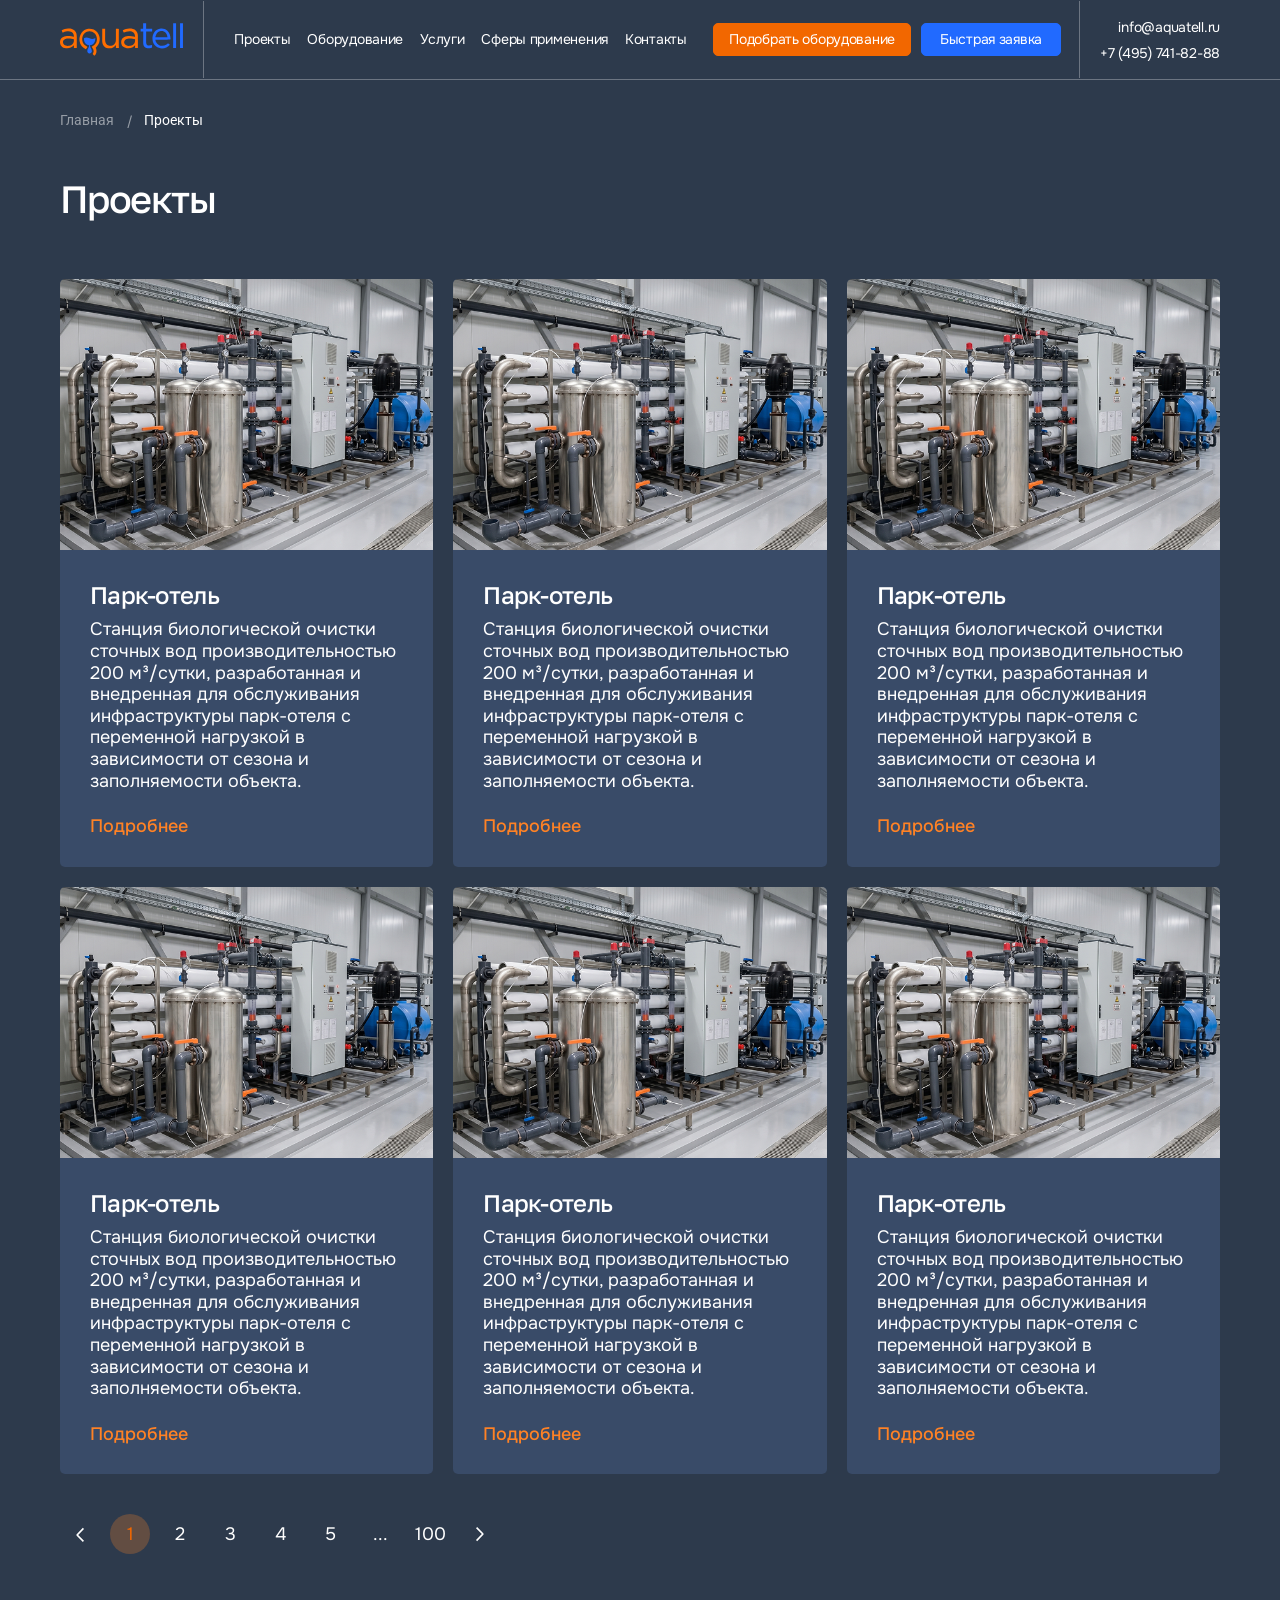
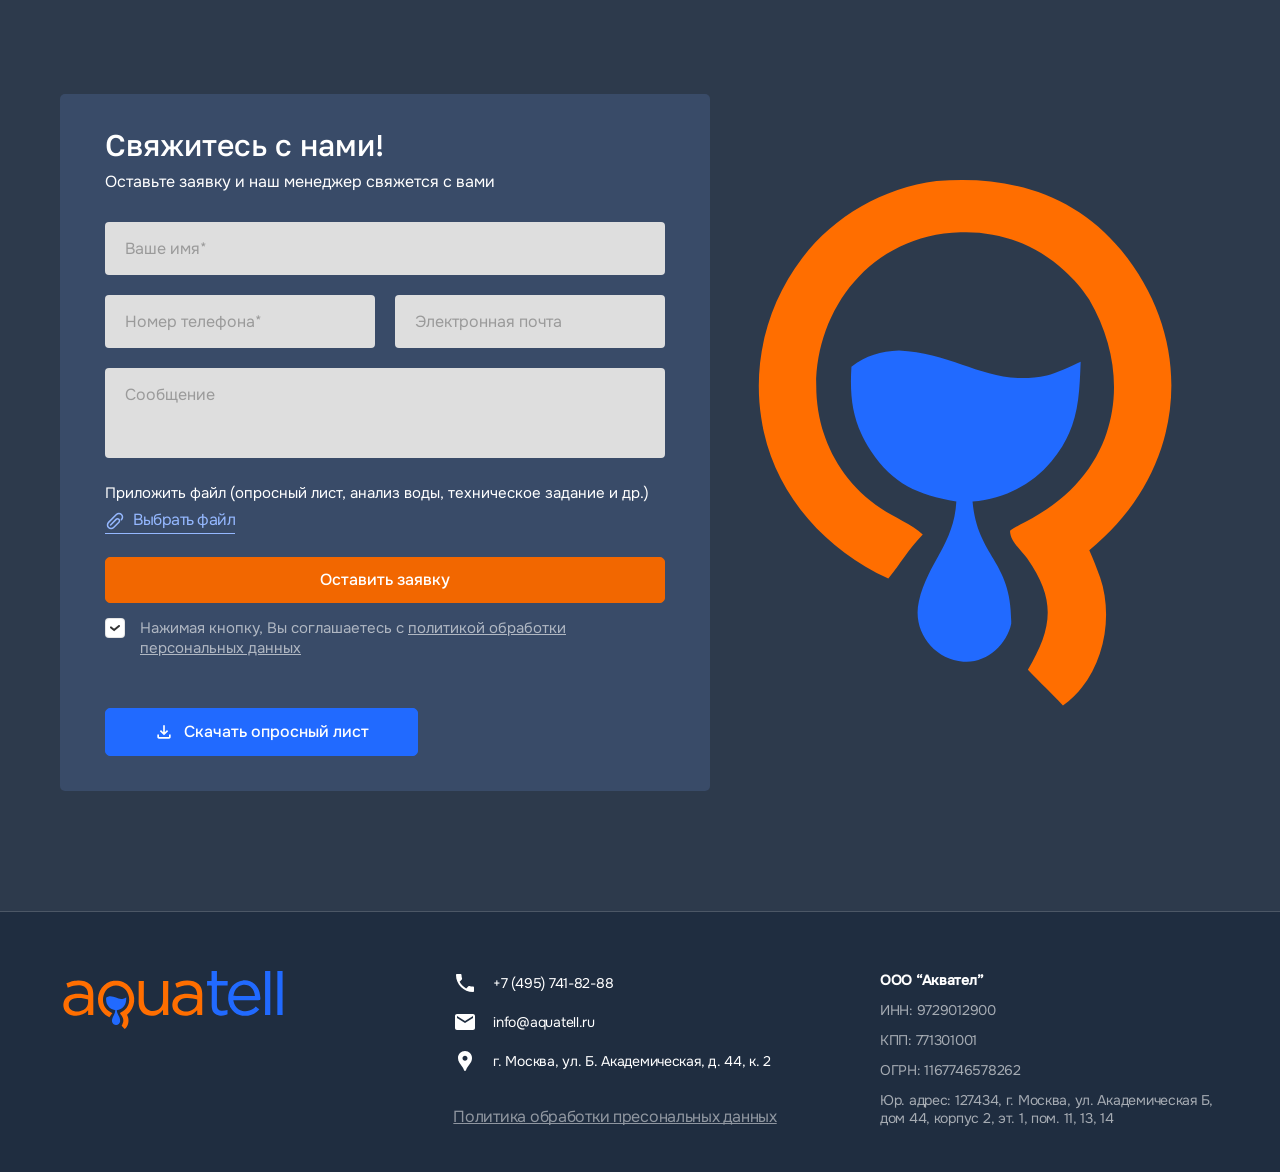
<file: projects-page.html>
<!DOCTYPE html>
<html lang="ru">
  <head>
    <title>Проекты</title>
    <meta charset="utf-8">
    <meta name="viewport" content="width=device-width, initial-scale=1.0">
    <meta http-equiv="X-UA-Compatible" content="ie=edge">
    <meta name="description" content="Aquatell - Производство систем промышленной водоподготовки">
    <meta name="apple-mobile-web-app-title" content="Aquatell">
    <meta name="theme-color" content="#00000003;">
    <meta name="msapplication-navbutton-color" content="#00000003;">
    <meta name="apple-mobile-web-app-status-bar-style" content="default">
    <link rel="icon" type="image/png" href="img/favicon/favicon-96x96.png" sizes="96x96">
    <link rel="icon" type="image/svg+xml" href="img/favicon/favicon.svg">
    <link rel="shortcut icon" href="img/favicon/favicon.ico">
    <link rel="apple-touch-icon" sizes="180x180" href="img/favicon/apple-touch-icon.png">
    <link rel="manifest" href="img/favicon/site.webmanifest" crossorigin="use-credentials">
    <meta property="og:title" content="Aquatell">
    <meta property="og:image" content="img/content/open-graph.png">
    <meta property="og:type" content="website">
    <meta property="og:url" content="https://test.ru/">
    <meta property="og:description" content="Aquatell — Производство систем промышленной водоподготовки">
    <meta property="og:image:width" content="1200">
    <meta property="og:image:height" content="630">
    <link rel="stylesheet" href="css/style.min.css">
  </head>
  <body>
    <div class="visually-hidden"><svg xmlns="http://www.w3.org/2000/svg" xmlns:xlink="http://www.w3.org/1999/xlink"><defs>
<clipPath id="clip0_566_2673">
<rect width="24" height="24" fill="CurrentColor"/>
</clipPath>

    <clipPath id="clip0_981_2372">
      <rect width="24" height="24" fill="CurrentColor"/>
    </clipPath>
  
<clipPath id="clip0_566_2663">
<rect width="24" height="24" fill="CurrentColor"/>
</clipPath>
</defs><symbol id="icon-arrow-right" viewBox="0 0 8 15"><g fill="none">
  <path d="M0.00180292 1.15557L1.1344 -0.00028038L7.3034 6.29913C7.40284 6.40006 7.48176 6.52009 7.53561 6.65231C7.58946 6.78452 7.61719 6.92631 7.61719 7.06951C7.61719 7.21272 7.58946 7.3545 7.53561 7.48672C7.48176 7.61893 7.40284 7.73896 7.3034 7.8399L1.1344 14.1426L0.00287008 12.9867L5.79291 7.07115L0.00180292 1.15557Z" fill="CurrentColor"/>
</g></symbol><symbol id="icon-arrow-top-right" viewBox="0 0 20 20"><g fill="none">
  <path d="M18.207 18.5V1H0.707031M18.207 1L0.707031 18.5" stroke="CurrentColor" stroke-width="2"/>
</g></symbol><symbol id="icon-attach" viewBox="0 0 20 20"><g fill="none">
<path d="M16.3383 8.73415L16.4525 8.62082C17.1237 7.94757 17.5006 7.03567 17.5006 6.08499C17.5006 5.13431 17.1237 4.22241 16.4525 3.54915C15.7796 2.87733 14.8675 2.5 13.9167 2.5C12.9658 2.5 12.0537 2.87733 11.3808 3.54915L3.54915 11.3808C2.87733 12.0537 2.5 12.9658 2.5 13.9167C2.5 14.8675 2.87733 15.7796 3.54915 16.4525C4.22241 17.1237 5.13431 17.5006 6.08499 17.5006C7.03567 17.5006 7.94757 17.1237 8.62082 16.4525L13.9133 11.1558C14.1861 10.8819 14.3716 10.5333 14.4466 10.1541C14.5216 9.77488 14.4827 9.38194 14.3348 9.02479C14.1869 8.66764 13.9366 8.36226 13.6154 8.14712C13.2942 7.93198 12.9166 7.81671 12.53 7.81582C12.0111 7.81613 11.5136 8.02233 11.1467 8.38915L5.59915 13.9358" stroke="CurrentColor" stroke-width="1.5" stroke-miterlimit="10" stroke-linecap="round" stroke-linejoin="round"/>
</g></symbol><symbol id="icon-breadcrumb" viewBox="0 0 6 9"><g fill="none">
  <path d="M0.5 0.5L4.5 4.5L0.5 8.5" stroke="CurrentColor" stroke-linecap="round"/>
</g></symbol><symbol id="icon-check" viewBox="0 0 10 7"><g fill="none">
<path d="M1 2.42857L4.13043 5L9 1" stroke="CurrentColor" stroke-width="2" stroke-linecap="round"/>
</g></symbol><symbol id="icon-cross" viewBox="0 0 30 30"><g fill="none">
  <path fill-rule="evenodd" clip-rule="evenodd" d="M6.83667 6.83667C7.01246 6.66111 7.25074 6.5625 7.49918 6.5625C7.74761 6.5625 7.98589 6.66111 8.16168 6.83667L23.1617 21.8367C23.2538 21.9225 23.3277 22.026 23.3789 22.141C23.4301 22.256 23.4577 22.3801 23.4599 22.506C23.4621 22.6319 23.439 22.7569 23.3918 22.8737C23.3447 22.9904 23.2745 23.0965 23.1855 23.1855C23.0965 23.2745 22.9904 23.3447 22.8737 23.3918C22.7569 23.439 22.6319 23.4621 22.506 23.4599C22.3801 23.4577 22.256 23.4301 22.141 23.3789C22.026 23.3277 21.9225 23.2538 21.8367 23.1617L6.83667 8.16168C6.66111 7.98589 6.5625 7.74761 6.5625 7.49918C6.5625 7.25074 6.66111 7.01246 6.83667 6.83667Z" fill="CurrentColor"/>
  <path fill-rule="evenodd" clip-rule="evenodd" d="M23.1626 6.83667C23.3381 7.01246 23.4367 7.25074 23.4367 7.49918C23.4367 7.74761 23.3381 7.98589 23.1626 8.16168L8.16255 23.1617C7.98483 23.3273 7.74978 23.4174 7.5069 23.4131C7.26402 23.4089 7.03229 23.3105 6.86052 23.1387C6.68876 22.9669 6.59037 22.7352 6.58608 22.4923C6.5818 22.2495 6.67195 22.0144 6.83755 21.8367L21.8376 6.83667C22.0133 6.66111 22.2516 6.5625 22.5001 6.5625C22.7485 6.5625 22.9868 6.66111 23.1626 6.83667Z" fill="CurrentColor"/>
</g></symbol><symbol id="icon-delete" viewBox="0 0 16 16"><g fill="none">
<path d="M12 4L4 12M4 4L12 12" stroke="#CE4242" stroke-width="2" stroke-linecap="round" stroke-linejoin="round"/>
</g></symbol><symbol id="icon-download" viewBox="0 0 24 24"><g fill="none">
<path d="M12 16L7 11L8.4 9.55L11 12.15V4H13V12.15L15.6 9.55L17 11L12 16ZM6 20C5.45 20 4.97917 19.8042 4.5875 19.4125C4.19583 19.0208 4 18.55 4 18V15H6V18H18V15H20V18C20 18.55 19.8042 19.0208 19.4125 19.4125C19.0208 19.8042 18.55 20 18 20H6Z" fill="CurrentColor"/>
</g></symbol><symbol id="icon-loc" viewBox="0 0 24 24"><g fill="none">
<g clip-path="url(#clip0_566_2673)">
<path d="M12 2C8.13 2 5 5.13 5 9C5 10.74 5.5 12.37 6.41 13.84C7.36 15.38 8.61 16.7 9.57 18.24C10.04 18.99 10.38 19.69 10.74 20.5C11 21.05 11.21 22 12 22C12.79 22 13 21.05 13.25 20.5C13.62 19.69 13.95 18.99 14.42 18.24C15.38 16.71 16.63 15.39 17.58 13.84C18.5 12.37 19 10.74 19 9C19 5.13 15.87 2 12 2ZM12 11.75C10.62 11.75 9.5 10.63 9.5 9.25C9.5 7.87 10.62 6.75 12 6.75C13.38 6.75 14.5 7.87 14.5 9.25C14.5 10.63 13.38 11.75 12 11.75Z" fill="CurrentColor"/>
</g>

</g></symbol><symbol id="icon-mail" viewBox="0 0 24 24"><g fill="none">
  <g clip-path="url(#clip0_981_2372)">
    <path d="M20 4H4C2.9 4 2.01 4.9 2.01 6L2 18C2 19.1 2.9 20 4 20H20C21.1 20 22 19.1 22 18V6C22 4.9 21.1 4 20 4ZM20 8L12 13L4 8V6L12 11L20 6V8Z" fill="CurrentColor"/>
  </g>
  
</g></symbol><symbol id="icon-max" viewBox="0 0 16 16"><g fill="none">
<path fill-rule="evenodd" clip-rule="evenodd" d="M8.17189 15.9543C6.60169 15.9543 5.87199 15.7241 4.60362 14.8032C3.80132 15.8392 1.26075 16.6489 1.14995 15.2637C1.14995 14.2239 0.92072 13.3452 0.660929 12.3859C0.351482 11.2041 0 9.888 0 7.98102C0 3.42646 3.72111 0 8.12987 0C12.5424 0 16 3.59529 16 8.02321C16.0148 12.3827 12.5125 15.9311 8.17189 15.9543ZM8.23685 3.93678C6.08977 3.82552 4.41641 5.31812 4.04583 7.6587C3.7402 9.59641 4.2827 11.9562 4.74497 12.079C4.96655 12.1327 5.52434 11.6799 5.87199 11.3307C6.44687 11.7296 7.11631 11.9691 7.81279 12.0252C10.0375 12.1327 11.9385 10.4317 12.0878 8.19974C12.1748 5.96306 10.4619 4.06863 8.23685 3.94063V3.93678Z" fill="CurrentColor"/>
</g></symbol><symbol id="icon-minus" viewBox="0 0 18 18"><g fill="none">
  <path d="M3.75 9H14.25" stroke="CurrentColor" stroke-linecap="round" stroke-linejoin="round"/>
</g></symbol><symbol id="icon-plus" viewBox="0 0 18 18"><g fill="none">
  <path d="M9 3.75V14.25" stroke="CurrentColor" stroke-linecap="round" stroke-linejoin="round"/>
  <path d="M3.75 9H14.25" stroke="CurrentColor" stroke-linecap="round" stroke-linejoin="round"/>
</g></symbol><symbol id="icon-tel" viewBox="0 0 24 24"><g fill="none">
<g clip-path="url(#clip0_566_2663)">
<path d="M6.62 10.79C8.06 13.62 10.38 15.93 13.21 17.38L15.41 15.18C15.68 14.91 16.08 14.82 16.43 14.94C17.55 15.31 18.76 15.51 20 15.51C20.55 15.51 21 15.96 21 16.51V20C21 20.55 20.55 21 20 21C10.61 21 3 13.39 3 4C3 3.45 3.45 3 4 3H7.5C8.05 3 8.5 3.45 8.5 4C8.5 5.25 8.7 6.45 9.07 7.57C9.18 7.92 9.1 8.31 8.82 8.59L6.62 10.79Z" fill="CurrentColor"/>
</g>

</g></symbol><symbol id="icon-tg" viewBox="0 0 26 26"><g fill="none">
<path d="M21.1821 3.24611C20.9213 3.26545 20.6653 3.32663 20.424 3.42729H20.4207C20.1892 3.51911 19.0882 3.98223 17.4145 4.68423L11.4166 7.21029C7.11281 9.02217 2.88213 10.8064 2.88213 10.8064L2.9325 10.7869C2.9325 10.7869 2.64081 10.8828 2.33613 11.0916C2.14746 11.2108 1.98539 11.3677 1.86 11.5523C1.7105 11.7717 1.59025 12.1072 1.63494 12.4542C1.70806 13.0408 2.08831 13.3926 2.36131 13.5868C2.63756 13.7834 2.90081 13.8752 2.90081 13.8752H2.90731L6.87475 15.2118C7.05269 15.783 8.08375 19.1727 8.33156 19.9535C8.47781 20.4199 8.62 20.7116 8.79794 20.9342C8.88298 21.048 8.98562 21.143 9.10587 21.2194C9.16833 21.257 9.23556 21.2859 9.30575 21.3055L9.26512 21.2958C9.27731 21.299 9.28706 21.3088 9.296 21.312C9.3285 21.321 9.35044 21.3242 9.39187 21.3307C10.0199 21.5209 10.5245 21.1309 10.5245 21.1309L10.5529 21.1081L12.8954 18.9753L16.8214 21.9872L16.9107 22.0254C17.7289 22.3845 18.5577 22.1847 18.9956 21.832C19.4368 21.477 19.6082 21.0228 19.6082 21.0228L19.6367 20.9497L22.6706 5.40736C22.7567 5.02386 22.7786 4.66473 22.6836 4.31617C22.586 3.96315 22.3596 3.65959 22.049 3.46548C21.7886 3.30704 21.4865 3.23061 21.1821 3.24611ZM21.1 4.91173C21.0967 4.96292 21.1065 4.95723 21.0837 5.05554V5.06448L18.0783 20.4451C18.0653 20.467 18.0434 20.515 17.9832 20.5629C17.9199 20.6133 17.8695 20.645 17.6054 20.5402L12.8036 16.8587L9.90294 19.5026L10.5123 15.6107L18.3578 8.29823C18.6812 7.99761 18.5731 7.93423 18.5731 7.93423C18.5959 7.56536 18.0848 7.82617 18.0848 7.82617L8.19181 13.9549L8.18856 13.9386L3.44681 12.342V12.3388L3.43463 12.3364L3.459 12.3266L3.485 12.3136L3.51019 12.3047C3.51019 12.3047 7.74412 10.5204 12.0479 8.70854C14.2027 7.80098 16.3737 6.88692 18.0434 6.18167C19.0336 5.76486 20.0249 5.35048 21.0171 4.93854C21.0837 4.91254 21.0521 4.91173 21.1 4.91173Z" fill="CurrentColor"/>
</g></symbol><symbol id="icon-update" viewBox="0 0 20 20"><g fill="none">
<path d="M17 8.06603V3.82604L15.3013 5.52604C14.2598 4.312 12.8342 3.49172 11.2618 3.2018C9.68938 2.91189 8.06521 3.16985 6.65978 3.93272C5.25434 4.69559 4.15248 5.91732 3.53771 7.39441C2.92295 8.87151 2.8324 10.5148 3.28114 12.0506C3.72988 13.5864 4.69082 14.922 6.00392 15.8349C7.31701 16.7478 8.90299 17.1829 10.4977 17.0678C12.0924 16.9527 13.5996 16.2943 14.7681 15.2022C15.9367 14.1101 16.6962 12.6504 16.9201 11.066H15.5112C15.29 12.3308 14.6435 13.4818 13.6789 14.3284C12.7143 15.1749 11.4895 15.6661 10.2077 15.7203C8.92592 15.7746 7.66408 15.3888 6.63146 14.6269C5.59883 13.8649 4.85746 12.7726 4.53029 11.5311C4.20312 10.2896 4.3098 8.97349 4.83264 7.80099C5.35548 6.62849 6.26308 5.67006 7.40491 5.08465C8.54675 4.49923 9.85423 4.322 11.1105 4.58235C12.3668 4.84269 13.4965 5.52497 14.3121 6.51603L12.7633 8.06603H17Z" fill="CurrentColor"/>
</g></symbol><symbol id="logo-xl" viewBox="0 0 492 626"><g fill="none">
<path d="M211.509 1.33591C297.919 -6.02332 376.091 16.4166 431.369 83.7523C524.327 196.985 506.338 349.351 393.322 440.525C398.068 451.453 402.365 461.837 406.236 473.09C423.88 524.379 408.321 592.644 361.981 625.441C349.715 611.939 333.392 596.776 320.258 582.876C348.955 534.083 354.72 500.567 319.31 450.179C311.908 439.645 299.008 430.331 299.004 417.476C305.122 412.671 318.485 406.235 325.901 402.151C427.397 346.255 447.846 236.392 393.189 142.346C384.172 128.499 375.785 118.942 363.417 107.624C330.331 76.8516 285.796 60.4565 240.025 62.2014C66.0344 67.4062 6.35844 297.494 145.529 391.048C160.74 401.272 182.084 409.918 195.105 421.783C176.468 441.75 170.271 453.986 154.139 474.376C74.9509 437.529 15.5594 368.942 2.88843 283.048C-7.44944 215.741 10.2049 147.204 51.9581 92.5589C90.3999 42.6036 147.885 9.73471 211.509 1.33591Z" fill="#FF6E00"/>
<path d="M166.87 202.779C237.174 206.089 275.657 247.328 342.779 232.564C354.229 230.046 371.622 221.245 383.051 216.211C381.387 262.453 379.835 296.914 348.134 335.049C324.748 363.181 291.511 379.234 254.385 382.7C260.26 449.675 301.624 452.778 300.408 528.22C295.226 552.862 270.904 575.632 243.4 573.299C207.681 570.272 182.279 536.493 190.538 501.307C201.431 454.899 232.358 433.379 235.094 382.673C189.089 374.394 159.699 362.05 133.431 322.427C112.009 290.117 107.869 260.111 110.244 222.324C127.905 208.147 144.927 203.996 166.87 202.779Z" fill="#216AFF"/>
</g></symbol><symbol id="logo" viewBox="0 0 155 41"><g fill="none">
  <path fill-rule="evenodd" clip-rule="evenodd" d="M10.7679 6.70391C13.6595 6.69129 16.5956 7.30012 18.6946 9.44911C21.6689 12.4942 21.1608 17.0765 21.1604 20.9896L21.1704 31.1564C19.9845 31.1922 18.6939 31.1684 17.4996 31.1676L17.5176 27.8272C14.3684 31.269 10.3062 32.3941 5.79031 31.2415C3.51599 30.6609 1.89294 29.3942 0.73085 27.3254C-0.026349 25.6341 -0.228202 23.6874 0.281376 21.9089C2.33406 14.7456 12.3624 15.765 17.5629 17.1652C17.494 16.3115 17.401 15.2265 17.2049 14.4305C15.846 8.9132 8.49902 9.64601 4.5356 11.3051C4.07466 11.4981 3.5797 11.6468 3.10107 11.7692C2.83565 10.787 2.44782 9.72539 2.15963 8.7039C5.4502 7.40207 6.66914 6.97882 10.2364 6.73143C10.413 6.71355 10.5905 6.70438 10.7679 6.70391ZM17.4913 20.1907C15.6082 19.4629 11.8127 18.9144 9.82666 19.158C6.87077 19.365 3.50784 20.671 3.7983 24.3268C3.88648 25.4529 4.4164 26.4959 5.26901 27.2209C6.90711 28.622 9.61569 28.9116 11.6452 28.4685C13.6818 28.0102 15.4236 27.1619 16.6218 25.3312C17.6606 23.7443 17.511 22.0164 17.4913 20.1907Z" fill="#FF6E00"/>
  <path fill-rule="evenodd" clip-rule="evenodd" d="M87.6775 6.71295C90.5322 6.70731 93.574 7.2928 95.6929 9.38802C98.7555 12.4166 98.1665 16.895 98.1656 20.8694L98.1722 31.17L94.6477 31.1674L94.6063 27.7793C93.6899 28.7215 92.8449 29.5346 91.7083 30.2099C88.0774 32.3667 82.6541 32.1951 79.3732 29.4194C78.6761 28.8294 78.2339 28.1139 77.7785 27.3323C77.0672 25.8313 76.8593 24.1347 77.1867 22.5021C78.5181 15.592 87.4159 15.5555 92.6802 16.718C93.3379 16.8631 93.9965 16.9963 94.6561 17.1309C94.4011 9.983 89.0681 9.26949 83.3268 10.7133C82.2871 10.9748 81.27 11.4329 80.2454 11.7715C79.8117 10.844 79.4721 9.7675 79.1381 8.79042C82.2854 7.42614 83.8848 6.94908 87.3398 6.73161C87.4517 6.71966 87.5646 6.71342 87.6775 6.71295ZM94.6345 20.2267C92.7687 19.4981 88.7323 18.8671 86.7697 19.1565C84.9227 19.3315 83.0024 19.7681 81.7483 21.3011C81.0323 22.166 80.6915 23.2883 80.8025 24.4128C81.1469 28.1965 85.7752 29.109 88.7841 28.4403C90.8089 27.9552 92.6381 27.0169 93.7625 25.1761C94.7946 23.4869 94.5978 22.109 94.6345 20.2267Z" fill="#FF6E00"/>
  <path fill-rule="evenodd" clip-rule="evenodd" d="M127.124 6.62587C130.199 6.38929 133.081 7.25371 135.372 9.37919C138.044 11.8574 139.111 15.5433 139.267 19.1199C139.286 19.5528 139.301 20.1686 138.988 20.5046C138.716 20.7958 122.098 20.6203 120.146 20.6773C120.467 22.2142 120.786 23.3856 121.629 24.7389C122.759 26.5201 124.537 27.7744 126.575 28.2276C129.356 28.8606 131.873 28.2101 134.234 26.6933C134.904 26.1808 135.442 25.6627 136.054 25.0864C136.919 25.7642 137.545 26.4957 138.548 27.0792L138.529 27.1026C134.407 32.3004 126.016 33.3018 120.902 29.0735C118.447 27.0021 116.901 24.026 116.601 20.7977C115.903 13.7497 119.822 7.35956 127.072 6.63304C127.093 6.62931 127.1 6.62779 127.124 6.62587ZM135.412 17.5854C135.079 12.8996 131.942 9.39598 127.143 9.77376C123.748 10.3513 121.536 12.584 120.583 15.9704C120.43 16.5154 120.384 16.8806 120.186 17.4325L120.254 17.5369C120.894 17.6706 122.5 17.6239 123.226 17.6233L128.465 17.6163C130.718 17.6169 133.179 17.6605 135.412 17.5854Z" fill="#216AFF"/>
  <path d="M35.5156 6.91129C40.0282 6.50932 44.1107 7.735 46.9975 11.4129C51.8521 17.5977 50.9126 25.92 45.0105 30.8999C45.2584 31.4968 45.4828 32.0639 45.685 32.6786C46.6064 35.48 45.7938 39.2086 43.3738 41C42.7332 40.2625 41.8808 39.4343 41.1949 38.6751C42.6935 36.01 42.9946 34.1793 41.1454 31.4272C40.7588 30.8518 40.0851 30.3431 40.0849 29.6409C40.4044 29.3785 41.1023 29.027 41.4895 28.8039C46.79 25.7509 47.858 19.7501 45.0036 14.6133C44.5327 13.857 44.0947 13.3349 43.4488 12.7168C41.7209 11.036 39.3951 10.1405 37.0048 10.2358C27.9184 10.5201 24.8018 23.0875 32.0698 28.1974C32.8642 28.7559 33.9789 29.2281 34.6589 29.8762C33.6856 30.9668 33.362 31.6351 32.5195 32.7488C28.384 30.7362 25.2824 26.99 24.6206 22.2985C24.0808 18.6221 25.0027 14.8786 27.1832 11.8939C29.1908 9.16533 32.1929 7.37003 35.5156 6.91129Z" fill="#FF6E00"/>
  <path d="M53.2415 7.10753C54.4629 7.05935 55.6858 7.05772 56.9074 7.10265L56.9025 7.41189C56.8701 10.5038 56.8605 13.5958 56.8736 16.6879C56.8702 20.6939 56.1816 26.7252 61.3474 28.0216C63.728 28.6191 66.517 28.17 68.316 26.3528C69.2425 25.4136 69.898 24.2346 70.2115 22.9436C70.5891 21.3786 70.4566 18.0687 70.4552 16.3357L70.4621 7.08956C71.5263 7.07111 73.1804 7.01977 74.2 7.12665C74.2263 9.32774 74.1065 11.8143 74.1104 14.0992L74.1045 23.6555C74.1043 26.2015 74.0575 28.5588 74.2489 31.1011C73.2146 31.2292 71.534 31.1677 70.4619 31.154C70.4599 29.9027 70.4891 28.5896 70.3492 27.3521C68.2562 30.3836 66.0428 31.5775 62.3705 31.6623C58.0265 31.7627 54.3673 29.2075 53.4672 24.7867C53.0573 22.7739 53.2309 19.972 53.2319 17.8507L53.2415 7.10753Z" fill="#FF6E00"/>
  <path d="M104.754 0.0698612C105.778 -0.0364749 107.48 0.00953347 108.56 0.0119711L108.552 7.0649L116.171 7.09071L116.124 10.3335L108.567 10.3255L108.549 20.0708C108.549 21.4721 108.508 22.8936 108.551 24.2927C108.704 29.1917 112.837 28.3794 116.037 27.5475L116.029 30.5979L114.592 31.1813C112.918 31.6437 111.797 31.7922 110.052 31.5058C104.127 30.1349 104.87 25.3883 104.872 20.4593L104.886 10.3421C103.792 10.3318 102.697 10.3362 101.602 10.3553C101.563 9.28386 101.589 8.14948 101.597 7.07302L104.734 7.07513C104.788 4.80492 104.749 2.35374 104.754 0.0698612Z" fill="#216AFF"/>
  <path d="M33.1843 17.9142C36.8559 18.0949 38.8656 20.3474 42.371 19.541C42.9689 19.4035 43.8773 18.9227 44.4742 18.6478C44.3872 21.1735 44.3062 23.0558 42.6506 25.1388C41.4293 26.6753 39.6936 27.5522 37.7547 27.7414C38.0615 31.3996 40.2217 31.5691 40.1582 35.6898C39.8876 37.0357 38.6174 38.2795 37.181 38.152C35.3156 37.9867 33.9891 36.1416 34.4204 34.2198C34.9892 31.685 36.6044 30.5096 36.7473 27.74C34.3447 27.2878 32.8099 26.6136 31.4381 24.4494C30.3193 22.6846 30.1031 21.0456 30.2271 18.9817C31.1495 18.2073 32.0384 17.9806 33.1843 17.9142Z" fill="#216AFF"/>
  <path d="M142.58 0.029939C143.785 0.000668916 145.079 0.0254177 146.29 0.0273391L146.277 21.1819L146.286 27.4845C146.288 28.6025 146.332 30.066 146.258 31.1616C145.023 31.1707 143.787 31.1659 142.551 31.1473C142.607 26.8958 142.623 22.6439 142.598 18.3922L142.58 0.029939Z" fill="#216AFF"/>
  <path d="M151.281 0.0243482C152.493 0.00580341 153.75 0.0227614 154.966 0.0226945L154.961 19.5091C154.96 23.3622 154.91 27.3318 155 31.1689L151.264 31.1712L151.281 0.0243482Z" fill="#216AFF"/>
</g></symbol></svg>
    </div>
    <div class="wrapper header-top-80">
      <header class="header" data-header data-media="(min-width: 1200px)">
        <div class="container">
          <div class="header__wrapper"><a class="header__logo" href="index.html">
              <svg width="155" height="41" aria-hidden="true">
                <use xlink:href="#logo"></use>
              </svg></a>
            <div class="header__main">
              <nav class="main-nav">
                <div class="container">
                  <ul class="main-nav__list list-reset">
                    <li class="main-nav__item"><a class="main-nav__link" href="#">Проекты</a></li>
                    <li class="main-nav__item"><a class="main-nav__link" href="#">Оборудование</a></li>
                    <li class="main-nav__item"><a class="main-nav__link" href="#">Услуги</a></li>
                    <li class="main-nav__item"><a class="main-nav__link" href="#">Сферы применения</a></li>
                    <li class="main-nav__item"><a class="main-nav__link" href="#">Контакты</a></li>
                  </ul>
                </div>
              </nav>
              <div class="header__burger-footer">
                <div class="container">
                  <div class="header__inner"><a class="header__tel" href="tel:+74957418288">+7 (495) 741-82-88</a><a class="header__email" href="mailto:info@aquatell.ru">info@aquatell.ru</a></div>
                  <div class="header__actions">
                    <a class="btn btn--size-xs header__btn" href="#" data-open-modal="questionnaire">Подобрать оборудование
                    </a>
                    <button class="btn btn--size-xs btn--color-blue header__btn" type="button" data-open-modal="modal-quick-feedback">Быстрая заявка
                    </button>
                  </div>
                </div>
              </div>
            </div>
            <div class="header__inner"><a class="header__email" href="mailto:info@aquatell.ru">info@aquatell.ru</a><a class="header__tel" href="tel:+74957418288">+7 (495) 741-82-88</a></div>
            <button class="btn-reset header__toggle" type="button" data-toggle-menu><span class="burger"><span class="burger__span"></span></span></button>
          </div>
        </div>
      </header>
      <main>
        <div class="breadcrumbs">
          <div class="container">
            <ul class="list-reset breadcrumbs__list">
              <li class="breadcrumbs__item"><a class="breadcrumbs__link" href="index.html">Главная<span class="breadcrumbs__icon">/</span></a>
              </li>
              <li class="breadcrumbs__item"><span class="breadcrumbs__text">Проекты</span>
              </li>
            </ul>
          </div>
        </div>
        <section class="projects">
          <div class="container"> 
            <div class="projects__wrapper">
              <h2 class="projects__title">Проекты</h2>
              <ul class="projects__list list-reset">
                <li class="projects__item"> 
                  <div class="project-card">
                    <div class="project-card__img"><img src="img/content/template/img-01.png" width="466" height="280">
                    </div>
                    <div class="project-card__content"> 
                      <h3 class="project-card__title">Парк-отель</h3>
                      <p class="project-card__text">Станция биологической очистки сточных вод производительностью 200 м³/сутки, разработанная и внедренная для обслуживания инфраструктуры парк-отеля с переменной нагрузкой в зависимости от сезона и заполняемости объекта.</p><a class="project-card__link" href="#">Подробнее</a>
                    </div>
                  </div>
                </li>
                <li class="projects__item"> 
                  <div class="project-card">
                    <div class="project-card__img"><img src="img/content/template/img-01.png" width="466" height="280">
                    </div>
                    <div class="project-card__content"> 
                      <h3 class="project-card__title">Парк-отель</h3>
                      <p class="project-card__text">Станция биологической очистки сточных вод производительностью 200 м³/сутки, разработанная и внедренная для обслуживания инфраструктуры парк-отеля с переменной нагрузкой в зависимости от сезона и заполняемости объекта.</p><a class="project-card__link" href="#">Подробнее</a>
                    </div>
                  </div>
                </li>
                <li class="projects__item"> 
                  <div class="project-card">
                    <div class="project-card__img"><img src="img/content/template/img-01.png" width="466" height="280">
                    </div>
                    <div class="project-card__content"> 
                      <h3 class="project-card__title">Парк-отель</h3>
                      <p class="project-card__text">Станция биологической очистки сточных вод производительностью 200 м³/сутки, разработанная и внедренная для обслуживания инфраструктуры парк-отеля с переменной нагрузкой в зависимости от сезона и заполняемости объекта.</p><a class="project-card__link" href="#">Подробнее</a>
                    </div>
                  </div>
                </li>
                <li class="projects__item"> 
                  <div class="project-card">
                    <div class="project-card__img"><img src="img/content/template/img-01.png" width="466" height="280">
                    </div>
                    <div class="project-card__content"> 
                      <h3 class="project-card__title">Парк-отель</h3>
                      <p class="project-card__text">Станция биологической очистки сточных вод производительностью 200 м³/сутки, разработанная и внедренная для обслуживания инфраструктуры парк-отеля с переменной нагрузкой в зависимости от сезона и заполняемости объекта.</p><a class="project-card__link" href="#">Подробнее</a>
                    </div>
                  </div>
                </li>
                <li class="projects__item"> 
                  <div class="project-card">
                    <div class="project-card__img"><img src="img/content/template/img-01.png" width="466" height="280">
                    </div>
                    <div class="project-card__content"> 
                      <h3 class="project-card__title">Парк-отель</h3>
                      <p class="project-card__text">Станция биологической очистки сточных вод производительностью 200 м³/сутки, разработанная и внедренная для обслуживания инфраструктуры парк-отеля с переменной нагрузкой в зависимости от сезона и заполняемости объекта.</p><a class="project-card__link" href="#">Подробнее</a>
                    </div>
                  </div>
                </li>
                <li class="projects__item"> 
                  <div class="project-card">
                    <div class="project-card__img"><img src="img/content/template/img-01.png" width="466" height="280">
                    </div>
                    <div class="project-card__content"> 
                      <h3 class="project-card__title">Парк-отель</h3>
                      <p class="project-card__text">Станция биологической очистки сточных вод производительностью 200 м³/сутки, разработанная и внедренная для обслуживания инфраструктуры парк-отеля с переменной нагрузкой в зависимости от сезона и заполняемости объекта.</p><a class="project-card__link" href="#">Подробнее</a>
                    </div>
                  </div>
                </li>
              </ul>
              <div class="custom-pagination">
                <ul class="list-reset custom-pagination__list">
                  <li class="custom-pagination__item"> <a class="custom-pagination__link custom-pagination__prev" href="#"> 
                      <svg width="8" height="15" aria-hidden="true">
                        <use xlink:href="#icon-arrow-right"></use>
                      </svg></a></li>
                  <li class="custom-pagination__item is-active"> <a class="custom-pagination__link" href="#">1</a></li>
                  <li class="custom-pagination__item"> <a class="custom-pagination__link" href="#">2</a></li>
                  <li class="custom-pagination__item"> <a class="custom-pagination__link" href="#">3</a></li>
                  <li class="custom-pagination__item hide-mobile"><a class="custom-pagination__link" href="#">4</a></li>
                  <li class="custom-pagination__item hide-mobile"><a class="custom-pagination__link" href="#">5</a></li>
                  <li class="custom-pagination__item"><a class="custom-pagination__link" href="#">...</a></li>
                  <li class="custom-pagination__item"><a class="custom-pagination__link" href="#">100</a></li>
                  <li class="custom-pagination__item"> <a class="custom-pagination__link custom-pagination__next" href="#"> 
                      <svg width="8" height="15" aria-hidden="true">
                        <use xlink:href="#icon-arrow-right"></use>
                      </svg></a></li>
                </ul>
              </div>
            </div>
          </div>
        </section>
        <section class="feedback">
          <div class="container"> 
            <div class="feedback__wrapper">
              <div class="feedback-form">
                <h2 class="feedback-form__title">Свяжитесь с нами!</h2>
                <p class="feedback-form__text">Оставьте заявку и наш менеджер свяжется с вами</p>
                <form action="#" method="post" data-validation data-feedback-form>
                  <div class="custom-input" data-validation-type="text">
                    <label>
                      <input type="text" name="user-name" placeholder="Ваше имя*" autocomplete="off">
                    </label>
                  </div>
                  <div class="feedback-form__inner">
                    <div class="custom-input" data-validation-type="phone">
                      <label>
                        <input type="tel" name="user-phone" placeholder="Номер телефона*" autocomplete="off">
                      </label>
                    </div>
                    <div class="custom-input">
                      <label>
                        <input type="email" name="user-email" placeholder="Электронная почта" autocomplete="off">
                      </label>
                    </div>
                  </div>
                  <div class="custom-textarea">
                    <label>
                      <textarea name="user-text" placeholder="Сообщение"></textarea>
                    </label>
                  </div>
                  <div class="feedback-form__actions">
                    <div class="form-attachment">
                      <p class="form-attachment__text">Приложить файл (опросный лист, анализ воды, техническое задание и др.)</p>
                      <button class="form-attachment__btn btn-reset" type="button" data-attachment-btn>
                        <svg width="20" height="20" aria-hidden="true">
                          <use xlink:href="#icon-attach"></use>
                        </svg><span>Выбрать файл</span>
                      </button>
                      <div class="form-attachment__files" data-attachment-files></div>
                    </div>
                    <button class="btn feedback-form__btn" type="submit">Оставить заявку
                    </button>
                    <div class="custom-checkbox" data-validation-type="checkbox">
                      <label>
                        <input type="checkbox" name="user-personal-data" checked><span class="custom-checkbox__icon">
                          <svg width="10" height="7" aria-hidden="true">
                            <use xlink:href="#icon-check"></use>
                          </svg></span><span class="custom-checkbox__label">Нажимая кнопку, Вы соглашаетесь с <a href='#'>политикой обработки персональных данных</a></span>
                      </label>
                    </div>
                  </div>
                  <div class="errors" data-validation-errors></div>
                </form>
                <button class="btn btn--color-blue feedback-form__download-btn" type="button">Скачать опросный лист
                  <svg width="20" height="20" aria-hidden="true">
                    <use xlink:href="#icon-download"></use>
                  </svg>
                </button>
              </div>
              <div class="feedback__img"> <img src="img/content/img-logo.svg" width="492" height="626">
              </div>
            </div>
          </div>
        </section>
      </main>
      <footer class="footer">
        <div class="container">
          <div class="footer__wrapper"><a class="footer__logo" href="index.html">
              <svg width="164" height="77" aria-hidden="true">
                <use xlink:href="#logo"></use>
              </svg></a>
            <div class="footer__center"><a class="footer__link" href="tel:+74957418288"> 
                <svg width="24" height="24" aria-hidden="true">
                  <use xlink:href="#icon-tel"></use>
                </svg><span>+7 (495) 741-82-88</span></a><a class="footer__link" href="mailto:info@aquatell.ru"> 
                <svg width="24" height="24" aria-hidden="true">
                  <use xlink:href="#icon-mail"></use>
                </svg><span>info@aquatell.ru</span></a>
              <p class="footer__text">
                <svg width="24" height="24" aria-hidden="true">
                  <use xlink:href="#icon-loc"></use>
                </svg><span>г. Москва, ул. Б. Академическая, д. 44, к. 2</span>
              </p><a class="footer__privacy footer__privacy--desktop" href="#">Политика обработки пресональных данных</a>
            </div>
            <div class="footer__info">
              <h3 class="footer__subtitle">ООО “Аквател”</h3>
              <p>ИНН: 9729012900</p>
              <p>КПП: 771301001</p>
              <p>ОГРН: 1167746578262</p>
              <p>Юр. адрес: 127434, г. Москва, ул. Академическая Б, дом 44, корпус 2, эт. 1, пом. 11, 13, 14 </p>
            </div><a class="footer__privacy footer__privacy--mobile" href="#">Политика обработки пресональных данных</a>
          </div>
        </div>
      </footer>
    </div>
    <div class="modal modal--questionnaire" data-modal="questionnaire">
      <div class="modal__wrapper">
        <div class="modal__overlay" data-close-modal></div>
        <div class="modal__content">
          <div class="questionnaire modal-cart">
            <form action="#" method="post" data-questionnaire data-validation>
              <div class="questionnaire__body" data-questionnaire-body>
                <ol class="questionnaire__list list-reset" data-questionnaire-list>
                  <li class="questionnaire__item is-active" data-step>
                    <div class="questionnaire-step">
                      <div class="questionnaire-step__counter" data-counter></div>
                      <fieldset class="questionnaire-step__group">
                        <legend class="questionnaire-step__title">Укажите источник водоснабжения</legend>
                        <div class="questionnaire-step__inner">
                          <div class="custom-checkbox">
                            <label>
                              <input type="checkbox" name="source"><span class="custom-checkbox__icon">
                                <svg width="10" height="7" aria-hidden="true">
                                  <use xlink:href="#icon-check"></use>
                                </svg></span><span class="custom-checkbox__label">Скважина</span><img src="img/content/questionnaire/img-01.png" width="246" height="190">
                            </label>
                          </div>
                          <div class="custom-checkbox">
                            <label>
                              <input type="checkbox" name="source"><span class="custom-checkbox__icon">
                                <svg width="10" height="7" aria-hidden="true">
                                  <use xlink:href="#icon-check"></use>
                                </svg></span><span class="custom-checkbox__label">Поверхностный источник</span><img src="img/content/questionnaire/img-02.png" width="246" height="190">
                            </label>
                          </div>
                          <div class="custom-checkbox">
                            <label>
                              <input type="checkbox" name="source"><span class="custom-checkbox__icon">
                                <svg width="10" height="7" aria-hidden="true">
                                  <use xlink:href="#icon-check"></use>
                                </svg></span><span class="custom-checkbox__label">Водопровод</span><img src="img/content/questionnaire/img-03.png" width="246" height="190">
                            </label>
                          </div>
                        </div>
                        <div class="custom-textarea">
                          <label><span class="custom-textarea__label">Другое</span>
                            <textarea name="user-text" placeholder="Введите текст"></textarea>
                          </label>
                        </div>
                        <div class="form-attachment">
                          <p class="form-attachment__text">Приложите анализ исходной воды (при наличии)</p>
                          <button class="form-attachment__btn btn-reset" type="button" data-attachment-btn>
                            <svg width="20" height="20" aria-hidden="true">
                              <use xlink:href="#icon-attach"></use>
                            </svg><span>Выбрать файл</span>
                          </button>
                          <div class="form-attachment__files" data-attachment-files></div>
                        </div>
                      </fieldset>
                      <div class="questionnaire__nav">
                        <button class="btn questionnaire__btn questionnaire__btn--next" type="button" data-btn-next>Далее
                        </button>
                      </div>
                    </div>
                  </li>
                  <li class="questionnaire__item" data-step>
                    <div class="questionnaire-step">
                      <div class="questionnaire-step__counter" data-counter></div>
                      <fieldset class="questionnaire-step__group">
                        <legend class="questionnaire-step__title">Для каких целей нужна водоподготовка?</legend>
                        <div class="questionnaire-step__inner">
                          <div class="custom-checkbox">
                            <label>
                              <input type="checkbox" name="purpose"><span class="custom-checkbox__icon">
                                <svg width="10" height="7" aria-hidden="true">
                                  <use xlink:href="#icon-check"></use>
                                </svg></span><span class="custom-checkbox__label">Для питьевых целей</span><img src="img/content/questionnaire/img-04.png" width="246" height="190">
                            </label>
                          </div>
                          <div class="custom-checkbox">
                            <label>
                              <input type="checkbox" name="purpose"><span class="custom-checkbox__icon">
                                <svg width="10" height="7" aria-hidden="true">
                                  <use xlink:href="#icon-check"></use>
                                </svg></span><span class="custom-checkbox__label">Пищевое производство</span><img src="img/content/questionnaire/img-05.png" width="246" height="190">
                            </label>
                          </div>
                          <div class="custom-checkbox">
                            <label>
                              <input type="checkbox" name="purpose"><span class="custom-checkbox__icon">
                                <svg width="10" height="7" aria-hidden="true">
                                  <use xlink:href="#icon-check"></use>
                                </svg></span><span class="custom-checkbox__label">Химическое производство</span><img src="img/content/questionnaire/img-06.png" width="246" height="190">
                            </label>
                          </div>
                          <div class="custom-checkbox">
                            <label>
                              <input type="checkbox" name="purpose"><span class="custom-checkbox__icon">
                                <svg width="10" height="7" aria-hidden="true">
                                  <use xlink:href="#icon-check"></use>
                                </svg></span><span class="custom-checkbox__label">Для котельной</span><img src="img/content/questionnaire/img-07.png" width="246" height="190">
                            </label>
                          </div>
                          <div class="custom-checkbox">
                            <label>
                              <input type="checkbox" name="purpose"><span class="custom-checkbox__icon">
                                <svg width="10" height="7" aria-hidden="true">
                                  <use xlink:href="#icon-check"></use>
                                </svg></span><span class="custom-checkbox__label">Тепличный комплекс</span><img src="img/content/questionnaire/img-08.png" width="246" height="190">
                            </label>
                          </div>
                          <div class="custom-checkbox">
                            <label>
                              <input type="checkbox" name="purpose"><span class="custom-checkbox__icon">
                                <svg width="10" height="7" aria-hidden="true">
                                  <use xlink:href="#icon-check"></use>
                                </svg></span><span class="custom-checkbox__label">Парфюмерия/косметика</span><img src="img/content/questionnaire/img-09.png" width="246" height="190">
                            </label>
                          </div>
                        </div>
                        <div class="custom-textarea">
                          <label><span class="custom-textarea__label">Другое</span>
                            <textarea name="user-text" placeholder="Введите текст"></textarea>
                          </label>
                        </div>
                      </fieldset>
                      <div class="questionnaire__nav">
                        <button class="btn questionnaire__btn questionnaire__btn--prev" type="button" data-btn-prev>Назад
                        </button>
                        <button class="btn questionnaire__btn questionnaire__btn--next" type="button" data-btn-next>Далее
                        </button>
                      </div>
                    </div>
                  </li>
                  <li class="questionnaire__item" data-step>
                    <div class="questionnaire-step">
                      <div class="questionnaire-step__counter" data-counter></div>
                      <fieldset class="questionnaire-step__group">
                        <legend class="questionnaire-step__title">Какая требуется производительность установки водоподготовки?</legend>
                        <div class="questionnaire-step__list">
                          <div class="custom-input">
                            <label><span class="custom-input__label">Часовая, м3/ч</span>
                              <input type="text" name="hours" placeholder="Введите значение" autocomplete="off">
                            </label>
                          </div>
                          <div class="custom-input">
                            <label><span class="custom-input__label">Суточная, м3/сут</span>
                              <input type="text" name="daily" placeholder="Введите значение" autocomplete="off">
                            </label>
                          </div>
                        </div>
                      </fieldset>
                      <button class="questionnaire__btn questionnaire__btn--skip btn-reset" type="button" data-btn-skip>Пропустить вопрос</button>
                      <div class="questionnaire__nav">
                        <button class="btn questionnaire__btn questionnaire__btn--prev" type="button" data-btn-prev>Назад
                        </button>
                        <button class="btn questionnaire__btn questionnaire__btn--next" type="button" data-btn-next>Далее
                        </button>
                      </div>
                    </div>
                  </li>
                  <li class="questionnaire__item" data-step>
                    <div class="questionnaire-step">
                      <div class="questionnaire-step__counter" data-counter></div>
                      <fieldset class="questionnaire-step__group">
                        <legend class="questionnaire-step__title">Какой требуется режим работы установки?</legend>
                        <div class="questionnaire-step__list">
                          <div class="custom-radio">
                            <label>
                              <input type="radio" name="mode" value="constant"><span class="custom-radio__icon"></span><span class="custom-radio__label">Непрерывный (24 часа в сутки)</span>
                            </label>
                          </div>
                          <div class="custom-radio">
                            <label>
                              <input type="radio" name="mode" value="regular"><span class="custom-radio__icon"></span><span class="custom-radio__label">Периодический (посменно)</span>
                            </label>
                          </div>
                        </div>
                      </fieldset>
                      <div class="questionnaire__nav">
                        <button class="btn questionnaire__btn questionnaire__btn--prev" type="button" data-btn-prev>Назад
                        </button>
                        <button class="btn questionnaire__btn questionnaire__btn--next" type="button" data-btn-next>Далее
                        </button>
                      </div>
                    </div>
                  </li>
                  <li class="questionnaire__item" data-step>
                    <div class="questionnaire-step">
                      <div class="questionnaire-step__counter" data-counter></div>
                      <fieldset class="questionnaire-step__group">
                        <legend class="questionnaire-step__title">Требуется ли сопутствующее оборудование?</legend>
                        <div class="questionnaire-step__list">
                          <div class="custom-checkbox">
                            <label>
                              <input type="checkbox" name="equipment"><span class="custom-checkbox__icon">
                                <svg width="10" height="7" aria-hidden="true">
                                  <use xlink:href="#icon-check"></use>
                                </svg></span><span class="custom-checkbox__label">Емкости</span>
                            </label>
                          </div>
                          <div class="custom-checkbox">
                            <label>
                              <input type="checkbox" name="equipment"><span class="custom-checkbox__icon">
                                <svg width="10" height="7" aria-hidden="true">
                                  <use xlink:href="#icon-check"></use>
                                </svg></span><span class="custom-checkbox__label">Насосная станция</span>
                            </label>
                          </div>
                          <div class="custom-checkbox">
                            <label>
                              <input type="checkbox" name="equipment"><span class="custom-checkbox__icon">
                                <svg width="10" height="7" aria-hidden="true">
                                  <use xlink:href="#icon-check"></use>
                                </svg></span><span class="custom-checkbox__label">Не требуется</span>
                            </label>
                          </div>
                        </div>
                        <div class="custom-textarea">
                          <label><span class="custom-textarea__label">Другое</span>
                            <textarea name="user-text" placeholder="Введите текст"></textarea>
                          </label>
                        </div>
                      </fieldset>
                      <div class="questionnaire__nav">
                        <button class="btn questionnaire__btn questionnaire__btn--prev" type="button" data-btn-prev>Назад
                        </button>
                        <button class="btn questionnaire__btn questionnaire__btn--next" type="button" data-btn-next>Далее
                        </button>
                      </div>
                    </div>
                  </li>
                  <li class="questionnaire__item" data-step>
                    <div class="questionnaire-step">
                      <div class="questionnaire-step__counter" data-counter></div>
                      <fieldset class="questionnaire-step__group">
                        <legend class="questionnaire-step__title">Помещение для монтажа установки водоподготовки:</legend>
                        <div class="questionnaire-step__list">
                          <div class="custom-radio">
                            <label>
                              <input type="radio" name="placement" value="exist"><span class="custom-radio__icon"></span><span class="custom-radio__label">Существующее</span>
                            </label>
                          </div>
                          <div class="custom-radio">
                            <label>
                              <input type="radio" name="placement" value="build"><span class="custom-radio__icon"></span><span class="custom-radio__label">Строится/проектируется</span>
                            </label>
                          </div>
                          <div class="custom-radio">
                            <label>
                              <input type="radio" name="placement" value="module"><span class="custom-radio__icon"></span><span class="custom-radio__label">Блочно-модульное исполнение</span>
                            </label>
                          </div>
                        </div>
                      </fieldset>
                      <div class="questionnaire__nav">
                        <button class="btn questionnaire__btn questionnaire__btn--prev" type="button" data-btn-prev>Назад
                        </button>
                        <button class="btn questionnaire__btn questionnaire__btn--next" type="button" data-btn-next>Далее
                        </button>
                      </div>
                    </div>
                  </li>
                  <li class="questionnaire__item" data-step>
                    <div class="questionnaire-step">
                      <div class="questionnaire-step__counter" data-counter></div>
                      <fieldset class="questionnaire-step__group">
                        <legend class="questionnaire-step__title">Какие дополнительные услуги потребуются?</legend>
                        <div class="questionnaire-step__list">
                          <div class="custom-checkbox">
                            <label>
                              <input type="checkbox" name="extras"><span class="custom-checkbox__icon">
                                <svg width="10" height="7" aria-hidden="true">
                                  <use xlink:href="#icon-check"></use>
                                </svg></span><span class="custom-checkbox__label">Проектирование</span>
                            </label>
                          </div>
                          <div class="custom-checkbox">
                            <label>
                              <input type="checkbox" name="extras"><span class="custom-checkbox__icon">
                                <svg width="10" height="7" aria-hidden="true">
                                  <use xlink:href="#icon-check"></use>
                                </svg></span><span class="custom-checkbox__label">Монтаж + пусконаладочные работы</span>
                            </label>
                          </div>
                          <div class="custom-checkbox">
                            <label>
                              <input type="checkbox" name="extras"><span class="custom-checkbox__icon">
                                <svg width="10" height="7" aria-hidden="true">
                                  <use xlink:href="#icon-check"></use>
                                </svg></span><span class="custom-checkbox__label">Доставка</span>
                            </label>
                          </div>
                          <div class="custom-checkbox">
                            <label>
                              <input type="checkbox" name="extras"><span class="custom-checkbox__icon">
                                <svg width="10" height="7" aria-hidden="true">
                                  <use xlink:href="#icon-check"></use>
                                </svg></span><span class="custom-checkbox__label">Не потребуются</span>
                            </label>
                          </div>
                        </div>
                      </fieldset>
                      <div class="questionnaire__nav">
                        <button class="btn questionnaire__btn questionnaire__btn--prev" type="button" data-btn-prev>Назад
                        </button>
                        <button class="btn questionnaire__btn questionnaire__btn--next" type="button" data-btn-next>Далее
                        </button>
                      </div>
                    </div>
                  </li>
                  <li class="questionnaire__item" data-step>
                    <div class="questionnaire-step">
                      <div class="questionnaire-step__counter" data-counter></div>
                      <fieldset class="questionnaire-step__group">
                        <legend class="questionnaire-step__title">Приложите, пожалуйста, дополнительную документацию, при ее наличии</legend>
                        <div class="questionnaire-step__block">
                          <div class="form-attachment">
                            <p class="form-attachment__text">Требования к очищенной воде</p>
                            <button class="form-attachment__btn btn-reset" type="button" data-attachment-btn>
                              <svg width="20" height="20" aria-hidden="true">
                                <use xlink:href="#icon-attach"></use>
                              </svg><span>Выбрать файл</span>
                            </button>
                            <div class="form-attachment__files" data-attachment-files></div>
                          </div>
                          <div class="form-attachment">
                            <p class="form-attachment__text">Габариты/план помещения</p>
                            <button class="form-attachment__btn btn-reset" type="button" data-attachment-btn>
                              <svg width="20" height="20" aria-hidden="true">
                                <use xlink:href="#icon-attach"></use>
                              </svg><span>Выбрать файл</span>
                            </button>
                            <div class="form-attachment__files" data-attachment-files></div>
                          </div>
                          <div class="form-attachment">
                            <p class="form-attachment__text">Техническое задание</p>
                            <button class="form-attachment__btn btn-reset" type="button" data-attachment-btn>
                              <svg width="20" height="20" aria-hidden="true">
                                <use xlink:href="#icon-attach"></use>
                              </svg><span>Выбрать файл</span>
                            </button>
                            <div class="form-attachment__files" data-attachment-files></div>
                          </div>
                        </div>
                      </fieldset>
                      <button class="questionnaire__btn questionnaire__btn--skip btn-reset" type="button" data-btn-skip>Пропустить вопрос</button>
                      <div class="questionnaire__nav">
                        <button class="btn questionnaire__btn questionnaire__btn--prev" type="button" data-btn-prev>Назад
                        </button>
                        <button class="btn questionnaire__btn questionnaire__btn--next" type="button" data-btn-next>Далее
                        </button>
                      </div>
                    </div>
                  </li>
                </ol>
                <div class="questionnaire__final" data-questionnaire-final>
                  <h2 class="modal-cart__title">Оставьте контактные данные</h2>
                  <p class="modal-cart__text">Подготовим и отправим вам персональное коммерческое предложение</p>
                  <div class="feedback-form">
                    <div class="feedback-form__inner">
                      <div class="custom-input" data-validation-type="phone">
                        <label>
                          <input type="tel" name="user-phone" placeholder="Номер телефона*" autocomplete="off">
                        </label>
                      </div>
                      <div class="custom-input">
                        <label>
                          <input type="email" name="user-email" placeholder="Электронная почта" autocomplete="off">
                        </label>
                      </div>
                    </div>
                    <button class="btn feedback-form__btn" type="submit">Подобрать оборудование
                    </button>
                    <div class="custom-checkbox" data-validation-type="checkbox">
                      <label>
                        <input type="checkbox" name="user-personal-data" checked><span class="custom-checkbox__icon">
                          <svg width="10" height="7" aria-hidden="true">
                            <use xlink:href="#icon-check"></use>
                          </svg></span><span class="custom-checkbox__label">Нажимая кнопку, Вы соглашаетесь с <a href='#'>политикой обработки персональных данных</a></span>
                      </label>
                    </div>
                    <div class="errors" data-validation-errors></div>
                  </div>
                </div>
              </div>
            </form>
          </div>
          <button class="btn-reset modal__close-button" type="button" arial-label="Закрыть попап" data-close-modal>
            <svg width="30" height="30" aria-hidden="true">
              <use xlink:href="#icon-cross"></use>
            </svg>
          </button>
        </div>
      </div>
    </div>
    <div class="modal modal--feedback" data-modal="modal-feedback">
      <div class="modal__wrapper">
        <div class="modal__overlay" data-close-modal></div>
        <div class="modal__content">
          <div class="modal-cart">
            <h2 class="modal-cart__title">Оставьте контактные данные</h2>
            <p class="modal-cart__text">Подготовим и отправим вам персональное коммерческое предложение</p>
            <div class="feedback-form">
              <form action="#" method="post" data-validation data-feedback-form>
                <div class="feedback-form__inner">
                  <div class="custom-input" data-validation-type="phone">
                    <label>
                      <input type="tel" name="user-phone" placeholder="Номер телефона*" autocomplete="off">
                    </label>
                  </div>
                  <div class="custom-input">
                    <label>
                      <input type="email" name="user-email" placeholder="Электронная почта" autocomplete="off">
                    </label>
                  </div>
                </div>
                <button class="btn feedback-form__btn" type="submit">Подобрать оборудование
                </button>
                <div class="custom-checkbox" data-validation-type="checkbox">
                  <label>
                    <input type="checkbox" name="user-personal-data" checked><span class="custom-checkbox__icon">
                      <svg width="10" height="7" aria-hidden="true">
                        <use xlink:href="#icon-check"></use>
                      </svg></span><span class="custom-checkbox__label">Нажимая кнопку, Вы соглашаетесь с <a href='#'>политикой обработки персональных данных</a></span>
                  </label>
                </div>
                <div class="errors" data-validation-errors></div>
              </form>
            </div>
          </div>
          <button class="btn-reset modal__close-button" type="button" arial-label="Закрыть попап" data-close-modal>
            <svg width="30" height="30" aria-hidden="true">
              <use xlink:href="#icon-cross"></use>
            </svg>
          </button>
        </div>
      </div>
    </div>
    <div class="modal modal--quick-feedback" data-modal="modal-quick-feedback">
      <div class="modal__wrapper">
        <div class="modal__overlay" data-close-modal></div>
        <div class="modal__content">
          <div class="modal-cart modal-cart--size-xs">
            <h2 class="modal-cart__title">Быстрая заявка</h2>
            <p class="modal-cart__text">Оставьте заявку и наш менеджер свяжется с вами</p>
            <div class="feedback-form">
              <form action="#" method="post" data-validation data-feedback-form>
                <div class="feedback-form__inner">
                  <div class="custom-input" data-validation-type="phone">
                    <label>
                      <input type="tel" name="user-phone" placeholder="Номер телефона*" autocomplete="off">
                    </label>
                  </div>
                  <div class="custom-input">
                    <label>
                      <input type="email" name="user-email" placeholder="Электронная почта" autocomplete="off">
                    </label>
                  </div>
                </div>
                <button class="btn feedback-form__btn" type="submit">Оставить заявку
                </button>
                <div class="custom-checkbox" data-validation-type="checkbox">
                  <label>
                    <input type="checkbox" name="user-personal-data" checked><span class="custom-checkbox__icon">
                      <svg width="10" height="7" aria-hidden="true">
                        <use xlink:href="#icon-check"></use>
                      </svg></span><span class="custom-checkbox__label">Нажимая кнопку, Вы соглашаетесь с <a href='#'>политикой обработки персональных данных</a></span>
                  </label>
                </div>
                <div class="errors" data-validation-errors></div>
              </form>
            </div>
          </div>
          <button class="btn-reset modal__close-button" type="button" arial-label="Закрыть попап" data-close-modal>
            <svg width="30" height="30" aria-hidden="true">
              <use xlink:href="#icon-cross"></use>
            </svg>
          </button>
        </div>
      </div>
    </div>
    <div class="modal modal--feedback-success" data-modal="feedback-success">
      <div class="modal__wrapper">
        <div class="modal__overlay" data-close-modal></div>
        <div class="modal__content">
          <div class="modal-cart modal-cart--size-xs">
            <h2 class="modal-cart__title">Заявка успешно отправлена</h2>
            <p class="modal-cart__text">Менеджер свяжется с вами в ближайшее время</p>
            <button class="btn modal-cart__btn" type="button" data-open-modal="modal-quick-feedback">Отправить повторно
            </button>
          </div>
          <button class="btn-reset modal__close-button" type="button" arial-label="Закрыть попап" data-close-modal>
            <svg width="30" height="30" aria-hidden="true">
              <use xlink:href="#icon-cross"></use>
            </svg>
          </button>
        </div>
      </div>
    </div>
    <script src="js/main.min.js"></script>
    <script src="js/vendor.min.js"></script>
  </body>
</html>
</file>
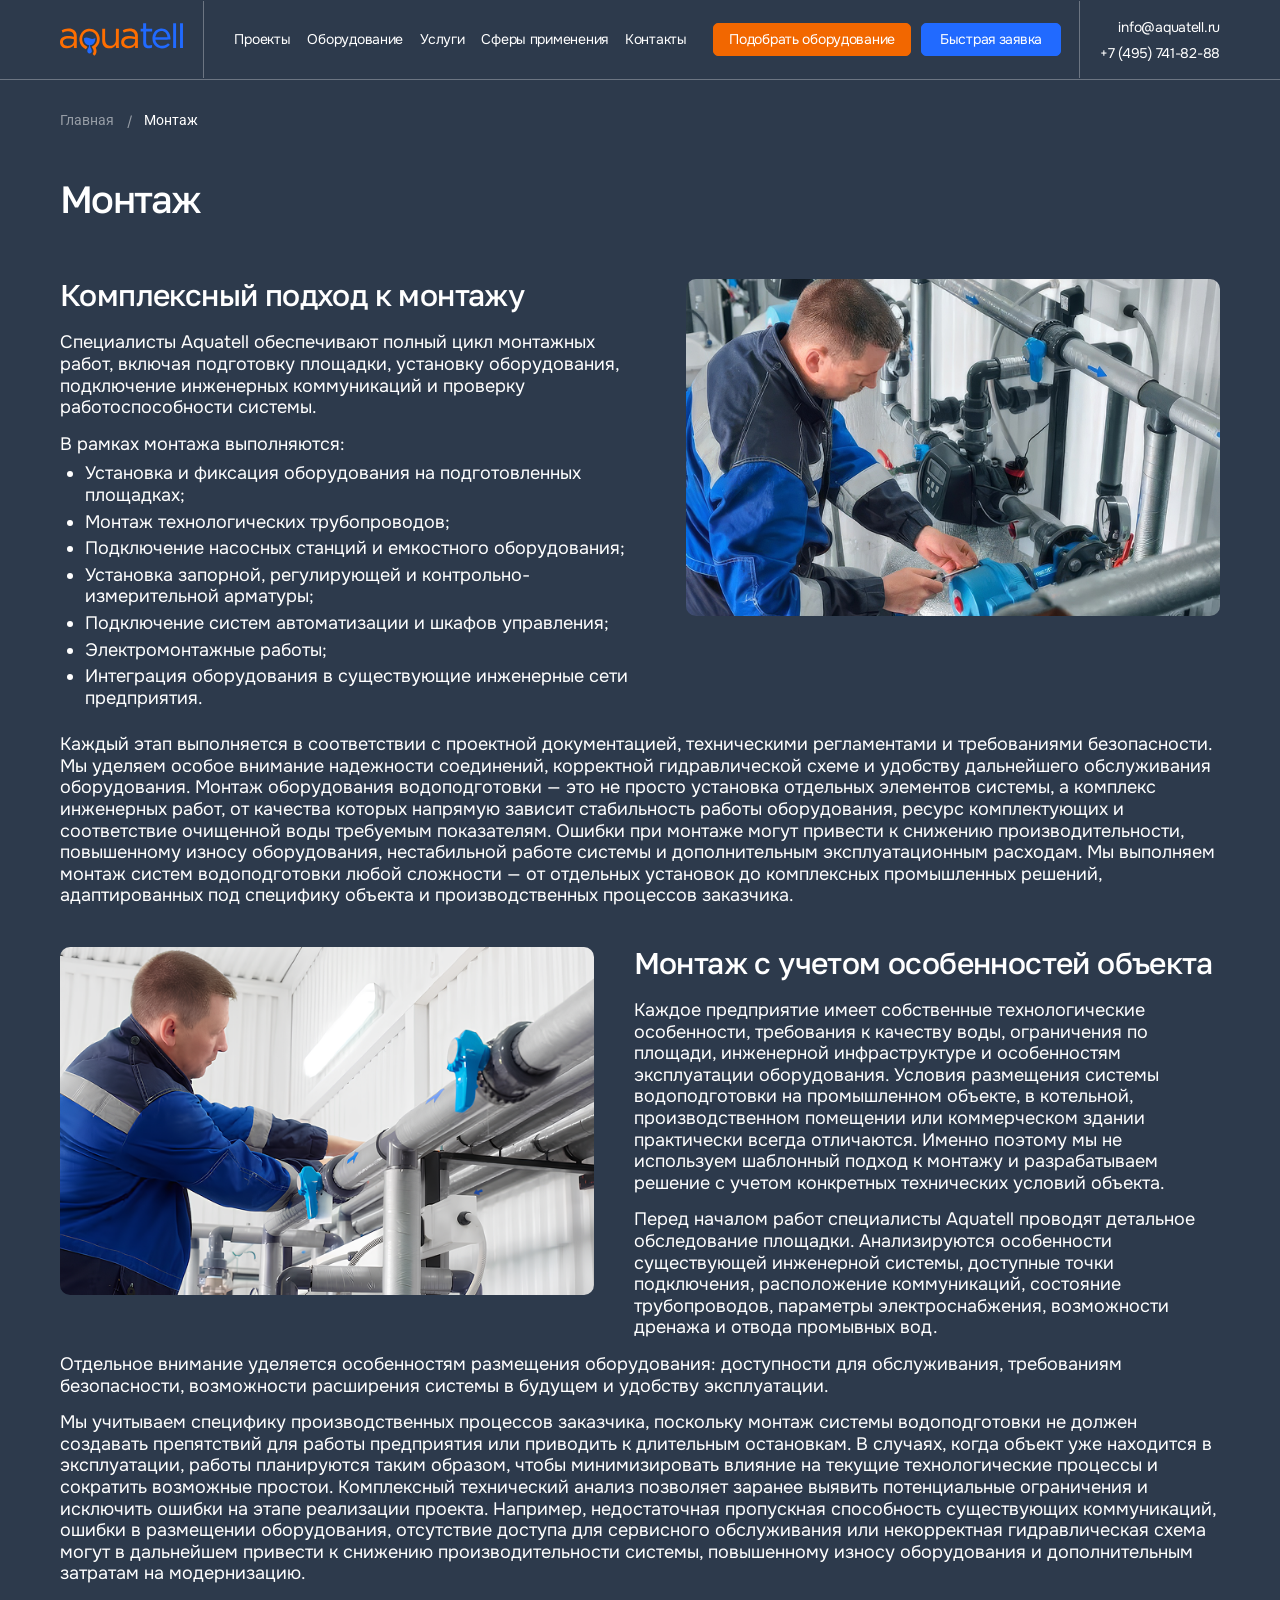
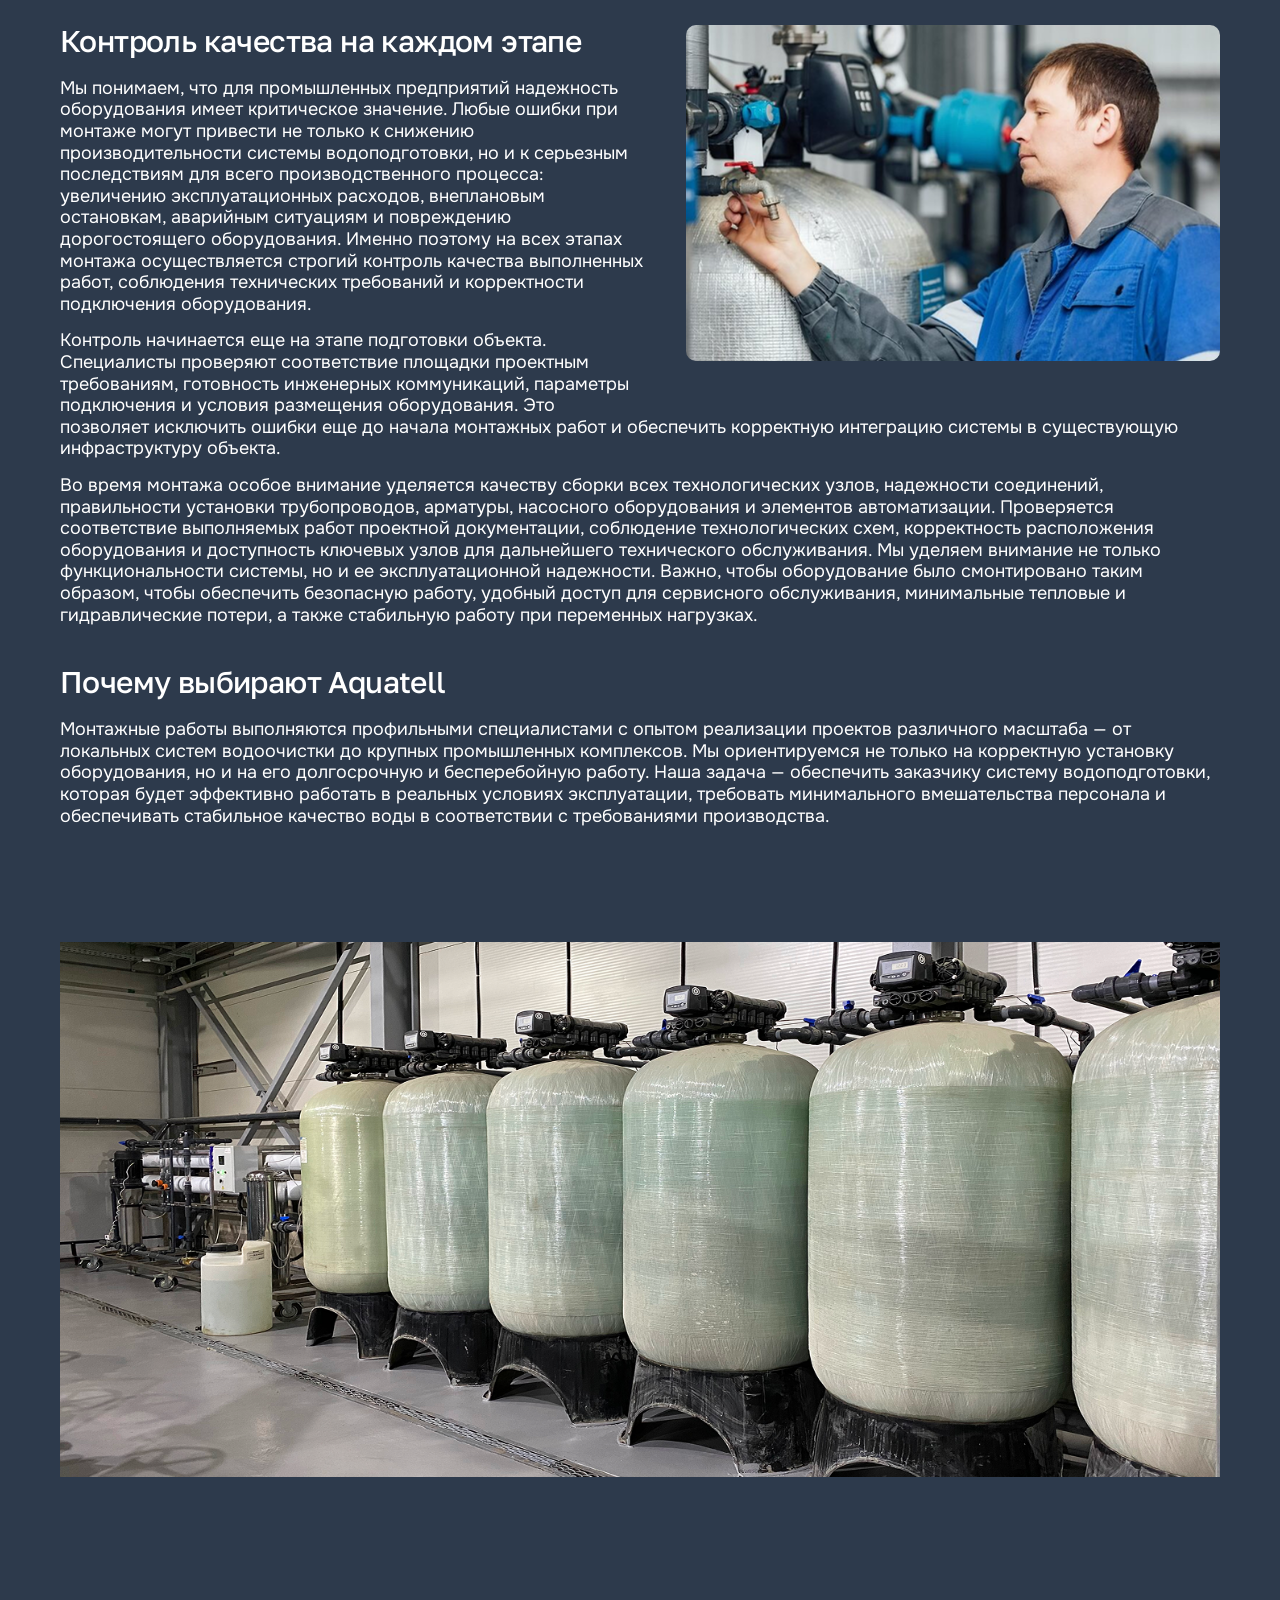
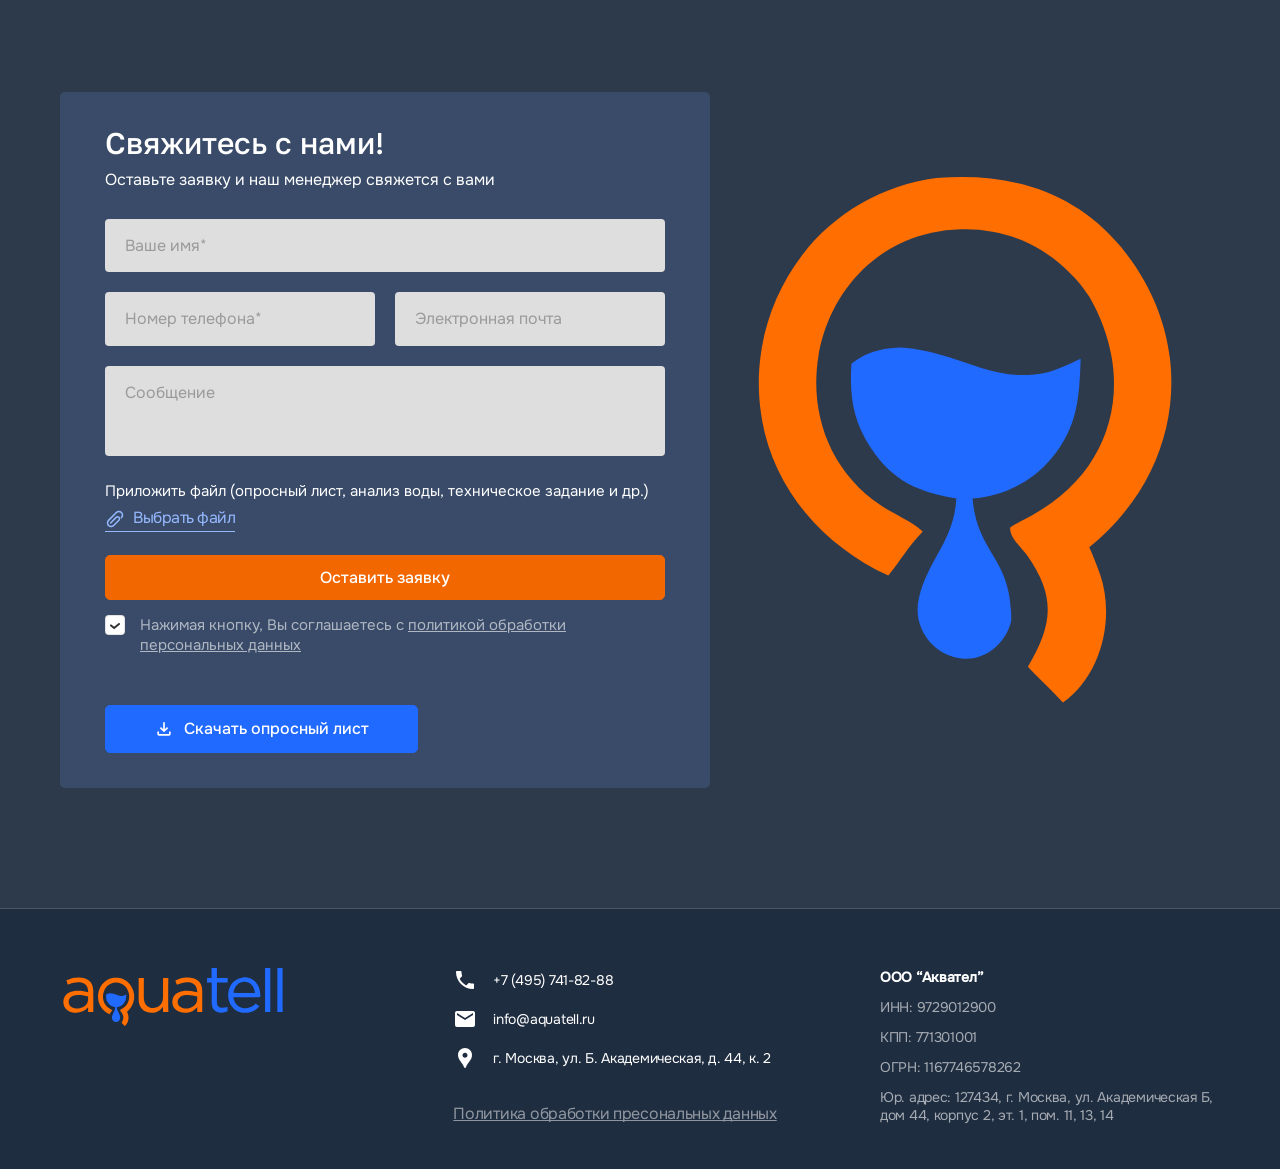
<file: service-page.html>
<!DOCTYPE html>
<html lang="ru">
  <head>
    <title>Монтаж</title>
    <meta charset="utf-8">
    <meta name="viewport" content="width=device-width, initial-scale=1.0">
    <meta http-equiv="X-UA-Compatible" content="ie=edge">
    <meta name="description" content="Aquatell - Производство систем промышленной водоподготовки">
    <meta name="apple-mobile-web-app-title" content="Aquatell">
    <meta name="theme-color" content="#00000003;">
    <meta name="msapplication-navbutton-color" content="#00000003;">
    <meta name="apple-mobile-web-app-status-bar-style" content="default">
    <link rel="icon" type="image/png" href="img/favicon/favicon-96x96.png" sizes="96x96">
    <link rel="icon" type="image/svg+xml" href="img/favicon/favicon.svg">
    <link rel="shortcut icon" href="img/favicon/favicon.ico">
    <link rel="apple-touch-icon" sizes="180x180" href="img/favicon/apple-touch-icon.png">
    <link rel="manifest" href="img/favicon/site.webmanifest" crossorigin="use-credentials">
    <meta property="og:title" content="Aquatell">
    <meta property="og:image" content="img/content/open-graph.png">
    <meta property="og:type" content="website">
    <meta property="og:url" content="https://test.ru/">
    <meta property="og:description" content="Aquatell — Производство систем промышленной водоподготовки">
    <meta property="og:image:width" content="1200">
    <meta property="og:image:height" content="630">
    <link rel="stylesheet" href="css/style.min.css">
  </head>
  <body>
    <div class="visually-hidden"><svg xmlns="http://www.w3.org/2000/svg" xmlns:xlink="http://www.w3.org/1999/xlink"><defs>
<clipPath id="clip0_566_2673">
<rect width="24" height="24" fill="CurrentColor"/>
</clipPath>

    <clipPath id="clip0_981_2372">
      <rect width="24" height="24" fill="CurrentColor"/>
    </clipPath>
  
<clipPath id="clip0_566_2663">
<rect width="24" height="24" fill="CurrentColor"/>
</clipPath>
</defs><symbol id="icon-arrow-right" viewBox="0 0 8 15"><g fill="none">
  <path d="M0.00180292 1.15557L1.1344 -0.00028038L7.3034 6.29913C7.40284 6.40006 7.48176 6.52009 7.53561 6.65231C7.58946 6.78452 7.61719 6.92631 7.61719 7.06951C7.61719 7.21272 7.58946 7.3545 7.53561 7.48672C7.48176 7.61893 7.40284 7.73896 7.3034 7.8399L1.1344 14.1426L0.00287008 12.9867L5.79291 7.07115L0.00180292 1.15557Z" fill="CurrentColor"/>
</g></symbol><symbol id="icon-arrow-top-right" viewBox="0 0 20 20"><g fill="none">
  <path d="M18.207 18.5V1H0.707031M18.207 1L0.707031 18.5" stroke="CurrentColor" stroke-width="2"/>
</g></symbol><symbol id="icon-attach" viewBox="0 0 20 20"><g fill="none">
<path d="M16.3383 8.73415L16.4525 8.62082C17.1237 7.94757 17.5006 7.03567 17.5006 6.08499C17.5006 5.13431 17.1237 4.22241 16.4525 3.54915C15.7796 2.87733 14.8675 2.5 13.9167 2.5C12.9658 2.5 12.0537 2.87733 11.3808 3.54915L3.54915 11.3808C2.87733 12.0537 2.5 12.9658 2.5 13.9167C2.5 14.8675 2.87733 15.7796 3.54915 16.4525C4.22241 17.1237 5.13431 17.5006 6.08499 17.5006C7.03567 17.5006 7.94757 17.1237 8.62082 16.4525L13.9133 11.1558C14.1861 10.8819 14.3716 10.5333 14.4466 10.1541C14.5216 9.77488 14.4827 9.38194 14.3348 9.02479C14.1869 8.66764 13.9366 8.36226 13.6154 8.14712C13.2942 7.93198 12.9166 7.81671 12.53 7.81582C12.0111 7.81613 11.5136 8.02233 11.1467 8.38915L5.59915 13.9358" stroke="CurrentColor" stroke-width="1.5" stroke-miterlimit="10" stroke-linecap="round" stroke-linejoin="round"/>
</g></symbol><symbol id="icon-breadcrumb" viewBox="0 0 6 9"><g fill="none">
  <path d="M0.5 0.5L4.5 4.5L0.5 8.5" stroke="CurrentColor" stroke-linecap="round"/>
</g></symbol><symbol id="icon-check" viewBox="0 0 10 7"><g fill="none">
<path d="M1 2.42857L4.13043 5L9 1" stroke="CurrentColor" stroke-width="2" stroke-linecap="round"/>
</g></symbol><symbol id="icon-cross" viewBox="0 0 30 30"><g fill="none">
  <path fill-rule="evenodd" clip-rule="evenodd" d="M6.83667 6.83667C7.01246 6.66111 7.25074 6.5625 7.49918 6.5625C7.74761 6.5625 7.98589 6.66111 8.16168 6.83667L23.1617 21.8367C23.2538 21.9225 23.3277 22.026 23.3789 22.141C23.4301 22.256 23.4577 22.3801 23.4599 22.506C23.4621 22.6319 23.439 22.7569 23.3918 22.8737C23.3447 22.9904 23.2745 23.0965 23.1855 23.1855C23.0965 23.2745 22.9904 23.3447 22.8737 23.3918C22.7569 23.439 22.6319 23.4621 22.506 23.4599C22.3801 23.4577 22.256 23.4301 22.141 23.3789C22.026 23.3277 21.9225 23.2538 21.8367 23.1617L6.83667 8.16168C6.66111 7.98589 6.5625 7.74761 6.5625 7.49918C6.5625 7.25074 6.66111 7.01246 6.83667 6.83667Z" fill="CurrentColor"/>
  <path fill-rule="evenodd" clip-rule="evenodd" d="M23.1626 6.83667C23.3381 7.01246 23.4367 7.25074 23.4367 7.49918C23.4367 7.74761 23.3381 7.98589 23.1626 8.16168L8.16255 23.1617C7.98483 23.3273 7.74978 23.4174 7.5069 23.4131C7.26402 23.4089 7.03229 23.3105 6.86052 23.1387C6.68876 22.9669 6.59037 22.7352 6.58608 22.4923C6.5818 22.2495 6.67195 22.0144 6.83755 21.8367L21.8376 6.83667C22.0133 6.66111 22.2516 6.5625 22.5001 6.5625C22.7485 6.5625 22.9868 6.66111 23.1626 6.83667Z" fill="CurrentColor"/>
</g></symbol><symbol id="icon-delete" viewBox="0 0 16 16"><g fill="none">
<path d="M12 4L4 12M4 4L12 12" stroke="#CE4242" stroke-width="2" stroke-linecap="round" stroke-linejoin="round"/>
</g></symbol><symbol id="icon-download" viewBox="0 0 24 24"><g fill="none">
<path d="M12 16L7 11L8.4 9.55L11 12.15V4H13V12.15L15.6 9.55L17 11L12 16ZM6 20C5.45 20 4.97917 19.8042 4.5875 19.4125C4.19583 19.0208 4 18.55 4 18V15H6V18H18V15H20V18C20 18.55 19.8042 19.0208 19.4125 19.4125C19.0208 19.8042 18.55 20 18 20H6Z" fill="CurrentColor"/>
</g></symbol><symbol id="icon-loc" viewBox="0 0 24 24"><g fill="none">
<g clip-path="url(#clip0_566_2673)">
<path d="M12 2C8.13 2 5 5.13 5 9C5 10.74 5.5 12.37 6.41 13.84C7.36 15.38 8.61 16.7 9.57 18.24C10.04 18.99 10.38 19.69 10.74 20.5C11 21.05 11.21 22 12 22C12.79 22 13 21.05 13.25 20.5C13.62 19.69 13.95 18.99 14.42 18.24C15.38 16.71 16.63 15.39 17.58 13.84C18.5 12.37 19 10.74 19 9C19 5.13 15.87 2 12 2ZM12 11.75C10.62 11.75 9.5 10.63 9.5 9.25C9.5 7.87 10.62 6.75 12 6.75C13.38 6.75 14.5 7.87 14.5 9.25C14.5 10.63 13.38 11.75 12 11.75Z" fill="CurrentColor"/>
</g>

</g></symbol><symbol id="icon-mail" viewBox="0 0 24 24"><g fill="none">
  <g clip-path="url(#clip0_981_2372)">
    <path d="M20 4H4C2.9 4 2.01 4.9 2.01 6L2 18C2 19.1 2.9 20 4 20H20C21.1 20 22 19.1 22 18V6C22 4.9 21.1 4 20 4ZM20 8L12 13L4 8V6L12 11L20 6V8Z" fill="CurrentColor"/>
  </g>
  
</g></symbol><symbol id="icon-max" viewBox="0 0 16 16"><g fill="none">
<path fill-rule="evenodd" clip-rule="evenodd" d="M8.17189 15.9543C6.60169 15.9543 5.87199 15.7241 4.60362 14.8032C3.80132 15.8392 1.26075 16.6489 1.14995 15.2637C1.14995 14.2239 0.92072 13.3452 0.660929 12.3859C0.351482 11.2041 0 9.888 0 7.98102C0 3.42646 3.72111 0 8.12987 0C12.5424 0 16 3.59529 16 8.02321C16.0148 12.3827 12.5125 15.9311 8.17189 15.9543ZM8.23685 3.93678C6.08977 3.82552 4.41641 5.31812 4.04583 7.6587C3.7402 9.59641 4.2827 11.9562 4.74497 12.079C4.96655 12.1327 5.52434 11.6799 5.87199 11.3307C6.44687 11.7296 7.11631 11.9691 7.81279 12.0252C10.0375 12.1327 11.9385 10.4317 12.0878 8.19974C12.1748 5.96306 10.4619 4.06863 8.23685 3.94063V3.93678Z" fill="CurrentColor"/>
</g></symbol><symbol id="icon-minus" viewBox="0 0 18 18"><g fill="none">
  <path d="M3.75 9H14.25" stroke="CurrentColor" stroke-linecap="round" stroke-linejoin="round"/>
</g></symbol><symbol id="icon-plus" viewBox="0 0 18 18"><g fill="none">
  <path d="M9 3.75V14.25" stroke="CurrentColor" stroke-linecap="round" stroke-linejoin="round"/>
  <path d="M3.75 9H14.25" stroke="CurrentColor" stroke-linecap="round" stroke-linejoin="round"/>
</g></symbol><symbol id="icon-tel" viewBox="0 0 24 24"><g fill="none">
<g clip-path="url(#clip0_566_2663)">
<path d="M6.62 10.79C8.06 13.62 10.38 15.93 13.21 17.38L15.41 15.18C15.68 14.91 16.08 14.82 16.43 14.94C17.55 15.31 18.76 15.51 20 15.51C20.55 15.51 21 15.96 21 16.51V20C21 20.55 20.55 21 20 21C10.61 21 3 13.39 3 4C3 3.45 3.45 3 4 3H7.5C8.05 3 8.5 3.45 8.5 4C8.5 5.25 8.7 6.45 9.07 7.57C9.18 7.92 9.1 8.31 8.82 8.59L6.62 10.79Z" fill="CurrentColor"/>
</g>

</g></symbol><symbol id="icon-tg" viewBox="0 0 26 26"><g fill="none">
<path d="M21.1821 3.24611C20.9213 3.26545 20.6653 3.32663 20.424 3.42729H20.4207C20.1892 3.51911 19.0882 3.98223 17.4145 4.68423L11.4166 7.21029C7.11281 9.02217 2.88213 10.8064 2.88213 10.8064L2.9325 10.7869C2.9325 10.7869 2.64081 10.8828 2.33613 11.0916C2.14746 11.2108 1.98539 11.3677 1.86 11.5523C1.7105 11.7717 1.59025 12.1072 1.63494 12.4542C1.70806 13.0408 2.08831 13.3926 2.36131 13.5868C2.63756 13.7834 2.90081 13.8752 2.90081 13.8752H2.90731L6.87475 15.2118C7.05269 15.783 8.08375 19.1727 8.33156 19.9535C8.47781 20.4199 8.62 20.7116 8.79794 20.9342C8.88298 21.048 8.98562 21.143 9.10587 21.2194C9.16833 21.257 9.23556 21.2859 9.30575 21.3055L9.26512 21.2958C9.27731 21.299 9.28706 21.3088 9.296 21.312C9.3285 21.321 9.35044 21.3242 9.39187 21.3307C10.0199 21.5209 10.5245 21.1309 10.5245 21.1309L10.5529 21.1081L12.8954 18.9753L16.8214 21.9872L16.9107 22.0254C17.7289 22.3845 18.5577 22.1847 18.9956 21.832C19.4368 21.477 19.6082 21.0228 19.6082 21.0228L19.6367 20.9497L22.6706 5.40736C22.7567 5.02386 22.7786 4.66473 22.6836 4.31617C22.586 3.96315 22.3596 3.65959 22.049 3.46548C21.7886 3.30704 21.4865 3.23061 21.1821 3.24611ZM21.1 4.91173C21.0967 4.96292 21.1065 4.95723 21.0837 5.05554V5.06448L18.0783 20.4451C18.0653 20.467 18.0434 20.515 17.9832 20.5629C17.9199 20.6133 17.8695 20.645 17.6054 20.5402L12.8036 16.8587L9.90294 19.5026L10.5123 15.6107L18.3578 8.29823C18.6812 7.99761 18.5731 7.93423 18.5731 7.93423C18.5959 7.56536 18.0848 7.82617 18.0848 7.82617L8.19181 13.9549L8.18856 13.9386L3.44681 12.342V12.3388L3.43463 12.3364L3.459 12.3266L3.485 12.3136L3.51019 12.3047C3.51019 12.3047 7.74412 10.5204 12.0479 8.70854C14.2027 7.80098 16.3737 6.88692 18.0434 6.18167C19.0336 5.76486 20.0249 5.35048 21.0171 4.93854C21.0837 4.91254 21.0521 4.91173 21.1 4.91173Z" fill="CurrentColor"/>
</g></symbol><symbol id="icon-update" viewBox="0 0 20 20"><g fill="none">
<path d="M17 8.06603V3.82604L15.3013 5.52604C14.2598 4.312 12.8342 3.49172 11.2618 3.2018C9.68938 2.91189 8.06521 3.16985 6.65978 3.93272C5.25434 4.69559 4.15248 5.91732 3.53771 7.39441C2.92295 8.87151 2.8324 10.5148 3.28114 12.0506C3.72988 13.5864 4.69082 14.922 6.00392 15.8349C7.31701 16.7478 8.90299 17.1829 10.4977 17.0678C12.0924 16.9527 13.5996 16.2943 14.7681 15.2022C15.9367 14.1101 16.6962 12.6504 16.9201 11.066H15.5112C15.29 12.3308 14.6435 13.4818 13.6789 14.3284C12.7143 15.1749 11.4895 15.6661 10.2077 15.7203C8.92592 15.7746 7.66408 15.3888 6.63146 14.6269C5.59883 13.8649 4.85746 12.7726 4.53029 11.5311C4.20312 10.2896 4.3098 8.97349 4.83264 7.80099C5.35548 6.62849 6.26308 5.67006 7.40491 5.08465C8.54675 4.49923 9.85423 4.322 11.1105 4.58235C12.3668 4.84269 13.4965 5.52497 14.3121 6.51603L12.7633 8.06603H17Z" fill="CurrentColor"/>
</g></symbol><symbol id="logo-xl" viewBox="0 0 492 626"><g fill="none">
<path d="M211.509 1.33591C297.919 -6.02332 376.091 16.4166 431.369 83.7523C524.327 196.985 506.338 349.351 393.322 440.525C398.068 451.453 402.365 461.837 406.236 473.09C423.88 524.379 408.321 592.644 361.981 625.441C349.715 611.939 333.392 596.776 320.258 582.876C348.955 534.083 354.72 500.567 319.31 450.179C311.908 439.645 299.008 430.331 299.004 417.476C305.122 412.671 318.485 406.235 325.901 402.151C427.397 346.255 447.846 236.392 393.189 142.346C384.172 128.499 375.785 118.942 363.417 107.624C330.331 76.8516 285.796 60.4565 240.025 62.2014C66.0344 67.4062 6.35844 297.494 145.529 391.048C160.74 401.272 182.084 409.918 195.105 421.783C176.468 441.75 170.271 453.986 154.139 474.376C74.9509 437.529 15.5594 368.942 2.88843 283.048C-7.44944 215.741 10.2049 147.204 51.9581 92.5589C90.3999 42.6036 147.885 9.73471 211.509 1.33591Z" fill="#FF6E00"/>
<path d="M166.87 202.779C237.174 206.089 275.657 247.328 342.779 232.564C354.229 230.046 371.622 221.245 383.051 216.211C381.387 262.453 379.835 296.914 348.134 335.049C324.748 363.181 291.511 379.234 254.385 382.7C260.26 449.675 301.624 452.778 300.408 528.22C295.226 552.862 270.904 575.632 243.4 573.299C207.681 570.272 182.279 536.493 190.538 501.307C201.431 454.899 232.358 433.379 235.094 382.673C189.089 374.394 159.699 362.05 133.431 322.427C112.009 290.117 107.869 260.111 110.244 222.324C127.905 208.147 144.927 203.996 166.87 202.779Z" fill="#216AFF"/>
</g></symbol><symbol id="logo" viewBox="0 0 155 41"><g fill="none">
  <path fill-rule="evenodd" clip-rule="evenodd" d="M10.7679 6.70391C13.6595 6.69129 16.5956 7.30012 18.6946 9.44911C21.6689 12.4942 21.1608 17.0765 21.1604 20.9896L21.1704 31.1564C19.9845 31.1922 18.6939 31.1684 17.4996 31.1676L17.5176 27.8272C14.3684 31.269 10.3062 32.3941 5.79031 31.2415C3.51599 30.6609 1.89294 29.3942 0.73085 27.3254C-0.026349 25.6341 -0.228202 23.6874 0.281376 21.9089C2.33406 14.7456 12.3624 15.765 17.5629 17.1652C17.494 16.3115 17.401 15.2265 17.2049 14.4305C15.846 8.9132 8.49902 9.64601 4.5356 11.3051C4.07466 11.4981 3.5797 11.6468 3.10107 11.7692C2.83565 10.787 2.44782 9.72539 2.15963 8.7039C5.4502 7.40207 6.66914 6.97882 10.2364 6.73143C10.413 6.71355 10.5905 6.70438 10.7679 6.70391ZM17.4913 20.1907C15.6082 19.4629 11.8127 18.9144 9.82666 19.158C6.87077 19.365 3.50784 20.671 3.7983 24.3268C3.88648 25.4529 4.4164 26.4959 5.26901 27.2209C6.90711 28.622 9.61569 28.9116 11.6452 28.4685C13.6818 28.0102 15.4236 27.1619 16.6218 25.3312C17.6606 23.7443 17.511 22.0164 17.4913 20.1907Z" fill="#FF6E00"/>
  <path fill-rule="evenodd" clip-rule="evenodd" d="M87.6775 6.71295C90.5322 6.70731 93.574 7.2928 95.6929 9.38802C98.7555 12.4166 98.1665 16.895 98.1656 20.8694L98.1722 31.17L94.6477 31.1674L94.6063 27.7793C93.6899 28.7215 92.8449 29.5346 91.7083 30.2099C88.0774 32.3667 82.6541 32.1951 79.3732 29.4194C78.6761 28.8294 78.2339 28.1139 77.7785 27.3323C77.0672 25.8313 76.8593 24.1347 77.1867 22.5021C78.5181 15.592 87.4159 15.5555 92.6802 16.718C93.3379 16.8631 93.9965 16.9963 94.6561 17.1309C94.4011 9.983 89.0681 9.26949 83.3268 10.7133C82.2871 10.9748 81.27 11.4329 80.2454 11.7715C79.8117 10.844 79.4721 9.7675 79.1381 8.79042C82.2854 7.42614 83.8848 6.94908 87.3398 6.73161C87.4517 6.71966 87.5646 6.71342 87.6775 6.71295ZM94.6345 20.2267C92.7687 19.4981 88.7323 18.8671 86.7697 19.1565C84.9227 19.3315 83.0024 19.7681 81.7483 21.3011C81.0323 22.166 80.6915 23.2883 80.8025 24.4128C81.1469 28.1965 85.7752 29.109 88.7841 28.4403C90.8089 27.9552 92.6381 27.0169 93.7625 25.1761C94.7946 23.4869 94.5978 22.109 94.6345 20.2267Z" fill="#FF6E00"/>
  <path fill-rule="evenodd" clip-rule="evenodd" d="M127.124 6.62587C130.199 6.38929 133.081 7.25371 135.372 9.37919C138.044 11.8574 139.111 15.5433 139.267 19.1199C139.286 19.5528 139.301 20.1686 138.988 20.5046C138.716 20.7958 122.098 20.6203 120.146 20.6773C120.467 22.2142 120.786 23.3856 121.629 24.7389C122.759 26.5201 124.537 27.7744 126.575 28.2276C129.356 28.8606 131.873 28.2101 134.234 26.6933C134.904 26.1808 135.442 25.6627 136.054 25.0864C136.919 25.7642 137.545 26.4957 138.548 27.0792L138.529 27.1026C134.407 32.3004 126.016 33.3018 120.902 29.0735C118.447 27.0021 116.901 24.026 116.601 20.7977C115.903 13.7497 119.822 7.35956 127.072 6.63304C127.093 6.62931 127.1 6.62779 127.124 6.62587ZM135.412 17.5854C135.079 12.8996 131.942 9.39598 127.143 9.77376C123.748 10.3513 121.536 12.584 120.583 15.9704C120.43 16.5154 120.384 16.8806 120.186 17.4325L120.254 17.5369C120.894 17.6706 122.5 17.6239 123.226 17.6233L128.465 17.6163C130.718 17.6169 133.179 17.6605 135.412 17.5854Z" fill="#216AFF"/>
  <path d="M35.5156 6.91129C40.0282 6.50932 44.1107 7.735 46.9975 11.4129C51.8521 17.5977 50.9126 25.92 45.0105 30.8999C45.2584 31.4968 45.4828 32.0639 45.685 32.6786C46.6064 35.48 45.7938 39.2086 43.3738 41C42.7332 40.2625 41.8808 39.4343 41.1949 38.6751C42.6935 36.01 42.9946 34.1793 41.1454 31.4272C40.7588 30.8518 40.0851 30.3431 40.0849 29.6409C40.4044 29.3785 41.1023 29.027 41.4895 28.8039C46.79 25.7509 47.858 19.7501 45.0036 14.6133C44.5327 13.857 44.0947 13.3349 43.4488 12.7168C41.7209 11.036 39.3951 10.1405 37.0048 10.2358C27.9184 10.5201 24.8018 23.0875 32.0698 28.1974C32.8642 28.7559 33.9789 29.2281 34.6589 29.8762C33.6856 30.9668 33.362 31.6351 32.5195 32.7488C28.384 30.7362 25.2824 26.99 24.6206 22.2985C24.0808 18.6221 25.0027 14.8786 27.1832 11.8939C29.1908 9.16533 32.1929 7.37003 35.5156 6.91129Z" fill="#FF6E00"/>
  <path d="M53.2415 7.10753C54.4629 7.05935 55.6858 7.05772 56.9074 7.10265L56.9025 7.41189C56.8701 10.5038 56.8605 13.5958 56.8736 16.6879C56.8702 20.6939 56.1816 26.7252 61.3474 28.0216C63.728 28.6191 66.517 28.17 68.316 26.3528C69.2425 25.4136 69.898 24.2346 70.2115 22.9436C70.5891 21.3786 70.4566 18.0687 70.4552 16.3357L70.4621 7.08956C71.5263 7.07111 73.1804 7.01977 74.2 7.12665C74.2263 9.32774 74.1065 11.8143 74.1104 14.0992L74.1045 23.6555C74.1043 26.2015 74.0575 28.5588 74.2489 31.1011C73.2146 31.2292 71.534 31.1677 70.4619 31.154C70.4599 29.9027 70.4891 28.5896 70.3492 27.3521C68.2562 30.3836 66.0428 31.5775 62.3705 31.6623C58.0265 31.7627 54.3673 29.2075 53.4672 24.7867C53.0573 22.7739 53.2309 19.972 53.2319 17.8507L53.2415 7.10753Z" fill="#FF6E00"/>
  <path d="M104.754 0.0698612C105.778 -0.0364749 107.48 0.00953347 108.56 0.0119711L108.552 7.0649L116.171 7.09071L116.124 10.3335L108.567 10.3255L108.549 20.0708C108.549 21.4721 108.508 22.8936 108.551 24.2927C108.704 29.1917 112.837 28.3794 116.037 27.5475L116.029 30.5979L114.592 31.1813C112.918 31.6437 111.797 31.7922 110.052 31.5058C104.127 30.1349 104.87 25.3883 104.872 20.4593L104.886 10.3421C103.792 10.3318 102.697 10.3362 101.602 10.3553C101.563 9.28386 101.589 8.14948 101.597 7.07302L104.734 7.07513C104.788 4.80492 104.749 2.35374 104.754 0.0698612Z" fill="#216AFF"/>
  <path d="M33.1843 17.9142C36.8559 18.0949 38.8656 20.3474 42.371 19.541C42.9689 19.4035 43.8773 18.9227 44.4742 18.6478C44.3872 21.1735 44.3062 23.0558 42.6506 25.1388C41.4293 26.6753 39.6936 27.5522 37.7547 27.7414C38.0615 31.3996 40.2217 31.5691 40.1582 35.6898C39.8876 37.0357 38.6174 38.2795 37.181 38.152C35.3156 37.9867 33.9891 36.1416 34.4204 34.2198C34.9892 31.685 36.6044 30.5096 36.7473 27.74C34.3447 27.2878 32.8099 26.6136 31.4381 24.4494C30.3193 22.6846 30.1031 21.0456 30.2271 18.9817C31.1495 18.2073 32.0384 17.9806 33.1843 17.9142Z" fill="#216AFF"/>
  <path d="M142.58 0.029939C143.785 0.000668916 145.079 0.0254177 146.29 0.0273391L146.277 21.1819L146.286 27.4845C146.288 28.6025 146.332 30.066 146.258 31.1616C145.023 31.1707 143.787 31.1659 142.551 31.1473C142.607 26.8958 142.623 22.6439 142.598 18.3922L142.58 0.029939Z" fill="#216AFF"/>
  <path d="M151.281 0.0243482C152.493 0.00580341 153.75 0.0227614 154.966 0.0226945L154.961 19.5091C154.96 23.3622 154.91 27.3318 155 31.1689L151.264 31.1712L151.281 0.0243482Z" fill="#216AFF"/>
</g></symbol></svg>
    </div>
    <div class="wrapper header-top-80">
      <header class="header" data-header data-media="(min-width: 1200px)">
        <div class="container">
          <div class="header__wrapper"><a class="header__logo" href="index.html">
              <svg width="155" height="41" aria-hidden="true">
                <use xlink:href="#logo"></use>
              </svg></a>
            <div class="header__main">
              <nav class="main-nav">
                <div class="container">
                  <ul class="main-nav__list list-reset">
                    <li class="main-nav__item"><a class="main-nav__link" href="#">Проекты</a></li>
                    <li class="main-nav__item"><a class="main-nav__link" href="#">Оборудование</a></li>
                    <li class="main-nav__item"><a class="main-nav__link" href="#">Услуги</a></li>
                    <li class="main-nav__item"><a class="main-nav__link" href="#">Сферы применения</a></li>
                    <li class="main-nav__item"><a class="main-nav__link" href="#">Контакты</a></li>
                  </ul>
                </div>
              </nav>
              <div class="header__burger-footer">
                <div class="container">
                  <div class="header__inner"><a class="header__tel" href="tel:+74957418288">+7 (495) 741-82-88</a><a class="header__email" href="mailto:info@aquatell.ru">info@aquatell.ru</a></div>
                  <div class="header__actions">
                    <a class="btn btn--size-xs header__btn" href="#" data-open-modal="questionnaire">Подобрать оборудование
                    </a>
                    <button class="btn btn--size-xs btn--color-blue header__btn" type="button" data-open-modal="modal-quick-feedback">Быстрая заявка
                    </button>
                  </div>
                </div>
              </div>
            </div>
            <div class="header__inner"><a class="header__email" href="mailto:info@aquatell.ru">info@aquatell.ru</a><a class="header__tel" href="tel:+74957418288">+7 (495) 741-82-88</a></div>
            <button class="btn-reset header__toggle" type="button" data-toggle-menu><span class="burger"><span class="burger__span"></span></span></button>
          </div>
        </div>
      </header>
      <main>
        <div class="breadcrumbs">
          <div class="container">
            <ul class="list-reset breadcrumbs__list">
              <li class="breadcrumbs__item"><a class="breadcrumbs__link" href="index.html">Главная<span class="breadcrumbs__icon">/</span></a>
              </li>
              <li class="breadcrumbs__item"><span class="breadcrumbs__text">Монтаж</span>
              </li>
            </ul>
          </div>
        </div>
        <section class="service template">
          <div class="container">
            <div class="template__content">
              <h2>Монтаж</h2><img class="alignright" src="img/content/template/img-04.png" width="674" height="425">
              <h3>Комплексный подход к монтажу</h3>
              <p>Специалисты Aquatell обеспечивают полный цикл монтажных работ, включая подготовку площадки, установку оборудования, подключение инженерных коммуникаций и проверку работоспособности системы.</p>
              <p>В рамках монтажа выполняются:</p>
              <ul> 
                <li>Установка и фиксация оборудования на подготовленных площадках;</li>
                <li>Монтаж технологических трубопроводов;</li>
                <li>Подключение насосных станций и емкостного оборудования;</li>
                <li>Установка запорной, регулирующей и контрольно-измерительной арматуры;</li>
                <li>Подключение систем автоматизации и шкафов управления;</li>
                <li>Электромонтажные работы;</li>
                <li>Интеграция оборудования в существующие инженерные сети предприятия.</li>
              </ul>
              <p>Каждый этап выполняется в соответствии с проектной документацией, техническими регламентами и требованиями безопасности. Мы уделяем особое внимание надежности соединений, корректной гидравлической схеме и удобству дальнейшего обслуживания оборудования. Монтаж оборудования водоподготовки — это не просто установка отдельных элементов системы, а комплекс инженерных работ, от качества которых напрямую зависит стабильность работы оборудования, ресурс комплектующих и соответствие очищенной воды требуемым показателям. Ошибки при монтаже могут привести к снижению производительности, повышенному износу оборудования, нестабильной работе системы и дополнительным эксплуатационным расходам. Мы выполняем монтаж систем водоподготовки любой сложности — от отдельных установок до комплексных промышленных решений, адаптированных под специфику объекта и производственных процессов заказчика.</p><img class="alignleft" src="img/content/template/img-05.png" width="651" height="425">
              <h3>Монтаж с учетом особенностей объекта</h3>
              <p>Каждое предприятие имеет собственные технологические особенности, требования к качеству воды, ограничения по площади, инженерной инфраструктуре и особенностям эксплуатации оборудования. Условия размещения системы водоподготовки на промышленном объекте, в котельной, производственном помещении или коммерческом здании практически всегда отличаются. Именно поэтому мы не используем шаблонный подход к монтажу и разрабатываем решение с учетом конкретных технических условий объекта. </p>
              <p>Перед началом работ специалисты Aquatell проводят детальное обследование площадки. Анализируются особенности существующей инженерной системы, доступные точки подключения, расположение коммуникаций, состояние трубопроводов, параметры электроснабжения, возможности дренажа и отвода промывных вод. </p>
              <p>Отдельное внимание уделяется особенностям размещения оборудования: доступности для обслуживания, требованиям безопасности, возможности расширения системы в будущем и удобству эксплуатации. </p>
              <p>Мы учитываем специфику производственных процессов заказчика, поскольку монтаж системы водоподготовки не должен создавать препятствий для работы предприятия или приводить к длительным остановкам. В случаях, когда объект уже находится в эксплуатации, работы планируются таким образом, чтобы минимизировать влияние на текущие технологические процессы и сократить возможные простои. Комплексный технический анализ позволяет заранее выявить потенциальные ограничения и исключить ошибки на этапе реализации проекта. Например, недостаточная пропускная способность существующих коммуникаций, ошибки в размещении оборудования, отсутствие доступа для сервисного обслуживания или некорректная гидравлическая схема могут в дальнейшем привести к снижению производительности системы, повышенному износу оборудования и дополнительным затратам на модернизацию.</p><img class="alignright" src="img/content/template/img-06.png" width="674" height="425">
              <h3>Контроль качества на каждом этапе</h3>
              <p>Мы понимаем, что для промышленных предприятий надежность оборудования имеет критическое значение. Любые ошибки при монтаже могут привести не только к снижению производительности системы водоподготовки, но и к серьезным последствиям для всего производственного процесса: увеличению эксплуатационных расходов, внеплановым остановкам, аварийным ситуациям и повреждению дорогостоящего оборудования. Именно поэтому на всех этапах монтажа осуществляется строгий контроль качества выполненных работ, соблюдения технических требований и корректности подключения оборудования. </p>
              <p>Контроль начинается еще на этапе подготовки объекта. Специалисты проверяют соответствие площадки проектным требованиям, готовность инженерных коммуникаций, параметры подключения и условия размещения оборудования. Это позволяет исключить ошибки еще до начала монтажных работ и обеспечить корректную интеграцию системы в существующую инфраструктуру объекта. </p>
              <p>Во время монтажа особое внимание уделяется качеству сборки всех технологических узлов, надежности соединений, правильности установки трубопроводов, арматуры, насосного оборудования и элементов автоматизации. Проверяется соответствие выполняемых работ проектной документации, соблюдение технологических схем, корректность расположения оборудования и доступность ключевых узлов для дальнейшего технического обслуживания. Мы уделяем внимание не только функциональности системы, но и ее эксплуатационной надежности. Важно, чтобы оборудование было смонтировано таким образом, чтобы обеспечить безопасную работу, удобный доступ для сервисного обслуживания, минимальные тепловые и гидравлические потери, а также стабильную работу при переменных нагрузках.</p>
              <h3>Почему выбирают Aquatell</h3>
              <p>Монтажные работы выполняются профильными специалистами с опытом реализации проектов различного масштаба — от локальных систем водоочистки до крупных промышленных комплексов. Мы ориентируемся не только на корректную установку оборудования, но и на его долгосрочную и бесперебойную работу. Наша задача — обеспечить заказчику систему водоподготовки, которая будет эффективно работать в реальных условиях эксплуатации, требовать минимального вмешательства персонала и обеспечивать стабильное качество воды в соответствии с требованиями производства.</p><img class="aligncenter" src="img/content/template/img-07.png" width="1440" height="665">
            </div>
          </div>
        </section>
        <section class="feedback">
          <div class="container"> 
            <div class="feedback__wrapper">
              <div class="feedback-form">
                <h2 class="feedback-form__title">Свяжитесь с нами!</h2>
                <p class="feedback-form__text">Оставьте заявку и наш менеджер свяжется с вами</p>
                <form action="#" method="post" data-validation data-feedback-form>
                  <div class="custom-input" data-validation-type="text">
                    <label>
                      <input type="text" name="user-name" placeholder="Ваше имя*" autocomplete="off">
                    </label>
                  </div>
                  <div class="feedback-form__inner">
                    <div class="custom-input" data-validation-type="phone">
                      <label>
                        <input type="tel" name="user-phone" placeholder="Номер телефона*" autocomplete="off">
                      </label>
                    </div>
                    <div class="custom-input">
                      <label>
                        <input type="email" name="user-email" placeholder="Электронная почта" autocomplete="off">
                      </label>
                    </div>
                  </div>
                  <div class="custom-textarea">
                    <label>
                      <textarea name="user-text" placeholder="Сообщение"></textarea>
                    </label>
                  </div>
                  <div class="feedback-form__actions">
                    <div class="form-attachment">
                      <p class="form-attachment__text">Приложить файл (опросный лист, анализ воды, техническое задание и др.)</p>
                      <button class="form-attachment__btn btn-reset" type="button" data-attachment-btn>
                        <svg width="20" height="20" aria-hidden="true">
                          <use xlink:href="#icon-attach"></use>
                        </svg><span>Выбрать файл</span>
                      </button>
                      <div class="form-attachment__files" data-attachment-files></div>
                    </div>
                    <button class="btn feedback-form__btn" type="submit">Оставить заявку
                    </button>
                    <div class="custom-checkbox" data-validation-type="checkbox">
                      <label>
                        <input type="checkbox" name="user-personal-data" checked><span class="custom-checkbox__icon">
                          <svg width="10" height="7" aria-hidden="true">
                            <use xlink:href="#icon-check"></use>
                          </svg></span><span class="custom-checkbox__label">Нажимая кнопку, Вы соглашаетесь с <a href='#'>политикой обработки персональных данных</a></span>
                      </label>
                    </div>
                  </div>
                  <div class="errors" data-validation-errors></div>
                </form>
                <button class="btn btn--color-blue feedback-form__download-btn" type="button">Скачать опросный лист
                  <svg width="20" height="20" aria-hidden="true">
                    <use xlink:href="#icon-download"></use>
                  </svg>
                </button>
              </div>
              <div class="feedback__img"> <img src="img/content/img-logo.svg" width="492" height="626">
              </div>
            </div>
          </div>
        </section>
      </main>
      <footer class="footer">
        <div class="container">
          <div class="footer__wrapper"><a class="footer__logo" href="index.html">
              <svg width="164" height="77" aria-hidden="true">
                <use xlink:href="#logo"></use>
              </svg></a>
            <div class="footer__center"><a class="footer__link" href="tel:+74957418288"> 
                <svg width="24" height="24" aria-hidden="true">
                  <use xlink:href="#icon-tel"></use>
                </svg><span>+7 (495) 741-82-88</span></a><a class="footer__link" href="mailto:info@aquatell.ru"> 
                <svg width="24" height="24" aria-hidden="true">
                  <use xlink:href="#icon-mail"></use>
                </svg><span>info@aquatell.ru</span></a>
              <p class="footer__text">
                <svg width="24" height="24" aria-hidden="true">
                  <use xlink:href="#icon-loc"></use>
                </svg><span>г. Москва, ул. Б. Академическая, д. 44, к. 2</span>
              </p><a class="footer__privacy footer__privacy--desktop" href="#">Политика обработки пресональных данных</a>
            </div>
            <div class="footer__info">
              <h3 class="footer__subtitle">ООО “Аквател”</h3>
              <p>ИНН: 9729012900</p>
              <p>КПП: 771301001</p>
              <p>ОГРН: 1167746578262</p>
              <p>Юр. адрес: 127434, г. Москва, ул. Академическая Б, дом 44, корпус 2, эт. 1, пом. 11, 13, 14 </p>
            </div><a class="footer__privacy footer__privacy--mobile" href="#">Политика обработки пресональных данных</a>
          </div>
        </div>
      </footer>
    </div>
    <div class="modal modal--questionnaire" data-modal="questionnaire">
      <div class="modal__wrapper">
        <div class="modal__overlay" data-close-modal></div>
        <div class="modal__content">
          <div class="questionnaire modal-cart">
            <form action="#" method="post" data-questionnaire data-validation>
              <div class="questionnaire__body" data-questionnaire-body>
                <ol class="questionnaire__list list-reset" data-questionnaire-list>
                  <li class="questionnaire__item is-active" data-step>
                    <div class="questionnaire-step">
                      <div class="questionnaire-step__counter" data-counter></div>
                      <fieldset class="questionnaire-step__group">
                        <legend class="questionnaire-step__title">Укажите источник водоснабжения</legend>
                        <div class="questionnaire-step__inner">
                          <div class="custom-checkbox">
                            <label>
                              <input type="checkbox" name="source"><span class="custom-checkbox__icon">
                                <svg width="10" height="7" aria-hidden="true">
                                  <use xlink:href="#icon-check"></use>
                                </svg></span><span class="custom-checkbox__label">Скважина</span><img src="img/content/questionnaire/img-01.png" width="246" height="190">
                            </label>
                          </div>
                          <div class="custom-checkbox">
                            <label>
                              <input type="checkbox" name="source"><span class="custom-checkbox__icon">
                                <svg width="10" height="7" aria-hidden="true">
                                  <use xlink:href="#icon-check"></use>
                                </svg></span><span class="custom-checkbox__label">Поверхностный источник</span><img src="img/content/questionnaire/img-02.png" width="246" height="190">
                            </label>
                          </div>
                          <div class="custom-checkbox">
                            <label>
                              <input type="checkbox" name="source"><span class="custom-checkbox__icon">
                                <svg width="10" height="7" aria-hidden="true">
                                  <use xlink:href="#icon-check"></use>
                                </svg></span><span class="custom-checkbox__label">Водопровод</span><img src="img/content/questionnaire/img-03.png" width="246" height="190">
                            </label>
                          </div>
                        </div>
                        <div class="custom-textarea">
                          <label><span class="custom-textarea__label">Другое</span>
                            <textarea name="user-text" placeholder="Введите текст"></textarea>
                          </label>
                        </div>
                        <div class="form-attachment">
                          <p class="form-attachment__text">Приложите анализ исходной воды (при наличии)</p>
                          <button class="form-attachment__btn btn-reset" type="button" data-attachment-btn>
                            <svg width="20" height="20" aria-hidden="true">
                              <use xlink:href="#icon-attach"></use>
                            </svg><span>Выбрать файл</span>
                          </button>
                          <div class="form-attachment__files" data-attachment-files></div>
                        </div>
                      </fieldset>
                      <div class="questionnaire__nav">
                        <button class="btn questionnaire__btn questionnaire__btn--next" type="button" data-btn-next>Далее
                        </button>
                      </div>
                    </div>
                  </li>
                  <li class="questionnaire__item" data-step>
                    <div class="questionnaire-step">
                      <div class="questionnaire-step__counter" data-counter></div>
                      <fieldset class="questionnaire-step__group">
                        <legend class="questionnaire-step__title">Для каких целей нужна водоподготовка?</legend>
                        <div class="questionnaire-step__inner">
                          <div class="custom-checkbox">
                            <label>
                              <input type="checkbox" name="purpose"><span class="custom-checkbox__icon">
                                <svg width="10" height="7" aria-hidden="true">
                                  <use xlink:href="#icon-check"></use>
                                </svg></span><span class="custom-checkbox__label">Для питьевых целей</span><img src="img/content/questionnaire/img-04.png" width="246" height="190">
                            </label>
                          </div>
                          <div class="custom-checkbox">
                            <label>
                              <input type="checkbox" name="purpose"><span class="custom-checkbox__icon">
                                <svg width="10" height="7" aria-hidden="true">
                                  <use xlink:href="#icon-check"></use>
                                </svg></span><span class="custom-checkbox__label">Пищевое производство</span><img src="img/content/questionnaire/img-05.png" width="246" height="190">
                            </label>
                          </div>
                          <div class="custom-checkbox">
                            <label>
                              <input type="checkbox" name="purpose"><span class="custom-checkbox__icon">
                                <svg width="10" height="7" aria-hidden="true">
                                  <use xlink:href="#icon-check"></use>
                                </svg></span><span class="custom-checkbox__label">Химическое производство</span><img src="img/content/questionnaire/img-06.png" width="246" height="190">
                            </label>
                          </div>
                          <div class="custom-checkbox">
                            <label>
                              <input type="checkbox" name="purpose"><span class="custom-checkbox__icon">
                                <svg width="10" height="7" aria-hidden="true">
                                  <use xlink:href="#icon-check"></use>
                                </svg></span><span class="custom-checkbox__label">Для котельной</span><img src="img/content/questionnaire/img-07.png" width="246" height="190">
                            </label>
                          </div>
                          <div class="custom-checkbox">
                            <label>
                              <input type="checkbox" name="purpose"><span class="custom-checkbox__icon">
                                <svg width="10" height="7" aria-hidden="true">
                                  <use xlink:href="#icon-check"></use>
                                </svg></span><span class="custom-checkbox__label">Тепличный комплекс</span><img src="img/content/questionnaire/img-08.png" width="246" height="190">
                            </label>
                          </div>
                          <div class="custom-checkbox">
                            <label>
                              <input type="checkbox" name="purpose"><span class="custom-checkbox__icon">
                                <svg width="10" height="7" aria-hidden="true">
                                  <use xlink:href="#icon-check"></use>
                                </svg></span><span class="custom-checkbox__label">Парфюмерия/косметика</span><img src="img/content/questionnaire/img-09.png" width="246" height="190">
                            </label>
                          </div>
                        </div>
                        <div class="custom-textarea">
                          <label><span class="custom-textarea__label">Другое</span>
                            <textarea name="user-text" placeholder="Введите текст"></textarea>
                          </label>
                        </div>
                      </fieldset>
                      <div class="questionnaire__nav">
                        <button class="btn questionnaire__btn questionnaire__btn--prev" type="button" data-btn-prev>Назад
                        </button>
                        <button class="btn questionnaire__btn questionnaire__btn--next" type="button" data-btn-next>Далее
                        </button>
                      </div>
                    </div>
                  </li>
                  <li class="questionnaire__item" data-step>
                    <div class="questionnaire-step">
                      <div class="questionnaire-step__counter" data-counter></div>
                      <fieldset class="questionnaire-step__group">
                        <legend class="questionnaire-step__title">Какая требуется производительность установки водоподготовки?</legend>
                        <div class="questionnaire-step__list">
                          <div class="custom-input">
                            <label><span class="custom-input__label">Часовая, м3/ч</span>
                              <input type="text" name="hours" placeholder="Введите значение" autocomplete="off">
                            </label>
                          </div>
                          <div class="custom-input">
                            <label><span class="custom-input__label">Суточная, м3/сут</span>
                              <input type="text" name="daily" placeholder="Введите значение" autocomplete="off">
                            </label>
                          </div>
                        </div>
                      </fieldset>
                      <button class="questionnaire__btn questionnaire__btn--skip btn-reset" type="button" data-btn-skip>Пропустить вопрос</button>
                      <div class="questionnaire__nav">
                        <button class="btn questionnaire__btn questionnaire__btn--prev" type="button" data-btn-prev>Назад
                        </button>
                        <button class="btn questionnaire__btn questionnaire__btn--next" type="button" data-btn-next>Далее
                        </button>
                      </div>
                    </div>
                  </li>
                  <li class="questionnaire__item" data-step>
                    <div class="questionnaire-step">
                      <div class="questionnaire-step__counter" data-counter></div>
                      <fieldset class="questionnaire-step__group">
                        <legend class="questionnaire-step__title">Какой требуется режим работы установки?</legend>
                        <div class="questionnaire-step__list">
                          <div class="custom-radio">
                            <label>
                              <input type="radio" name="mode" value="constant"><span class="custom-radio__icon"></span><span class="custom-radio__label">Непрерывный (24 часа в сутки)</span>
                            </label>
                          </div>
                          <div class="custom-radio">
                            <label>
                              <input type="radio" name="mode" value="regular"><span class="custom-radio__icon"></span><span class="custom-radio__label">Периодический (посменно)</span>
                            </label>
                          </div>
                        </div>
                      </fieldset>
                      <div class="questionnaire__nav">
                        <button class="btn questionnaire__btn questionnaire__btn--prev" type="button" data-btn-prev>Назад
                        </button>
                        <button class="btn questionnaire__btn questionnaire__btn--next" type="button" data-btn-next>Далее
                        </button>
                      </div>
                    </div>
                  </li>
                  <li class="questionnaire__item" data-step>
                    <div class="questionnaire-step">
                      <div class="questionnaire-step__counter" data-counter></div>
                      <fieldset class="questionnaire-step__group">
                        <legend class="questionnaire-step__title">Требуется ли сопутствующее оборудование?</legend>
                        <div class="questionnaire-step__list">
                          <div class="custom-checkbox">
                            <label>
                              <input type="checkbox" name="equipment"><span class="custom-checkbox__icon">
                                <svg width="10" height="7" aria-hidden="true">
                                  <use xlink:href="#icon-check"></use>
                                </svg></span><span class="custom-checkbox__label">Емкости</span>
                            </label>
                          </div>
                          <div class="custom-checkbox">
                            <label>
                              <input type="checkbox" name="equipment"><span class="custom-checkbox__icon">
                                <svg width="10" height="7" aria-hidden="true">
                                  <use xlink:href="#icon-check"></use>
                                </svg></span><span class="custom-checkbox__label">Насосная станция</span>
                            </label>
                          </div>
                          <div class="custom-checkbox">
                            <label>
                              <input type="checkbox" name="equipment"><span class="custom-checkbox__icon">
                                <svg width="10" height="7" aria-hidden="true">
                                  <use xlink:href="#icon-check"></use>
                                </svg></span><span class="custom-checkbox__label">Не требуется</span>
                            </label>
                          </div>
                        </div>
                        <div class="custom-textarea">
                          <label><span class="custom-textarea__label">Другое</span>
                            <textarea name="user-text" placeholder="Введите текст"></textarea>
                          </label>
                        </div>
                      </fieldset>
                      <div class="questionnaire__nav">
                        <button class="btn questionnaire__btn questionnaire__btn--prev" type="button" data-btn-prev>Назад
                        </button>
                        <button class="btn questionnaire__btn questionnaire__btn--next" type="button" data-btn-next>Далее
                        </button>
                      </div>
                    </div>
                  </li>
                  <li class="questionnaire__item" data-step>
                    <div class="questionnaire-step">
                      <div class="questionnaire-step__counter" data-counter></div>
                      <fieldset class="questionnaire-step__group">
                        <legend class="questionnaire-step__title">Помещение для монтажа установки водоподготовки:</legend>
                        <div class="questionnaire-step__list">
                          <div class="custom-radio">
                            <label>
                              <input type="radio" name="placement" value="exist"><span class="custom-radio__icon"></span><span class="custom-radio__label">Существующее</span>
                            </label>
                          </div>
                          <div class="custom-radio">
                            <label>
                              <input type="radio" name="placement" value="build"><span class="custom-radio__icon"></span><span class="custom-radio__label">Строится/проектируется</span>
                            </label>
                          </div>
                          <div class="custom-radio">
                            <label>
                              <input type="radio" name="placement" value="module"><span class="custom-radio__icon"></span><span class="custom-radio__label">Блочно-модульное исполнение</span>
                            </label>
                          </div>
                        </div>
                      </fieldset>
                      <div class="questionnaire__nav">
                        <button class="btn questionnaire__btn questionnaire__btn--prev" type="button" data-btn-prev>Назад
                        </button>
                        <button class="btn questionnaire__btn questionnaire__btn--next" type="button" data-btn-next>Далее
                        </button>
                      </div>
                    </div>
                  </li>
                  <li class="questionnaire__item" data-step>
                    <div class="questionnaire-step">
                      <div class="questionnaire-step__counter" data-counter></div>
                      <fieldset class="questionnaire-step__group">
                        <legend class="questionnaire-step__title">Какие дополнительные услуги потребуются?</legend>
                        <div class="questionnaire-step__list">
                          <div class="custom-checkbox">
                            <label>
                              <input type="checkbox" name="extras"><span class="custom-checkbox__icon">
                                <svg width="10" height="7" aria-hidden="true">
                                  <use xlink:href="#icon-check"></use>
                                </svg></span><span class="custom-checkbox__label">Проектирование</span>
                            </label>
                          </div>
                          <div class="custom-checkbox">
                            <label>
                              <input type="checkbox" name="extras"><span class="custom-checkbox__icon">
                                <svg width="10" height="7" aria-hidden="true">
                                  <use xlink:href="#icon-check"></use>
                                </svg></span><span class="custom-checkbox__label">Монтаж + пусконаладочные работы</span>
                            </label>
                          </div>
                          <div class="custom-checkbox">
                            <label>
                              <input type="checkbox" name="extras"><span class="custom-checkbox__icon">
                                <svg width="10" height="7" aria-hidden="true">
                                  <use xlink:href="#icon-check"></use>
                                </svg></span><span class="custom-checkbox__label">Доставка</span>
                            </label>
                          </div>
                          <div class="custom-checkbox">
                            <label>
                              <input type="checkbox" name="extras"><span class="custom-checkbox__icon">
                                <svg width="10" height="7" aria-hidden="true">
                                  <use xlink:href="#icon-check"></use>
                                </svg></span><span class="custom-checkbox__label">Не потребуются</span>
                            </label>
                          </div>
                        </div>
                      </fieldset>
                      <div class="questionnaire__nav">
                        <button class="btn questionnaire__btn questionnaire__btn--prev" type="button" data-btn-prev>Назад
                        </button>
                        <button class="btn questionnaire__btn questionnaire__btn--next" type="button" data-btn-next>Далее
                        </button>
                      </div>
                    </div>
                  </li>
                  <li class="questionnaire__item" data-step>
                    <div class="questionnaire-step">
                      <div class="questionnaire-step__counter" data-counter></div>
                      <fieldset class="questionnaire-step__group">
                        <legend class="questionnaire-step__title">Приложите, пожалуйста, дополнительную документацию, при ее наличии</legend>
                        <div class="questionnaire-step__block">
                          <div class="form-attachment">
                            <p class="form-attachment__text">Требования к очищенной воде</p>
                            <button class="form-attachment__btn btn-reset" type="button" data-attachment-btn>
                              <svg width="20" height="20" aria-hidden="true">
                                <use xlink:href="#icon-attach"></use>
                              </svg><span>Выбрать файл</span>
                            </button>
                            <div class="form-attachment__files" data-attachment-files></div>
                          </div>
                          <div class="form-attachment">
                            <p class="form-attachment__text">Габариты/план помещения</p>
                            <button class="form-attachment__btn btn-reset" type="button" data-attachment-btn>
                              <svg width="20" height="20" aria-hidden="true">
                                <use xlink:href="#icon-attach"></use>
                              </svg><span>Выбрать файл</span>
                            </button>
                            <div class="form-attachment__files" data-attachment-files></div>
                          </div>
                          <div class="form-attachment">
                            <p class="form-attachment__text">Техническое задание</p>
                            <button class="form-attachment__btn btn-reset" type="button" data-attachment-btn>
                              <svg width="20" height="20" aria-hidden="true">
                                <use xlink:href="#icon-attach"></use>
                              </svg><span>Выбрать файл</span>
                            </button>
                            <div class="form-attachment__files" data-attachment-files></div>
                          </div>
                        </div>
                      </fieldset>
                      <button class="questionnaire__btn questionnaire__btn--skip btn-reset" type="button" data-btn-skip>Пропустить вопрос</button>
                      <div class="questionnaire__nav">
                        <button class="btn questionnaire__btn questionnaire__btn--prev" type="button" data-btn-prev>Назад
                        </button>
                        <button class="btn questionnaire__btn questionnaire__btn--next" type="button" data-btn-next>Далее
                        </button>
                      </div>
                    </div>
                  </li>
                </ol>
                <div class="questionnaire__final" data-questionnaire-final>
                  <h2 class="modal-cart__title">Оставьте контактные данные</h2>
                  <p class="modal-cart__text">Подготовим и отправим вам персональное коммерческое предложение</p>
                  <div class="feedback-form">
                    <div class="feedback-form__inner">
                      <div class="custom-input" data-validation-type="phone">
                        <label>
                          <input type="tel" name="user-phone" placeholder="Номер телефона*" autocomplete="off">
                        </label>
                      </div>
                      <div class="custom-input">
                        <label>
                          <input type="email" name="user-email" placeholder="Электронная почта" autocomplete="off">
                        </label>
                      </div>
                    </div>
                    <button class="btn feedback-form__btn" type="submit">Подобрать оборудование
                    </button>
                    <div class="custom-checkbox" data-validation-type="checkbox">
                      <label>
                        <input type="checkbox" name="user-personal-data" checked><span class="custom-checkbox__icon">
                          <svg width="10" height="7" aria-hidden="true">
                            <use xlink:href="#icon-check"></use>
                          </svg></span><span class="custom-checkbox__label">Нажимая кнопку, Вы соглашаетесь с <a href='#'>политикой обработки персональных данных</a></span>
                      </label>
                    </div>
                    <div class="errors" data-validation-errors></div>
                  </div>
                </div>
              </div>
            </form>
          </div>
          <button class="btn-reset modal__close-button" type="button" arial-label="Закрыть попап" data-close-modal>
            <svg width="30" height="30" aria-hidden="true">
              <use xlink:href="#icon-cross"></use>
            </svg>
          </button>
        </div>
      </div>
    </div>
    <div class="modal modal--feedback" data-modal="modal-feedback">
      <div class="modal__wrapper">
        <div class="modal__overlay" data-close-modal></div>
        <div class="modal__content">
          <div class="modal-cart">
            <h2 class="modal-cart__title">Оставьте контактные данные</h2>
            <p class="modal-cart__text">Подготовим и отправим вам персональное коммерческое предложение</p>
            <div class="feedback-form">
              <form action="#" method="post" data-validation data-feedback-form>
                <div class="feedback-form__inner">
                  <div class="custom-input" data-validation-type="phone">
                    <label>
                      <input type="tel" name="user-phone" placeholder="Номер телефона*" autocomplete="off">
                    </label>
                  </div>
                  <div class="custom-input">
                    <label>
                      <input type="email" name="user-email" placeholder="Электронная почта" autocomplete="off">
                    </label>
                  </div>
                </div>
                <button class="btn feedback-form__btn" type="submit">Подобрать оборудование
                </button>
                <div class="custom-checkbox" data-validation-type="checkbox">
                  <label>
                    <input type="checkbox" name="user-personal-data" checked><span class="custom-checkbox__icon">
                      <svg width="10" height="7" aria-hidden="true">
                        <use xlink:href="#icon-check"></use>
                      </svg></span><span class="custom-checkbox__label">Нажимая кнопку, Вы соглашаетесь с <a href='#'>политикой обработки персональных данных</a></span>
                  </label>
                </div>
                <div class="errors" data-validation-errors></div>
              </form>
            </div>
          </div>
          <button class="btn-reset modal__close-button" type="button" arial-label="Закрыть попап" data-close-modal>
            <svg width="30" height="30" aria-hidden="true">
              <use xlink:href="#icon-cross"></use>
            </svg>
          </button>
        </div>
      </div>
    </div>
    <div class="modal modal--quick-feedback" data-modal="modal-quick-feedback">
      <div class="modal__wrapper">
        <div class="modal__overlay" data-close-modal></div>
        <div class="modal__content">
          <div class="modal-cart modal-cart--size-xs">
            <h2 class="modal-cart__title">Быстрая заявка</h2>
            <p class="modal-cart__text">Оставьте заявку и наш менеджер свяжется с вами</p>
            <div class="feedback-form">
              <form action="#" method="post" data-validation data-feedback-form>
                <div class="feedback-form__inner">
                  <div class="custom-input" data-validation-type="phone">
                    <label>
                      <input type="tel" name="user-phone" placeholder="Номер телефона*" autocomplete="off">
                    </label>
                  </div>
                  <div class="custom-input">
                    <label>
                      <input type="email" name="user-email" placeholder="Электронная почта" autocomplete="off">
                    </label>
                  </div>
                </div>
                <button class="btn feedback-form__btn" type="submit">Оставить заявку
                </button>
                <div class="custom-checkbox" data-validation-type="checkbox">
                  <label>
                    <input type="checkbox" name="user-personal-data" checked><span class="custom-checkbox__icon">
                      <svg width="10" height="7" aria-hidden="true">
                        <use xlink:href="#icon-check"></use>
                      </svg></span><span class="custom-checkbox__label">Нажимая кнопку, Вы соглашаетесь с <a href='#'>политикой обработки персональных данных</a></span>
                  </label>
                </div>
                <div class="errors" data-validation-errors></div>
              </form>
            </div>
          </div>
          <button class="btn-reset modal__close-button" type="button" arial-label="Закрыть попап" data-close-modal>
            <svg width="30" height="30" aria-hidden="true">
              <use xlink:href="#icon-cross"></use>
            </svg>
          </button>
        </div>
      </div>
    </div>
    <div class="modal modal--feedback-success" data-modal="feedback-success">
      <div class="modal__wrapper">
        <div class="modal__overlay" data-close-modal></div>
        <div class="modal__content">
          <div class="modal-cart modal-cart--size-xs">
            <h2 class="modal-cart__title">Заявка успешно отправлена</h2>
            <p class="modal-cart__text">Менеджер свяжется с вами в ближайшее время</p>
            <button class="btn modal-cart__btn" type="button" data-open-modal="modal-quick-feedback">Отправить повторно
            </button>
          </div>
          <button class="btn-reset modal__close-button" type="button" arial-label="Закрыть попап" data-close-modal>
            <svg width="30" height="30" aria-hidden="true">
              <use xlink:href="#icon-cross"></use>
            </svg>
          </button>
        </div>
      </div>
    </div>
    <script src="js/main.min.js"></script>
    <script src="js/vendor.min.js"></script>
  </body>
</html>
</file>
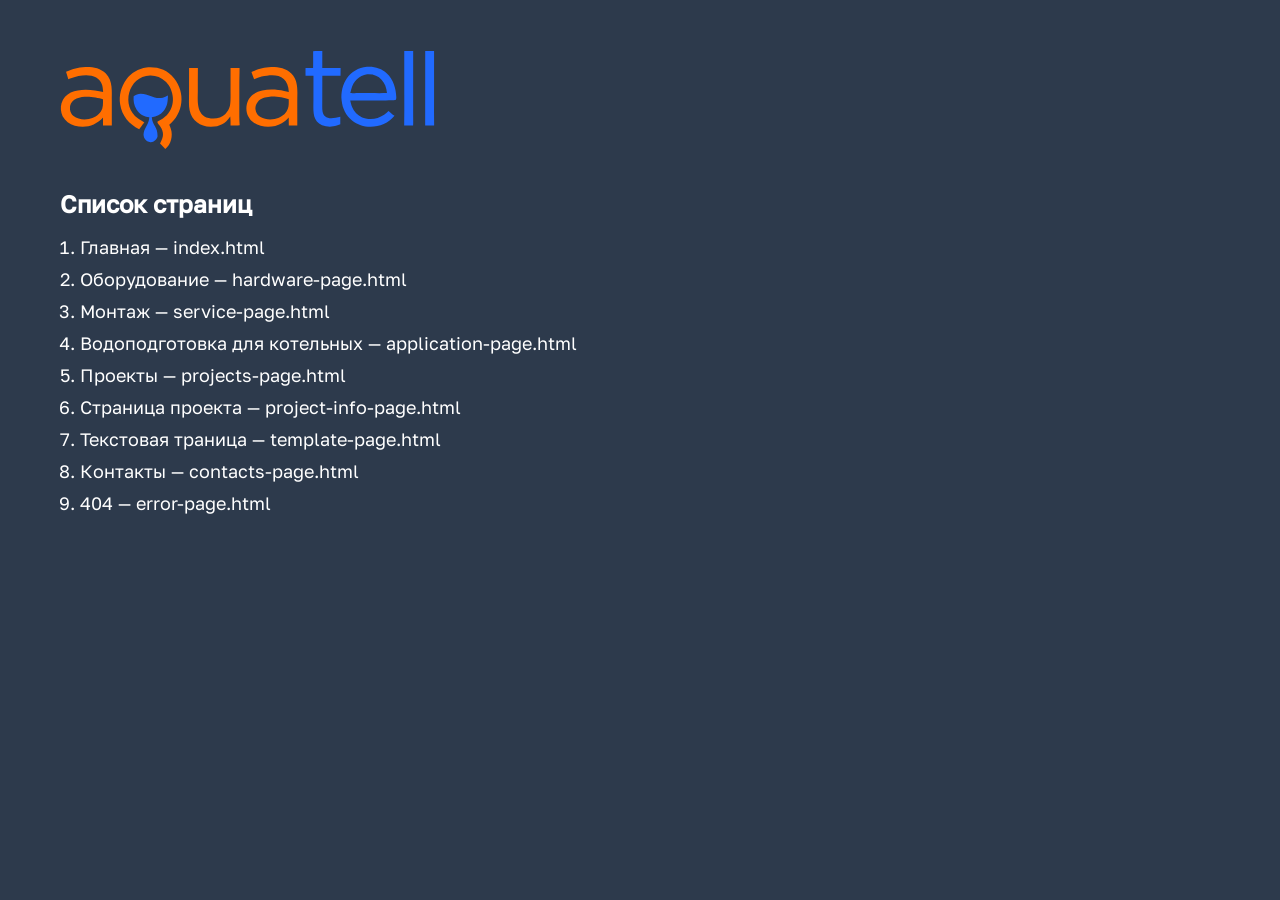
<file: sitemap.html>
<!DOCTYPE html>
<html lang="ru">
  <head>
    <title>Список страниц</title>
    <meta charset="utf-8">
    <meta name="viewport" content="width=device-width, initial-scale=1.0">
    <meta http-equiv="X-UA-Compatible" content="ie=edge">
    <meta name="description" content="Aquatell - Производство систем промышленной водоподготовки">
    <meta name="apple-mobile-web-app-title" content="Aquatell">
    <meta name="theme-color" content="#00000003;">
    <meta name="msapplication-navbutton-color" content="#00000003;">
    <meta name="apple-mobile-web-app-status-bar-style" content="default">
    <link rel="icon" type="image/png" href="img/favicon/favicon-96x96.png" sizes="96x96">
    <link rel="icon" type="image/svg+xml" href="img/favicon/favicon.svg">
    <link rel="shortcut icon" href="img/favicon/favicon.ico">
    <link rel="apple-touch-icon" sizes="180x180" href="img/favicon/apple-touch-icon.png">
    <link rel="manifest" href="img/favicon/site.webmanifest" crossorigin="use-credentials">
    <link rel="stylesheet" href="css/style.min.css">
  </head>
  <body>
    <div class="visually-hidden"><svg xmlns="http://www.w3.org/2000/svg" xmlns:xlink="http://www.w3.org/1999/xlink"><defs>
<clipPath id="clip0_566_2673">
<rect width="24" height="24" fill="CurrentColor"/>
</clipPath>

    <clipPath id="clip0_981_2372">
      <rect width="24" height="24" fill="CurrentColor"/>
    </clipPath>
  
<clipPath id="clip0_566_2663">
<rect width="24" height="24" fill="CurrentColor"/>
</clipPath>
</defs><symbol id="icon-arrow-right" viewBox="0 0 8 15"><g fill="none">
  <path d="M0.00180292 1.15557L1.1344 -0.00028038L7.3034 6.29913C7.40284 6.40006 7.48176 6.52009 7.53561 6.65231C7.58946 6.78452 7.61719 6.92631 7.61719 7.06951C7.61719 7.21272 7.58946 7.3545 7.53561 7.48672C7.48176 7.61893 7.40284 7.73896 7.3034 7.8399L1.1344 14.1426L0.00287008 12.9867L5.79291 7.07115L0.00180292 1.15557Z" fill="CurrentColor"/>
</g></symbol><symbol id="icon-arrow-top-right" viewBox="0 0 20 20"><g fill="none">
  <path d="M18.207 18.5V1H0.707031M18.207 1L0.707031 18.5" stroke="CurrentColor" stroke-width="2"/>
</g></symbol><symbol id="icon-attach" viewBox="0 0 20 20"><g fill="none">
<path d="M16.3383 8.73415L16.4525 8.62082C17.1237 7.94757 17.5006 7.03567 17.5006 6.08499C17.5006 5.13431 17.1237 4.22241 16.4525 3.54915C15.7796 2.87733 14.8675 2.5 13.9167 2.5C12.9658 2.5 12.0537 2.87733 11.3808 3.54915L3.54915 11.3808C2.87733 12.0537 2.5 12.9658 2.5 13.9167C2.5 14.8675 2.87733 15.7796 3.54915 16.4525C4.22241 17.1237 5.13431 17.5006 6.08499 17.5006C7.03567 17.5006 7.94757 17.1237 8.62082 16.4525L13.9133 11.1558C14.1861 10.8819 14.3716 10.5333 14.4466 10.1541C14.5216 9.77488 14.4827 9.38194 14.3348 9.02479C14.1869 8.66764 13.9366 8.36226 13.6154 8.14712C13.2942 7.93198 12.9166 7.81671 12.53 7.81582C12.0111 7.81613 11.5136 8.02233 11.1467 8.38915L5.59915 13.9358" stroke="CurrentColor" stroke-width="1.5" stroke-miterlimit="10" stroke-linecap="round" stroke-linejoin="round"/>
</g></symbol><symbol id="icon-breadcrumb" viewBox="0 0 6 9"><g fill="none">
  <path d="M0.5 0.5L4.5 4.5L0.5 8.5" stroke="CurrentColor" stroke-linecap="round"/>
</g></symbol><symbol id="icon-check" viewBox="0 0 10 7"><g fill="none">
<path d="M1 2.42857L4.13043 5L9 1" stroke="CurrentColor" stroke-width="2" stroke-linecap="round"/>
</g></symbol><symbol id="icon-cross" viewBox="0 0 30 30"><g fill="none">
  <path fill-rule="evenodd" clip-rule="evenodd" d="M6.83667 6.83667C7.01246 6.66111 7.25074 6.5625 7.49918 6.5625C7.74761 6.5625 7.98589 6.66111 8.16168 6.83667L23.1617 21.8367C23.2538 21.9225 23.3277 22.026 23.3789 22.141C23.4301 22.256 23.4577 22.3801 23.4599 22.506C23.4621 22.6319 23.439 22.7569 23.3918 22.8737C23.3447 22.9904 23.2745 23.0965 23.1855 23.1855C23.0965 23.2745 22.9904 23.3447 22.8737 23.3918C22.7569 23.439 22.6319 23.4621 22.506 23.4599C22.3801 23.4577 22.256 23.4301 22.141 23.3789C22.026 23.3277 21.9225 23.2538 21.8367 23.1617L6.83667 8.16168C6.66111 7.98589 6.5625 7.74761 6.5625 7.49918C6.5625 7.25074 6.66111 7.01246 6.83667 6.83667Z" fill="CurrentColor"/>
  <path fill-rule="evenodd" clip-rule="evenodd" d="M23.1626 6.83667C23.3381 7.01246 23.4367 7.25074 23.4367 7.49918C23.4367 7.74761 23.3381 7.98589 23.1626 8.16168L8.16255 23.1617C7.98483 23.3273 7.74978 23.4174 7.5069 23.4131C7.26402 23.4089 7.03229 23.3105 6.86052 23.1387C6.68876 22.9669 6.59037 22.7352 6.58608 22.4923C6.5818 22.2495 6.67195 22.0144 6.83755 21.8367L21.8376 6.83667C22.0133 6.66111 22.2516 6.5625 22.5001 6.5625C22.7485 6.5625 22.9868 6.66111 23.1626 6.83667Z" fill="CurrentColor"/>
</g></symbol><symbol id="icon-delete" viewBox="0 0 16 16"><g fill="none">
<path d="M12 4L4 12M4 4L12 12" stroke="#CE4242" stroke-width="2" stroke-linecap="round" stroke-linejoin="round"/>
</g></symbol><symbol id="icon-download" viewBox="0 0 24 24"><g fill="none">
<path d="M12 16L7 11L8.4 9.55L11 12.15V4H13V12.15L15.6 9.55L17 11L12 16ZM6 20C5.45 20 4.97917 19.8042 4.5875 19.4125C4.19583 19.0208 4 18.55 4 18V15H6V18H18V15H20V18C20 18.55 19.8042 19.0208 19.4125 19.4125C19.0208 19.8042 18.55 20 18 20H6Z" fill="CurrentColor"/>
</g></symbol><symbol id="icon-loc" viewBox="0 0 24 24"><g fill="none">
<g clip-path="url(#clip0_566_2673)">
<path d="M12 2C8.13 2 5 5.13 5 9C5 10.74 5.5 12.37 6.41 13.84C7.36 15.38 8.61 16.7 9.57 18.24C10.04 18.99 10.38 19.69 10.74 20.5C11 21.05 11.21 22 12 22C12.79 22 13 21.05 13.25 20.5C13.62 19.69 13.95 18.99 14.42 18.24C15.38 16.71 16.63 15.39 17.58 13.84C18.5 12.37 19 10.74 19 9C19 5.13 15.87 2 12 2ZM12 11.75C10.62 11.75 9.5 10.63 9.5 9.25C9.5 7.87 10.62 6.75 12 6.75C13.38 6.75 14.5 7.87 14.5 9.25C14.5 10.63 13.38 11.75 12 11.75Z" fill="CurrentColor"/>
</g>

</g></symbol><symbol id="icon-mail" viewBox="0 0 24 24"><g fill="none">
  <g clip-path="url(#clip0_981_2372)">
    <path d="M20 4H4C2.9 4 2.01 4.9 2.01 6L2 18C2 19.1 2.9 20 4 20H20C21.1 20 22 19.1 22 18V6C22 4.9 21.1 4 20 4ZM20 8L12 13L4 8V6L12 11L20 6V8Z" fill="CurrentColor"/>
  </g>
  
</g></symbol><symbol id="icon-max" viewBox="0 0 16 16"><g fill="none">
<path fill-rule="evenodd" clip-rule="evenodd" d="M8.17189 15.9543C6.60169 15.9543 5.87199 15.7241 4.60362 14.8032C3.80132 15.8392 1.26075 16.6489 1.14995 15.2637C1.14995 14.2239 0.92072 13.3452 0.660929 12.3859C0.351482 11.2041 0 9.888 0 7.98102C0 3.42646 3.72111 0 8.12987 0C12.5424 0 16 3.59529 16 8.02321C16.0148 12.3827 12.5125 15.9311 8.17189 15.9543ZM8.23685 3.93678C6.08977 3.82552 4.41641 5.31812 4.04583 7.6587C3.7402 9.59641 4.2827 11.9562 4.74497 12.079C4.96655 12.1327 5.52434 11.6799 5.87199 11.3307C6.44687 11.7296 7.11631 11.9691 7.81279 12.0252C10.0375 12.1327 11.9385 10.4317 12.0878 8.19974C12.1748 5.96306 10.4619 4.06863 8.23685 3.94063V3.93678Z" fill="CurrentColor"/>
</g></symbol><symbol id="icon-minus" viewBox="0 0 18 18"><g fill="none">
  <path d="M3.75 9H14.25" stroke="CurrentColor" stroke-linecap="round" stroke-linejoin="round"/>
</g></symbol><symbol id="icon-plus" viewBox="0 0 18 18"><g fill="none">
  <path d="M9 3.75V14.25" stroke="CurrentColor" stroke-linecap="round" stroke-linejoin="round"/>
  <path d="M3.75 9H14.25" stroke="CurrentColor" stroke-linecap="round" stroke-linejoin="round"/>
</g></symbol><symbol id="icon-tel" viewBox="0 0 24 24"><g fill="none">
<g clip-path="url(#clip0_566_2663)">
<path d="M6.62 10.79C8.06 13.62 10.38 15.93 13.21 17.38L15.41 15.18C15.68 14.91 16.08 14.82 16.43 14.94C17.55 15.31 18.76 15.51 20 15.51C20.55 15.51 21 15.96 21 16.51V20C21 20.55 20.55 21 20 21C10.61 21 3 13.39 3 4C3 3.45 3.45 3 4 3H7.5C8.05 3 8.5 3.45 8.5 4C8.5 5.25 8.7 6.45 9.07 7.57C9.18 7.92 9.1 8.31 8.82 8.59L6.62 10.79Z" fill="CurrentColor"/>
</g>

</g></symbol><symbol id="icon-tg" viewBox="0 0 26 26"><g fill="none">
<path d="M21.1821 3.24611C20.9213 3.26545 20.6653 3.32663 20.424 3.42729H20.4207C20.1892 3.51911 19.0882 3.98223 17.4145 4.68423L11.4166 7.21029C7.11281 9.02217 2.88213 10.8064 2.88213 10.8064L2.9325 10.7869C2.9325 10.7869 2.64081 10.8828 2.33613 11.0916C2.14746 11.2108 1.98539 11.3677 1.86 11.5523C1.7105 11.7717 1.59025 12.1072 1.63494 12.4542C1.70806 13.0408 2.08831 13.3926 2.36131 13.5868C2.63756 13.7834 2.90081 13.8752 2.90081 13.8752H2.90731L6.87475 15.2118C7.05269 15.783 8.08375 19.1727 8.33156 19.9535C8.47781 20.4199 8.62 20.7116 8.79794 20.9342C8.88298 21.048 8.98562 21.143 9.10587 21.2194C9.16833 21.257 9.23556 21.2859 9.30575 21.3055L9.26512 21.2958C9.27731 21.299 9.28706 21.3088 9.296 21.312C9.3285 21.321 9.35044 21.3242 9.39187 21.3307C10.0199 21.5209 10.5245 21.1309 10.5245 21.1309L10.5529 21.1081L12.8954 18.9753L16.8214 21.9872L16.9107 22.0254C17.7289 22.3845 18.5577 22.1847 18.9956 21.832C19.4368 21.477 19.6082 21.0228 19.6082 21.0228L19.6367 20.9497L22.6706 5.40736C22.7567 5.02386 22.7786 4.66473 22.6836 4.31617C22.586 3.96315 22.3596 3.65959 22.049 3.46548C21.7886 3.30704 21.4865 3.23061 21.1821 3.24611ZM21.1 4.91173C21.0967 4.96292 21.1065 4.95723 21.0837 5.05554V5.06448L18.0783 20.4451C18.0653 20.467 18.0434 20.515 17.9832 20.5629C17.9199 20.6133 17.8695 20.645 17.6054 20.5402L12.8036 16.8587L9.90294 19.5026L10.5123 15.6107L18.3578 8.29823C18.6812 7.99761 18.5731 7.93423 18.5731 7.93423C18.5959 7.56536 18.0848 7.82617 18.0848 7.82617L8.19181 13.9549L8.18856 13.9386L3.44681 12.342V12.3388L3.43463 12.3364L3.459 12.3266L3.485 12.3136L3.51019 12.3047C3.51019 12.3047 7.74412 10.5204 12.0479 8.70854C14.2027 7.80098 16.3737 6.88692 18.0434 6.18167C19.0336 5.76486 20.0249 5.35048 21.0171 4.93854C21.0837 4.91254 21.0521 4.91173 21.1 4.91173Z" fill="CurrentColor"/>
</g></symbol><symbol id="icon-update" viewBox="0 0 20 20"><g fill="none">
<path d="M17 8.06603V3.82604L15.3013 5.52604C14.2598 4.312 12.8342 3.49172 11.2618 3.2018C9.68938 2.91189 8.06521 3.16985 6.65978 3.93272C5.25434 4.69559 4.15248 5.91732 3.53771 7.39441C2.92295 8.87151 2.8324 10.5148 3.28114 12.0506C3.72988 13.5864 4.69082 14.922 6.00392 15.8349C7.31701 16.7478 8.90299 17.1829 10.4977 17.0678C12.0924 16.9527 13.5996 16.2943 14.7681 15.2022C15.9367 14.1101 16.6962 12.6504 16.9201 11.066H15.5112C15.29 12.3308 14.6435 13.4818 13.6789 14.3284C12.7143 15.1749 11.4895 15.6661 10.2077 15.7203C8.92592 15.7746 7.66408 15.3888 6.63146 14.6269C5.59883 13.8649 4.85746 12.7726 4.53029 11.5311C4.20312 10.2896 4.3098 8.97349 4.83264 7.80099C5.35548 6.62849 6.26308 5.67006 7.40491 5.08465C8.54675 4.49923 9.85423 4.322 11.1105 4.58235C12.3668 4.84269 13.4965 5.52497 14.3121 6.51603L12.7633 8.06603H17Z" fill="CurrentColor"/>
</g></symbol><symbol id="logo-xl" viewBox="0 0 492 626"><g fill="none">
<path d="M211.509 1.33591C297.919 -6.02332 376.091 16.4166 431.369 83.7523C524.327 196.985 506.338 349.351 393.322 440.525C398.068 451.453 402.365 461.837 406.236 473.09C423.88 524.379 408.321 592.644 361.981 625.441C349.715 611.939 333.392 596.776 320.258 582.876C348.955 534.083 354.72 500.567 319.31 450.179C311.908 439.645 299.008 430.331 299.004 417.476C305.122 412.671 318.485 406.235 325.901 402.151C427.397 346.255 447.846 236.392 393.189 142.346C384.172 128.499 375.785 118.942 363.417 107.624C330.331 76.8516 285.796 60.4565 240.025 62.2014C66.0344 67.4062 6.35844 297.494 145.529 391.048C160.74 401.272 182.084 409.918 195.105 421.783C176.468 441.75 170.271 453.986 154.139 474.376C74.9509 437.529 15.5594 368.942 2.88843 283.048C-7.44944 215.741 10.2049 147.204 51.9581 92.5589C90.3999 42.6036 147.885 9.73471 211.509 1.33591Z" fill="#FF6E00"/>
<path d="M166.87 202.779C237.174 206.089 275.657 247.328 342.779 232.564C354.229 230.046 371.622 221.245 383.051 216.211C381.387 262.453 379.835 296.914 348.134 335.049C324.748 363.181 291.511 379.234 254.385 382.7C260.26 449.675 301.624 452.778 300.408 528.22C295.226 552.862 270.904 575.632 243.4 573.299C207.681 570.272 182.279 536.493 190.538 501.307C201.431 454.899 232.358 433.379 235.094 382.673C189.089 374.394 159.699 362.05 133.431 322.427C112.009 290.117 107.869 260.111 110.244 222.324C127.905 208.147 144.927 203.996 166.87 202.779Z" fill="#216AFF"/>
</g></symbol><symbol id="logo" viewBox="0 0 155 41"><g fill="none">
  <path fill-rule="evenodd" clip-rule="evenodd" d="M10.7679 6.70391C13.6595 6.69129 16.5956 7.30012 18.6946 9.44911C21.6689 12.4942 21.1608 17.0765 21.1604 20.9896L21.1704 31.1564C19.9845 31.1922 18.6939 31.1684 17.4996 31.1676L17.5176 27.8272C14.3684 31.269 10.3062 32.3941 5.79031 31.2415C3.51599 30.6609 1.89294 29.3942 0.73085 27.3254C-0.026349 25.6341 -0.228202 23.6874 0.281376 21.9089C2.33406 14.7456 12.3624 15.765 17.5629 17.1652C17.494 16.3115 17.401 15.2265 17.2049 14.4305C15.846 8.9132 8.49902 9.64601 4.5356 11.3051C4.07466 11.4981 3.5797 11.6468 3.10107 11.7692C2.83565 10.787 2.44782 9.72539 2.15963 8.7039C5.4502 7.40207 6.66914 6.97882 10.2364 6.73143C10.413 6.71355 10.5905 6.70438 10.7679 6.70391ZM17.4913 20.1907C15.6082 19.4629 11.8127 18.9144 9.82666 19.158C6.87077 19.365 3.50784 20.671 3.7983 24.3268C3.88648 25.4529 4.4164 26.4959 5.26901 27.2209C6.90711 28.622 9.61569 28.9116 11.6452 28.4685C13.6818 28.0102 15.4236 27.1619 16.6218 25.3312C17.6606 23.7443 17.511 22.0164 17.4913 20.1907Z" fill="#FF6E00"/>
  <path fill-rule="evenodd" clip-rule="evenodd" d="M87.6775 6.71295C90.5322 6.70731 93.574 7.2928 95.6929 9.38802C98.7555 12.4166 98.1665 16.895 98.1656 20.8694L98.1722 31.17L94.6477 31.1674L94.6063 27.7793C93.6899 28.7215 92.8449 29.5346 91.7083 30.2099C88.0774 32.3667 82.6541 32.1951 79.3732 29.4194C78.6761 28.8294 78.2339 28.1139 77.7785 27.3323C77.0672 25.8313 76.8593 24.1347 77.1867 22.5021C78.5181 15.592 87.4159 15.5555 92.6802 16.718C93.3379 16.8631 93.9965 16.9963 94.6561 17.1309C94.4011 9.983 89.0681 9.26949 83.3268 10.7133C82.2871 10.9748 81.27 11.4329 80.2454 11.7715C79.8117 10.844 79.4721 9.7675 79.1381 8.79042C82.2854 7.42614 83.8848 6.94908 87.3398 6.73161C87.4517 6.71966 87.5646 6.71342 87.6775 6.71295ZM94.6345 20.2267C92.7687 19.4981 88.7323 18.8671 86.7697 19.1565C84.9227 19.3315 83.0024 19.7681 81.7483 21.3011C81.0323 22.166 80.6915 23.2883 80.8025 24.4128C81.1469 28.1965 85.7752 29.109 88.7841 28.4403C90.8089 27.9552 92.6381 27.0169 93.7625 25.1761C94.7946 23.4869 94.5978 22.109 94.6345 20.2267Z" fill="#FF6E00"/>
  <path fill-rule="evenodd" clip-rule="evenodd" d="M127.124 6.62587C130.199 6.38929 133.081 7.25371 135.372 9.37919C138.044 11.8574 139.111 15.5433 139.267 19.1199C139.286 19.5528 139.301 20.1686 138.988 20.5046C138.716 20.7958 122.098 20.6203 120.146 20.6773C120.467 22.2142 120.786 23.3856 121.629 24.7389C122.759 26.5201 124.537 27.7744 126.575 28.2276C129.356 28.8606 131.873 28.2101 134.234 26.6933C134.904 26.1808 135.442 25.6627 136.054 25.0864C136.919 25.7642 137.545 26.4957 138.548 27.0792L138.529 27.1026C134.407 32.3004 126.016 33.3018 120.902 29.0735C118.447 27.0021 116.901 24.026 116.601 20.7977C115.903 13.7497 119.822 7.35956 127.072 6.63304C127.093 6.62931 127.1 6.62779 127.124 6.62587ZM135.412 17.5854C135.079 12.8996 131.942 9.39598 127.143 9.77376C123.748 10.3513 121.536 12.584 120.583 15.9704C120.43 16.5154 120.384 16.8806 120.186 17.4325L120.254 17.5369C120.894 17.6706 122.5 17.6239 123.226 17.6233L128.465 17.6163C130.718 17.6169 133.179 17.6605 135.412 17.5854Z" fill="#216AFF"/>
  <path d="M35.5156 6.91129C40.0282 6.50932 44.1107 7.735 46.9975 11.4129C51.8521 17.5977 50.9126 25.92 45.0105 30.8999C45.2584 31.4968 45.4828 32.0639 45.685 32.6786C46.6064 35.48 45.7938 39.2086 43.3738 41C42.7332 40.2625 41.8808 39.4343 41.1949 38.6751C42.6935 36.01 42.9946 34.1793 41.1454 31.4272C40.7588 30.8518 40.0851 30.3431 40.0849 29.6409C40.4044 29.3785 41.1023 29.027 41.4895 28.8039C46.79 25.7509 47.858 19.7501 45.0036 14.6133C44.5327 13.857 44.0947 13.3349 43.4488 12.7168C41.7209 11.036 39.3951 10.1405 37.0048 10.2358C27.9184 10.5201 24.8018 23.0875 32.0698 28.1974C32.8642 28.7559 33.9789 29.2281 34.6589 29.8762C33.6856 30.9668 33.362 31.6351 32.5195 32.7488C28.384 30.7362 25.2824 26.99 24.6206 22.2985C24.0808 18.6221 25.0027 14.8786 27.1832 11.8939C29.1908 9.16533 32.1929 7.37003 35.5156 6.91129Z" fill="#FF6E00"/>
  <path d="M53.2415 7.10753C54.4629 7.05935 55.6858 7.05772 56.9074 7.10265L56.9025 7.41189C56.8701 10.5038 56.8605 13.5958 56.8736 16.6879C56.8702 20.6939 56.1816 26.7252 61.3474 28.0216C63.728 28.6191 66.517 28.17 68.316 26.3528C69.2425 25.4136 69.898 24.2346 70.2115 22.9436C70.5891 21.3786 70.4566 18.0687 70.4552 16.3357L70.4621 7.08956C71.5263 7.07111 73.1804 7.01977 74.2 7.12665C74.2263 9.32774 74.1065 11.8143 74.1104 14.0992L74.1045 23.6555C74.1043 26.2015 74.0575 28.5588 74.2489 31.1011C73.2146 31.2292 71.534 31.1677 70.4619 31.154C70.4599 29.9027 70.4891 28.5896 70.3492 27.3521C68.2562 30.3836 66.0428 31.5775 62.3705 31.6623C58.0265 31.7627 54.3673 29.2075 53.4672 24.7867C53.0573 22.7739 53.2309 19.972 53.2319 17.8507L53.2415 7.10753Z" fill="#FF6E00"/>
  <path d="M104.754 0.0698612C105.778 -0.0364749 107.48 0.00953347 108.56 0.0119711L108.552 7.0649L116.171 7.09071L116.124 10.3335L108.567 10.3255L108.549 20.0708C108.549 21.4721 108.508 22.8936 108.551 24.2927C108.704 29.1917 112.837 28.3794 116.037 27.5475L116.029 30.5979L114.592 31.1813C112.918 31.6437 111.797 31.7922 110.052 31.5058C104.127 30.1349 104.87 25.3883 104.872 20.4593L104.886 10.3421C103.792 10.3318 102.697 10.3362 101.602 10.3553C101.563 9.28386 101.589 8.14948 101.597 7.07302L104.734 7.07513C104.788 4.80492 104.749 2.35374 104.754 0.0698612Z" fill="#216AFF"/>
  <path d="M33.1843 17.9142C36.8559 18.0949 38.8656 20.3474 42.371 19.541C42.9689 19.4035 43.8773 18.9227 44.4742 18.6478C44.3872 21.1735 44.3062 23.0558 42.6506 25.1388C41.4293 26.6753 39.6936 27.5522 37.7547 27.7414C38.0615 31.3996 40.2217 31.5691 40.1582 35.6898C39.8876 37.0357 38.6174 38.2795 37.181 38.152C35.3156 37.9867 33.9891 36.1416 34.4204 34.2198C34.9892 31.685 36.6044 30.5096 36.7473 27.74C34.3447 27.2878 32.8099 26.6136 31.4381 24.4494C30.3193 22.6846 30.1031 21.0456 30.2271 18.9817C31.1495 18.2073 32.0384 17.9806 33.1843 17.9142Z" fill="#216AFF"/>
  <path d="M142.58 0.029939C143.785 0.000668916 145.079 0.0254177 146.29 0.0273391L146.277 21.1819L146.286 27.4845C146.288 28.6025 146.332 30.066 146.258 31.1616C145.023 31.1707 143.787 31.1659 142.551 31.1473C142.607 26.8958 142.623 22.6439 142.598 18.3922L142.58 0.029939Z" fill="#216AFF"/>
  <path d="M151.281 0.0243482C152.493 0.00580341 153.75 0.0227614 154.966 0.0226945L154.961 19.5091C154.96 23.3622 154.91 27.3318 155 31.1689L151.264 31.1712L151.281 0.0243482Z" fill="#216AFF"/>
</g></symbol></svg>
    </div>
    <div class="wrapper">
      <style>
        .container {
          padding-top: 50px;
          padding-bottom: 50px;
        }
        
        h1 {
          font-size: 24px;
          line-height: 28px;
        }
        
        h2 {
          font-size: 20px;
          line-height: 24px;
        }
        
        ol {
          padding: 0 0 0 20px;
        }
        
        li {
          font-size: 18px;
          line-height: 22px;
          margin: 0 0 10px;
        }
        
        li:last-child {
          margin: 0;
        }
        
        a {
          color: #fff;
          transition: opacity 0.3s ease;
        }
        
        a:hover {
          opacity: 0.7;
        }
        
        img {
          display: block;
          width: 375px;
          height: 100px;
          margin: 0 0 40px;
        
          object-fit: contain;
        }
        
        @media (max-width: 767px) {
          .container {
            padding-top: 20px;
            padding-bottom: 20px;
          }
        
          img {
            width: 260px;
            height: 70px;
          }
        }
        
      </style>
      <main>
        <div class="container"><img src="img/sprite/logo.svg" width="375" height="100" alt="Логотип проекта Globals">
          <h1>Список страниц</h1>
          <ol>
            <li><a href="index.html">Главная — index.html</a></li>
            <li><a href="hardware-page.html">Оборудование — hardware-page.html</a></li>
            <li><a href="service-page.html">Монтаж — service-page.html</a></li>
            <li><a href="application-page.html">Водоподготовка для котельных — application-page.html</a></li>
            <li><a href="projects-page.html">Проекты — projects-page.html</a></li>
            <li><a href="project-info-page.html">Страница проекта — project-info-page.html</a></li>
            <li><a href="template-page.html">Текстовая траница — template-page.html</a></li>
            <li><a href="contacts-page.html">Контакты — contacts-page.html</a></li>
            <li><a href="error-page.html">404 — error-page.html</a></li>
          </ol>
        </div>
      </main>
    </div>
    <div class="modal modal--questionnaire" data-modal="questionnaire">
      <div class="modal__wrapper">
        <div class="modal__overlay" data-close-modal></div>
        <div class="modal__content">
          <div class="questionnaire modal-cart">
            <form action="#" method="post" data-questionnaire data-validation>
              <div class="questionnaire__body" data-questionnaire-body>
                <ol class="questionnaire__list list-reset" data-questionnaire-list>
                  <li class="questionnaire__item is-active" data-step>
                    <div class="questionnaire-step">
                      <div class="questionnaire-step__counter" data-counter></div>
                      <fieldset class="questionnaire-step__group">
                        <legend class="questionnaire-step__title">Укажите источник водоснабжения</legend>
                        <div class="questionnaire-step__inner">
                          <div class="custom-checkbox">
                            <label>
                              <input type="checkbox" name="source"><span class="custom-checkbox__icon">
                                <svg width="10" height="7" aria-hidden="true">
                                  <use xlink:href="#icon-check"></use>
                                </svg></span><span class="custom-checkbox__label">Скважина</span><img src="img/content/questionnaire/img-01.png" width="246" height="190">
                            </label>
                          </div>
                          <div class="custom-checkbox">
                            <label>
                              <input type="checkbox" name="source"><span class="custom-checkbox__icon">
                                <svg width="10" height="7" aria-hidden="true">
                                  <use xlink:href="#icon-check"></use>
                                </svg></span><span class="custom-checkbox__label">Поверхностный источник</span><img src="img/content/questionnaire/img-02.png" width="246" height="190">
                            </label>
                          </div>
                          <div class="custom-checkbox">
                            <label>
                              <input type="checkbox" name="source"><span class="custom-checkbox__icon">
                                <svg width="10" height="7" aria-hidden="true">
                                  <use xlink:href="#icon-check"></use>
                                </svg></span><span class="custom-checkbox__label">Водопровод</span><img src="img/content/questionnaire/img-03.png" width="246" height="190">
                            </label>
                          </div>
                        </div>
                        <div class="custom-textarea">
                          <label><span class="custom-textarea__label">Другое</span>
                            <textarea name="user-text" placeholder="Введите текст"></textarea>
                          </label>
                        </div>
                        <div class="form-attachment">
                          <p class="form-attachment__text">Приложите анализ исходной воды (при наличии)</p>
                          <button class="form-attachment__btn btn-reset" type="button" data-attachment-btn>
                            <svg width="20" height="20" aria-hidden="true">
                              <use xlink:href="#icon-attach"></use>
                            </svg><span>Выбрать файл</span>
                          </button>
                          <div class="form-attachment__files" data-attachment-files></div>
                        </div>
                      </fieldset>
                      <div class="questionnaire__nav">
                        <button class="btn questionnaire__btn questionnaire__btn--next" type="button" data-btn-next>Далее
                        </button>
                      </div>
                    </div>
                  </li>
                  <li class="questionnaire__item" data-step>
                    <div class="questionnaire-step">
                      <div class="questionnaire-step__counter" data-counter></div>
                      <fieldset class="questionnaire-step__group">
                        <legend class="questionnaire-step__title">Для каких целей нужна водоподготовка?</legend>
                        <div class="questionnaire-step__inner">
                          <div class="custom-checkbox">
                            <label>
                              <input type="checkbox" name="purpose"><span class="custom-checkbox__icon">
                                <svg width="10" height="7" aria-hidden="true">
                                  <use xlink:href="#icon-check"></use>
                                </svg></span><span class="custom-checkbox__label">Для питьевых целей</span><img src="img/content/questionnaire/img-04.png" width="246" height="190">
                            </label>
                          </div>
                          <div class="custom-checkbox">
                            <label>
                              <input type="checkbox" name="purpose"><span class="custom-checkbox__icon">
                                <svg width="10" height="7" aria-hidden="true">
                                  <use xlink:href="#icon-check"></use>
                                </svg></span><span class="custom-checkbox__label">Пищевое производство</span><img src="img/content/questionnaire/img-05.png" width="246" height="190">
                            </label>
                          </div>
                          <div class="custom-checkbox">
                            <label>
                              <input type="checkbox" name="purpose"><span class="custom-checkbox__icon">
                                <svg width="10" height="7" aria-hidden="true">
                                  <use xlink:href="#icon-check"></use>
                                </svg></span><span class="custom-checkbox__label">Химическое производство</span><img src="img/content/questionnaire/img-06.png" width="246" height="190">
                            </label>
                          </div>
                          <div class="custom-checkbox">
                            <label>
                              <input type="checkbox" name="purpose"><span class="custom-checkbox__icon">
                                <svg width="10" height="7" aria-hidden="true">
                                  <use xlink:href="#icon-check"></use>
                                </svg></span><span class="custom-checkbox__label">Для котельной</span><img src="img/content/questionnaire/img-07.png" width="246" height="190">
                            </label>
                          </div>
                          <div class="custom-checkbox">
                            <label>
                              <input type="checkbox" name="purpose"><span class="custom-checkbox__icon">
                                <svg width="10" height="7" aria-hidden="true">
                                  <use xlink:href="#icon-check"></use>
                                </svg></span><span class="custom-checkbox__label">Тепличный комплекс</span><img src="img/content/questionnaire/img-08.png" width="246" height="190">
                            </label>
                          </div>
                          <div class="custom-checkbox">
                            <label>
                              <input type="checkbox" name="purpose"><span class="custom-checkbox__icon">
                                <svg width="10" height="7" aria-hidden="true">
                                  <use xlink:href="#icon-check"></use>
                                </svg></span><span class="custom-checkbox__label">Парфюмерия/косметика</span><img src="img/content/questionnaire/img-09.png" width="246" height="190">
                            </label>
                          </div>
                        </div>
                        <div class="custom-textarea">
                          <label><span class="custom-textarea__label">Другое</span>
                            <textarea name="user-text" placeholder="Введите текст"></textarea>
                          </label>
                        </div>
                      </fieldset>
                      <div class="questionnaire__nav">
                        <button class="btn questionnaire__btn questionnaire__btn--prev" type="button" data-btn-prev>Назад
                        </button>
                        <button class="btn questionnaire__btn questionnaire__btn--next" type="button" data-btn-next>Далее
                        </button>
                      </div>
                    </div>
                  </li>
                  <li class="questionnaire__item" data-step>
                    <div class="questionnaire-step">
                      <div class="questionnaire-step__counter" data-counter></div>
                      <fieldset class="questionnaire-step__group">
                        <legend class="questionnaire-step__title">Какая требуется производительность установки водоподготовки?</legend>
                        <div class="questionnaire-step__list">
                          <div class="custom-input">
                            <label><span class="custom-input__label">Часовая, м3/ч</span>
                              <input type="text" name="hours" placeholder="Введите значение" autocomplete="off">
                            </label>
                          </div>
                          <div class="custom-input">
                            <label><span class="custom-input__label">Суточная, м3/сут</span>
                              <input type="text" name="daily" placeholder="Введите значение" autocomplete="off">
                            </label>
                          </div>
                        </div>
                      </fieldset>
                      <button class="questionnaire__btn questionnaire__btn--skip btn-reset" type="button" data-btn-skip>Пропустить вопрос</button>
                      <div class="questionnaire__nav">
                        <button class="btn questionnaire__btn questionnaire__btn--prev" type="button" data-btn-prev>Назад
                        </button>
                        <button class="btn questionnaire__btn questionnaire__btn--next" type="button" data-btn-next>Далее
                        </button>
                      </div>
                    </div>
                  </li>
                  <li class="questionnaire__item" data-step>
                    <div class="questionnaire-step">
                      <div class="questionnaire-step__counter" data-counter></div>
                      <fieldset class="questionnaire-step__group">
                        <legend class="questionnaire-step__title">Какой требуется режим работы установки?</legend>
                        <div class="questionnaire-step__list">
                          <div class="custom-radio">
                            <label>
                              <input type="radio" name="mode" value="constant"><span class="custom-radio__icon"></span><span class="custom-radio__label">Непрерывный (24 часа в сутки)</span>
                            </label>
                          </div>
                          <div class="custom-radio">
                            <label>
                              <input type="radio" name="mode" value="regular"><span class="custom-radio__icon"></span><span class="custom-radio__label">Периодический (посменно)</span>
                            </label>
                          </div>
                        </div>
                      </fieldset>
                      <div class="questionnaire__nav">
                        <button class="btn questionnaire__btn questionnaire__btn--prev" type="button" data-btn-prev>Назад
                        </button>
                        <button class="btn questionnaire__btn questionnaire__btn--next" type="button" data-btn-next>Далее
                        </button>
                      </div>
                    </div>
                  </li>
                  <li class="questionnaire__item" data-step>
                    <div class="questionnaire-step">
                      <div class="questionnaire-step__counter" data-counter></div>
                      <fieldset class="questionnaire-step__group">
                        <legend class="questionnaire-step__title">Требуется ли сопутствующее оборудование?</legend>
                        <div class="questionnaire-step__list">
                          <div class="custom-checkbox">
                            <label>
                              <input type="checkbox" name="equipment"><span class="custom-checkbox__icon">
                                <svg width="10" height="7" aria-hidden="true">
                                  <use xlink:href="#icon-check"></use>
                                </svg></span><span class="custom-checkbox__label">Емкости</span>
                            </label>
                          </div>
                          <div class="custom-checkbox">
                            <label>
                              <input type="checkbox" name="equipment"><span class="custom-checkbox__icon">
                                <svg width="10" height="7" aria-hidden="true">
                                  <use xlink:href="#icon-check"></use>
                                </svg></span><span class="custom-checkbox__label">Насосная станция</span>
                            </label>
                          </div>
                          <div class="custom-checkbox">
                            <label>
                              <input type="checkbox" name="equipment"><span class="custom-checkbox__icon">
                                <svg width="10" height="7" aria-hidden="true">
                                  <use xlink:href="#icon-check"></use>
                                </svg></span><span class="custom-checkbox__label">Не требуется</span>
                            </label>
                          </div>
                        </div>
                        <div class="custom-textarea">
                          <label><span class="custom-textarea__label">Другое</span>
                            <textarea name="user-text" placeholder="Введите текст"></textarea>
                          </label>
                        </div>
                      </fieldset>
                      <div class="questionnaire__nav">
                        <button class="btn questionnaire__btn questionnaire__btn--prev" type="button" data-btn-prev>Назад
                        </button>
                        <button class="btn questionnaire__btn questionnaire__btn--next" type="button" data-btn-next>Далее
                        </button>
                      </div>
                    </div>
                  </li>
                  <li class="questionnaire__item" data-step>
                    <div class="questionnaire-step">
                      <div class="questionnaire-step__counter" data-counter></div>
                      <fieldset class="questionnaire-step__group">
                        <legend class="questionnaire-step__title">Помещение для монтажа установки водоподготовки:</legend>
                        <div class="questionnaire-step__list">
                          <div class="custom-radio">
                            <label>
                              <input type="radio" name="placement" value="exist"><span class="custom-radio__icon"></span><span class="custom-radio__label">Существующее</span>
                            </label>
                          </div>
                          <div class="custom-radio">
                            <label>
                              <input type="radio" name="placement" value="build"><span class="custom-radio__icon"></span><span class="custom-radio__label">Строится/проектируется</span>
                            </label>
                          </div>
                          <div class="custom-radio">
                            <label>
                              <input type="radio" name="placement" value="module"><span class="custom-radio__icon"></span><span class="custom-radio__label">Блочно-модульное исполнение</span>
                            </label>
                          </div>
                        </div>
                      </fieldset>
                      <div class="questionnaire__nav">
                        <button class="btn questionnaire__btn questionnaire__btn--prev" type="button" data-btn-prev>Назад
                        </button>
                        <button class="btn questionnaire__btn questionnaire__btn--next" type="button" data-btn-next>Далее
                        </button>
                      </div>
                    </div>
                  </li>
                  <li class="questionnaire__item" data-step>
                    <div class="questionnaire-step">
                      <div class="questionnaire-step__counter" data-counter></div>
                      <fieldset class="questionnaire-step__group">
                        <legend class="questionnaire-step__title">Какие дополнительные услуги потребуются?</legend>
                        <div class="questionnaire-step__list">
                          <div class="custom-checkbox">
                            <label>
                              <input type="checkbox" name="extras"><span class="custom-checkbox__icon">
                                <svg width="10" height="7" aria-hidden="true">
                                  <use xlink:href="#icon-check"></use>
                                </svg></span><span class="custom-checkbox__label">Проектирование</span>
                            </label>
                          </div>
                          <div class="custom-checkbox">
                            <label>
                              <input type="checkbox" name="extras"><span class="custom-checkbox__icon">
                                <svg width="10" height="7" aria-hidden="true">
                                  <use xlink:href="#icon-check"></use>
                                </svg></span><span class="custom-checkbox__label">Монтаж + пусконаладочные работы</span>
                            </label>
                          </div>
                          <div class="custom-checkbox">
                            <label>
                              <input type="checkbox" name="extras"><span class="custom-checkbox__icon">
                                <svg width="10" height="7" aria-hidden="true">
                                  <use xlink:href="#icon-check"></use>
                                </svg></span><span class="custom-checkbox__label">Доставка</span>
                            </label>
                          </div>
                          <div class="custom-checkbox">
                            <label>
                              <input type="checkbox" name="extras"><span class="custom-checkbox__icon">
                                <svg width="10" height="7" aria-hidden="true">
                                  <use xlink:href="#icon-check"></use>
                                </svg></span><span class="custom-checkbox__label">Не потребуются</span>
                            </label>
                          </div>
                        </div>
                      </fieldset>
                      <div class="questionnaire__nav">
                        <button class="btn questionnaire__btn questionnaire__btn--prev" type="button" data-btn-prev>Назад
                        </button>
                        <button class="btn questionnaire__btn questionnaire__btn--next" type="button" data-btn-next>Далее
                        </button>
                      </div>
                    </div>
                  </li>
                  <li class="questionnaire__item" data-step>
                    <div class="questionnaire-step">
                      <div class="questionnaire-step__counter" data-counter></div>
                      <fieldset class="questionnaire-step__group">
                        <legend class="questionnaire-step__title">Приложите, пожалуйста, дополнительную документацию, при ее наличии</legend>
                        <div class="questionnaire-step__block">
                          <div class="form-attachment">
                            <p class="form-attachment__text">Требования к очищенной воде</p>
                            <button class="form-attachment__btn btn-reset" type="button" data-attachment-btn>
                              <svg width="20" height="20" aria-hidden="true">
                                <use xlink:href="#icon-attach"></use>
                              </svg><span>Выбрать файл</span>
                            </button>
                            <div class="form-attachment__files" data-attachment-files></div>
                          </div>
                          <div class="form-attachment">
                            <p class="form-attachment__text">Габариты/план помещения</p>
                            <button class="form-attachment__btn btn-reset" type="button" data-attachment-btn>
                              <svg width="20" height="20" aria-hidden="true">
                                <use xlink:href="#icon-attach"></use>
                              </svg><span>Выбрать файл</span>
                            </button>
                            <div class="form-attachment__files" data-attachment-files></div>
                          </div>
                          <div class="form-attachment">
                            <p class="form-attachment__text">Техническое задание</p>
                            <button class="form-attachment__btn btn-reset" type="button" data-attachment-btn>
                              <svg width="20" height="20" aria-hidden="true">
                                <use xlink:href="#icon-attach"></use>
                              </svg><span>Выбрать файл</span>
                            </button>
                            <div class="form-attachment__files" data-attachment-files></div>
                          </div>
                        </div>
                      </fieldset>
                      <button class="questionnaire__btn questionnaire__btn--skip btn-reset" type="button" data-btn-skip>Пропустить вопрос</button>
                      <div class="questionnaire__nav">
                        <button class="btn questionnaire__btn questionnaire__btn--prev" type="button" data-btn-prev>Назад
                        </button>
                        <button class="btn questionnaire__btn questionnaire__btn--next" type="button" data-btn-next>Далее
                        </button>
                      </div>
                    </div>
                  </li>
                </ol>
                <div class="questionnaire__final" data-questionnaire-final>
                  <h2 class="modal-cart__title">Оставьте контактные данные</h2>
                  <p class="modal-cart__text">Подготовим и отправим вам персональное коммерческое предложение</p>
                  <div class="feedback-form">
                    <div class="feedback-form__inner">
                      <div class="custom-input" data-validation-type="phone">
                        <label>
                          <input type="tel" name="user-phone" placeholder="Номер телефона*" autocomplete="off">
                        </label>
                      </div>
                      <div class="custom-input">
                        <label>
                          <input type="email" name="user-email" placeholder="Электронная почта" autocomplete="off">
                        </label>
                      </div>
                    </div>
                    <button class="btn feedback-form__btn" type="submit">Подобрать оборудование
                    </button>
                    <div class="custom-checkbox" data-validation-type="checkbox">
                      <label>
                        <input type="checkbox" name="user-personal-data" checked><span class="custom-checkbox__icon">
                          <svg width="10" height="7" aria-hidden="true">
                            <use xlink:href="#icon-check"></use>
                          </svg></span><span class="custom-checkbox__label">Нажимая кнопку, Вы соглашаетесь с <a href='#'>политикой обработки персональных данных</a></span>
                      </label>
                    </div>
                    <div class="errors" data-validation-errors></div>
                  </div>
                </div>
              </div>
            </form>
          </div>
          <button class="btn-reset modal__close-button" type="button" arial-label="Закрыть попап" data-close-modal>
            <svg width="30" height="30" aria-hidden="true">
              <use xlink:href="#icon-cross"></use>
            </svg>
          </button>
        </div>
      </div>
    </div>
    <div class="modal modal--feedback" data-modal="modal-feedback">
      <div class="modal__wrapper">
        <div class="modal__overlay" data-close-modal></div>
        <div class="modal__content">
          <div class="modal-cart">
            <h2 class="modal-cart__title">Оставьте контактные данные</h2>
            <p class="modal-cart__text">Подготовим и отправим вам персональное коммерческое предложение</p>
            <div class="feedback-form">
              <form action="#" method="post" data-validation data-feedback-form>
                <div class="feedback-form__inner">
                  <div class="custom-input" data-validation-type="phone">
                    <label>
                      <input type="tel" name="user-phone" placeholder="Номер телефона*" autocomplete="off">
                    </label>
                  </div>
                  <div class="custom-input">
                    <label>
                      <input type="email" name="user-email" placeholder="Электронная почта" autocomplete="off">
                    </label>
                  </div>
                </div>
                <button class="btn feedback-form__btn" type="submit">Подобрать оборудование
                </button>
                <div class="custom-checkbox" data-validation-type="checkbox">
                  <label>
                    <input type="checkbox" name="user-personal-data" checked><span class="custom-checkbox__icon">
                      <svg width="10" height="7" aria-hidden="true">
                        <use xlink:href="#icon-check"></use>
                      </svg></span><span class="custom-checkbox__label">Нажимая кнопку, Вы соглашаетесь с <a href='#'>политикой обработки персональных данных</a></span>
                  </label>
                </div>
                <div class="errors" data-validation-errors></div>
              </form>
            </div>
          </div>
          <button class="btn-reset modal__close-button" type="button" arial-label="Закрыть попап" data-close-modal>
            <svg width="30" height="30" aria-hidden="true">
              <use xlink:href="#icon-cross"></use>
            </svg>
          </button>
        </div>
      </div>
    </div>
    <div class="modal modal--quick-feedback" data-modal="modal-quick-feedback">
      <div class="modal__wrapper">
        <div class="modal__overlay" data-close-modal></div>
        <div class="modal__content">
          <div class="modal-cart modal-cart--size-xs">
            <h2 class="modal-cart__title">Быстрая заявка</h2>
            <p class="modal-cart__text">Оставьте заявку и наш менеджер свяжется с вами</p>
            <div class="feedback-form">
              <form action="#" method="post" data-validation data-feedback-form>
                <div class="feedback-form__inner">
                  <div class="custom-input" data-validation-type="phone">
                    <label>
                      <input type="tel" name="user-phone" placeholder="Номер телефона*" autocomplete="off">
                    </label>
                  </div>
                  <div class="custom-input">
                    <label>
                      <input type="email" name="user-email" placeholder="Электронная почта" autocomplete="off">
                    </label>
                  </div>
                </div>
                <button class="btn feedback-form__btn" type="submit">Оставить заявку
                </button>
                <div class="custom-checkbox" data-validation-type="checkbox">
                  <label>
                    <input type="checkbox" name="user-personal-data" checked><span class="custom-checkbox__icon">
                      <svg width="10" height="7" aria-hidden="true">
                        <use xlink:href="#icon-check"></use>
                      </svg></span><span class="custom-checkbox__label">Нажимая кнопку, Вы соглашаетесь с <a href='#'>политикой обработки персональных данных</a></span>
                  </label>
                </div>
                <div class="errors" data-validation-errors></div>
              </form>
            </div>
          </div>
          <button class="btn-reset modal__close-button" type="button" arial-label="Закрыть попап" data-close-modal>
            <svg width="30" height="30" aria-hidden="true">
              <use xlink:href="#icon-cross"></use>
            </svg>
          </button>
        </div>
      </div>
    </div>
    <div class="modal modal--feedback-success" data-modal="feedback-success">
      <div class="modal__wrapper">
        <div class="modal__overlay" data-close-modal></div>
        <div class="modal__content">
          <div class="modal-cart modal-cart--size-xs">
            <h2 class="modal-cart__title">Заявка успешно отправлена</h2>
            <p class="modal-cart__text">Менеджер свяжется с вами в ближайшее время</p>
            <button class="btn modal-cart__btn" type="button" data-open-modal="modal-quick-feedback">Отправить повторно
            </button>
          </div>
          <button class="btn-reset modal__close-button" type="button" arial-label="Закрыть попап" data-close-modal>
            <svg width="30" height="30" aria-hidden="true">
              <use xlink:href="#icon-cross"></use>
            </svg>
          </button>
        </div>
      </div>
    </div>
    <script src="js/main.min.js"></script>
    <script src="js/vendor.min.js"></script>
  </body>
</html>
</file>
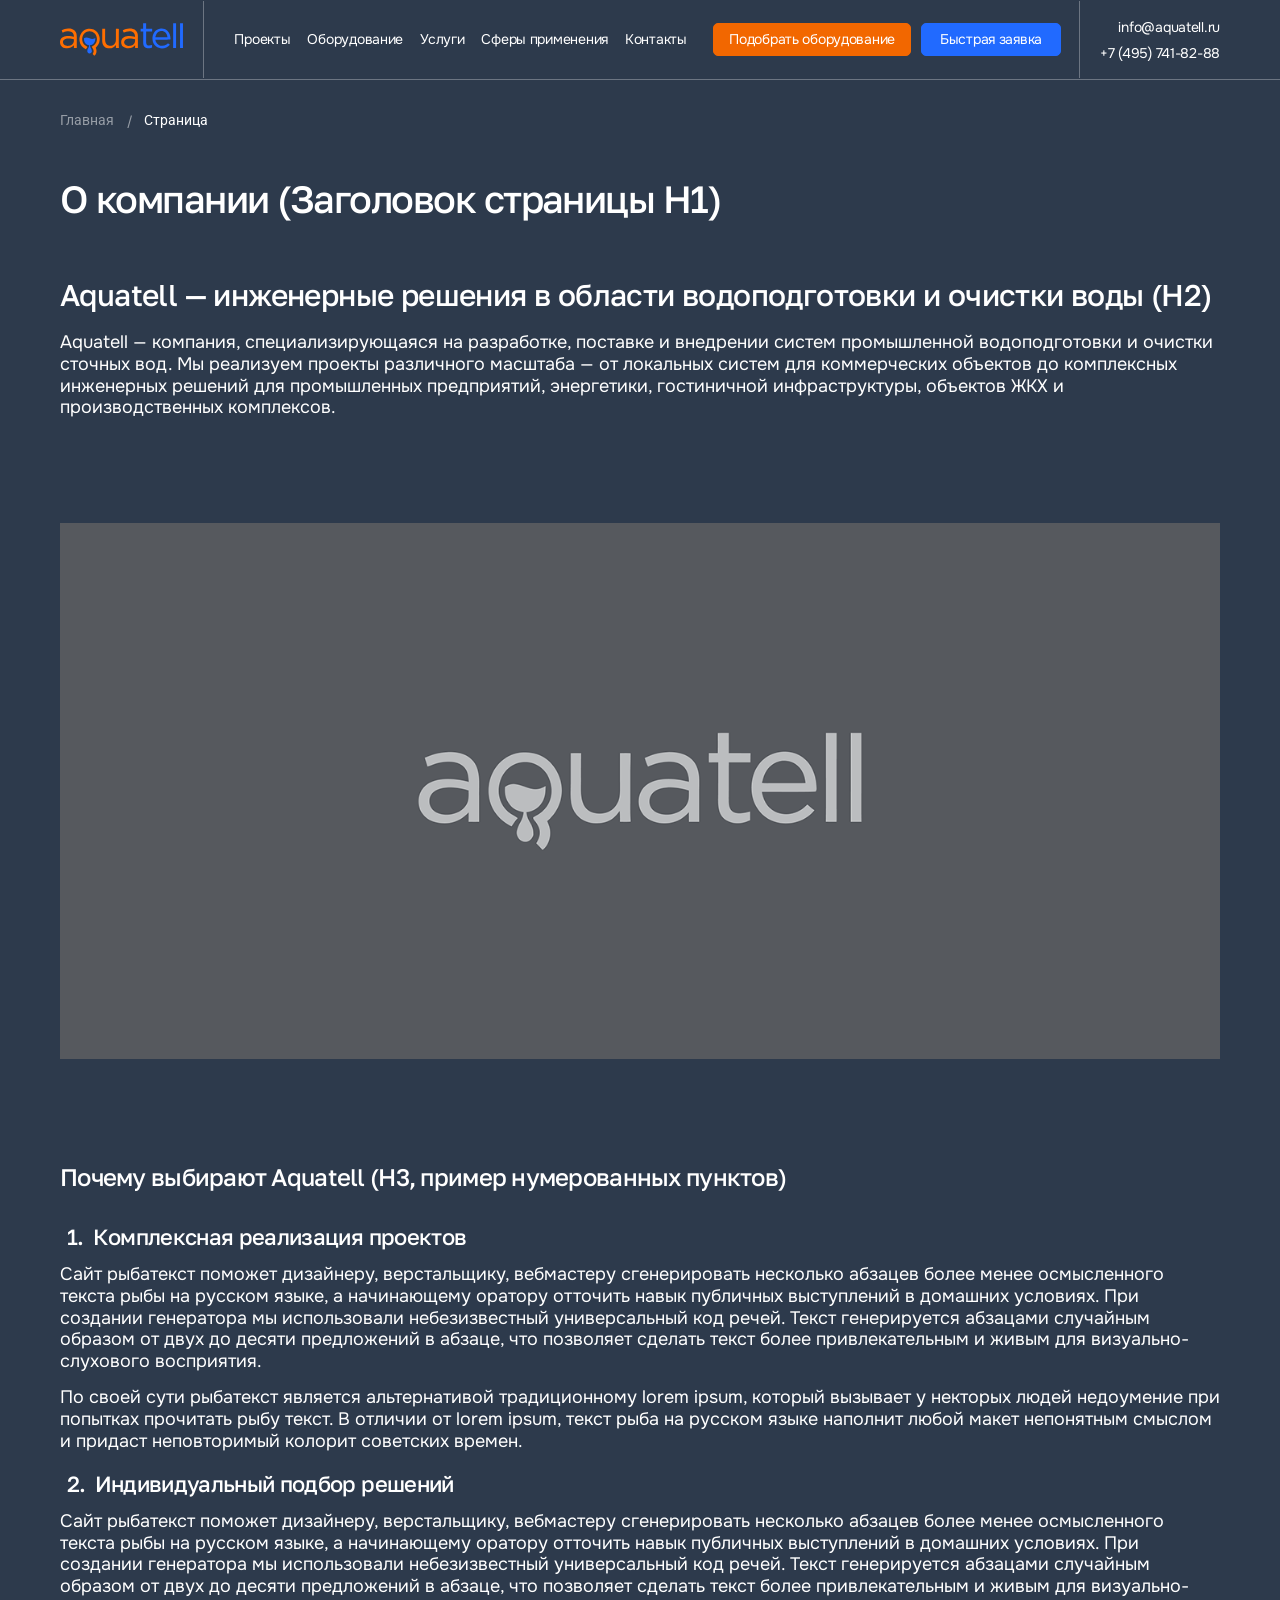
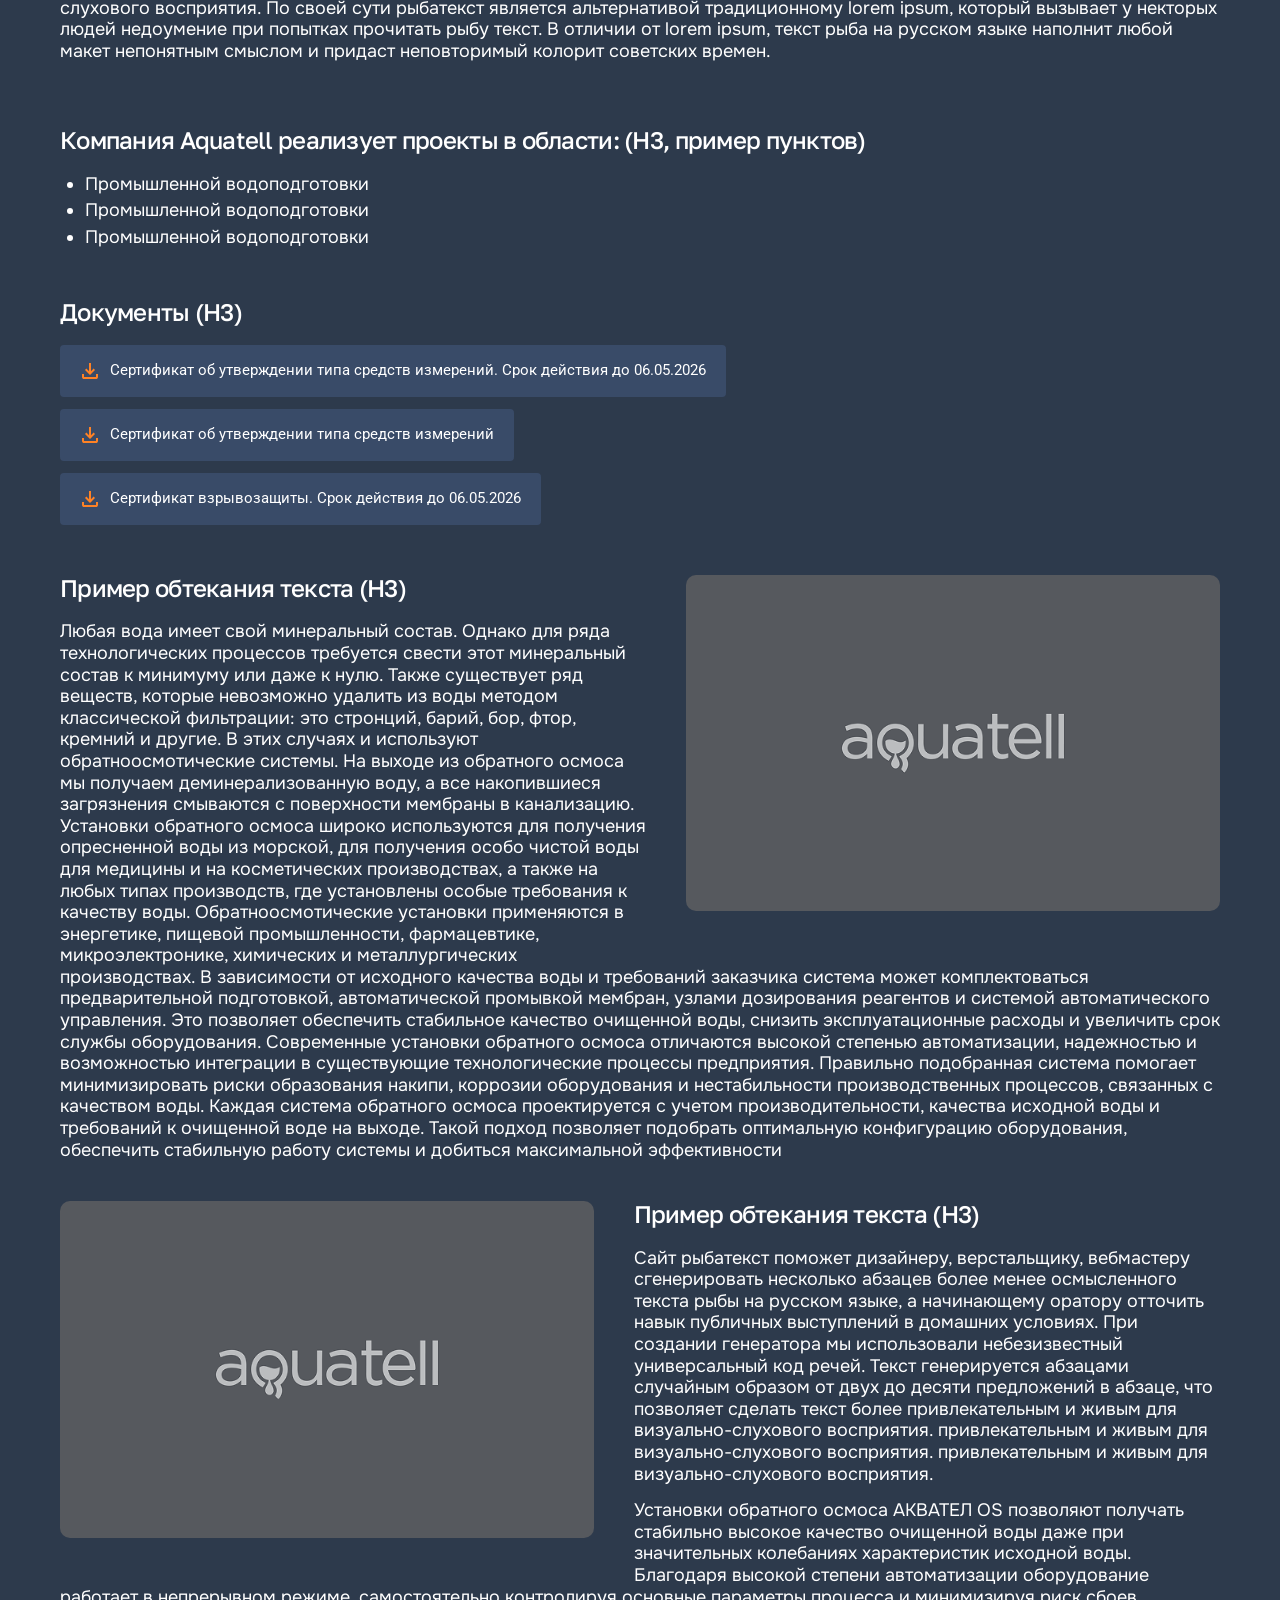
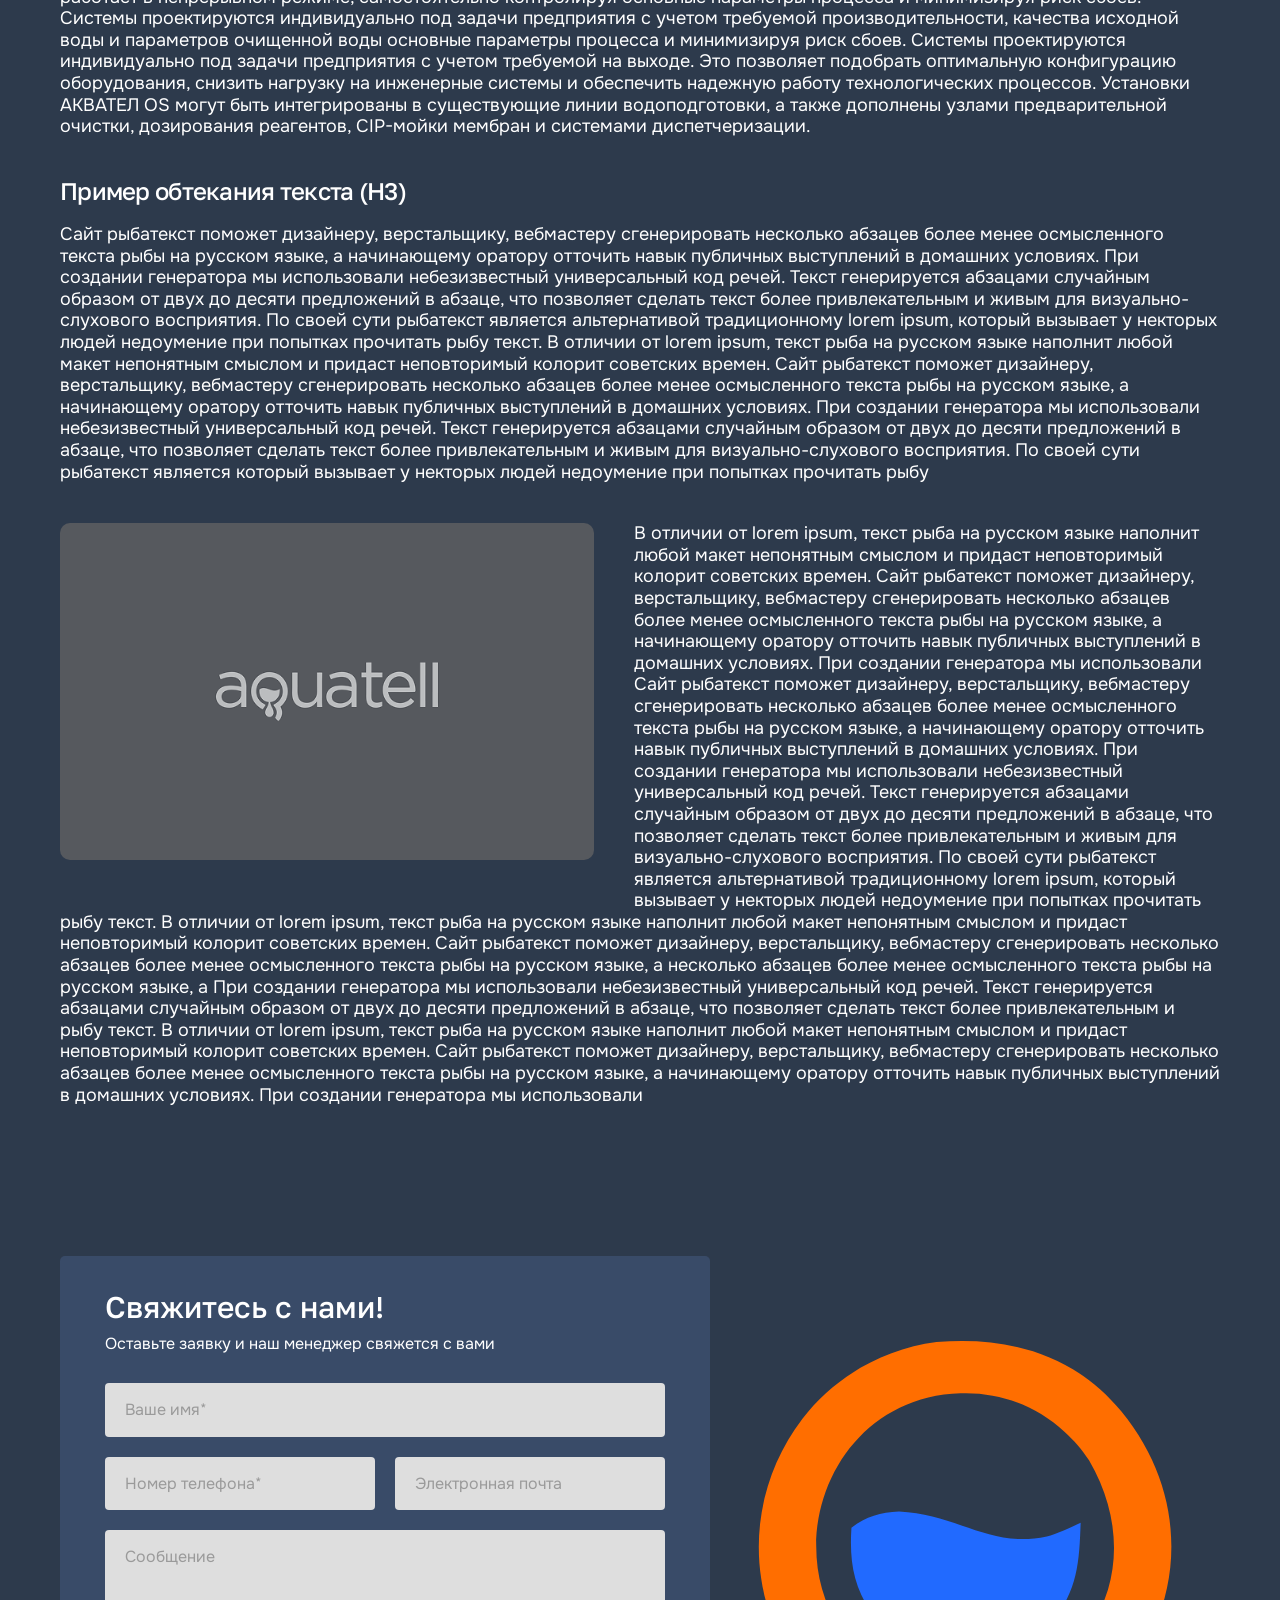
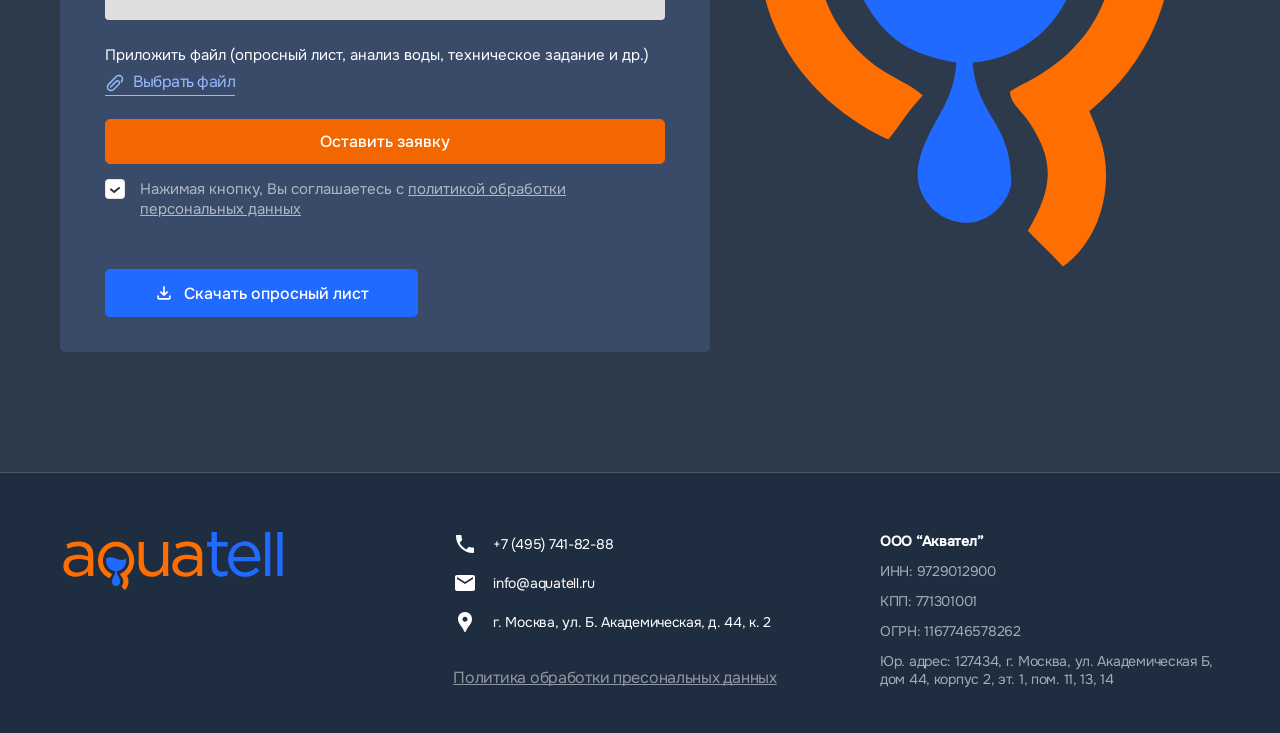
<file: template-page.html>
<!DOCTYPE html>
<html lang="ru">
  <head>
    <title>Страница</title>
    <meta charset="utf-8">
    <meta name="viewport" content="width=device-width, initial-scale=1.0">
    <meta http-equiv="X-UA-Compatible" content="ie=edge">
    <meta name="description" content="Aquatell - Производство систем промышленной водоподготовки">
    <meta name="apple-mobile-web-app-title" content="Aquatell">
    <meta name="theme-color" content="#00000003;">
    <meta name="msapplication-navbutton-color" content="#00000003;">
    <meta name="apple-mobile-web-app-status-bar-style" content="default">
    <link rel="icon" type="image/png" href="img/favicon/favicon-96x96.png" sizes="96x96">
    <link rel="icon" type="image/svg+xml" href="img/favicon/favicon.svg">
    <link rel="shortcut icon" href="img/favicon/favicon.ico">
    <link rel="apple-touch-icon" sizes="180x180" href="img/favicon/apple-touch-icon.png">
    <link rel="manifest" href="img/favicon/site.webmanifest" crossorigin="use-credentials">
    <meta property="og:title" content="Aquatell">
    <meta property="og:image" content="img/content/open-graph.png">
    <meta property="og:type" content="website">
    <meta property="og:url" content="https://test.ru/">
    <meta property="og:description" content="Aquatell — Производство систем промышленной водоподготовки">
    <meta property="og:image:width" content="1200">
    <meta property="og:image:height" content="630">
    <link rel="stylesheet" href="css/style.min.css">
  </head>
  <body>
    <div class="visually-hidden"><svg xmlns="http://www.w3.org/2000/svg" xmlns:xlink="http://www.w3.org/1999/xlink"><defs>
<clipPath id="clip0_566_2673">
<rect width="24" height="24" fill="CurrentColor"/>
</clipPath>

    <clipPath id="clip0_981_2372">
      <rect width="24" height="24" fill="CurrentColor"/>
    </clipPath>
  
<clipPath id="clip0_566_2663">
<rect width="24" height="24" fill="CurrentColor"/>
</clipPath>
</defs><symbol id="icon-arrow-right" viewBox="0 0 8 15"><g fill="none">
  <path d="M0.00180292 1.15557L1.1344 -0.00028038L7.3034 6.29913C7.40284 6.40006 7.48176 6.52009 7.53561 6.65231C7.58946 6.78452 7.61719 6.92631 7.61719 7.06951C7.61719 7.21272 7.58946 7.3545 7.53561 7.48672C7.48176 7.61893 7.40284 7.73896 7.3034 7.8399L1.1344 14.1426L0.00287008 12.9867L5.79291 7.07115L0.00180292 1.15557Z" fill="CurrentColor"/>
</g></symbol><symbol id="icon-arrow-top-right" viewBox="0 0 20 20"><g fill="none">
  <path d="M18.207 18.5V1H0.707031M18.207 1L0.707031 18.5" stroke="CurrentColor" stroke-width="2"/>
</g></symbol><symbol id="icon-attach" viewBox="0 0 20 20"><g fill="none">
<path d="M16.3383 8.73415L16.4525 8.62082C17.1237 7.94757 17.5006 7.03567 17.5006 6.08499C17.5006 5.13431 17.1237 4.22241 16.4525 3.54915C15.7796 2.87733 14.8675 2.5 13.9167 2.5C12.9658 2.5 12.0537 2.87733 11.3808 3.54915L3.54915 11.3808C2.87733 12.0537 2.5 12.9658 2.5 13.9167C2.5 14.8675 2.87733 15.7796 3.54915 16.4525C4.22241 17.1237 5.13431 17.5006 6.08499 17.5006C7.03567 17.5006 7.94757 17.1237 8.62082 16.4525L13.9133 11.1558C14.1861 10.8819 14.3716 10.5333 14.4466 10.1541C14.5216 9.77488 14.4827 9.38194 14.3348 9.02479C14.1869 8.66764 13.9366 8.36226 13.6154 8.14712C13.2942 7.93198 12.9166 7.81671 12.53 7.81582C12.0111 7.81613 11.5136 8.02233 11.1467 8.38915L5.59915 13.9358" stroke="CurrentColor" stroke-width="1.5" stroke-miterlimit="10" stroke-linecap="round" stroke-linejoin="round"/>
</g></symbol><symbol id="icon-breadcrumb" viewBox="0 0 6 9"><g fill="none">
  <path d="M0.5 0.5L4.5 4.5L0.5 8.5" stroke="CurrentColor" stroke-linecap="round"/>
</g></symbol><symbol id="icon-check" viewBox="0 0 10 7"><g fill="none">
<path d="M1 2.42857L4.13043 5L9 1" stroke="CurrentColor" stroke-width="2" stroke-linecap="round"/>
</g></symbol><symbol id="icon-cross" viewBox="0 0 30 30"><g fill="none">
  <path fill-rule="evenodd" clip-rule="evenodd" d="M6.83667 6.83667C7.01246 6.66111 7.25074 6.5625 7.49918 6.5625C7.74761 6.5625 7.98589 6.66111 8.16168 6.83667L23.1617 21.8367C23.2538 21.9225 23.3277 22.026 23.3789 22.141C23.4301 22.256 23.4577 22.3801 23.4599 22.506C23.4621 22.6319 23.439 22.7569 23.3918 22.8737C23.3447 22.9904 23.2745 23.0965 23.1855 23.1855C23.0965 23.2745 22.9904 23.3447 22.8737 23.3918C22.7569 23.439 22.6319 23.4621 22.506 23.4599C22.3801 23.4577 22.256 23.4301 22.141 23.3789C22.026 23.3277 21.9225 23.2538 21.8367 23.1617L6.83667 8.16168C6.66111 7.98589 6.5625 7.74761 6.5625 7.49918C6.5625 7.25074 6.66111 7.01246 6.83667 6.83667Z" fill="CurrentColor"/>
  <path fill-rule="evenodd" clip-rule="evenodd" d="M23.1626 6.83667C23.3381 7.01246 23.4367 7.25074 23.4367 7.49918C23.4367 7.74761 23.3381 7.98589 23.1626 8.16168L8.16255 23.1617C7.98483 23.3273 7.74978 23.4174 7.5069 23.4131C7.26402 23.4089 7.03229 23.3105 6.86052 23.1387C6.68876 22.9669 6.59037 22.7352 6.58608 22.4923C6.5818 22.2495 6.67195 22.0144 6.83755 21.8367L21.8376 6.83667C22.0133 6.66111 22.2516 6.5625 22.5001 6.5625C22.7485 6.5625 22.9868 6.66111 23.1626 6.83667Z" fill="CurrentColor"/>
</g></symbol><symbol id="icon-delete" viewBox="0 0 16 16"><g fill="none">
<path d="M12 4L4 12M4 4L12 12" stroke="#CE4242" stroke-width="2" stroke-linecap="round" stroke-linejoin="round"/>
</g></symbol><symbol id="icon-download" viewBox="0 0 24 24"><g fill="none">
<path d="M12 16L7 11L8.4 9.55L11 12.15V4H13V12.15L15.6 9.55L17 11L12 16ZM6 20C5.45 20 4.97917 19.8042 4.5875 19.4125C4.19583 19.0208 4 18.55 4 18V15H6V18H18V15H20V18C20 18.55 19.8042 19.0208 19.4125 19.4125C19.0208 19.8042 18.55 20 18 20H6Z" fill="CurrentColor"/>
</g></symbol><symbol id="icon-loc" viewBox="0 0 24 24"><g fill="none">
<g clip-path="url(#clip0_566_2673)">
<path d="M12 2C8.13 2 5 5.13 5 9C5 10.74 5.5 12.37 6.41 13.84C7.36 15.38 8.61 16.7 9.57 18.24C10.04 18.99 10.38 19.69 10.74 20.5C11 21.05 11.21 22 12 22C12.79 22 13 21.05 13.25 20.5C13.62 19.69 13.95 18.99 14.42 18.24C15.38 16.71 16.63 15.39 17.58 13.84C18.5 12.37 19 10.74 19 9C19 5.13 15.87 2 12 2ZM12 11.75C10.62 11.75 9.5 10.63 9.5 9.25C9.5 7.87 10.62 6.75 12 6.75C13.38 6.75 14.5 7.87 14.5 9.25C14.5 10.63 13.38 11.75 12 11.75Z" fill="CurrentColor"/>
</g>

</g></symbol><symbol id="icon-mail" viewBox="0 0 24 24"><g fill="none">
  <g clip-path="url(#clip0_981_2372)">
    <path d="M20 4H4C2.9 4 2.01 4.9 2.01 6L2 18C2 19.1 2.9 20 4 20H20C21.1 20 22 19.1 22 18V6C22 4.9 21.1 4 20 4ZM20 8L12 13L4 8V6L12 11L20 6V8Z" fill="CurrentColor"/>
  </g>
  
</g></symbol><symbol id="icon-max" viewBox="0 0 16 16"><g fill="none">
<path fill-rule="evenodd" clip-rule="evenodd" d="M8.17189 15.9543C6.60169 15.9543 5.87199 15.7241 4.60362 14.8032C3.80132 15.8392 1.26075 16.6489 1.14995 15.2637C1.14995 14.2239 0.92072 13.3452 0.660929 12.3859C0.351482 11.2041 0 9.888 0 7.98102C0 3.42646 3.72111 0 8.12987 0C12.5424 0 16 3.59529 16 8.02321C16.0148 12.3827 12.5125 15.9311 8.17189 15.9543ZM8.23685 3.93678C6.08977 3.82552 4.41641 5.31812 4.04583 7.6587C3.7402 9.59641 4.2827 11.9562 4.74497 12.079C4.96655 12.1327 5.52434 11.6799 5.87199 11.3307C6.44687 11.7296 7.11631 11.9691 7.81279 12.0252C10.0375 12.1327 11.9385 10.4317 12.0878 8.19974C12.1748 5.96306 10.4619 4.06863 8.23685 3.94063V3.93678Z" fill="CurrentColor"/>
</g></symbol><symbol id="icon-minus" viewBox="0 0 18 18"><g fill="none">
  <path d="M3.75 9H14.25" stroke="CurrentColor" stroke-linecap="round" stroke-linejoin="round"/>
</g></symbol><symbol id="icon-plus" viewBox="0 0 18 18"><g fill="none">
  <path d="M9 3.75V14.25" stroke="CurrentColor" stroke-linecap="round" stroke-linejoin="round"/>
  <path d="M3.75 9H14.25" stroke="CurrentColor" stroke-linecap="round" stroke-linejoin="round"/>
</g></symbol><symbol id="icon-tel" viewBox="0 0 24 24"><g fill="none">
<g clip-path="url(#clip0_566_2663)">
<path d="M6.62 10.79C8.06 13.62 10.38 15.93 13.21 17.38L15.41 15.18C15.68 14.91 16.08 14.82 16.43 14.94C17.55 15.31 18.76 15.51 20 15.51C20.55 15.51 21 15.96 21 16.51V20C21 20.55 20.55 21 20 21C10.61 21 3 13.39 3 4C3 3.45 3.45 3 4 3H7.5C8.05 3 8.5 3.45 8.5 4C8.5 5.25 8.7 6.45 9.07 7.57C9.18 7.92 9.1 8.31 8.82 8.59L6.62 10.79Z" fill="CurrentColor"/>
</g>

</g></symbol><symbol id="icon-tg" viewBox="0 0 26 26"><g fill="none">
<path d="M21.1821 3.24611C20.9213 3.26545 20.6653 3.32663 20.424 3.42729H20.4207C20.1892 3.51911 19.0882 3.98223 17.4145 4.68423L11.4166 7.21029C7.11281 9.02217 2.88213 10.8064 2.88213 10.8064L2.9325 10.7869C2.9325 10.7869 2.64081 10.8828 2.33613 11.0916C2.14746 11.2108 1.98539 11.3677 1.86 11.5523C1.7105 11.7717 1.59025 12.1072 1.63494 12.4542C1.70806 13.0408 2.08831 13.3926 2.36131 13.5868C2.63756 13.7834 2.90081 13.8752 2.90081 13.8752H2.90731L6.87475 15.2118C7.05269 15.783 8.08375 19.1727 8.33156 19.9535C8.47781 20.4199 8.62 20.7116 8.79794 20.9342C8.88298 21.048 8.98562 21.143 9.10587 21.2194C9.16833 21.257 9.23556 21.2859 9.30575 21.3055L9.26512 21.2958C9.27731 21.299 9.28706 21.3088 9.296 21.312C9.3285 21.321 9.35044 21.3242 9.39187 21.3307C10.0199 21.5209 10.5245 21.1309 10.5245 21.1309L10.5529 21.1081L12.8954 18.9753L16.8214 21.9872L16.9107 22.0254C17.7289 22.3845 18.5577 22.1847 18.9956 21.832C19.4368 21.477 19.6082 21.0228 19.6082 21.0228L19.6367 20.9497L22.6706 5.40736C22.7567 5.02386 22.7786 4.66473 22.6836 4.31617C22.586 3.96315 22.3596 3.65959 22.049 3.46548C21.7886 3.30704 21.4865 3.23061 21.1821 3.24611ZM21.1 4.91173C21.0967 4.96292 21.1065 4.95723 21.0837 5.05554V5.06448L18.0783 20.4451C18.0653 20.467 18.0434 20.515 17.9832 20.5629C17.9199 20.6133 17.8695 20.645 17.6054 20.5402L12.8036 16.8587L9.90294 19.5026L10.5123 15.6107L18.3578 8.29823C18.6812 7.99761 18.5731 7.93423 18.5731 7.93423C18.5959 7.56536 18.0848 7.82617 18.0848 7.82617L8.19181 13.9549L8.18856 13.9386L3.44681 12.342V12.3388L3.43463 12.3364L3.459 12.3266L3.485 12.3136L3.51019 12.3047C3.51019 12.3047 7.74412 10.5204 12.0479 8.70854C14.2027 7.80098 16.3737 6.88692 18.0434 6.18167C19.0336 5.76486 20.0249 5.35048 21.0171 4.93854C21.0837 4.91254 21.0521 4.91173 21.1 4.91173Z" fill="CurrentColor"/>
</g></symbol><symbol id="icon-update" viewBox="0 0 20 20"><g fill="none">
<path d="M17 8.06603V3.82604L15.3013 5.52604C14.2598 4.312 12.8342 3.49172 11.2618 3.2018C9.68938 2.91189 8.06521 3.16985 6.65978 3.93272C5.25434 4.69559 4.15248 5.91732 3.53771 7.39441C2.92295 8.87151 2.8324 10.5148 3.28114 12.0506C3.72988 13.5864 4.69082 14.922 6.00392 15.8349C7.31701 16.7478 8.90299 17.1829 10.4977 17.0678C12.0924 16.9527 13.5996 16.2943 14.7681 15.2022C15.9367 14.1101 16.6962 12.6504 16.9201 11.066H15.5112C15.29 12.3308 14.6435 13.4818 13.6789 14.3284C12.7143 15.1749 11.4895 15.6661 10.2077 15.7203C8.92592 15.7746 7.66408 15.3888 6.63146 14.6269C5.59883 13.8649 4.85746 12.7726 4.53029 11.5311C4.20312 10.2896 4.3098 8.97349 4.83264 7.80099C5.35548 6.62849 6.26308 5.67006 7.40491 5.08465C8.54675 4.49923 9.85423 4.322 11.1105 4.58235C12.3668 4.84269 13.4965 5.52497 14.3121 6.51603L12.7633 8.06603H17Z" fill="CurrentColor"/>
</g></symbol><symbol id="logo-xl" viewBox="0 0 492 626"><g fill="none">
<path d="M211.509 1.33591C297.919 -6.02332 376.091 16.4166 431.369 83.7523C524.327 196.985 506.338 349.351 393.322 440.525C398.068 451.453 402.365 461.837 406.236 473.09C423.88 524.379 408.321 592.644 361.981 625.441C349.715 611.939 333.392 596.776 320.258 582.876C348.955 534.083 354.72 500.567 319.31 450.179C311.908 439.645 299.008 430.331 299.004 417.476C305.122 412.671 318.485 406.235 325.901 402.151C427.397 346.255 447.846 236.392 393.189 142.346C384.172 128.499 375.785 118.942 363.417 107.624C330.331 76.8516 285.796 60.4565 240.025 62.2014C66.0344 67.4062 6.35844 297.494 145.529 391.048C160.74 401.272 182.084 409.918 195.105 421.783C176.468 441.75 170.271 453.986 154.139 474.376C74.9509 437.529 15.5594 368.942 2.88843 283.048C-7.44944 215.741 10.2049 147.204 51.9581 92.5589C90.3999 42.6036 147.885 9.73471 211.509 1.33591Z" fill="#FF6E00"/>
<path d="M166.87 202.779C237.174 206.089 275.657 247.328 342.779 232.564C354.229 230.046 371.622 221.245 383.051 216.211C381.387 262.453 379.835 296.914 348.134 335.049C324.748 363.181 291.511 379.234 254.385 382.7C260.26 449.675 301.624 452.778 300.408 528.22C295.226 552.862 270.904 575.632 243.4 573.299C207.681 570.272 182.279 536.493 190.538 501.307C201.431 454.899 232.358 433.379 235.094 382.673C189.089 374.394 159.699 362.05 133.431 322.427C112.009 290.117 107.869 260.111 110.244 222.324C127.905 208.147 144.927 203.996 166.87 202.779Z" fill="#216AFF"/>
</g></symbol><symbol id="logo" viewBox="0 0 155 41"><g fill="none">
  <path fill-rule="evenodd" clip-rule="evenodd" d="M10.7679 6.70391C13.6595 6.69129 16.5956 7.30012 18.6946 9.44911C21.6689 12.4942 21.1608 17.0765 21.1604 20.9896L21.1704 31.1564C19.9845 31.1922 18.6939 31.1684 17.4996 31.1676L17.5176 27.8272C14.3684 31.269 10.3062 32.3941 5.79031 31.2415C3.51599 30.6609 1.89294 29.3942 0.73085 27.3254C-0.026349 25.6341 -0.228202 23.6874 0.281376 21.9089C2.33406 14.7456 12.3624 15.765 17.5629 17.1652C17.494 16.3115 17.401 15.2265 17.2049 14.4305C15.846 8.9132 8.49902 9.64601 4.5356 11.3051C4.07466 11.4981 3.5797 11.6468 3.10107 11.7692C2.83565 10.787 2.44782 9.72539 2.15963 8.7039C5.4502 7.40207 6.66914 6.97882 10.2364 6.73143C10.413 6.71355 10.5905 6.70438 10.7679 6.70391ZM17.4913 20.1907C15.6082 19.4629 11.8127 18.9144 9.82666 19.158C6.87077 19.365 3.50784 20.671 3.7983 24.3268C3.88648 25.4529 4.4164 26.4959 5.26901 27.2209C6.90711 28.622 9.61569 28.9116 11.6452 28.4685C13.6818 28.0102 15.4236 27.1619 16.6218 25.3312C17.6606 23.7443 17.511 22.0164 17.4913 20.1907Z" fill="#FF6E00"/>
  <path fill-rule="evenodd" clip-rule="evenodd" d="M87.6775 6.71295C90.5322 6.70731 93.574 7.2928 95.6929 9.38802C98.7555 12.4166 98.1665 16.895 98.1656 20.8694L98.1722 31.17L94.6477 31.1674L94.6063 27.7793C93.6899 28.7215 92.8449 29.5346 91.7083 30.2099C88.0774 32.3667 82.6541 32.1951 79.3732 29.4194C78.6761 28.8294 78.2339 28.1139 77.7785 27.3323C77.0672 25.8313 76.8593 24.1347 77.1867 22.5021C78.5181 15.592 87.4159 15.5555 92.6802 16.718C93.3379 16.8631 93.9965 16.9963 94.6561 17.1309C94.4011 9.983 89.0681 9.26949 83.3268 10.7133C82.2871 10.9748 81.27 11.4329 80.2454 11.7715C79.8117 10.844 79.4721 9.7675 79.1381 8.79042C82.2854 7.42614 83.8848 6.94908 87.3398 6.73161C87.4517 6.71966 87.5646 6.71342 87.6775 6.71295ZM94.6345 20.2267C92.7687 19.4981 88.7323 18.8671 86.7697 19.1565C84.9227 19.3315 83.0024 19.7681 81.7483 21.3011C81.0323 22.166 80.6915 23.2883 80.8025 24.4128C81.1469 28.1965 85.7752 29.109 88.7841 28.4403C90.8089 27.9552 92.6381 27.0169 93.7625 25.1761C94.7946 23.4869 94.5978 22.109 94.6345 20.2267Z" fill="#FF6E00"/>
  <path fill-rule="evenodd" clip-rule="evenodd" d="M127.124 6.62587C130.199 6.38929 133.081 7.25371 135.372 9.37919C138.044 11.8574 139.111 15.5433 139.267 19.1199C139.286 19.5528 139.301 20.1686 138.988 20.5046C138.716 20.7958 122.098 20.6203 120.146 20.6773C120.467 22.2142 120.786 23.3856 121.629 24.7389C122.759 26.5201 124.537 27.7744 126.575 28.2276C129.356 28.8606 131.873 28.2101 134.234 26.6933C134.904 26.1808 135.442 25.6627 136.054 25.0864C136.919 25.7642 137.545 26.4957 138.548 27.0792L138.529 27.1026C134.407 32.3004 126.016 33.3018 120.902 29.0735C118.447 27.0021 116.901 24.026 116.601 20.7977C115.903 13.7497 119.822 7.35956 127.072 6.63304C127.093 6.62931 127.1 6.62779 127.124 6.62587ZM135.412 17.5854C135.079 12.8996 131.942 9.39598 127.143 9.77376C123.748 10.3513 121.536 12.584 120.583 15.9704C120.43 16.5154 120.384 16.8806 120.186 17.4325L120.254 17.5369C120.894 17.6706 122.5 17.6239 123.226 17.6233L128.465 17.6163C130.718 17.6169 133.179 17.6605 135.412 17.5854Z" fill="#216AFF"/>
  <path d="M35.5156 6.91129C40.0282 6.50932 44.1107 7.735 46.9975 11.4129C51.8521 17.5977 50.9126 25.92 45.0105 30.8999C45.2584 31.4968 45.4828 32.0639 45.685 32.6786C46.6064 35.48 45.7938 39.2086 43.3738 41C42.7332 40.2625 41.8808 39.4343 41.1949 38.6751C42.6935 36.01 42.9946 34.1793 41.1454 31.4272C40.7588 30.8518 40.0851 30.3431 40.0849 29.6409C40.4044 29.3785 41.1023 29.027 41.4895 28.8039C46.79 25.7509 47.858 19.7501 45.0036 14.6133C44.5327 13.857 44.0947 13.3349 43.4488 12.7168C41.7209 11.036 39.3951 10.1405 37.0048 10.2358C27.9184 10.5201 24.8018 23.0875 32.0698 28.1974C32.8642 28.7559 33.9789 29.2281 34.6589 29.8762C33.6856 30.9668 33.362 31.6351 32.5195 32.7488C28.384 30.7362 25.2824 26.99 24.6206 22.2985C24.0808 18.6221 25.0027 14.8786 27.1832 11.8939C29.1908 9.16533 32.1929 7.37003 35.5156 6.91129Z" fill="#FF6E00"/>
  <path d="M53.2415 7.10753C54.4629 7.05935 55.6858 7.05772 56.9074 7.10265L56.9025 7.41189C56.8701 10.5038 56.8605 13.5958 56.8736 16.6879C56.8702 20.6939 56.1816 26.7252 61.3474 28.0216C63.728 28.6191 66.517 28.17 68.316 26.3528C69.2425 25.4136 69.898 24.2346 70.2115 22.9436C70.5891 21.3786 70.4566 18.0687 70.4552 16.3357L70.4621 7.08956C71.5263 7.07111 73.1804 7.01977 74.2 7.12665C74.2263 9.32774 74.1065 11.8143 74.1104 14.0992L74.1045 23.6555C74.1043 26.2015 74.0575 28.5588 74.2489 31.1011C73.2146 31.2292 71.534 31.1677 70.4619 31.154C70.4599 29.9027 70.4891 28.5896 70.3492 27.3521C68.2562 30.3836 66.0428 31.5775 62.3705 31.6623C58.0265 31.7627 54.3673 29.2075 53.4672 24.7867C53.0573 22.7739 53.2309 19.972 53.2319 17.8507L53.2415 7.10753Z" fill="#FF6E00"/>
  <path d="M104.754 0.0698612C105.778 -0.0364749 107.48 0.00953347 108.56 0.0119711L108.552 7.0649L116.171 7.09071L116.124 10.3335L108.567 10.3255L108.549 20.0708C108.549 21.4721 108.508 22.8936 108.551 24.2927C108.704 29.1917 112.837 28.3794 116.037 27.5475L116.029 30.5979L114.592 31.1813C112.918 31.6437 111.797 31.7922 110.052 31.5058C104.127 30.1349 104.87 25.3883 104.872 20.4593L104.886 10.3421C103.792 10.3318 102.697 10.3362 101.602 10.3553C101.563 9.28386 101.589 8.14948 101.597 7.07302L104.734 7.07513C104.788 4.80492 104.749 2.35374 104.754 0.0698612Z" fill="#216AFF"/>
  <path d="M33.1843 17.9142C36.8559 18.0949 38.8656 20.3474 42.371 19.541C42.9689 19.4035 43.8773 18.9227 44.4742 18.6478C44.3872 21.1735 44.3062 23.0558 42.6506 25.1388C41.4293 26.6753 39.6936 27.5522 37.7547 27.7414C38.0615 31.3996 40.2217 31.5691 40.1582 35.6898C39.8876 37.0357 38.6174 38.2795 37.181 38.152C35.3156 37.9867 33.9891 36.1416 34.4204 34.2198C34.9892 31.685 36.6044 30.5096 36.7473 27.74C34.3447 27.2878 32.8099 26.6136 31.4381 24.4494C30.3193 22.6846 30.1031 21.0456 30.2271 18.9817C31.1495 18.2073 32.0384 17.9806 33.1843 17.9142Z" fill="#216AFF"/>
  <path d="M142.58 0.029939C143.785 0.000668916 145.079 0.0254177 146.29 0.0273391L146.277 21.1819L146.286 27.4845C146.288 28.6025 146.332 30.066 146.258 31.1616C145.023 31.1707 143.787 31.1659 142.551 31.1473C142.607 26.8958 142.623 22.6439 142.598 18.3922L142.58 0.029939Z" fill="#216AFF"/>
  <path d="M151.281 0.0243482C152.493 0.00580341 153.75 0.0227614 154.966 0.0226945L154.961 19.5091C154.96 23.3622 154.91 27.3318 155 31.1689L151.264 31.1712L151.281 0.0243482Z" fill="#216AFF"/>
</g></symbol></svg>
    </div>
    <div class="wrapper header-top-80">
      <header class="header" data-header data-media="(min-width: 1200px)">
        <div class="container">
          <div class="header__wrapper"><a class="header__logo" href="index.html">
              <svg width="155" height="41" aria-hidden="true">
                <use xlink:href="#logo"></use>
              </svg></a>
            <div class="header__main">
              <nav class="main-nav">
                <div class="container">
                  <ul class="main-nav__list list-reset">
                    <li class="main-nav__item"><a class="main-nav__link" href="#">Проекты</a></li>
                    <li class="main-nav__item"><a class="main-nav__link" href="#">Оборудование</a></li>
                    <li class="main-nav__item"><a class="main-nav__link" href="#">Услуги</a></li>
                    <li class="main-nav__item"><a class="main-nav__link" href="#">Сферы применения</a></li>
                    <li class="main-nav__item"><a class="main-nav__link" href="#">Контакты</a></li>
                  </ul>
                </div>
              </nav>
              <div class="header__burger-footer">
                <div class="container">
                  <div class="header__inner"><a class="header__tel" href="tel:+74957418288">+7 (495) 741-82-88</a><a class="header__email" href="mailto:info@aquatell.ru">info@aquatell.ru</a></div>
                  <div class="header__actions">
                    <a class="btn btn--size-xs header__btn" href="#" data-open-modal="questionnaire">Подобрать оборудование
                    </a>
                    <button class="btn btn--size-xs btn--color-blue header__btn" type="button" data-open-modal="modal-quick-feedback">Быстрая заявка
                    </button>
                  </div>
                </div>
              </div>
            </div>
            <div class="header__inner"><a class="header__email" href="mailto:info@aquatell.ru">info@aquatell.ru</a><a class="header__tel" href="tel:+74957418288">+7 (495) 741-82-88</a></div>
            <button class="btn-reset header__toggle" type="button" data-toggle-menu><span class="burger"><span class="burger__span"></span></span></button>
          </div>
        </div>
      </header>
      <main>
        <div class="breadcrumbs">
          <div class="container">
            <ul class="list-reset breadcrumbs__list">
              <li class="breadcrumbs__item"><a class="breadcrumbs__link" href="index.html">Главная<span class="breadcrumbs__icon">/</span></a>
              </li>
              <li class="breadcrumbs__item"><span class="breadcrumbs__text">Страница</span>
              </li>
            </ul>
          </div>
        </div>
        <section class="template">
          <div class="container">
            <div class="template__content">
              <h2>О компании (Заголовок страницы Н1)</h2>
              <h3>Aquatell — инженерные решения в области водоподготовки и очистки воды (Н2)</h3>
              <p>Aquatell — компания, специализирующаяся на разработке, поставке и внедрении систем промышленной водоподготовки и очистки сточных вод. Мы реализуем проекты различного масштаба — от локальных систем для коммерческих объектов до комплексных инженерных решений для промышленных предприятий, энергетики, гостиничной инфраструктуры, объектов ЖКХ и производственных комплексов.</p><img class="aligncenter" src="img/content/template/demo-1.png" width="1440" height="665">
              <h4>Почему выбирают Aquatell (Н3, пример нумерованных пунктов)</h4>
              <ol> 
                <li> 
                  <h5>Комплексная реализация проектов</h5>
                  <p>Сайт рыбатекст поможет дизайнеру, верстальщику, вебмастеру сгенерировать несколько абзацев более менее осмысленного текста рыбы на русском языке, а начинающему оратору отточить навык публичных выступлений в домашних условиях. При создании генератора мы использовали небезизвестный универсальный код речей. Текст генерируется абзацами случайным образом от двух до десяти предложений в абзаце, что позволяет сделать текст более привлекательным и живым для визуально-слухового восприятия. </p>
                  <p>По своей сути рыбатекст является альтернативой традиционному lorem ipsum, который вызывает у некторых людей недоумение при попытках прочитать рыбу текст. В отличии от lorem ipsum, текст рыба на русском языке наполнит любой макет непонятным смыслом и придаст неповторимый колорит советских времен.</p>
                </li>
                <li> 
                  <h5>Индивидуальный подбор решений</h5>
                  <p>Сайт рыбатекст поможет дизайнеру, верстальщику, вебмастеру сгенерировать несколько абзацев более менее осмысленного текста рыбы на русском языке, а начинающему оратору отточить навык публичных выступлений в домашних условиях. При создании генератора мы использовали небезизвестный универсальный код речей. Текст генерируется абзацами случайным образом от двух до десяти предложений в абзаце, что позволяет сделать текст более привлекательным и живым для визуально-слухового восприятия. По своей сути рыбатекст является альтернативой традиционному lorem ipsum, который вызывает у некторых людей недоумение при попытках прочитать рыбу текст. В отличии от lorem ipsum, текст рыба на русском языке наполнит любой макет непонятным смыслом и придаст неповторимый колорит советских времен.</p>
                </li>
              </ol>
              <h4>Компания Aquatell реализует проекты в области: (Н3, пример пунктов)</h4>
              <ul> 
                <li>Промышленной водоподготовки </li>
                <li>Промышленной водоподготовки </li>
                <li>Промышленной водоподготовки </li>
              </ul>
              <h4>Документы (H3)</h4>
              <button class="btn" type="button">Сертификат об утверждении типа средств измерений. Срок действия до 06.05.2026
                <svg width="24" height="24" aria-hidden="true">
                  <use xlink:href="#icon-download"></use>
                </svg>
              </button>
              <button class="btn" type="button">Сертификат об утверждении типа средств измерений
                <svg width="24" height="24" aria-hidden="true">
                  <use xlink:href="#icon-download"></use>
                </svg>
              </button>
              <button class="btn" type="button">Сертификат взрывозащиты. Срок действия до 06.05.2026
                <svg width="24" height="24" aria-hidden="true">
                  <use xlink:href="#icon-download"></use>
                </svg>
              </button><img class="alignright" src="img/content/template/demo-2.png" width="674" height="425">
              <h4>Пример обтекания текста (Н3)</h4>
              <p>Любая вода имеет свой минеральный состав. Однако для ряда технологических процессов требуется свести этот минеральный состав к минимуму или даже к нулю. Также существует ряд веществ, которые невозможно удалить из воды методом классической фильтрации: это стронций, барий, бор, фтор, кремний и другие. В этих случаях и используют обратноосмотические системы. На выходе из обратного осмоса мы получаем деминерализованную воду, а все накопившиеся загрязнения смываются с поверхности мембраны в канализацию. Установки обратного осмоса широко используются для получения опресненной воды из морской, для получения особо чистой воды для медицины и на косметических производствах, а также на любых типах производств, где установлены особые требования к качеству воды. Обратноосмотические установки применяются в энергетике, пищевой промышленности, фармацевтике, микроэлектронике, химических и металлургических производствах. В зависимости от исходного качества воды и требований заказчика система может комплектоваться предварительной подготовкой, автоматической промывкой мембран, узлами дозирования реагентов и системой автоматического управления. Это позволяет обеспечить стабильное качество очищенной воды, снизить эксплуатационные расходы и увеличить срок службы оборудования. Современные установки обратного осмоса отличаются высокой степенью автоматизации, надежностью и возможностью интеграции в существующие технологические процессы предприятия. Правильно подобранная система помогает минимизировать риски образования накипи, коррозии оборудования  и нестабильности производственных процессов, связанных с качеством воды. Каждая система обратного осмоса проектируется с учетом производительности, качества исходной воды и требований к очищенной воде на выходе. Такой подход позволяет подобрать оптимальную конфигурацию оборудования, обеспечить стабильную работу системы и добиться максимальной эффективности </p><img class="alignleft" src="img/content/template/demo-2.png" width="674" height="425">
              <h4>Пример обтекания текста (Н3)</h4>
              <p>Сайт рыбатекст поможет дизайнеру, верстальщику, вебмастеру сгенерировать несколько абзацев более менее осмысленного текста рыбы на русском языке, а начинающему оратору отточить навык публичных выступлений в домашних условиях. При создании генератора мы использовали небезизвестный универсальный код речей. Текст генерируется абзацами случайным образом от двух до десяти предложений в абзаце, что позволяет сделать текст более привлекательным и живым для визуально-слухового восприятия. привлекательным и живым для визуально-слухового восприятия. привлекательным и живым для визуально-слухового восприятия.</p>
              <p>Установки обратного осмоса АКВАТЕЛ OS позволяют получать стабильно высокое качество очищенной воды даже при значительных колебаниях характеристик исходной воды. Благодаря высокой степени автоматизации оборудование работает в непрерывном режиме, самостоятельно контролируя основные параметры процесса и минимизируя риск сбоев. Системы проектируются индивидуально под задачи предприятия с учетом  требуемой производительности, качества исходной воды и параметров  очищенной воды основные параметры процесса и минимизируя риск сбоев. Системы проектируются индивидуально под задачи предприятия с учетом  требуемой на выходе. Это позволяет подобрать оптимальную конфигурацию оборудования, снизить нагрузку на инженерные системы и обеспечить надежную работу технологических процессов. Установки АКВАТЕЛ OS могут быть интегрированы в существующие линии водоподготовки, а также дополнены узлами предварительной очистки, дозирования реагентов, CIP-мойки мембран и системами диспетчеризации.</p>
              <h4>Пример обтекания текста (H3)</h4>
              <p>Сайт рыбатекст поможет дизайнеру, верстальщику, вебмастеру сгенерировать несколько абзацев более менее осмысленного текста рыбы на русском языке, а начинающему оратору отточить навык публичных выступлений в домашних условиях. При создании генератора мы использовали небезизвестный универсальный код речей. Текст генерируется абзацами случайным образом от двух до десяти предложений в абзаце, что позволяет сделать текст более привлекательным и живым для визуально-слухового восприятия. По своей сути рыбатекст является альтернативой традиционному lorem ipsum, который вызывает у некторых людей недоумение при попытках прочитать рыбу текст. В отличии от lorem ipsum, текст рыба на русском языке наполнит любой макет непонятным смыслом и придаст неповторимый колорит советских времен. Сайт рыбатекст поможет дизайнеру, верстальщику, вебмастеру сгенерировать несколько абзацев более менее осмысленного текста рыбы на русском языке, а начинающему оратору отточить навык публичных выступлений в домашних условиях. При создании генератора мы использовали небезизвестный универсальный код речей. Текст генерируется абзацами случайным образом от двух до десяти предложений в абзаце, что позволяет сделать текст более привлекательным и живым для визуально-слухового восприятия. По своей сути рыбатекст является который вызывает у некторых людей недоумение при попытках прочитать рыбу </p><img class="alignleft" src="img/content/template/demo-2.png" width="674" height="425">
              <p>В отличии от lorem ipsum, текст рыба на русском языке наполнит любой макет непонятным смыслом и придаст неповторимый колорит советских времен. Сайт рыбатекст поможет дизайнеру, верстальщику, вебмастеру сгенерировать несколько абзацев более менее осмысленного текста рыбы на русском языке, а начинающему оратору отточить навык публичных выступлений в домашних условиях. При создании генератора мы использовали Сайт рыбатекст поможет дизайнеру, верстальщику, вебмастеру сгенерировать несколько абзацев более менее осмысленного текста рыбы на русском языке, а начинающему оратору отточить навык публичных выступлений в домашних условиях. При создании генератора мы использовали небезизвестный универсальный код речей. Текст генерируется абзацами случайным образом от двух до десяти предложений в абзаце, что позволяет сделать текст более привлекательным и живым для визуально-слухового восприятия. По своей сути рыбатекст является альтернативой традиционному lorem ipsum, который вызывает у некторых людей недоумение при попытках прочитать рыбу текст. В отличии от lorem ipsum, текст рыба на русском языке наполнит любой макет непонятным смыслом и придаст неповторимый колорит советских времен. Сайт рыбатекст поможет дизайнеру, верстальщику, вебмастеру сгенерировать несколько абзацев более менее осмысленного текста рыбы на русском языке, а несколько абзацев более менее осмысленного текста рыбы на русском языке, а  При создании генератора мы использовали небезизвестный универсальный код речей. Текст генерируется абзацами случайным образом от двух до десяти предложений в абзаце, что позволяет сделать текст более привлекательным и рыбу текст. В отличии от lorem ipsum, текст рыба на русском языке наполнит любой макет непонятным смыслом и придаст неповторимый колорит советских времен. Сайт рыбатекст поможет дизайнеру, верстальщику, вебмастеру сгенерировать несколько абзацев более менее осмысленного текста рыбы на русском языке, а начинающему оратору отточить навык публичных выступлений в домашних условиях. При создании генератора мы использовали </p>
            </div>
          </div>
        </section>
        <section class="feedback">
          <div class="container"> 
            <div class="feedback__wrapper">
              <div class="feedback-form">
                <h2 class="feedback-form__title">Свяжитесь с нами!</h2>
                <p class="feedback-form__text">Оставьте заявку и наш менеджер свяжется с вами</p>
                <form action="#" method="post" data-validation data-feedback-form>
                  <div class="custom-input" data-validation-type="text">
                    <label>
                      <input type="text" name="user-name" placeholder="Ваше имя*" autocomplete="off">
                    </label>
                  </div>
                  <div class="feedback-form__inner">
                    <div class="custom-input" data-validation-type="phone">
                      <label>
                        <input type="tel" name="user-phone" placeholder="Номер телефона*" autocomplete="off">
                      </label>
                    </div>
                    <div class="custom-input">
                      <label>
                        <input type="email" name="user-email" placeholder="Электронная почта" autocomplete="off">
                      </label>
                    </div>
                  </div>
                  <div class="custom-textarea">
                    <label>
                      <textarea name="user-text" placeholder="Сообщение"></textarea>
                    </label>
                  </div>
                  <div class="feedback-form__actions">
                    <div class="form-attachment">
                      <p class="form-attachment__text">Приложить файл (опросный лист, анализ воды, техническое задание и др.)</p>
                      <button class="form-attachment__btn btn-reset" type="button" data-attachment-btn>
                        <svg width="20" height="20" aria-hidden="true">
                          <use xlink:href="#icon-attach"></use>
                        </svg><span>Выбрать файл</span>
                      </button>
                      <div class="form-attachment__files" data-attachment-files></div>
                    </div>
                    <button class="btn feedback-form__btn" type="submit">Оставить заявку
                    </button>
                    <div class="custom-checkbox" data-validation-type="checkbox">
                      <label>
                        <input type="checkbox" name="user-personal-data" checked><span class="custom-checkbox__icon">
                          <svg width="10" height="7" aria-hidden="true">
                            <use xlink:href="#icon-check"></use>
                          </svg></span><span class="custom-checkbox__label">Нажимая кнопку, Вы соглашаетесь с <a href='#'>политикой обработки персональных данных</a></span>
                      </label>
                    </div>
                  </div>
                  <div class="errors" data-validation-errors></div>
                </form>
                <button class="btn btn--color-blue feedback-form__download-btn" type="button">Скачать опросный лист
                  <svg width="20" height="20" aria-hidden="true">
                    <use xlink:href="#icon-download"></use>
                  </svg>
                </button>
              </div>
              <div class="feedback__img"> <img src="img/content/img-logo.svg" width="492" height="626">
              </div>
            </div>
          </div>
        </section>
      </main>
      <footer class="footer">
        <div class="container">
          <div class="footer__wrapper"><a class="footer__logo" href="index.html">
              <svg width="164" height="77" aria-hidden="true">
                <use xlink:href="#logo"></use>
              </svg></a>
            <div class="footer__center"><a class="footer__link" href="tel:+74957418288"> 
                <svg width="24" height="24" aria-hidden="true">
                  <use xlink:href="#icon-tel"></use>
                </svg><span>+7 (495) 741-82-88</span></a><a class="footer__link" href="mailto:info@aquatell.ru"> 
                <svg width="24" height="24" aria-hidden="true">
                  <use xlink:href="#icon-mail"></use>
                </svg><span>info@aquatell.ru</span></a>
              <p class="footer__text">
                <svg width="24" height="24" aria-hidden="true">
                  <use xlink:href="#icon-loc"></use>
                </svg><span>г. Москва, ул. Б. Академическая, д. 44, к. 2</span>
              </p><a class="footer__privacy footer__privacy--desktop" href="#">Политика обработки пресональных данных</a>
            </div>
            <div class="footer__info">
              <h3 class="footer__subtitle">ООО “Аквател”</h3>
              <p>ИНН: 9729012900</p>
              <p>КПП: 771301001</p>
              <p>ОГРН: 1167746578262</p>
              <p>Юр. адрес: 127434, г. Москва, ул. Академическая Б, дом 44, корпус 2, эт. 1, пом. 11, 13, 14 </p>
            </div><a class="footer__privacy footer__privacy--mobile" href="#">Политика обработки пресональных данных</a>
          </div>
        </div>
      </footer>
    </div>
    <div class="modal modal--questionnaire" data-modal="questionnaire">
      <div class="modal__wrapper">
        <div class="modal__overlay" data-close-modal></div>
        <div class="modal__content">
          <div class="questionnaire modal-cart">
            <form action="#" method="post" data-questionnaire data-validation>
              <div class="questionnaire__body" data-questionnaire-body>
                <ol class="questionnaire__list list-reset" data-questionnaire-list>
                  <li class="questionnaire__item is-active" data-step>
                    <div class="questionnaire-step">
                      <div class="questionnaire-step__counter" data-counter></div>
                      <fieldset class="questionnaire-step__group">
                        <legend class="questionnaire-step__title">Укажите источник водоснабжения</legend>
                        <div class="questionnaire-step__inner">
                          <div class="custom-checkbox">
                            <label>
                              <input type="checkbox" name="source"><span class="custom-checkbox__icon">
                                <svg width="10" height="7" aria-hidden="true">
                                  <use xlink:href="#icon-check"></use>
                                </svg></span><span class="custom-checkbox__label">Скважина</span><img src="img/content/questionnaire/img-01.png" width="246" height="190">
                            </label>
                          </div>
                          <div class="custom-checkbox">
                            <label>
                              <input type="checkbox" name="source"><span class="custom-checkbox__icon">
                                <svg width="10" height="7" aria-hidden="true">
                                  <use xlink:href="#icon-check"></use>
                                </svg></span><span class="custom-checkbox__label">Поверхностный источник</span><img src="img/content/questionnaire/img-02.png" width="246" height="190">
                            </label>
                          </div>
                          <div class="custom-checkbox">
                            <label>
                              <input type="checkbox" name="source"><span class="custom-checkbox__icon">
                                <svg width="10" height="7" aria-hidden="true">
                                  <use xlink:href="#icon-check"></use>
                                </svg></span><span class="custom-checkbox__label">Водопровод</span><img src="img/content/questionnaire/img-03.png" width="246" height="190">
                            </label>
                          </div>
                        </div>
                        <div class="custom-textarea">
                          <label><span class="custom-textarea__label">Другое</span>
                            <textarea name="user-text" placeholder="Введите текст"></textarea>
                          </label>
                        </div>
                        <div class="form-attachment">
                          <p class="form-attachment__text">Приложите анализ исходной воды (при наличии)</p>
                          <button class="form-attachment__btn btn-reset" type="button" data-attachment-btn>
                            <svg width="20" height="20" aria-hidden="true">
                              <use xlink:href="#icon-attach"></use>
                            </svg><span>Выбрать файл</span>
                          </button>
                          <div class="form-attachment__files" data-attachment-files></div>
                        </div>
                      </fieldset>
                      <div class="questionnaire__nav">
                        <button class="btn questionnaire__btn questionnaire__btn--next" type="button" data-btn-next>Далее
                        </button>
                      </div>
                    </div>
                  </li>
                  <li class="questionnaire__item" data-step>
                    <div class="questionnaire-step">
                      <div class="questionnaire-step__counter" data-counter></div>
                      <fieldset class="questionnaire-step__group">
                        <legend class="questionnaire-step__title">Для каких целей нужна водоподготовка?</legend>
                        <div class="questionnaire-step__inner">
                          <div class="custom-checkbox">
                            <label>
                              <input type="checkbox" name="purpose"><span class="custom-checkbox__icon">
                                <svg width="10" height="7" aria-hidden="true">
                                  <use xlink:href="#icon-check"></use>
                                </svg></span><span class="custom-checkbox__label">Для питьевых целей</span><img src="img/content/questionnaire/img-04.png" width="246" height="190">
                            </label>
                          </div>
                          <div class="custom-checkbox">
                            <label>
                              <input type="checkbox" name="purpose"><span class="custom-checkbox__icon">
                                <svg width="10" height="7" aria-hidden="true">
                                  <use xlink:href="#icon-check"></use>
                                </svg></span><span class="custom-checkbox__label">Пищевое производство</span><img src="img/content/questionnaire/img-05.png" width="246" height="190">
                            </label>
                          </div>
                          <div class="custom-checkbox">
                            <label>
                              <input type="checkbox" name="purpose"><span class="custom-checkbox__icon">
                                <svg width="10" height="7" aria-hidden="true">
                                  <use xlink:href="#icon-check"></use>
                                </svg></span><span class="custom-checkbox__label">Химическое производство</span><img src="img/content/questionnaire/img-06.png" width="246" height="190">
                            </label>
                          </div>
                          <div class="custom-checkbox">
                            <label>
                              <input type="checkbox" name="purpose"><span class="custom-checkbox__icon">
                                <svg width="10" height="7" aria-hidden="true">
                                  <use xlink:href="#icon-check"></use>
                                </svg></span><span class="custom-checkbox__label">Для котельной</span><img src="img/content/questionnaire/img-07.png" width="246" height="190">
                            </label>
                          </div>
                          <div class="custom-checkbox">
                            <label>
                              <input type="checkbox" name="purpose"><span class="custom-checkbox__icon">
                                <svg width="10" height="7" aria-hidden="true">
                                  <use xlink:href="#icon-check"></use>
                                </svg></span><span class="custom-checkbox__label">Тепличный комплекс</span><img src="img/content/questionnaire/img-08.png" width="246" height="190">
                            </label>
                          </div>
                          <div class="custom-checkbox">
                            <label>
                              <input type="checkbox" name="purpose"><span class="custom-checkbox__icon">
                                <svg width="10" height="7" aria-hidden="true">
                                  <use xlink:href="#icon-check"></use>
                                </svg></span><span class="custom-checkbox__label">Парфюмерия/косметика</span><img src="img/content/questionnaire/img-09.png" width="246" height="190">
                            </label>
                          </div>
                        </div>
                        <div class="custom-textarea">
                          <label><span class="custom-textarea__label">Другое</span>
                            <textarea name="user-text" placeholder="Введите текст"></textarea>
                          </label>
                        </div>
                      </fieldset>
                      <div class="questionnaire__nav">
                        <button class="btn questionnaire__btn questionnaire__btn--prev" type="button" data-btn-prev>Назад
                        </button>
                        <button class="btn questionnaire__btn questionnaire__btn--next" type="button" data-btn-next>Далее
                        </button>
                      </div>
                    </div>
                  </li>
                  <li class="questionnaire__item" data-step>
                    <div class="questionnaire-step">
                      <div class="questionnaire-step__counter" data-counter></div>
                      <fieldset class="questionnaire-step__group">
                        <legend class="questionnaire-step__title">Какая требуется производительность установки водоподготовки?</legend>
                        <div class="questionnaire-step__list">
                          <div class="custom-input">
                            <label><span class="custom-input__label">Часовая, м3/ч</span>
                              <input type="text" name="hours" placeholder="Введите значение" autocomplete="off">
                            </label>
                          </div>
                          <div class="custom-input">
                            <label><span class="custom-input__label">Суточная, м3/сут</span>
                              <input type="text" name="daily" placeholder="Введите значение" autocomplete="off">
                            </label>
                          </div>
                        </div>
                      </fieldset>
                      <button class="questionnaire__btn questionnaire__btn--skip btn-reset" type="button" data-btn-skip>Пропустить вопрос</button>
                      <div class="questionnaire__nav">
                        <button class="btn questionnaire__btn questionnaire__btn--prev" type="button" data-btn-prev>Назад
                        </button>
                        <button class="btn questionnaire__btn questionnaire__btn--next" type="button" data-btn-next>Далее
                        </button>
                      </div>
                    </div>
                  </li>
                  <li class="questionnaire__item" data-step>
                    <div class="questionnaire-step">
                      <div class="questionnaire-step__counter" data-counter></div>
                      <fieldset class="questionnaire-step__group">
                        <legend class="questionnaire-step__title">Какой требуется режим работы установки?</legend>
                        <div class="questionnaire-step__list">
                          <div class="custom-radio">
                            <label>
                              <input type="radio" name="mode" value="constant"><span class="custom-radio__icon"></span><span class="custom-radio__label">Непрерывный (24 часа в сутки)</span>
                            </label>
                          </div>
                          <div class="custom-radio">
                            <label>
                              <input type="radio" name="mode" value="regular"><span class="custom-radio__icon"></span><span class="custom-radio__label">Периодический (посменно)</span>
                            </label>
                          </div>
                        </div>
                      </fieldset>
                      <div class="questionnaire__nav">
                        <button class="btn questionnaire__btn questionnaire__btn--prev" type="button" data-btn-prev>Назад
                        </button>
                        <button class="btn questionnaire__btn questionnaire__btn--next" type="button" data-btn-next>Далее
                        </button>
                      </div>
                    </div>
                  </li>
                  <li class="questionnaire__item" data-step>
                    <div class="questionnaire-step">
                      <div class="questionnaire-step__counter" data-counter></div>
                      <fieldset class="questionnaire-step__group">
                        <legend class="questionnaire-step__title">Требуется ли сопутствующее оборудование?</legend>
                        <div class="questionnaire-step__list">
                          <div class="custom-checkbox">
                            <label>
                              <input type="checkbox" name="equipment"><span class="custom-checkbox__icon">
                                <svg width="10" height="7" aria-hidden="true">
                                  <use xlink:href="#icon-check"></use>
                                </svg></span><span class="custom-checkbox__label">Емкости</span>
                            </label>
                          </div>
                          <div class="custom-checkbox">
                            <label>
                              <input type="checkbox" name="equipment"><span class="custom-checkbox__icon">
                                <svg width="10" height="7" aria-hidden="true">
                                  <use xlink:href="#icon-check"></use>
                                </svg></span><span class="custom-checkbox__label">Насосная станция</span>
                            </label>
                          </div>
                          <div class="custom-checkbox">
                            <label>
                              <input type="checkbox" name="equipment"><span class="custom-checkbox__icon">
                                <svg width="10" height="7" aria-hidden="true">
                                  <use xlink:href="#icon-check"></use>
                                </svg></span><span class="custom-checkbox__label">Не требуется</span>
                            </label>
                          </div>
                        </div>
                        <div class="custom-textarea">
                          <label><span class="custom-textarea__label">Другое</span>
                            <textarea name="user-text" placeholder="Введите текст"></textarea>
                          </label>
                        </div>
                      </fieldset>
                      <div class="questionnaire__nav">
                        <button class="btn questionnaire__btn questionnaire__btn--prev" type="button" data-btn-prev>Назад
                        </button>
                        <button class="btn questionnaire__btn questionnaire__btn--next" type="button" data-btn-next>Далее
                        </button>
                      </div>
                    </div>
                  </li>
                  <li class="questionnaire__item" data-step>
                    <div class="questionnaire-step">
                      <div class="questionnaire-step__counter" data-counter></div>
                      <fieldset class="questionnaire-step__group">
                        <legend class="questionnaire-step__title">Помещение для монтажа установки водоподготовки:</legend>
                        <div class="questionnaire-step__list">
                          <div class="custom-radio">
                            <label>
                              <input type="radio" name="placement" value="exist"><span class="custom-radio__icon"></span><span class="custom-radio__label">Существующее</span>
                            </label>
                          </div>
                          <div class="custom-radio">
                            <label>
                              <input type="radio" name="placement" value="build"><span class="custom-radio__icon"></span><span class="custom-radio__label">Строится/проектируется</span>
                            </label>
                          </div>
                          <div class="custom-radio">
                            <label>
                              <input type="radio" name="placement" value="module"><span class="custom-radio__icon"></span><span class="custom-radio__label">Блочно-модульное исполнение</span>
                            </label>
                          </div>
                        </div>
                      </fieldset>
                      <div class="questionnaire__nav">
                        <button class="btn questionnaire__btn questionnaire__btn--prev" type="button" data-btn-prev>Назад
                        </button>
                        <button class="btn questionnaire__btn questionnaire__btn--next" type="button" data-btn-next>Далее
                        </button>
                      </div>
                    </div>
                  </li>
                  <li class="questionnaire__item" data-step>
                    <div class="questionnaire-step">
                      <div class="questionnaire-step__counter" data-counter></div>
                      <fieldset class="questionnaire-step__group">
                        <legend class="questionnaire-step__title">Какие дополнительные услуги потребуются?</legend>
                        <div class="questionnaire-step__list">
                          <div class="custom-checkbox">
                            <label>
                              <input type="checkbox" name="extras"><span class="custom-checkbox__icon">
                                <svg width="10" height="7" aria-hidden="true">
                                  <use xlink:href="#icon-check"></use>
                                </svg></span><span class="custom-checkbox__label">Проектирование</span>
                            </label>
                          </div>
                          <div class="custom-checkbox">
                            <label>
                              <input type="checkbox" name="extras"><span class="custom-checkbox__icon">
                                <svg width="10" height="7" aria-hidden="true">
                                  <use xlink:href="#icon-check"></use>
                                </svg></span><span class="custom-checkbox__label">Монтаж + пусконаладочные работы</span>
                            </label>
                          </div>
                          <div class="custom-checkbox">
                            <label>
                              <input type="checkbox" name="extras"><span class="custom-checkbox__icon">
                                <svg width="10" height="7" aria-hidden="true">
                                  <use xlink:href="#icon-check"></use>
                                </svg></span><span class="custom-checkbox__label">Доставка</span>
                            </label>
                          </div>
                          <div class="custom-checkbox">
                            <label>
                              <input type="checkbox" name="extras"><span class="custom-checkbox__icon">
                                <svg width="10" height="7" aria-hidden="true">
                                  <use xlink:href="#icon-check"></use>
                                </svg></span><span class="custom-checkbox__label">Не потребуются</span>
                            </label>
                          </div>
                        </div>
                      </fieldset>
                      <div class="questionnaire__nav">
                        <button class="btn questionnaire__btn questionnaire__btn--prev" type="button" data-btn-prev>Назад
                        </button>
                        <button class="btn questionnaire__btn questionnaire__btn--next" type="button" data-btn-next>Далее
                        </button>
                      </div>
                    </div>
                  </li>
                  <li class="questionnaire__item" data-step>
                    <div class="questionnaire-step">
                      <div class="questionnaire-step__counter" data-counter></div>
                      <fieldset class="questionnaire-step__group">
                        <legend class="questionnaire-step__title">Приложите, пожалуйста, дополнительную документацию, при ее наличии</legend>
                        <div class="questionnaire-step__block">
                          <div class="form-attachment">
                            <p class="form-attachment__text">Требования к очищенной воде</p>
                            <button class="form-attachment__btn btn-reset" type="button" data-attachment-btn>
                              <svg width="20" height="20" aria-hidden="true">
                                <use xlink:href="#icon-attach"></use>
                              </svg><span>Выбрать файл</span>
                            </button>
                            <div class="form-attachment__files" data-attachment-files></div>
                          </div>
                          <div class="form-attachment">
                            <p class="form-attachment__text">Габариты/план помещения</p>
                            <button class="form-attachment__btn btn-reset" type="button" data-attachment-btn>
                              <svg width="20" height="20" aria-hidden="true">
                                <use xlink:href="#icon-attach"></use>
                              </svg><span>Выбрать файл</span>
                            </button>
                            <div class="form-attachment__files" data-attachment-files></div>
                          </div>
                          <div class="form-attachment">
                            <p class="form-attachment__text">Техническое задание</p>
                            <button class="form-attachment__btn btn-reset" type="button" data-attachment-btn>
                              <svg width="20" height="20" aria-hidden="true">
                                <use xlink:href="#icon-attach"></use>
                              </svg><span>Выбрать файл</span>
                            </button>
                            <div class="form-attachment__files" data-attachment-files></div>
                          </div>
                        </div>
                      </fieldset>
                      <button class="questionnaire__btn questionnaire__btn--skip btn-reset" type="button" data-btn-skip>Пропустить вопрос</button>
                      <div class="questionnaire__nav">
                        <button class="btn questionnaire__btn questionnaire__btn--prev" type="button" data-btn-prev>Назад
                        </button>
                        <button class="btn questionnaire__btn questionnaire__btn--next" type="button" data-btn-next>Далее
                        </button>
                      </div>
                    </div>
                  </li>
                </ol>
                <div class="questionnaire__final" data-questionnaire-final>
                  <h2 class="modal-cart__title">Оставьте контактные данные</h2>
                  <p class="modal-cart__text">Подготовим и отправим вам персональное коммерческое предложение</p>
                  <div class="feedback-form">
                    <div class="feedback-form__inner">
                      <div class="custom-input" data-validation-type="phone">
                        <label>
                          <input type="tel" name="user-phone" placeholder="Номер телефона*" autocomplete="off">
                        </label>
                      </div>
                      <div class="custom-input">
                        <label>
                          <input type="email" name="user-email" placeholder="Электронная почта" autocomplete="off">
                        </label>
                      </div>
                    </div>
                    <button class="btn feedback-form__btn" type="submit">Подобрать оборудование
                    </button>
                    <div class="custom-checkbox" data-validation-type="checkbox">
                      <label>
                        <input type="checkbox" name="user-personal-data" checked><span class="custom-checkbox__icon">
                          <svg width="10" height="7" aria-hidden="true">
                            <use xlink:href="#icon-check"></use>
                          </svg></span><span class="custom-checkbox__label">Нажимая кнопку, Вы соглашаетесь с <a href='#'>политикой обработки персональных данных</a></span>
                      </label>
                    </div>
                    <div class="errors" data-validation-errors></div>
                  </div>
                </div>
              </div>
            </form>
          </div>
          <button class="btn-reset modal__close-button" type="button" arial-label="Закрыть попап" data-close-modal>
            <svg width="30" height="30" aria-hidden="true">
              <use xlink:href="#icon-cross"></use>
            </svg>
          </button>
        </div>
      </div>
    </div>
    <div class="modal modal--feedback" data-modal="modal-feedback">
      <div class="modal__wrapper">
        <div class="modal__overlay" data-close-modal></div>
        <div class="modal__content">
          <div class="modal-cart">
            <h2 class="modal-cart__title">Оставьте контактные данные</h2>
            <p class="modal-cart__text">Подготовим и отправим вам персональное коммерческое предложение</p>
            <div class="feedback-form">
              <form action="#" method="post" data-validation data-feedback-form>
                <div class="feedback-form__inner">
                  <div class="custom-input" data-validation-type="phone">
                    <label>
                      <input type="tel" name="user-phone" placeholder="Номер телефона*" autocomplete="off">
                    </label>
                  </div>
                  <div class="custom-input">
                    <label>
                      <input type="email" name="user-email" placeholder="Электронная почта" autocomplete="off">
                    </label>
                  </div>
                </div>
                <button class="btn feedback-form__btn" type="submit">Подобрать оборудование
                </button>
                <div class="custom-checkbox" data-validation-type="checkbox">
                  <label>
                    <input type="checkbox" name="user-personal-data" checked><span class="custom-checkbox__icon">
                      <svg width="10" height="7" aria-hidden="true">
                        <use xlink:href="#icon-check"></use>
                      </svg></span><span class="custom-checkbox__label">Нажимая кнопку, Вы соглашаетесь с <a href='#'>политикой обработки персональных данных</a></span>
                  </label>
                </div>
                <div class="errors" data-validation-errors></div>
              </form>
            </div>
          </div>
          <button class="btn-reset modal__close-button" type="button" arial-label="Закрыть попап" data-close-modal>
            <svg width="30" height="30" aria-hidden="true">
              <use xlink:href="#icon-cross"></use>
            </svg>
          </button>
        </div>
      </div>
    </div>
    <div class="modal modal--quick-feedback" data-modal="modal-quick-feedback">
      <div class="modal__wrapper">
        <div class="modal__overlay" data-close-modal></div>
        <div class="modal__content">
          <div class="modal-cart modal-cart--size-xs">
            <h2 class="modal-cart__title">Быстрая заявка</h2>
            <p class="modal-cart__text">Оставьте заявку и наш менеджер свяжется с вами</p>
            <div class="feedback-form">
              <form action="#" method="post" data-validation data-feedback-form>
                <div class="feedback-form__inner">
                  <div class="custom-input" data-validation-type="phone">
                    <label>
                      <input type="tel" name="user-phone" placeholder="Номер телефона*" autocomplete="off">
                    </label>
                  </div>
                  <div class="custom-input">
                    <label>
                      <input type="email" name="user-email" placeholder="Электронная почта" autocomplete="off">
                    </label>
                  </div>
                </div>
                <button class="btn feedback-form__btn" type="submit">Оставить заявку
                </button>
                <div class="custom-checkbox" data-validation-type="checkbox">
                  <label>
                    <input type="checkbox" name="user-personal-data" checked><span class="custom-checkbox__icon">
                      <svg width="10" height="7" aria-hidden="true">
                        <use xlink:href="#icon-check"></use>
                      </svg></span><span class="custom-checkbox__label">Нажимая кнопку, Вы соглашаетесь с <a href='#'>политикой обработки персональных данных</a></span>
                  </label>
                </div>
                <div class="errors" data-validation-errors></div>
              </form>
            </div>
          </div>
          <button class="btn-reset modal__close-button" type="button" arial-label="Закрыть попап" data-close-modal>
            <svg width="30" height="30" aria-hidden="true">
              <use xlink:href="#icon-cross"></use>
            </svg>
          </button>
        </div>
      </div>
    </div>
    <div class="modal modal--feedback-success" data-modal="feedback-success">
      <div class="modal__wrapper">
        <div class="modal__overlay" data-close-modal></div>
        <div class="modal__content">
          <div class="modal-cart modal-cart--size-xs">
            <h2 class="modal-cart__title">Заявка успешно отправлена</h2>
            <p class="modal-cart__text">Менеджер свяжется с вами в ближайшее время</p>
            <button class="btn modal-cart__btn" type="button" data-open-modal="modal-quick-feedback">Отправить повторно
            </button>
          </div>
          <button class="btn-reset modal__close-button" type="button" arial-label="Закрыть попап" data-close-modal>
            <svg width="30" height="30" aria-hidden="true">
              <use xlink:href="#icon-cross"></use>
            </svg>
          </button>
        </div>
      </div>
    </div>
    <script src="js/main.min.js"></script>
    <script src="js/vendor.min.js"></script>
  </body>
</html>
</file>
